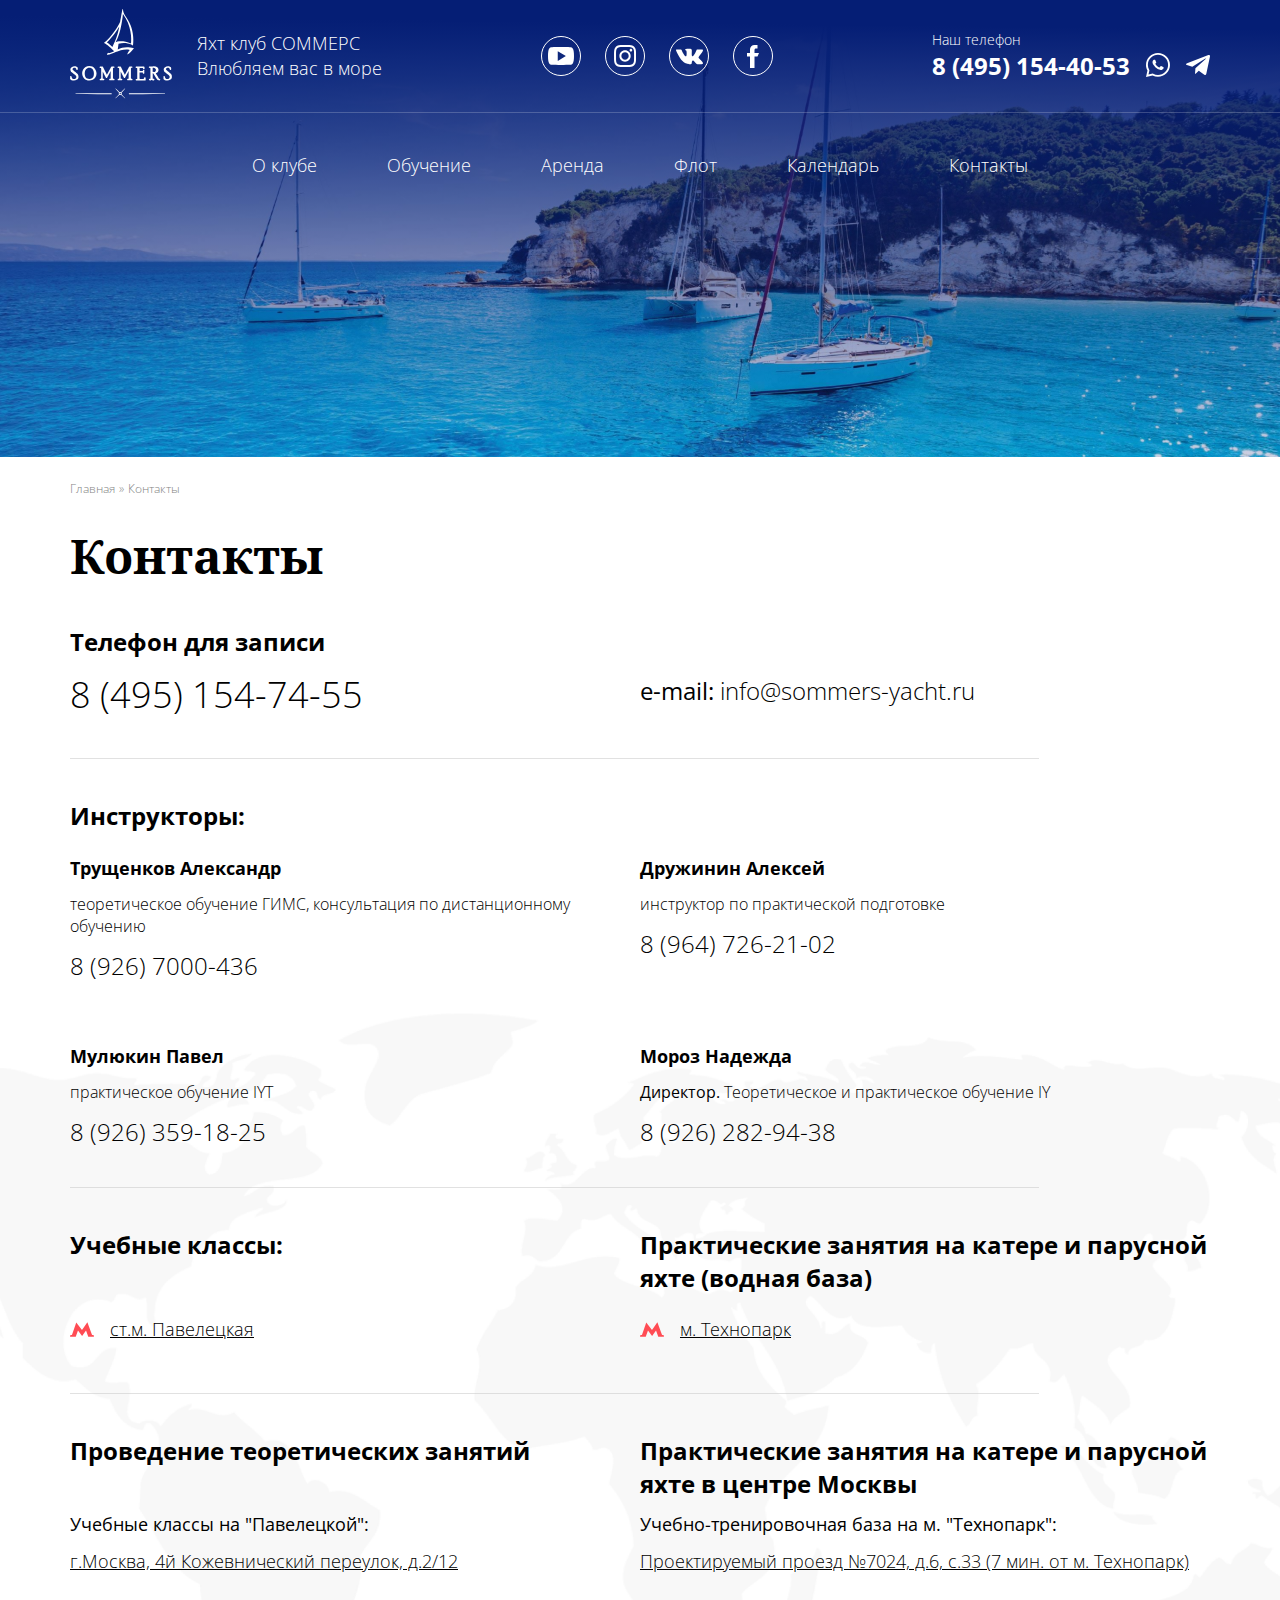
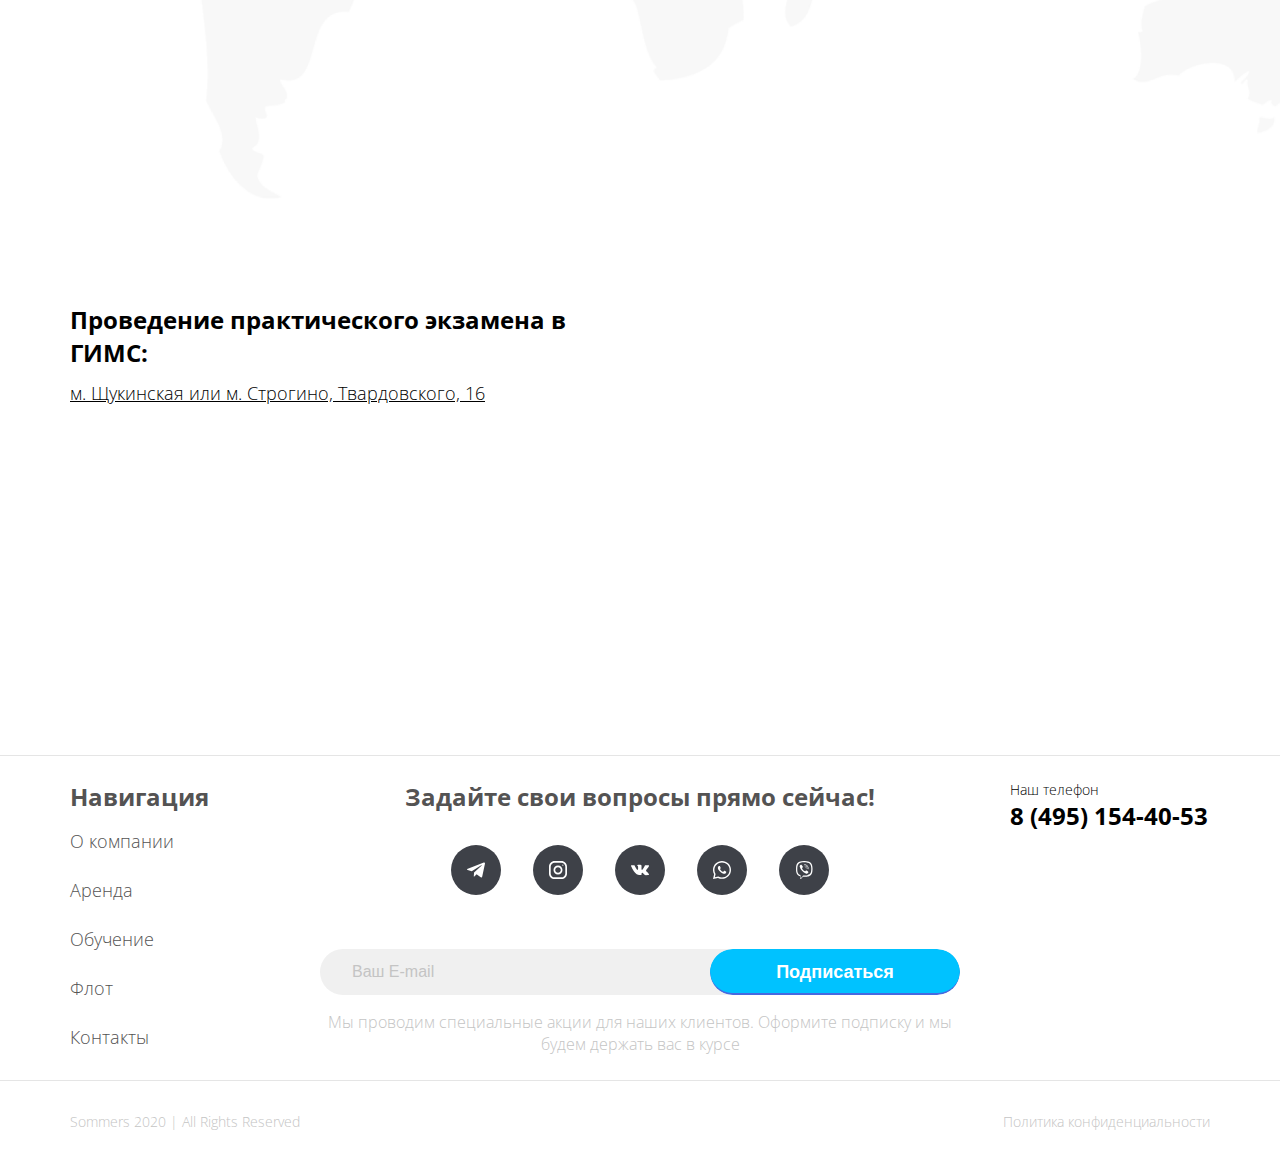
<file: contacts.html>
<!DOCTYPE html>
<html xmlns="http://www.w3.org/1999/xhtml">
<head>
    <meta http-equiv="text/html" charset="utf-8">
    <meta http-equiv="X-UA-Compatible" content="IE=edge">
    <meta name="viewport" content="width=device-width, initial-scale=1">
    <title>Контакты | Яхт-клуб Sommers</title>
    <link rel="stylesheet" type="text/css" href="css/slick.css"/>
    <link rel="stylesheet" type="text/css" href="css/style.min.css"/>
  
</head>
<body>

    <section class="top top--no_head-block">

        <!-- HEADER -->

        <header class="header">
            <div class="container">
                <div class="header__flex">
                    <div class="header__left">
                        <a href="/" class="header__logo"><img src="img/logo.svg" alt=""></a>
                        <div class="header__text">Яхт клуб СОММЕРС<br> Влюбляем вас в море</div>
                    </div>
                    <div class="header__socials">
                        <a href="" class="header__soc"><img src="img/head-yt.svg" alt=""></a>
                        <a href="" class="header__soc"><img src="img/head-insta.svg" alt=""></a>
                        <a href="" class="header__soc"><img src="img/head-vk.svg" alt=""></a>
                        <a href="" class="header__soc"><img src="img/head-fb.svg" alt=""></a>
                    </div>
                    <div class="header__right">
                        <span class="header__phone-text">Наш телефон</span>
                        <div class="header__contacts">
                            <a href="tel:" class="header__phone">8 (495) 154-40-53</a>
                            <a href="" class="header__mes">
                                <svg width="24" height="24" viewBox="0 0 24 24" fill="none" xmlns="http://www.w3.org/2000/svg">
                                    <path d="M20.4338 3.48523C18.1793 1.23907 15.18 0.00128174 11.9879 0C8.80298 0 5.79895 1.23669 3.52954 3.4823C1.2561 5.73175 0.00292969 8.72113 0 11.8889V11.8925V11.8947C0.000366211 13.812 0.504089 15.7462 1.46027 17.5117L0.0327759 24L6.59583 22.5071C8.25806 23.3448 10.1127 23.7865 11.9833 23.7872H11.9881C15.1725 23.7872 18.1765 22.5504 20.4463 20.3046C22.7217 18.0533 23.9755 15.0677 23.9769 11.898C23.9778 8.75061 22.7197 5.76288 20.4338 3.48523V3.48523ZM11.9879 21.9141H11.9837C10.3041 21.9133 8.63983 21.4916 7.17114 20.6942L6.86078 20.5258L2.49664 21.5184L3.44458 17.2103L3.26184 16.8951C2.35327 15.3283 1.87317 13.5987 1.87317 11.8927C1.87665 6.37079 6.41364 1.87317 11.9875 1.87317C14.6803 1.87427 17.2104 2.91815 19.1118 4.81219C21.0419 6.73553 22.1045 9.25177 22.1036 11.8975C22.1014 17.4207 17.5635 21.9141 11.9879 21.9141V21.9141Z" fill="white"/>
                                    <path d="M8.72589 6.6499H8.20038C8.01746 6.6499 7.72046 6.71838 7.46924 6.99176C7.21783 7.26532 6.5094 7.92651 6.5094 9.27124C6.5094 10.616 7.49213 11.9153 7.62909 12.0978C7.76624 12.2802 9.52606 15.1279 12.3133 16.2234C14.6298 17.1338 15.1013 16.9527 15.6039 16.9071C16.1067 16.8617 17.2264 16.2461 17.4549 15.608C17.6834 14.9698 17.6834 14.4227 17.6149 14.3085C17.5463 14.1946 17.3633 14.1263 17.0892 13.9897C16.8149 13.8529 15.4709 13.1805 15.2195 13.0892C14.9681 12.9982 14.7854 12.9526 14.6025 13.2263C14.4196 13.4995 13.881 14.1316 13.721 14.314C13.5612 14.4965 13.4011 14.5194 13.1268 14.3826C12.8525 14.2455 11.9784 13.9518 10.9308 13.0209C10.1155 12.2963 9.54968 11.3724 9.38965 11.0988C9.2298 10.8254 9.37262 10.6775 9.51013 10.5411C9.63336 10.4188 9.7998 10.2514 9.93695 10.0919C10.0739 9.93225 10.1129 9.81836 10.2045 9.63599C10.2958 9.45361 10.2501 9.29395 10.1816 9.15735C10.1129 9.02057 9.58667 7.66907 9.34277 7.12854H9.34296C9.13751 6.67334 8.92126 6.65796 8.72589 6.6499V6.6499Z" fill="white"/>
                                </svg>
                            </a>
                            <a href="" class="header__mes">
                                <svg width="24" height="24" viewBox="0 0 24 24" fill="none" xmlns="http://www.w3.org/2000/svg">
                                    <path d="M9.417 15.1809L9.02 20.7649C9.588 20.7649 9.834 20.5209 10.129 20.2279L12.792 17.6829L18.31 21.7239C19.322 22.2879 20.035 21.9909 20.308 20.7929L23.93 3.82092L23.931 3.81992C24.252 2.32392 23.39 1.73892 22.404 2.10592L1.11399 10.2569C-0.339005 10.8209 -0.317005 11.6309 0.866995 11.9979L6.31 13.6909L18.953 5.77992C19.548 5.38592 20.089 5.60392 19.644 5.99792L9.417 15.1809Z" fill="white"/>
                                </svg>
                            </a>
                        </div>
                    </div>

                    <button class="header__mobile-menu-button">
                        <span></span>
                        <span></span>
                        <span></span>
                    </button>
                </div>
            </div>
        </header>

        <div class="head">
            <div class="container">
                <div class="head__menu-wrap">
                    <nav class="head__menu">
                        <a href="#" class="head__link">О клубе</a>
                        <a href="#" class="head__link">Обучение</a>
                        <a href="#" class="head__link">Аренда</a>
                        <a href="#" class="head__link">Флот</a>
                        <a href="#" class="head__link">Календарь</a>
                        <a href="#" class="head__link">Контакты</a>
                    </nav>
                </div>
            </div>
        </div>
    </section>

    <div class="page page--no_head-block page--white">

        <!-- BREADCRUMBS -->

        <div class="container">
            <div class="breads">
                <a href="#" class="breads__item">Главная</a>
                <span class="breads__item">Контакты</span>
            </div>
        </div>

        <section class="contacts">
            <div class="container">
                <h1 class="title contacts__title"><strong>Контакты</strong></h1>

                <div class="contacts__flex">
                    <p class="contacts__name">Телефон для записи</p>
                    <div class="contacts__side">
                        <a href="tel:" class="contacts__phone">8 (495) 154-74-55</a>
                    </div>
                    <div class="contacts__side contacts__side--bottom">
                        <p class="contacts__email"><strong>e-mail:</strong> <a href="mailto:">info@sommers-yacht.ru</a></p>
                    </div>
                </div>

                <div class="contacts__flex">
                    <p class="contacts__name">Инструкторы:</p>
                    <div class="contacts__side contacts__side--instructor">
                        <p class="contacts__instructor">Трущенков Александр</p>
                        <p class="contacts__instructor-desc">теоретическое обучение ГИМС, консультация по дистанционному обучению</p>
                        <a href="tel:" class="contacts__instructor-phone">8 (926) 7000-436</a>
                    </div>
                    <div class="contacts__side contacts__side--instructor">
                        <p class="contacts__instructor">Дружинин Алексей</p>
                        <p class="contacts__instructor-desc">инструктор по практической подготовке</p>
                        <a href="tel:" class="contacts__instructor-phone">8 (964) 726-21-02</a>
                    </div>
                    <div class="contacts__side contacts__side--instructor">
                        <p class="contacts__instructor">Мулюкин Павел</p>
                        <p class="contacts__instructor-desc">практическое обучение IYT</p>
                        <a href="tel:" class="contacts__instructor-phone">8 (926) 359-18-25</a>
                    </div>
                    <div class="contacts__side contacts__side--instructor">
                        <p class="contacts__instructor">Мороз Надежда</p>
                        <p class="contacts__instructor-desc"><strong>Директор.</strong> Теоретическое и практическое обучение IY</p>
                        <a href="tel:" class="contacts__instructor-phone">8 (926) 282-94-38</a>
                    </div>
                </div>

                <div class="contacts__flex">
                    <div></div>
                    <div class="contacts__side contacts__side--mobile_1">
                        <p class="contacts__name">Учебные классы:</p>
                    </div>
                    <div class="contacts__side contacts__side--mobile_3">
                        <p class="contacts__name">Практические занятия на катере и парусной яхте (водная база)</p>
                    </div>
                    <div class="contacts__side contacts__side--mobile_2">
                        <p class="contacts__metro">ст.м. Павелецкая</p>
                    </div>
                    <div class="contacts__side contacts__side--mobile_4">
                        <p class="contacts__metro">м. Технопарк</p>
                    </div>
                </div>

                <div class="contacts__flex">
                    <div></div>
                    <div class="contacts__side contacts__side--mobile_1">
                        <p class="contacts__name">Проведение теоретических занятий</p>
                    </div>
                    <div class="contacts__side contacts__side--mobile_3">
                        <p class="contacts__name">Практические занятия на катере и парусной яхте в центре Москвы</p>
                    </div>
                    <div class="contacts__side contacts__side--mobile_2">
                        <p class="contacts__address contacts__address--label"><strong>Учебные классы на "Павелецкой":</strong></p>
                        <p class="contacts__address"><u>г.Москва, 4й Кожевнический переулок, д.2/12</u></p>
                        <div class="contacts__map">
                            <iframe src="https://yandex.ua/map-widget/v1/-/CKac4Rp~" allowfullscreen="true" style="position:relative;"></iframe>
                        </div>
                    </div>
                    <div class="contacts__side contacts__side--mobile_4">
                        <p class="contacts__address contacts__address--label"><strong>Учебно-тренировочная база на м. "Технопарк":</strong></p>
                        <p class="contacts__address"><u>Проектируемый проезд №7024, д.6, с.33 (7 мин. от м. Технопарк)</u></p>
                        <div class="contacts__map">
                            <iframe src="https://yandex.ua/map-widget/v1/-/CKacYHlD" allowfullscreen="true" style="position:relative;"></iframe>
                        </div>
                    </div>
                    <div class="contacts__side contacts__side--mobile_5">
                        <p class="contacts__name">Проведение практического экзамена в ГИМС:</p>
                        <p class="contacts__address"><u>м. Щукинская или м. Строгино, Твардовского, 16</u></p>
                        <div class="contacts__map">
                            <iframe src="https://yandex.ua/map-widget/v1/-/CKacaZ6O" allowfullscreen="true" style="position:relative;"></iframe>
                        </div>
                    </div>
                </div>
            </div>
        </section>

        <!-- FOOTER -->

        <footer class="footer">
            <div class="container">
                <div class="footer__main">
                    <div class="footer__menu">
                        <p class="footer__menu-title">Навигация</p>

                        <a href="#" class="footer__link">О компании</a>
                        <a href="#" class="footer__link">Аренда</a>
                        <a href="#" class="footer__link">Обучение</a>
                        <a href="#" class="footer__link">Флот</a>
                        <a href="#" class="footer__link">Контакты</a>
                    </div>
                    <div class="footer__center">
                        <p class="footer__center-title">Задайте свои вопросы прямо сейчас!</p>

                        <div class="footer__socials">
                            <a href="#" class="footer__soc"><img src="img/footer-tg.svg" alt=""></a>
                            <a href="#" class="footer__soc"><img src="img/footer-insta.svg" alt=""></a>
                            <a href="#" class="footer__soc"><img src="img/footer-vk.svg" alt=""></a>
                            <a href="#" class="footer__soc"><img src="img/footer-wa.svg" alt=""></a>
                            <a href="#" class="footer__soc"><img src="img/footer-viber.svg" alt=""></a>
                        </div>

                        <form class="footer__form">
                            <input type="text" class="footer__input" placeholder="Ваш E-mail">
                            <button class="button footer__button"><span>Подписаться</span></button>
                        </form>

                        <p class="footer__note">Мы проводим специальные акции для наших клиентов. Оформите подписку и мы будем держать вас в курсе</p>
                    </div>
                    <div class="footer__right">
                        <p class="footer__phone-label">Наш телефон</p>
                        <a href="tel:" class="footer__phone">8 (495) 154-40-53</a>
                    </div>
                </div>
            </div>

            <div class="footer__bottom">
                <div class="container">
                    <div class="footer__flex">
                        <span>Sommers 2020 | All Rights Reserved</span>
                        <a href="#">Политика конфиденциальности</a>
                    </div>
                </div>
            </div>
        </footer>
    </div>

    <!-- MODAL -->

    <div class="modal">
        <div class="modal__block">
            <form class="modal__content">
                <p class="title modal__title">Остались вопросы? <strong>Задайте их нам</strong></p>
                <input type="text" class="modal__input" placeholder="Введите имя">
                <input type="text" class="modal__input modal__input--phone tel-input" placeholder="+7">
                <p class="modal__note">Нажимая на кнопку "Отправить", вы соглашаетесь с нашей <a href="#">Политикой конфиденциальности</a></p>
                <button class="button modal__button"><span>Отправить</span></button>
            </form>
        </div>
    </div>

    <script src="https://ajax.googleapis.com/ajax/libs/jquery/2.2.3/jquery.min.js"></script>
    <script src="js/slick.min.js"></script>
    <script src="js/inputmask.js"></script>
    <script src="js/jquery.inputmask.js"></script>
    <script type="text/javascript" src="js/scripts.js"></script>
</body>
</html>
</file>
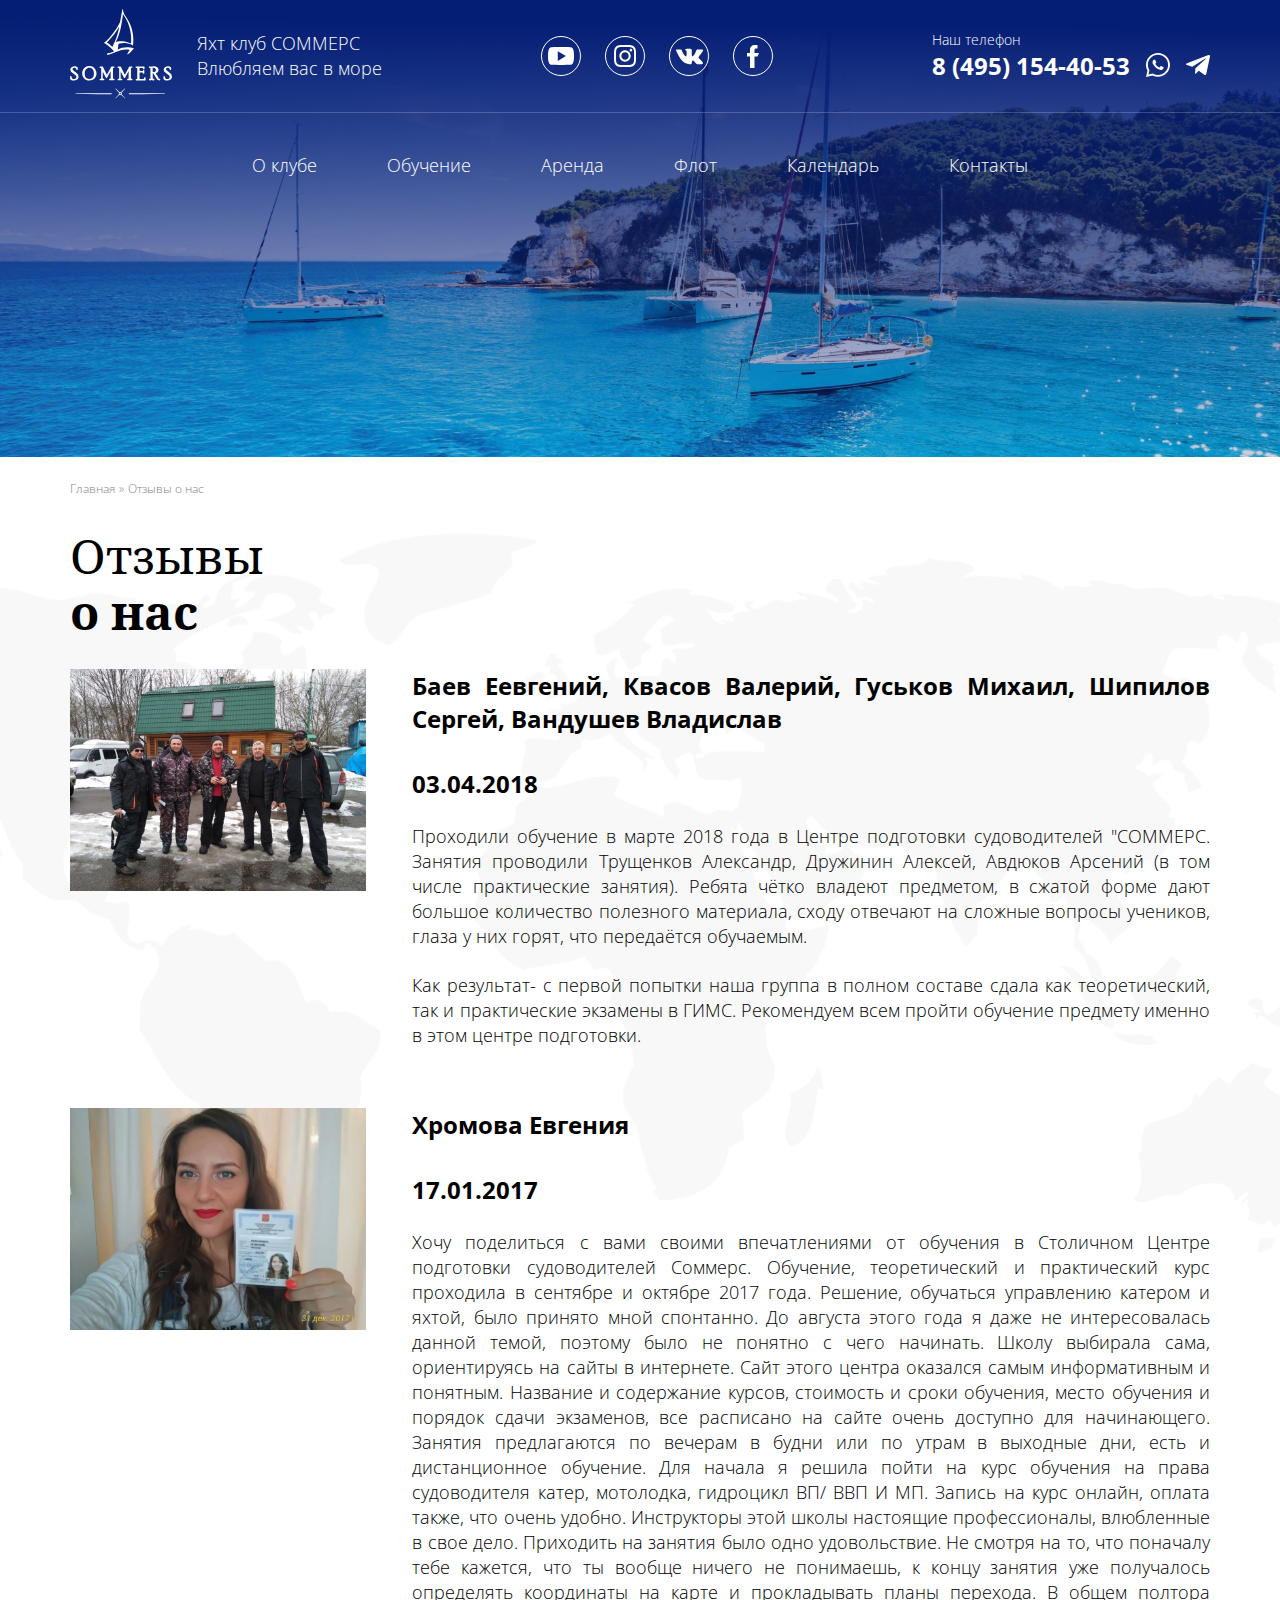
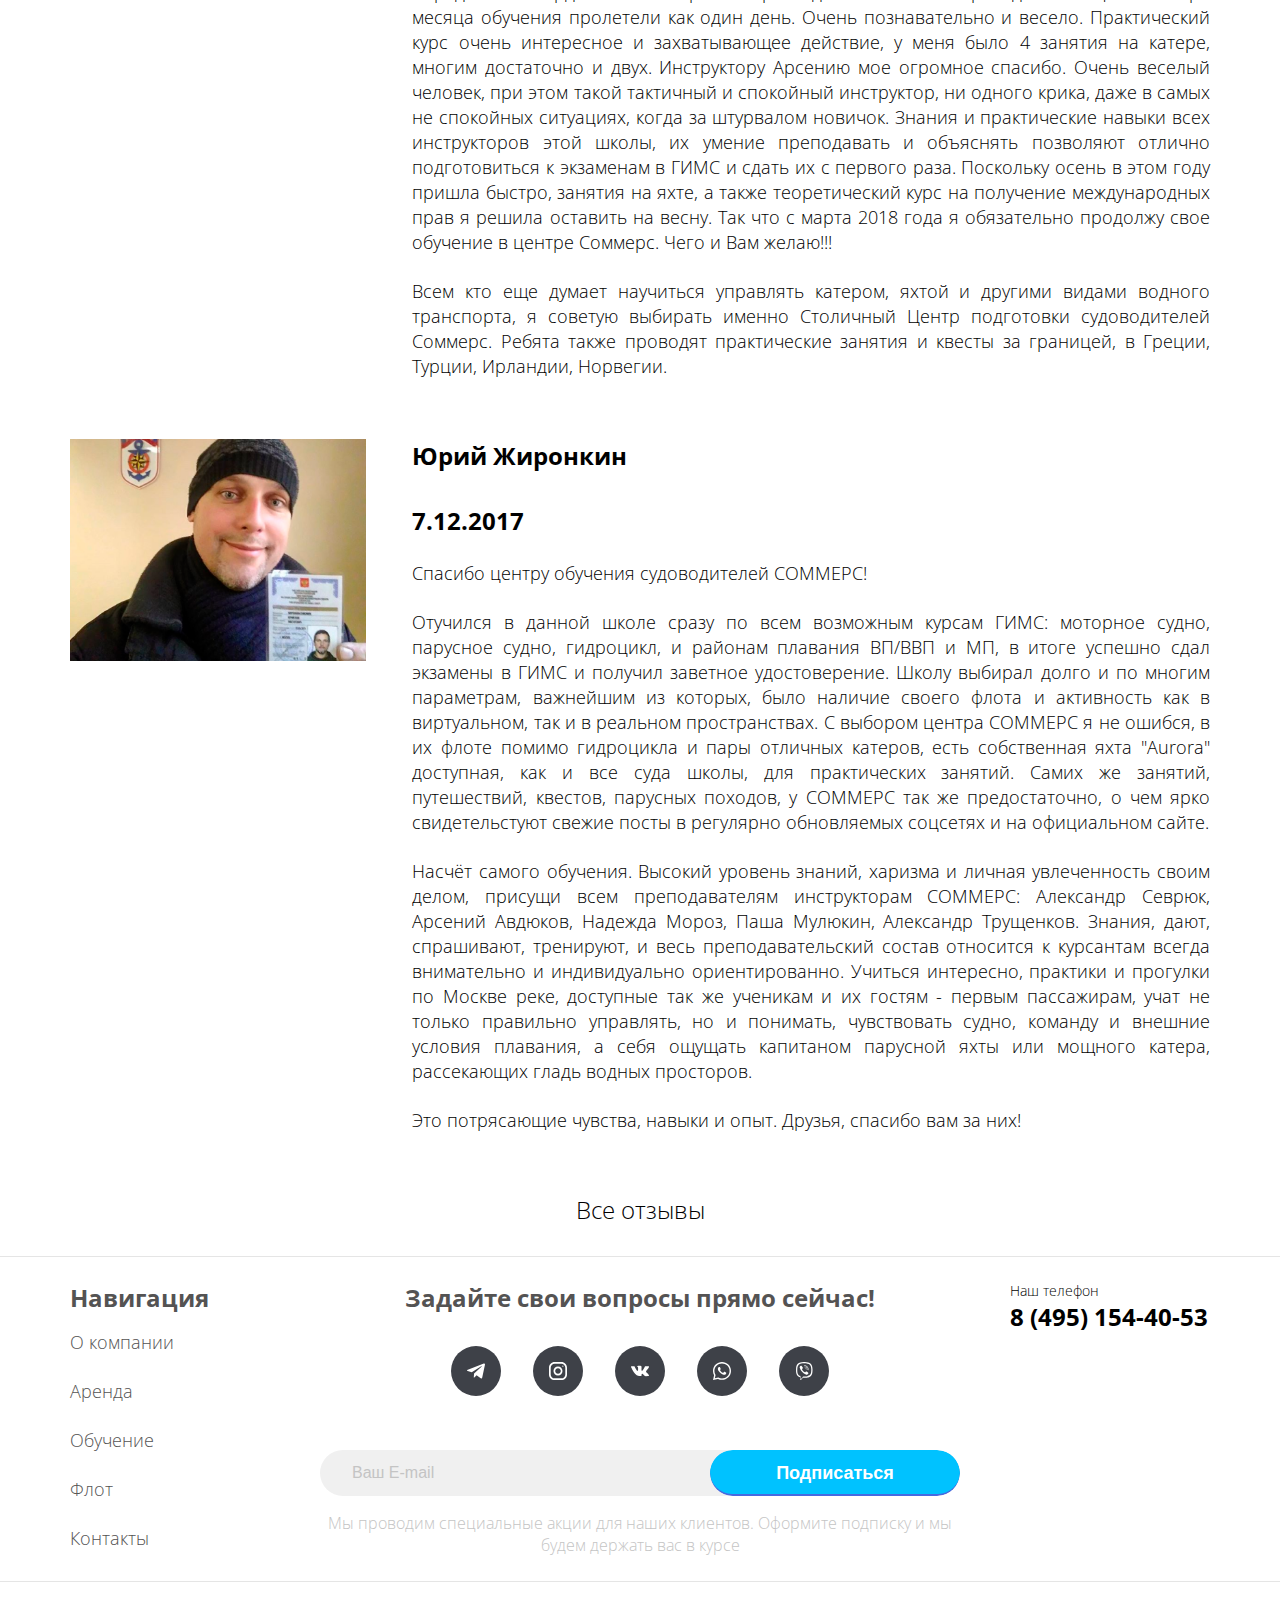
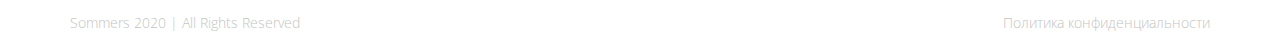
<file: reviews.html>
<!DOCTYPE html>
<html xmlns="http://www.w3.org/1999/xhtml">
<head>
    <meta http-equiv="text/html" charset="utf-8">
    <meta http-equiv="X-UA-Compatible" content="IE=edge">
    <meta name="viewport" content="width=device-width, initial-scale=1">
    <title>Отзывы о нас | Яхт-клуб Sommers</title>
    <link rel="stylesheet" type="text/css" href="css/slick.css"/>
    <link rel="stylesheet" type="text/css" href="css/style.min.css"/>
  
</head>
<body>

    <section class="top top--no_head-block">

        <!-- HEADER -->

        <header class="header">
            <div class="container">
                <div class="header__flex">
                    <div class="header__left">
                        <a href="/" class="header__logo"><img src="img/logo.svg" alt=""></a>
                        <div class="header__text">Яхт клуб СОММЕРС<br> Влюбляем вас в море</div>
                    </div>
                    <div class="header__socials">
                        <a href="" class="header__soc"><img src="img/head-yt.svg" alt=""></a>
                        <a href="" class="header__soc"><img src="img/head-insta.svg" alt=""></a>
                        <a href="" class="header__soc"><img src="img/head-vk.svg" alt=""></a>
                        <a href="" class="header__soc"><img src="img/head-fb.svg" alt=""></a>
                    </div>
                    <div class="header__right">
                        <span class="header__phone-text">Наш телефон</span>
                        <div class="header__contacts">
                            <a href="tel:" class="header__phone">8 (495) 154-40-53</a>
                            <a href="" class="header__mes">
                                <svg width="24" height="24" viewBox="0 0 24 24" fill="none" xmlns="http://www.w3.org/2000/svg">
                                    <path d="M20.4338 3.48523C18.1793 1.23907 15.18 0.00128174 11.9879 0C8.80298 0 5.79895 1.23669 3.52954 3.4823C1.2561 5.73175 0.00292969 8.72113 0 11.8889V11.8925V11.8947C0.000366211 13.812 0.504089 15.7462 1.46027 17.5117L0.0327759 24L6.59583 22.5071C8.25806 23.3448 10.1127 23.7865 11.9833 23.7872H11.9881C15.1725 23.7872 18.1765 22.5504 20.4463 20.3046C22.7217 18.0533 23.9755 15.0677 23.9769 11.898C23.9778 8.75061 22.7197 5.76288 20.4338 3.48523V3.48523ZM11.9879 21.9141H11.9837C10.3041 21.9133 8.63983 21.4916 7.17114 20.6942L6.86078 20.5258L2.49664 21.5184L3.44458 17.2103L3.26184 16.8951C2.35327 15.3283 1.87317 13.5987 1.87317 11.8927C1.87665 6.37079 6.41364 1.87317 11.9875 1.87317C14.6803 1.87427 17.2104 2.91815 19.1118 4.81219C21.0419 6.73553 22.1045 9.25177 22.1036 11.8975C22.1014 17.4207 17.5635 21.9141 11.9879 21.9141V21.9141Z" fill="white"/>
                                    <path d="M8.72589 6.6499H8.20038C8.01746 6.6499 7.72046 6.71838 7.46924 6.99176C7.21783 7.26532 6.5094 7.92651 6.5094 9.27124C6.5094 10.616 7.49213 11.9153 7.62909 12.0978C7.76624 12.2802 9.52606 15.1279 12.3133 16.2234C14.6298 17.1338 15.1013 16.9527 15.6039 16.9071C16.1067 16.8617 17.2264 16.2461 17.4549 15.608C17.6834 14.9698 17.6834 14.4227 17.6149 14.3085C17.5463 14.1946 17.3633 14.1263 17.0892 13.9897C16.8149 13.8529 15.4709 13.1805 15.2195 13.0892C14.9681 12.9982 14.7854 12.9526 14.6025 13.2263C14.4196 13.4995 13.881 14.1316 13.721 14.314C13.5612 14.4965 13.4011 14.5194 13.1268 14.3826C12.8525 14.2455 11.9784 13.9518 10.9308 13.0209C10.1155 12.2963 9.54968 11.3724 9.38965 11.0988C9.2298 10.8254 9.37262 10.6775 9.51013 10.5411C9.63336 10.4188 9.7998 10.2514 9.93695 10.0919C10.0739 9.93225 10.1129 9.81836 10.2045 9.63599C10.2958 9.45361 10.2501 9.29395 10.1816 9.15735C10.1129 9.02057 9.58667 7.66907 9.34277 7.12854H9.34296C9.13751 6.67334 8.92126 6.65796 8.72589 6.6499V6.6499Z" fill="white"/>
                                </svg>
                            </a>
                            <a href="" class="header__mes">
                                <svg width="24" height="24" viewBox="0 0 24 24" fill="none" xmlns="http://www.w3.org/2000/svg">
                                    <path d="M9.417 15.1809L9.02 20.7649C9.588 20.7649 9.834 20.5209 10.129 20.2279L12.792 17.6829L18.31 21.7239C19.322 22.2879 20.035 21.9909 20.308 20.7929L23.93 3.82092L23.931 3.81992C24.252 2.32392 23.39 1.73892 22.404 2.10592L1.11399 10.2569C-0.339005 10.8209 -0.317005 11.6309 0.866995 11.9979L6.31 13.6909L18.953 5.77992C19.548 5.38592 20.089 5.60392 19.644 5.99792L9.417 15.1809Z" fill="white"/>
                                </svg>
                            </a>
                        </div>
                    </div>

                    <button class="header__mobile-menu-button">
                        <span></span>
                        <span></span>
                        <span></span>
                    </button>
                </div>
            </div>
        </header>

        <div class="head">
            <div class="container">
                <div class="head__menu-wrap">
                    <nav class="head__menu">
                        <a href="#" class="head__link">О клубе</a>
                        <a href="#" class="head__link">Обучение</a>
                        <a href="#" class="head__link">Аренда</a>
                        <a href="#" class="head__link">Флот</a>
                        <a href="#" class="head__link">Календарь</a>
                        <a href="#" class="head__link">Контакты</a>
                    </nav>
                </div>
            </div>
        </div>
    </section>

    <div class="page page--no_head-block page--white">

        <!-- BREADCRUMBS -->

        <div class="container">
            <div class="breads">
                <a href="#" class="breads__item">Главная</a>
                <span class="breads__item">Отзывы о нас</span>
            </div>
        </div>

        <section class="text-page text-page--top_bg">
            <div class="container">

                <h1 class="title text-page__title">Отзывы <strong>о нас</strong></h1>

                <div class="training__head">
                    <div class="training__img training__img--rev"><img src="img/rev1.jpg" alt=""></div>
                    <div class="training__head-right training__head-right--rev">
                        <p class="text-page__name">Баев Еевгений, Квасов Валерий, Гуськов Михаил, Шипилов Сергей, Вандушев Владислав</p>
                        <p class="text-page__name">03.04.2018</p>

                        <p class="text-page__text">Проходили обучение в марте 2018 года в Центре подготовки судоводителей "СОММЕРС. Занятия проводили Трущенков Александр, Дружинин Алексей, Авдюков Арсений (в том числе практические занятия). Ребята чётко владеют предметом, в сжатой форме дают большое количество полезного материала, сходу отвечают на сложные вопросы учеников, глаза у них горят, что передаётся обучаемым.</p>
                        <p class="text-page__text">Как результат- с первой попытки наша группа в полном составе сдала как теоретический, так и практические экзамены в ГИМС. Рекомендуем всем пройти обучение предмету именно в этом центре подготовки.</p>
                    </div>
                </div>
                <div class="training__head">
                    <div class="training__img training__img--rev"><img src="img/rev2.png" alt=""></div>
                    <div class="training__head-right training__head-right--rev">
                        <p class="text-page__name">Хромова Евгения</p>
                        <p class="text-page__name">17.01.2017</p>

                        <p class="text-page__text">Хочу поделиться с вами своими впечатлениями от обучения в Столичном Центре подготовки судоводителей Соммерс. Обучение, теоретический и практический курс проходила в сентябре и октябре 2017 года. Решение, обучаться управлению катером и яхтой, было принято мной спонтанно. До августа этого года я даже не интересовалась данной темой, поэтому было не понятно с чего начинать. Школу выбирала сама, ориентируясь на сайты в интернете. Сайт этого центра оказался самым информативным и понятным. Название и содержание курсов, стоимость и сроки обучения, место обучения и порядок сдачи экзаменов, все расписано на сайте очень доступно для начинающего. Занятия предлагаются по вечерам в будни или по утрам в выходные дни, есть и дистанционное обучение. Для начала я решила пойти на курс обучения на права судоводителя катер, мотолодка, гидроцикл ВП/ ВВП И МП. Запись на курс онлайн, оплата также, что очень удобно. Инструкторы этой школы настоящие профессионалы, влюбленные в свое дело. Приходить на занятия было одно удовольствие. Не смотря на то, что поначалу тебе кажется, что ты вообще ничего не понимаешь, к концу занятия уже получалось определять координаты на карте и прокладывать планы перехода. В общем полтора месяца обучения пролетели как один день. Очень познавательно и весело. Практический курс очень интересное и захватывающее действие, у меня было 4 занятия на катере, многим достаточно и двух. Инструктору Арсению мое огромное спасибо. Очень веселый человек, при этом такой тактичный и спокойный инструктор, ни одного крика, даже в самых не спокойных ситуациях, когда за штурвалом новичок. Знания и практические навыки всех инструкторов этой школы, их умение преподавать и объяснять позволяют отлично подготовиться к экзаменам в ГИМС и сдать их с первого раза. Поскольку осень в этом году пришла быстро, занятия на яхте, а также теоретический курс на получение международных прав я решила оставить на весну. Так что с марта 2018 года я обязательно продолжу свое обучение в центре Соммерс. Чего и Вам желаю!!!</p>
                        <p class="text-page__text">Всем кто еще думает научиться управлять катером, яхтой и другими видами водного транспорта, я советую выбирать именно Столичный Центр подготовки судоводителей Соммерс. Ребята также проводят практические занятия и квесты за границей, в Греции, Турции, Ирландии, Норвегии.</p>
                    </div>
                </div>
                <div class="training__head">
                    <div class="training__img training__img--rev"><img src="img/rev3.png" alt=""></div>
                    <div class="training__head-right training__head-right--rev">
                        <p class="text-page__name">Юрий Жиронкин</p>
                        <p class="text-page__name">7.12.2017</p>

                        <p class="text-page__text">Спасибо центру обучения судоводителей СОММЕРС!</p>
                        <p class="text-page__text">Отучился в данной школе сразу по всем возможным курсам ГИМС: моторное судно, парусное судно, гидроцикл, и районам плавания ВП/ВВП и МП, в итоге успешно сдал экзамены в ГИМС и получил заветное удостоверение. Школу выбирал долго и по многим параметрам, важнейшим из которых, было наличие своего флота и активность как в виртуальном, так и в реальном пространствах. С выбором центра СОММЕРС я не ошибся, в их флоте помимо гидроцикла и пары отличных катеров, есть собственная яхта "Aurora" доступная, как и все суда школы, для практических занятий. Самих же занятий, путешествий, квестов, парусных походов, у СОММЕРС так же предостаточно, о чем ярко свидетельстуют свежие посты в регулярно обновляемых соцсетях и на официальном сайте.</p>
                        <p class="text-page__text">Насчёт самого обучения. Высокий уровень знаний, харизма и личная увлеченность своим делом, присущи всем преподавателям инструкторам СОММЕРС: Александр Севрюк, Арсений Авдюков, Надежда Мороз, Паша Мулюкин, Александр Трущенков. Знания, дают, спрашивают, тренируют, и весь преподавательский состав относится к курсантам всегда внимательно и индивидуально ориентированно. Учиться интересно, практики и прогулки по Москве реке, доступные так же ученикам и их гостям - первым пассажирам, учат не только правильно управлять, но и понимать, чувствовать судно, команду и внешние условия плавания, а себя ощущать капитаном парусной яхты или мощного катера, рассекающих гладь водных просторов.</p>
                        <p class="text-page__text">Это потрясающие чувства, навыки и опыт. Друзья, спасибо вам за них!</p>
                    </div>
                </div>

                <p class="text-page__more"><span>Все отзывы</span></p>

                <div class="training__head training__head--hidden">
                    <div class="training__img training__img--rev"><img src="img/rev1.jpg" alt=""></div>
                    <div class="training__head-right training__head-right--rev">
                        <p class="text-page__name">Баев Еевгений, Квасов Валерий, Гуськов Михаил, Шипилов Сергей, Вандушев Владислав</p>
                        <p class="text-page__name">03.04.2018</p>

                        <p class="text-page__text">Проходили обучение в марте 2018 года в Центре подготовки судоводителей "СОММЕРС. Занятия проводили Трущенков Александр, Дружинин Алексей, Авдюков Арсений (в том числе практические занятия). Ребята чётко владеют предметом, в сжатой форме дают большое количество полезного материала, сходу отвечают на сложные вопросы учеников, глаза у них горят, что передаётся обучаемым.</p>
                        <p class="text-page__text">Как результат- с первой попытки наша группа в полном составе сдала как теоретический, так и практические экзамены в ГИМС. Рекомендуем всем пройти обучение предмету именно в этом центре подготовки.</p>
                    </div>
                </div>
                <div class="training__head training__head--hidden">
                    <div class="training__img training__img--rev"><img src="img/rev2.png" alt=""></div>
                    <div class="training__head-right training__head-right--rev">
                        <p class="text-page__name">Хромова Евгения</p>
                        <p class="text-page__name">17.01.2017</p>

                        <p class="text-page__text">Хочу поделиться с вами своими впечатлениями от обучения в Столичном Центре подготовки судоводителей Соммерс. Обучение, теоретический и практический курс проходила в сентябре и октябре 2017 года. Решение, обучаться управлению катером и яхтой, было принято мной спонтанно. До августа этого года я даже не интересовалась данной темой, поэтому было не понятно с чего начинать. Школу выбирала сама, ориентируясь на сайты в интернете. Сайт этого центра оказался самым информативным и понятным. Название и содержание курсов, стоимость и сроки обучения, место обучения и порядок сдачи экзаменов, все расписано на сайте очень доступно для начинающего. Занятия предлагаются по вечерам в будни или по утрам в выходные дни, есть и дистанционное обучение. Для начала я решила пойти на курс обучения на права судоводителя катер, мотолодка, гидроцикл ВП/ ВВП И МП. Запись на курс онлайн, оплата также, что очень удобно. Инструкторы этой школы настоящие профессионалы, влюбленные в свое дело. Приходить на занятия было одно удовольствие. Не смотря на то, что поначалу тебе кажется, что ты вообще ничего не понимаешь, к концу занятия уже получалось определять координаты на карте и прокладывать планы перехода. В общем полтора месяца обучения пролетели как один день. Очень познавательно и весело. Практический курс очень интересное и захватывающее действие, у меня было 4 занятия на катере, многим достаточно и двух. Инструктору Арсению мое огромное спасибо. Очень веселый человек, при этом такой тактичный и спокойный инструктор, ни одного крика, даже в самых не спокойных ситуациях, когда за штурвалом новичок. Знания и практические навыки всех инструкторов этой школы, их умение преподавать и объяснять позволяют отлично подготовиться к экзаменам в ГИМС и сдать их с первого раза. Поскольку осень в этом году пришла быстро, занятия на яхте, а также теоретический курс на получение международных прав я решила оставить на весну. Так что с марта 2018 года я обязательно продолжу свое обучение в центре Соммерс. Чего и Вам желаю!!!</p>
                        <p class="text-page__text">Всем кто еще думает научиться управлять катером, яхтой и другими видами водного транспорта, я советую выбирать именно Столичный Центр подготовки судоводителей Соммерс. Ребята также проводят практические занятия и квесты за границей, в Греции, Турции, Ирландии, Норвегии.</p>
                    </div>
                </div>
            </div>
        </section>

        <!-- FOOTER -->

        <footer class="footer">
            <div class="container">
                <div class="footer__main">
                    <div class="footer__menu">
                        <p class="footer__menu-title">Навигация</p>

                        <a href="#" class="footer__link">О компании</a>
                        <a href="#" class="footer__link">Аренда</a>
                        <a href="#" class="footer__link">Обучение</a>
                        <a href="#" class="footer__link">Флот</a>
                        <a href="#" class="footer__link">Контакты</a>
                    </div>
                    <div class="footer__center">
                        <p class="footer__center-title">Задайте свои вопросы прямо сейчас!</p>

                        <div class="footer__socials">
                            <a href="#" class="footer__soc"><img src="img/footer-tg.svg" alt=""></a>
                            <a href="#" class="footer__soc"><img src="img/footer-insta.svg" alt=""></a>
                            <a href="#" class="footer__soc"><img src="img/footer-vk.svg" alt=""></a>
                            <a href="#" class="footer__soc"><img src="img/footer-wa.svg" alt=""></a>
                            <a href="#" class="footer__soc"><img src="img/footer-viber.svg" alt=""></a>
                        </div>

                        <form class="footer__form">
                            <input type="text" class="footer__input" placeholder="Ваш E-mail">
                            <button class="button footer__button"><span>Подписаться</span></button>
                        </form>

                        <p class="footer__note">Мы проводим специальные акции для наших клиентов. Оформите подписку и мы будем держать вас в курсе</p>
                    </div>
                    <div class="footer__right">
                        <p class="footer__phone-label">Наш телефон</p>
                        <a href="tel:" class="footer__phone">8 (495) 154-40-53</a>
                    </div>
                </div>
            </div>

            <div class="footer__bottom">
                <div class="container">
                    <div class="footer__flex">
                        <span>Sommers 2020 | All Rights Reserved</span>
                        <a href="#">Политика конфиденциальности</a>
                    </div>
                </div>
            </div>
        </footer>
    </div>

    <!-- MODAL -->

    <div class="modal">
        <div class="modal__block">
            <form class="modal__content">
                <p class="title modal__title">Остались вопросы? <strong>Задайте их нам</strong></p>
                <input type="text" class="modal__input" placeholder="Введите имя">
                <input type="text" class="modal__input modal__input--phone tel-input" placeholder="+7">
                <p class="modal__note">Нажимая на кнопку "Отправить", вы соглашаетесь с нашей <a href="#">Политикой конфиденциальности</a></p>
                <button class="button modal__button"><span>Отправить</span></button>
            </form>
        </div>
    </div>

    <script src="https://ajax.googleapis.com/ajax/libs/jquery/2.2.3/jquery.min.js"></script>
    <script src="js/slick.min.js"></script>
    <script src="js/inputmask.js"></script>
    <script src="js/jquery.inputmask.js"></script>
    <script type="text/javascript" src="js/scripts.js"></script>
</body>
</html>
</file>
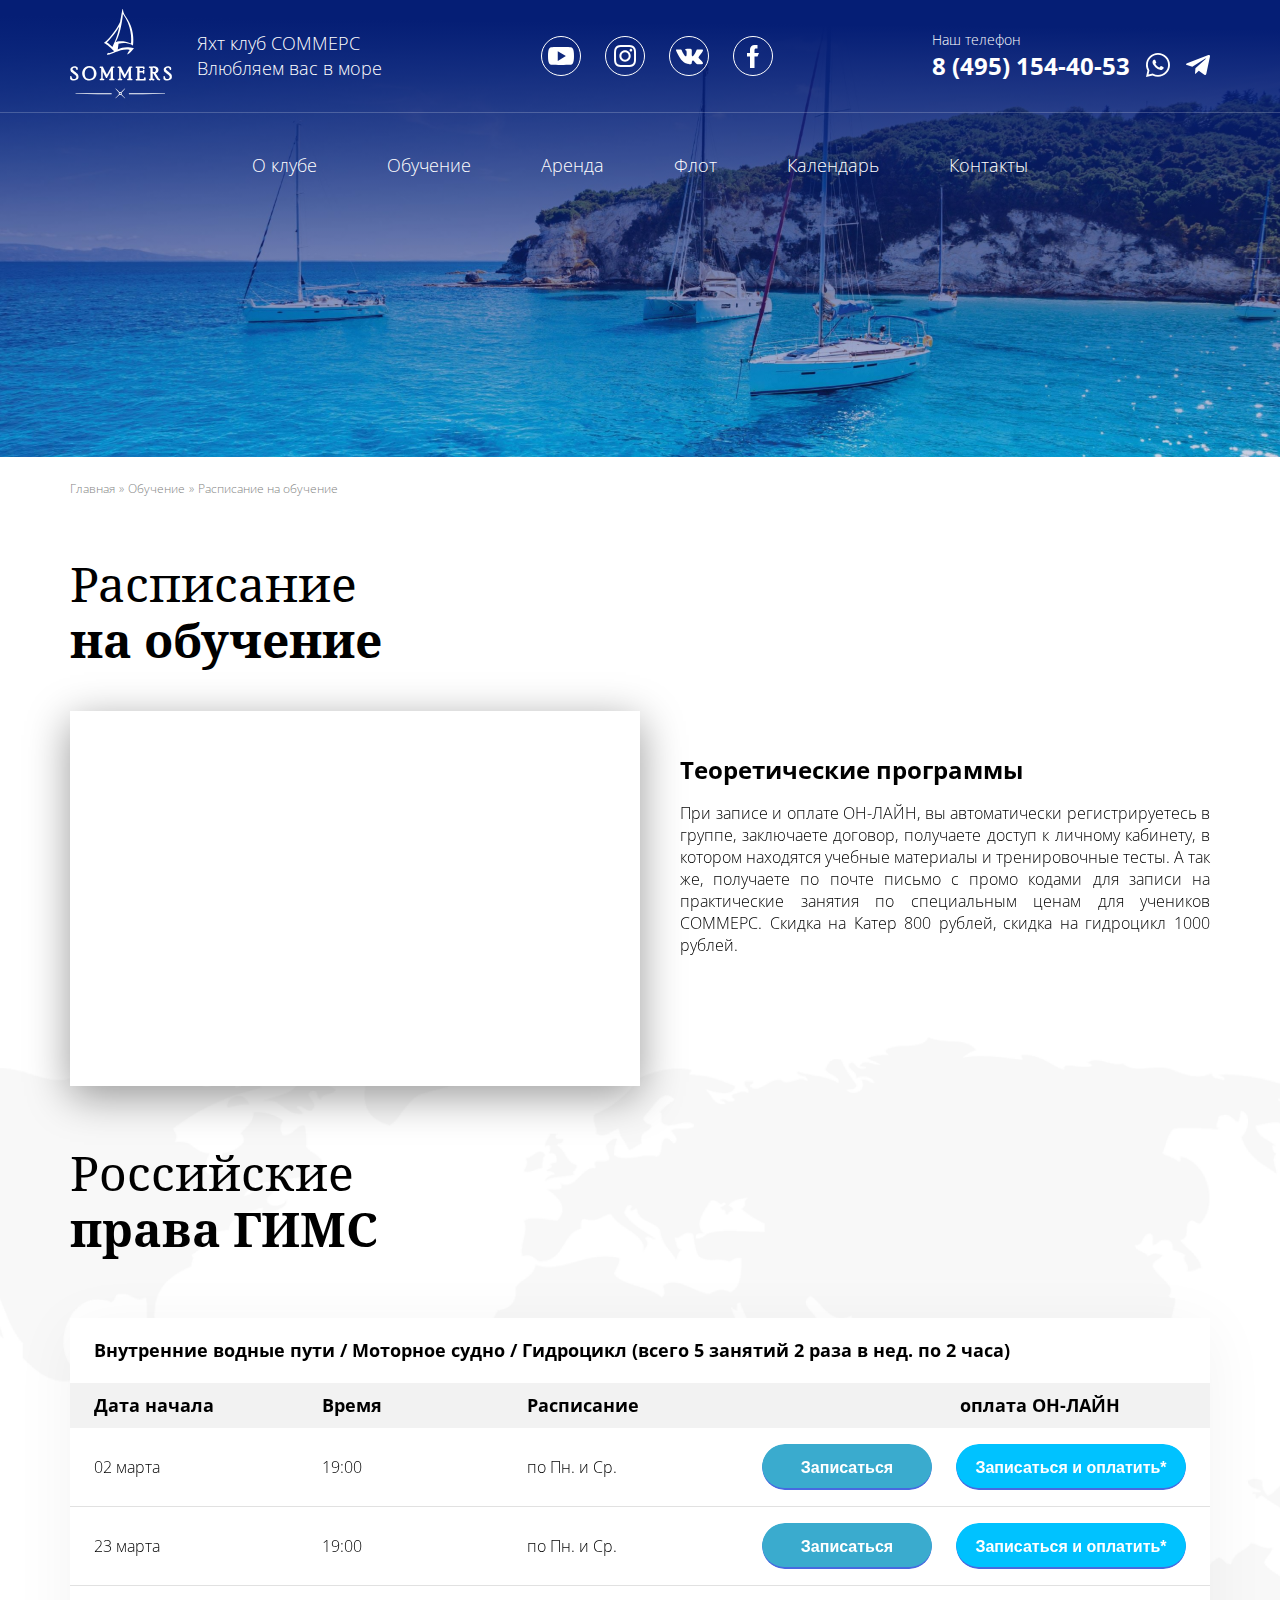
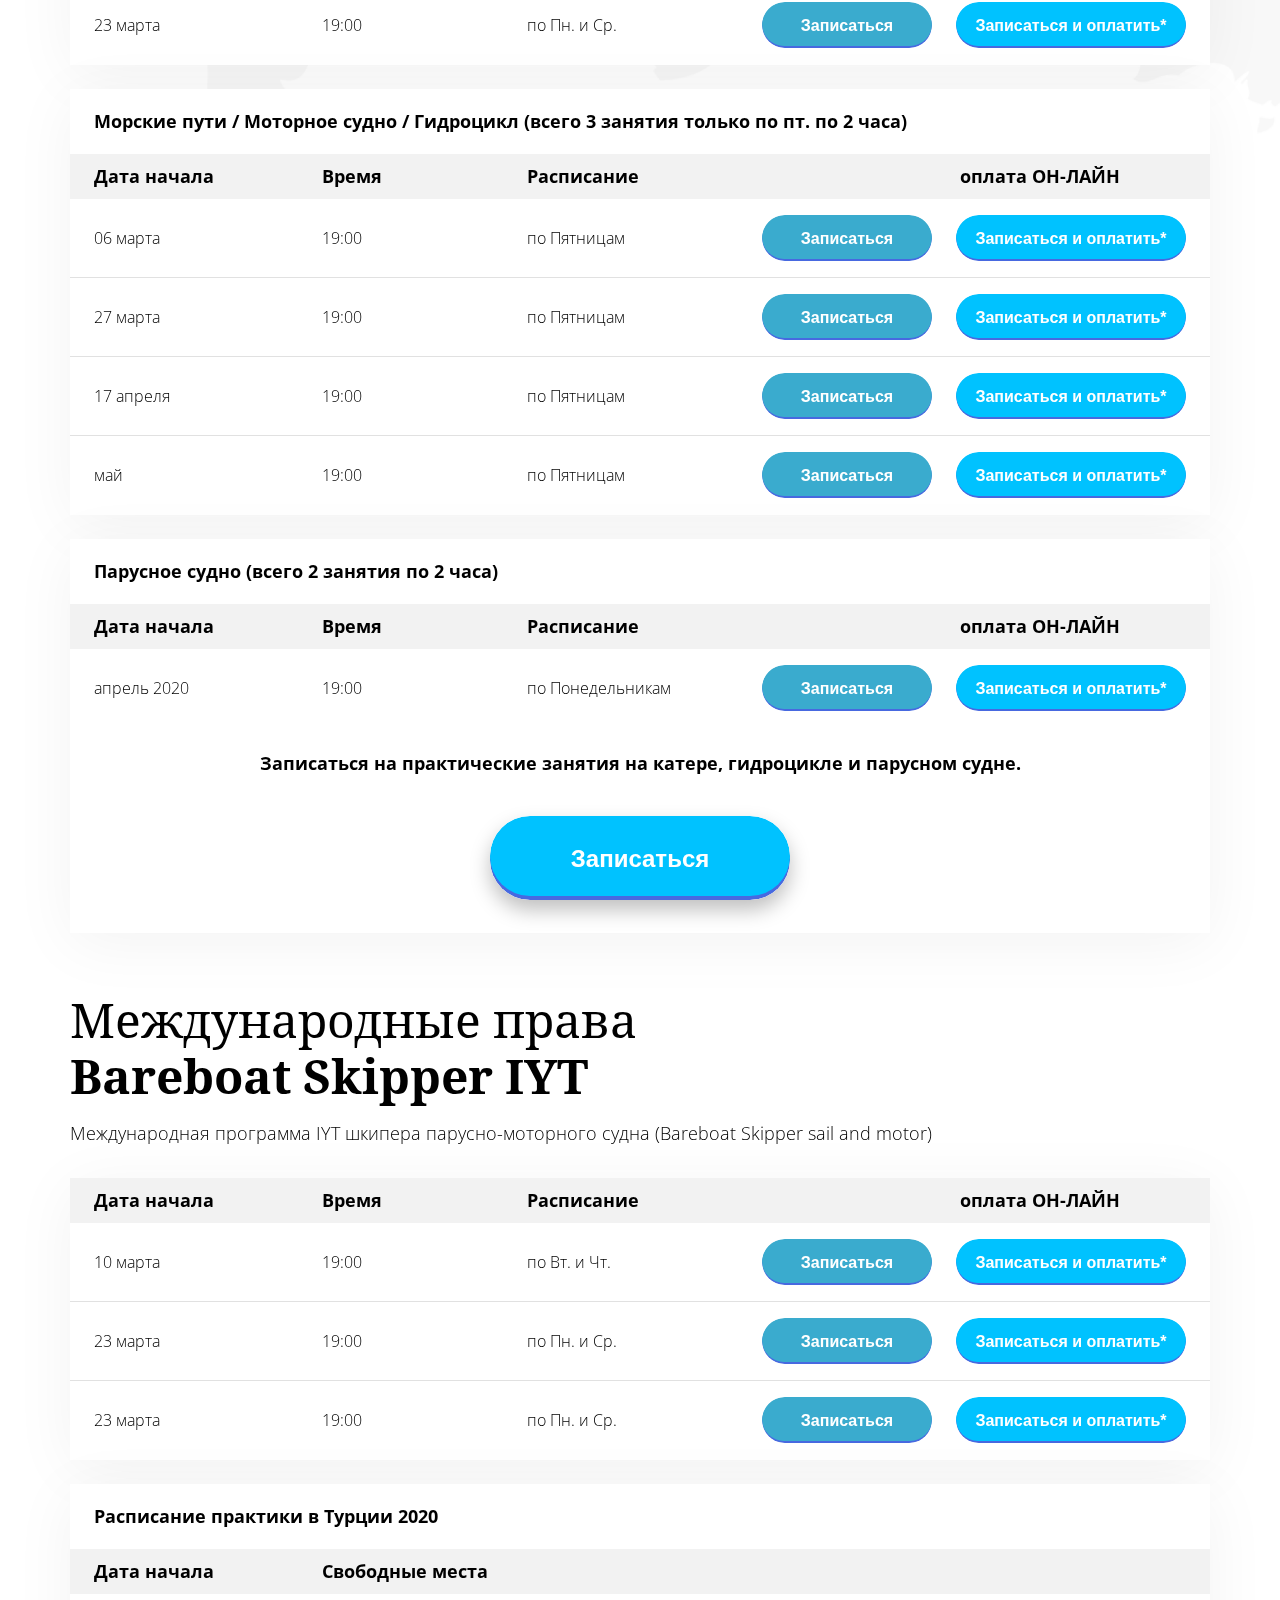
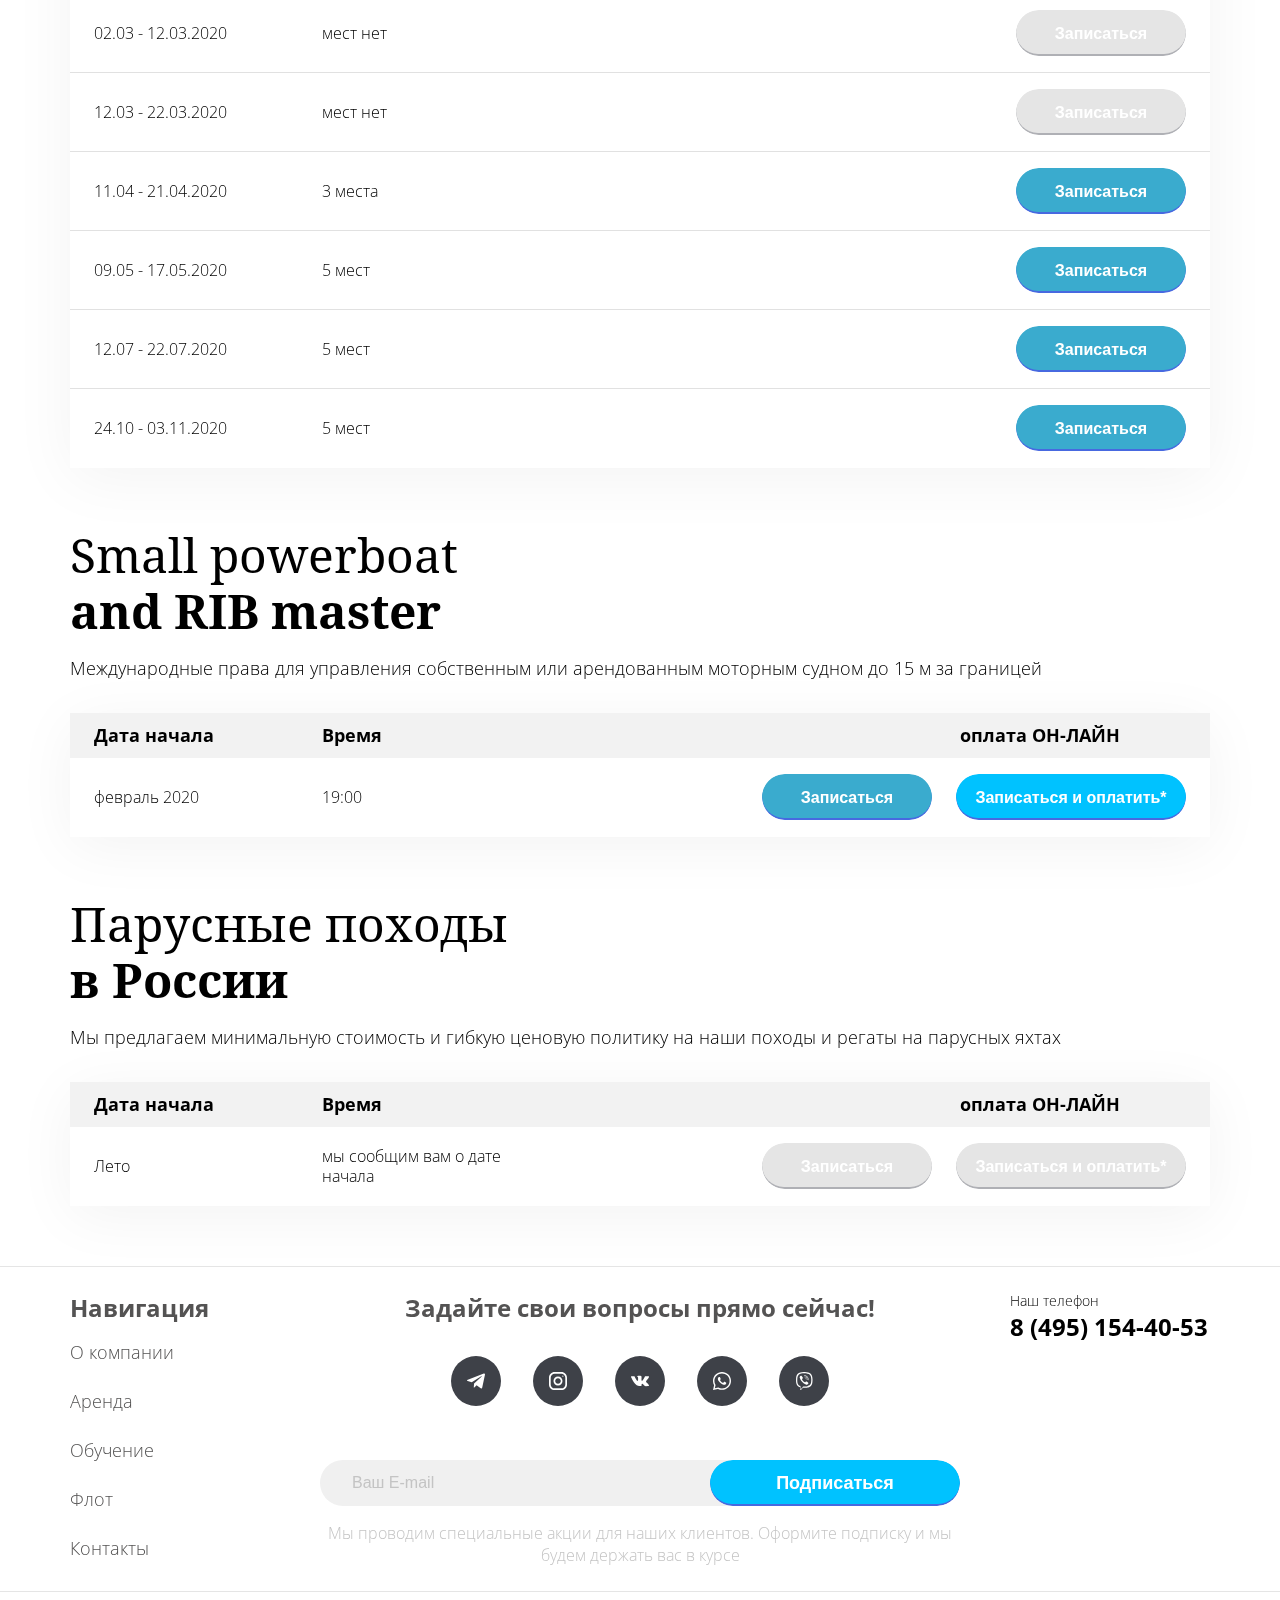
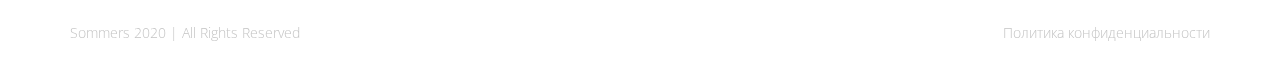
<file: schedule.html>
<!DOCTYPE html>
<html xmlns="http://www.w3.org/1999/xhtml">
<head>
    <meta http-equiv="text/html" charset="utf-8">
    <meta http-equiv="X-UA-Compatible" content="IE=edge">
    <meta name="viewport" content="width=device-width, initial-scale=1">
    <title>Расписание | Яхт-клуб Sommers</title>
    <link rel="stylesheet" type="text/css" href="css/slick.css"/>
    <link rel="stylesheet" type="text/css" href="css/style.min.css"/>
  
</head>
<body>

    <section class="top top--no_head-block">

        <!-- HEADER -->

        <header class="header">
            <div class="container">
                <div class="header__flex">
                    <div class="header__left">
                        <a href="/" class="header__logo"><img src="img/logo.svg" alt=""></a>
                        <div class="header__text">Яхт клуб СОММЕРС<br> Влюбляем вас в море</div>
                    </div>
                    <div class="header__socials">
                        <a href="" class="header__soc"><img src="img/head-yt.svg" alt=""></a>
                        <a href="" class="header__soc"><img src="img/head-insta.svg" alt=""></a>
                        <a href="" class="header__soc"><img src="img/head-vk.svg" alt=""></a>
                        <a href="" class="header__soc"><img src="img/head-fb.svg" alt=""></a>
                    </div>
                    <div class="header__right">
                        <span class="header__phone-text">Наш телефон</span>
                        <div class="header__contacts">
                            <a href="tel:" class="header__phone">8 (495) 154-40-53</a>
                            <a href="" class="header__mes">
                                <svg width="24" height="24" viewBox="0 0 24 24" fill="none" xmlns="http://www.w3.org/2000/svg">
                                    <path d="M20.4338 3.48523C18.1793 1.23907 15.18 0.00128174 11.9879 0C8.80298 0 5.79895 1.23669 3.52954 3.4823C1.2561 5.73175 0.00292969 8.72113 0 11.8889V11.8925V11.8947C0.000366211 13.812 0.504089 15.7462 1.46027 17.5117L0.0327759 24L6.59583 22.5071C8.25806 23.3448 10.1127 23.7865 11.9833 23.7872H11.9881C15.1725 23.7872 18.1765 22.5504 20.4463 20.3046C22.7217 18.0533 23.9755 15.0677 23.9769 11.898C23.9778 8.75061 22.7197 5.76288 20.4338 3.48523V3.48523ZM11.9879 21.9141H11.9837C10.3041 21.9133 8.63983 21.4916 7.17114 20.6942L6.86078 20.5258L2.49664 21.5184L3.44458 17.2103L3.26184 16.8951C2.35327 15.3283 1.87317 13.5987 1.87317 11.8927C1.87665 6.37079 6.41364 1.87317 11.9875 1.87317C14.6803 1.87427 17.2104 2.91815 19.1118 4.81219C21.0419 6.73553 22.1045 9.25177 22.1036 11.8975C22.1014 17.4207 17.5635 21.9141 11.9879 21.9141V21.9141Z" fill="white"/>
                                    <path d="M8.72589 6.6499H8.20038C8.01746 6.6499 7.72046 6.71838 7.46924 6.99176C7.21783 7.26532 6.5094 7.92651 6.5094 9.27124C6.5094 10.616 7.49213 11.9153 7.62909 12.0978C7.76624 12.2802 9.52606 15.1279 12.3133 16.2234C14.6298 17.1338 15.1013 16.9527 15.6039 16.9071C16.1067 16.8617 17.2264 16.2461 17.4549 15.608C17.6834 14.9698 17.6834 14.4227 17.6149 14.3085C17.5463 14.1946 17.3633 14.1263 17.0892 13.9897C16.8149 13.8529 15.4709 13.1805 15.2195 13.0892C14.9681 12.9982 14.7854 12.9526 14.6025 13.2263C14.4196 13.4995 13.881 14.1316 13.721 14.314C13.5612 14.4965 13.4011 14.5194 13.1268 14.3826C12.8525 14.2455 11.9784 13.9518 10.9308 13.0209C10.1155 12.2963 9.54968 11.3724 9.38965 11.0988C9.2298 10.8254 9.37262 10.6775 9.51013 10.5411C9.63336 10.4188 9.7998 10.2514 9.93695 10.0919C10.0739 9.93225 10.1129 9.81836 10.2045 9.63599C10.2958 9.45361 10.2501 9.29395 10.1816 9.15735C10.1129 9.02057 9.58667 7.66907 9.34277 7.12854H9.34296C9.13751 6.67334 8.92126 6.65796 8.72589 6.6499V6.6499Z" fill="white"/>
                                </svg>
                            </a>
                            <a href="" class="header__mes">
                                <svg width="24" height="24" viewBox="0 0 24 24" fill="none" xmlns="http://www.w3.org/2000/svg">
                                    <path d="M9.417 15.1809L9.02 20.7649C9.588 20.7649 9.834 20.5209 10.129 20.2279L12.792 17.6829L18.31 21.7239C19.322 22.2879 20.035 21.9909 20.308 20.7929L23.93 3.82092L23.931 3.81992C24.252 2.32392 23.39 1.73892 22.404 2.10592L1.11399 10.2569C-0.339005 10.8209 -0.317005 11.6309 0.866995 11.9979L6.31 13.6909L18.953 5.77992C19.548 5.38592 20.089 5.60392 19.644 5.99792L9.417 15.1809Z" fill="white"/>
                                </svg>
                            </a>
                        </div>
                    </div>

                    <button class="header__mobile-menu-button">
                        <span></span>
                        <span></span>
                        <span></span>
                    </button>
                </div>
            </div>
        </header>

        <div class="head">
            <div class="container">
                <div class="head__menu-wrap">
                    <nav class="head__menu">
                        <a href="#" class="head__link">О клубе</a>
                        <a href="#" class="head__link">Обучение</a>
                        <a href="#" class="head__link">Аренда</a>
                        <a href="#" class="head__link">Флот</a>
                        <a href="#" class="head__link">Календарь</a>
                        <a href="#" class="head__link">Контакты</a>
                    </nav>
                </div>
            </div>
        </div>
    </section>

    <div class="page page--no_head-block page--white">

        <!-- BREADCRUMBS -->

        <div class="container">
            <div class="breads">
                <a href="#" class="breads__item">Главная</a>
                <a href="#" class="breads__item">Обучение</a>
                <span class="breads__item">Расписание на обучение</span>
            </div>
        </div>

        <section class="schedule">
            <div class="container">

                <h1 class="title schedule__title">Расписание <strong>на обучение</strong></h1>

                <!-- TRAILER -->
                <div class="schedule__top">
                    <div class="schedule__video">
                        <iframe src="https://www.youtube.com/embed/_yQrOdUZ5Ms" frameborder="0" allow="accelerometer; autoplay; encrypted-media; gyroscope; picture-in-picture" allowfullscreen></iframe>
                    </div>
                    <div class="schedule__text">
                        <h6>Теоретические программы</h6>
                        <p>При записе и оплате ОН-ЛАЙН, вы автоматически регистрируетесь в группе, заключаете договор, получаете доступ к личному кабинету, в котором находятся учебные материалы и тренировочные тесты. А так же, получаете по почте письмо с промо кодами для записи на практические занятия по специальным ценам для учеников СОММЕРС. Скидка на Катер 800 рублей, скидка на гидроцикл 1000 рублей.</p>
                    </div>
                </div>

                <h2 class="title schedule__title">Российские <strong>права ГИМС</strong></h2>

                <div class="schedule__table">
                    <div class="schedule__table-title">Внутренние водные пути / Моторное судно / Гидроцикл (всего 5 занятий 2 раза в нед. по 2 часа)</div>
                    <div class="schedule__table-head">
                        <div class="schedule__th">Дата начала</div>
                        <div class="schedule__th">Время</div>
                        <div class="schedule__th">Расписание</div>
                        <div class="schedule__th">оплата ОН-ЛАЙН</div>
                    </div>
                    <div class="schedule__row">
                        <div class="schedule__td">02 марта</div>
                        <div class="schedule__td">19:00</div>
                        <div class="schedule__td">по Пн. и Ср.</div>
                        <div class="schedule__buttons">
                            <button class="button schedule__button"><span>Записаться</span></button>
                            <button class="button schedule__button schedule__button--online"><span>Записаться и оплатить*</span></button>
                        </div>
                    </div>
                    <div class="schedule__row">
                        <div class="schedule__td">23 марта</div>
                        <div class="schedule__td">19:00</div>
                        <div class="schedule__td">по Пн. и Ср.</div>
                        <div class="schedule__buttons">
                            <button class="button schedule__button"><span>Записаться</span></button>
                            <button class="button schedule__button schedule__button--online"><span>Записаться и оплатить*</span></button>
                        </div>
                    </div>
                    <div class="schedule__row">
                        <div class="schedule__td">23 марта</div>
                        <div class="schedule__td">19:00</div>
                        <div class="schedule__td">по Пн. и Ср.</div>
                        <div class="schedule__buttons">
                            <button class="button schedule__button"><span>Записаться</span></button>
                            <button class="button schedule__button schedule__button--online"><span>Записаться и оплатить*</span></button>
                        </div>
                    </div>
                </div>

                <div class="schedule__table">
                    <div class="schedule__table-title">Морские пути / Моторное судно / Гидроцикл (всего 3 занятия только по пт. по 2 часа)</div>
                    <div class="schedule__table-head">
                        <div class="schedule__th">Дата начала</div>
                        <div class="schedule__th">Время</div>
                        <div class="schedule__th">Расписание</div>
                        <div class="schedule__th">оплата ОН-ЛАЙН</div>
                    </div>
                    <div class="schedule__row">
                        <div class="schedule__td">06 марта</div>
                        <div class="schedule__td">19:00</div>
                        <div class="schedule__td">по Пятницам</div>
                        <div class="schedule__buttons">
                            <button class="button schedule__button"><span>Записаться</span></button>
                            <button class="button schedule__button schedule__button--online"><span>Записаться и оплатить*</span></button>
                        </div>
                    </div>
                    <div class="schedule__row">
                        <div class="schedule__td">27 марта</div>
                        <div class="schedule__td">19:00</div>
                        <div class="schedule__td">по Пятницам</div>
                        <div class="schedule__buttons">
                            <button class="button schedule__button"><span>Записаться</span></button>
                            <button class="button schedule__button schedule__button--online"><span>Записаться и оплатить*</span></button>
                        </div>
                    </div>
                    <div class="schedule__row">
                        <div class="schedule__td">17 апреля</div>
                        <div class="schedule__td">19:00</div>
                        <div class="schedule__td">по Пятницам</div>
                        <div class="schedule__buttons">
                            <button class="button schedule__button"><span>Записаться</span></button>
                            <button class="button schedule__button schedule__button--online"><span>Записаться и оплатить*</span></button>
                        </div>
                    </div>
                    <div class="schedule__row">
                        <div class="schedule__td">май</div>
                        <div class="schedule__td">19:00</div>
                        <div class="schedule__td">по Пятницам</div>
                        <div class="schedule__buttons">
                            <button class="button schedule__button"><span>Записаться</span></button>
                            <button class="button schedule__button schedule__button--online"><span>Записаться и оплатить*</span></button>
                        </div>
                    </div>
                </div>

                <div class="schedule__table">
                    <div class="schedule__table-title">Парусное судно (всего 2 занятия по 2 часа)</div>
                    <div class="schedule__table-head">
                        <div class="schedule__th">Дата начала</div>
                        <div class="schedule__th">Время</div>
                        <div class="schedule__th">Расписание</div>
                        <div class="schedule__th">оплата ОН-ЛАЙН</div>
                    </div>
                    <div class="schedule__row">
                        <div class="schedule__td">апрель 2020</div>
                        <div class="schedule__td">19:00</div>
                        <div class="schedule__td">по Понедельникам</div>
                        <div class="schedule__buttons">
                            <button class="button schedule__button"><span>Записаться</span></button>
                            <button class="button schedule__button schedule__button--online"><span>Записаться и оплатить*</span></button>
                        </div>
                    </div>
                    <p class="schedule__table-note">Записаться на практические занятия на катере, гидроцикле и парусном судне.</p>
                    <button class="button schedule__big-button"><span>Записаться</span></button>
                </div>

                <h2 class="title schedule__title">Международные права <strong>Bareboat Skipper IYT</strong></h2>
                <p class="schedule__subtitle">Международная программа IYT шкипера парусно-моторного судна (Bareboat Skipper sail and motor)</p>

                <div class="schedule__table">
                    <div class="schedule__table-head">
                        <div class="schedule__th">Дата начала</div>
                        <div class="schedule__th">Время</div>
                        <div class="schedule__th">Расписание</div>
                        <div class="schedule__th">оплата ОН-ЛАЙН</div>
                    </div>
                    <div class="schedule__row">
                        <div class="schedule__td">10 марта</div>
                        <div class="schedule__td">19:00</div>
                        <div class="schedule__td">по Вт. и Чт.</div>
                        <div class="schedule__buttons">
                            <button class="button schedule__button"><span>Записаться</span></button>
                            <button class="button schedule__button schedule__button--online"><span>Записаться и оплатить*</span></button>
                        </div>
                    </div>
                    <div class="schedule__row">
                        <div class="schedule__td">23 марта</div>
                        <div class="schedule__td">19:00</div>
                        <div class="schedule__td">по Пн. и Ср.</div>
                        <div class="schedule__buttons">
                            <button class="button schedule__button"><span>Записаться</span></button>
                            <button class="button schedule__button schedule__button--online"><span>Записаться и оплатить*</span></button>
                        </div>
                    </div>
                    <div class="schedule__row">
                        <div class="schedule__td">23 марта</div>
                        <div class="schedule__td">19:00</div>
                        <div class="schedule__td">по Пн. и Ср.</div>
                        <div class="schedule__buttons">
                            <button class="button schedule__button"><span>Записаться</span></button>
                            <button class="button schedule__button schedule__button--online"><span>Записаться и оплатить*</span></button>
                        </div>
                    </div>
                </div>

                <div class="schedule__table">
                    <div class="schedule__table-title">Расписание практики в Турции 2020</div>
                    <div class="schedule__table-head">
                        <div class="schedule__th">Дата начала</div>
                        <div class="schedule__th">Свободные места</div>
                    </div>
                    <div class="schedule__row">
                        <div class="schedule__td">02.03 - 12.03.2020</div>
                        <div class="schedule__td">мест нет</div>
                        <div class="schedule__buttons">
                            <!-- Add class "schedule__button--disabled" or just set "disabled" attribute -->
                            <button class="button schedule__button schedule__button--disabled"><span>Записаться</span></button>
                        </div>
                    </div>
                    <div class="schedule__row">
                        <div class="schedule__td">12.03 - 22.03.2020</div>
                        <div class="schedule__td">мест нет</div>
                        <div class="schedule__buttons">
                            <!-- Add class "schedule__button--disabled" or just set "disabled" attribute -->
                            <button class="button schedule__button" disabled><span>Записаться</span></button>
                        </div>
                    </div>
                    <div class="schedule__row">
                        <div class="schedule__td">11.04 - 21.04.2020</div>
                        <div class="schedule__td">3 места</div>
                        <div class="schedule__buttons">
                            <button class="button schedule__button"><span>Записаться</span></button>
                        </div>
                    </div>
                    <div class="schedule__row">
                        <div class="schedule__td">09.05 - 17.05.2020</div>
                        <div class="schedule__td">5 мест</div>
                        <div class="schedule__buttons">
                            <button class="button schedule__button"><span>Записаться</span></button>
                        </div>
                    </div>
                    <div class="schedule__row">
                        <div class="schedule__td">12.07 - 22.07.2020</div>
                        <div class="schedule__td">5 мест</div>
                        <div class="schedule__buttons">
                            <button class="button schedule__button"><span>Записаться</span></button>
                        </div>
                    </div>
                    <div class="schedule__row">
                        <div class="schedule__td">24.10 - 03.11.2020</div>
                        <div class="schedule__td">5 мест</div>
                        <div class="schedule__buttons">
                            <button class="button schedule__button"><span>Записаться</span></button>
                        </div>
                    </div>
                </div>

                <h2 class="title schedule__title">Small powerboat <strong>and RIB master</strong></h2>
                <p class="schedule__subtitle">Международные права для управления собственным или арендованным моторным судном до 15 м за границей</p>

                <div class="schedule__table">
                    <div class="schedule__table-head">
                        <div class="schedule__th">Дата начала</div>
                        <div class="schedule__th">Время</div>
                        <div class="schedule__th"></div>
                        <div class="schedule__th">оплата ОН-ЛАЙН</div>
                    </div>
                    <div class="schedule__row">
                        <div class="schedule__td">февраль 2020</div>
                        <div class="schedule__td">19:00</div>
                        <div class="schedule__buttons">
                            <button class="button schedule__button"><span>Записаться</span></button>
                            <button class="button schedule__button schedule__button--online"><span>Записаться и оплатить*</span></button>
                        </div>
                    </div>
                </div>

                <h2 class="title schedule__title">Парусные походы <strong>в России</strong></h2>
                <p class="schedule__subtitle">Мы предлагаем минимальную стоимость и гибкую ценовую политику на наши походы и регаты на парусных яхтах</p>

                <div class="schedule__table">
                    <div class="schedule__table-head">
                        <div class="schedule__th">Дата начала</div>
                        <div class="schedule__th">Время</div>
                        <div class="schedule__th"></div>
                        <div class="schedule__th">оплата ОН-ЛАЙН</div>
                    </div>
                    <div class="schedule__row">
                        <div class="schedule__td">Лето</div>
                        <div class="schedule__td">мы сообщим вам о дате начала</div>
                        <div class="schedule__buttons">
                            <button class="button schedule__button" disabled><span>Записаться</span></button>
                            <button class="button schedule__button schedule__button--online" disabled><span>Записаться и оплатить*</span></button>
                        </div>
                    </div>
                </div>

            </div>
        </section>

        <!-- FOOTER -->

        <footer class="footer">
            <div class="container">
                <div class="footer__main">
                    <div class="footer__menu">
                        <p class="footer__menu-title">Навигация</p>

                        <a href="#" class="footer__link">О компании</a>
                        <a href="#" class="footer__link">Аренда</a>
                        <a href="#" class="footer__link">Обучение</a>
                        <a href="#" class="footer__link">Флот</a>
                        <a href="#" class="footer__link">Контакты</a>
                    </div>
                    <div class="footer__center">
                        <p class="footer__center-title">Задайте свои вопросы прямо сейчас!</p>

                        <div class="footer__socials">
                            <a href="#" class="footer__soc"><img src="img/footer-tg.svg" alt=""></a>
                            <a href="#" class="footer__soc"><img src="img/footer-insta.svg" alt=""></a>
                            <a href="#" class="footer__soc"><img src="img/footer-vk.svg" alt=""></a>
                            <a href="#" class="footer__soc"><img src="img/footer-wa.svg" alt=""></a>
                            <a href="#" class="footer__soc"><img src="img/footer-viber.svg" alt=""></a>
                        </div>

                        <form class="footer__form">
                            <input type="text" class="footer__input" placeholder="Ваш E-mail">
                            <button class="button footer__button"><span>Подписаться</span></button>
                        </form>

                        <p class="footer__note">Мы проводим специальные акции для наших клиентов. Оформите подписку и мы будем держать вас в курсе</p>
                    </div>
                    <div class="footer__right">
                        <p class="footer__phone-label">Наш телефон</p>
                        <a href="tel:" class="footer__phone">8 (495) 154-40-53</a>
                    </div>
                </div>
            </div>

            <div class="footer__bottom">
                <div class="container">
                    <div class="footer__flex">
                        <span>Sommers 2020 | All Rights Reserved</span>
                        <a href="#">Политика конфиденциальности</a>
                    </div>
                </div>
            </div>
        </footer>
    </div>

    <!-- MODAL -->

    <div class="modal">
        <div class="modal__block">
            <form class="modal__content">
                <p class="title modal__title">Остались вопросы? <strong>Задайте их нам</strong></p>
                <input type="text" class="modal__input" placeholder="Введите имя">
                <input type="text" class="modal__input modal__input--phone tel-input" placeholder="+7">
                <p class="modal__note">Нажимая на кнопку "Отправить", вы соглашаетесь с нашей <a href="#">Политикой конфиденциальности</a></p>
                <button class="button modal__button"><span>Отправить</span></button>
            </form>
        </div>
    </div>

    <script src="https://ajax.googleapis.com/ajax/libs/jquery/2.2.3/jquery.min.js"></script>
    <script src="js/slick.min.js"></script>
    <script src="js/inputmask.js"></script>
    <script src="js/jquery.inputmask.js"></script>
    <script type="text/javascript" src="js/scripts.js"></script>
</body>
</html>
</file>
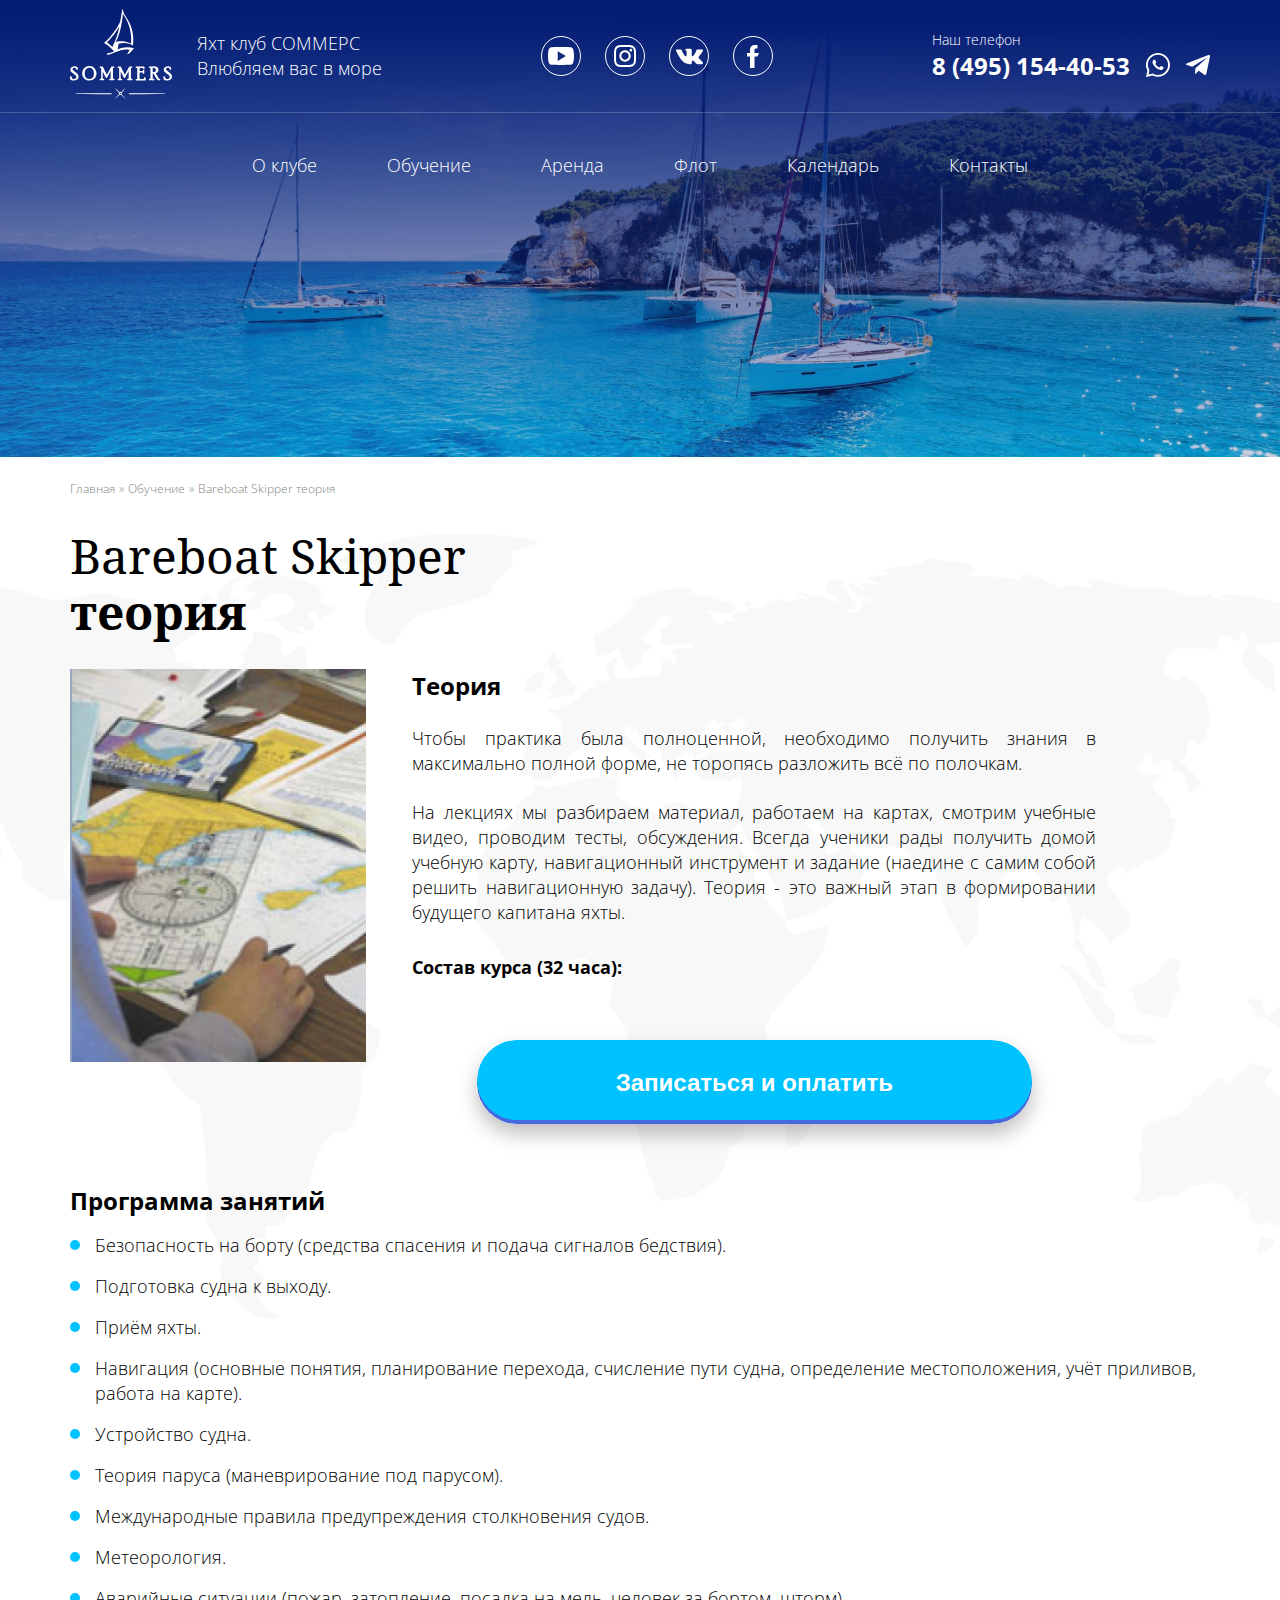
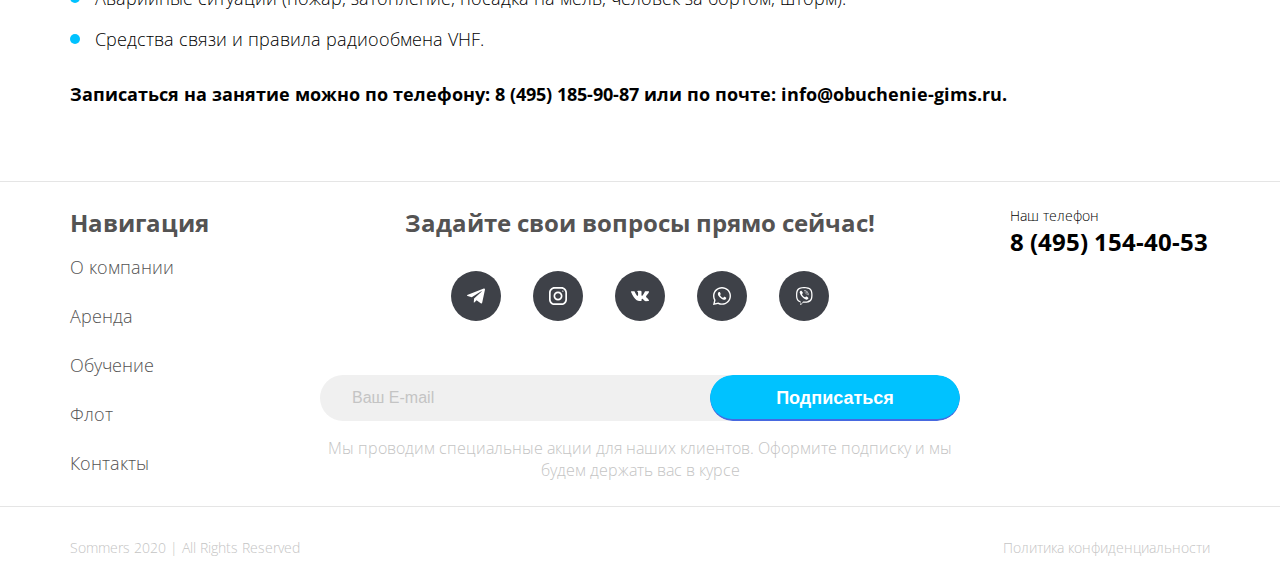
<file: training_bareboat.html>
<!DOCTYPE html>
<html xmlns="http://www.w3.org/1999/xhtml">
<head>
    <meta http-equiv="text/html" charset="utf-8">
    <meta http-equiv="X-UA-Compatible" content="IE=edge">
    <meta name="viewport" content="width=device-width, initial-scale=1">
    <title>Bareboat Skipper теория | Яхт-клуб Sommers</title>
    <link rel="stylesheet" type="text/css" href="css/slick.css"/>
    <link rel="stylesheet" type="text/css" href="css/style.min.css"/>
  
</head>
<body>

    <section class="top top--no_head-block">

        <!-- HEADER -->

        <header class="header">
            <div class="container">
                <div class="header__flex">
                    <div class="header__left">
                        <a href="/" class="header__logo"><img src="img/logo.svg" alt=""></a>
                        <div class="header__text">Яхт клуб СОММЕРС<br> Влюбляем вас в море</div>
                    </div>
                    <div class="header__socials">
                        <a href="" class="header__soc"><img src="img/head-yt.svg" alt=""></a>
                        <a href="" class="header__soc"><img src="img/head-insta.svg" alt=""></a>
                        <a href="" class="header__soc"><img src="img/head-vk.svg" alt=""></a>
                        <a href="" class="header__soc"><img src="img/head-fb.svg" alt=""></a>
                    </div>
                    <div class="header__right">
                        <span class="header__phone-text">Наш телефон</span>
                        <div class="header__contacts">
                            <a href="tel:" class="header__phone">8 (495) 154-40-53</a>
                            <a href="" class="header__mes">
                                <svg width="24" height="24" viewBox="0 0 24 24" fill="none" xmlns="http://www.w3.org/2000/svg">
                                    <path d="M20.4338 3.48523C18.1793 1.23907 15.18 0.00128174 11.9879 0C8.80298 0 5.79895 1.23669 3.52954 3.4823C1.2561 5.73175 0.00292969 8.72113 0 11.8889V11.8925V11.8947C0.000366211 13.812 0.504089 15.7462 1.46027 17.5117L0.0327759 24L6.59583 22.5071C8.25806 23.3448 10.1127 23.7865 11.9833 23.7872H11.9881C15.1725 23.7872 18.1765 22.5504 20.4463 20.3046C22.7217 18.0533 23.9755 15.0677 23.9769 11.898C23.9778 8.75061 22.7197 5.76288 20.4338 3.48523V3.48523ZM11.9879 21.9141H11.9837C10.3041 21.9133 8.63983 21.4916 7.17114 20.6942L6.86078 20.5258L2.49664 21.5184L3.44458 17.2103L3.26184 16.8951C2.35327 15.3283 1.87317 13.5987 1.87317 11.8927C1.87665 6.37079 6.41364 1.87317 11.9875 1.87317C14.6803 1.87427 17.2104 2.91815 19.1118 4.81219C21.0419 6.73553 22.1045 9.25177 22.1036 11.8975C22.1014 17.4207 17.5635 21.9141 11.9879 21.9141V21.9141Z" fill="white"/>
                                    <path d="M8.72589 6.6499H8.20038C8.01746 6.6499 7.72046 6.71838 7.46924 6.99176C7.21783 7.26532 6.5094 7.92651 6.5094 9.27124C6.5094 10.616 7.49213 11.9153 7.62909 12.0978C7.76624 12.2802 9.52606 15.1279 12.3133 16.2234C14.6298 17.1338 15.1013 16.9527 15.6039 16.9071C16.1067 16.8617 17.2264 16.2461 17.4549 15.608C17.6834 14.9698 17.6834 14.4227 17.6149 14.3085C17.5463 14.1946 17.3633 14.1263 17.0892 13.9897C16.8149 13.8529 15.4709 13.1805 15.2195 13.0892C14.9681 12.9982 14.7854 12.9526 14.6025 13.2263C14.4196 13.4995 13.881 14.1316 13.721 14.314C13.5612 14.4965 13.4011 14.5194 13.1268 14.3826C12.8525 14.2455 11.9784 13.9518 10.9308 13.0209C10.1155 12.2963 9.54968 11.3724 9.38965 11.0988C9.2298 10.8254 9.37262 10.6775 9.51013 10.5411C9.63336 10.4188 9.7998 10.2514 9.93695 10.0919C10.0739 9.93225 10.1129 9.81836 10.2045 9.63599C10.2958 9.45361 10.2501 9.29395 10.1816 9.15735C10.1129 9.02057 9.58667 7.66907 9.34277 7.12854H9.34296C9.13751 6.67334 8.92126 6.65796 8.72589 6.6499V6.6499Z" fill="white"/>
                                </svg>
                            </a>
                            <a href="" class="header__mes">
                                <svg width="24" height="24" viewBox="0 0 24 24" fill="none" xmlns="http://www.w3.org/2000/svg">
                                    <path d="M9.417 15.1809L9.02 20.7649C9.588 20.7649 9.834 20.5209 10.129 20.2279L12.792 17.6829L18.31 21.7239C19.322 22.2879 20.035 21.9909 20.308 20.7929L23.93 3.82092L23.931 3.81992C24.252 2.32392 23.39 1.73892 22.404 2.10592L1.11399 10.2569C-0.339005 10.8209 -0.317005 11.6309 0.866995 11.9979L6.31 13.6909L18.953 5.77992C19.548 5.38592 20.089 5.60392 19.644 5.99792L9.417 15.1809Z" fill="white"/>
                                </svg>
                            </a>
                        </div>
                    </div>

                    <button class="header__mobile-menu-button">
                        <span></span>
                        <span></span>
                        <span></span>
                    </button>
                </div>
            </div>
        </header>

        <div class="head">
            <div class="container">
                <div class="head__menu-wrap">
                    <nav class="head__menu">
                        <a href="#" class="head__link">О клубе</a>
                        <a href="#" class="head__link">Обучение</a>
                        <a href="#" class="head__link">Аренда</a>
                        <a href="#" class="head__link">Флот</a>
                        <a href="#" class="head__link">Календарь</a>
                        <a href="#" class="head__link">Контакты</a>
                    </nav>
                </div>
            </div>
        </div>
    </section>

    <div class="page page--no_head-block page--white">

        <!-- BREADCRUMBS -->

        <div class="container">
            <div class="breads">
                <a href="#" class="breads__item">Главная</a>
                <a href="#" class="breads__item">Обучение</a>
                <span class="breads__item">Bareboat Skipper теория</span>
            </div>
        </div>

        <section class="text-page text-page--top_bg">
            <div class="container">

                <h1 class="title text-page__title">Bareboat Skipper <strong>теория</strong></h1>

                <div class="training__head">
                    <div class="training__img"><img src="img/training-bareboat.png" alt=""></div>
                    <div class="training__head-right">
                        <p class="text-page__name">Теория</p>

                        <p class="text-page__text">Чтобы практика была полноценной, необходимо получить знания в максимально полной форме, не торопясь разложить всё по полочкам.</p>
                        <p class="text-page__text">На лекциях мы разбираем материал, работаем на картах, смотрим учебные видео, проводим тесты, обсуждения. Всегда ученики рады получить домой учебную карту, навигационный инструмент и задание (наедине с самим собой решить навигационную задачу). Теория - это важный этап в формировании будущего капитана яхты.</p>

                        <p class="text-page__name text-page__name--small">Состав курса (32 часа):</p>

                        <button class="button training__head-button"><span>Записаться и оплатить</span></button>
                    </div>
                </div>

                <p class="text-page__name">Программа занятий</p>

                <ul class="text-page__list">
                    <li>Безопасность на борту (средства спасения и подача сигналов бедствия).</li>
                    <li>Подготовка судна к выходу.</li>
                    <li>Приём яхты.</li>
                    <li>Навигация (основные понятия, планирование перехода, счисление пути судна, определение местоположения, учёт приливов, работа на карте).</li>
                    <li>Устройство судна.</li>
                    <li>Теория паруса (маневрирование под парусом).</li>
                    <li>Международные правила предупреждения столкновения судов.</li>
                    <li>Метеорология.</li>
                    <li>Аварийные ситуации (пожар, затопление, посадка на мель, человек за бортом, шторм).</li>
                    <li>Средства связи и правила радиообмена VHF.</li>
                </ul>

                <p class="text-page__name text-page__name--small">Записаться на занятие можно по телефону: 8 (495) 185-90-87 или по почте: info@obuchenie-gims.ru.</p>

                <br><br>
            </div>
        </section>

        <!-- FOOTER -->

        <footer class="footer">
            <div class="container">
                <div class="footer__main">
                    <div class="footer__menu">
                        <p class="footer__menu-title">Навигация</p>

                        <a href="#" class="footer__link">О компании</a>
                        <a href="#" class="footer__link">Аренда</a>
                        <a href="#" class="footer__link">Обучение</a>
                        <a href="#" class="footer__link">Флот</a>
                        <a href="#" class="footer__link">Контакты</a>
                    </div>
                    <div class="footer__center">
                        <p class="footer__center-title">Задайте свои вопросы прямо сейчас!</p>

                        <div class="footer__socials">
                            <a href="#" class="footer__soc"><img src="img/footer-tg.svg" alt=""></a>
                            <a href="#" class="footer__soc"><img src="img/footer-insta.svg" alt=""></a>
                            <a href="#" class="footer__soc"><img src="img/footer-vk.svg" alt=""></a>
                            <a href="#" class="footer__soc"><img src="img/footer-wa.svg" alt=""></a>
                            <a href="#" class="footer__soc"><img src="img/footer-viber.svg" alt=""></a>
                        </div>

                        <form class="footer__form">
                            <input type="text" class="footer__input" placeholder="Ваш E-mail">
                            <button class="button footer__button"><span>Подписаться</span></button>
                        </form>

                        <p class="footer__note">Мы проводим специальные акции для наших клиентов. Оформите подписку и мы будем держать вас в курсе</p>
                    </div>
                    <div class="footer__right">
                        <p class="footer__phone-label">Наш телефон</p>
                        <a href="tel:" class="footer__phone">8 (495) 154-40-53</a>
                    </div>
                </div>
            </div>

            <div class="footer__bottom">
                <div class="container">
                    <div class="footer__flex">
                        <span>Sommers 2020 | All Rights Reserved</span>
                        <a href="#">Политика конфиденциальности</a>
                    </div>
                </div>
            </div>
        </footer>
    </div>

    <!-- MODAL -->

    <div class="modal">
        <div class="modal__block">
            <form class="modal__content">
                <p class="title modal__title">Остались вопросы? <strong>Задайте их нам</strong></p>
                <input type="text" class="modal__input" placeholder="Введите имя">
                <input type="text" class="modal__input modal__input--phone tel-input" placeholder="+7">
                <p class="modal__note">Нажимая на кнопку "Отправить", вы соглашаетесь с нашей <a href="#">Политикой конфиденциальности</a></p>
                <button class="button modal__button"><span>Отправить</span></button>
            </form>
        </div>
    </div>

    <script src="https://ajax.googleapis.com/ajax/libs/jquery/2.2.3/jquery.min.js"></script>
    <script src="js/slick.min.js"></script>
    <script src="js/inputmask.js"></script>
    <script src="js/jquery.inputmask.js"></script>
    <script type="text/javascript" src="js/scripts.js"></script>
</body>
</html>
</file>
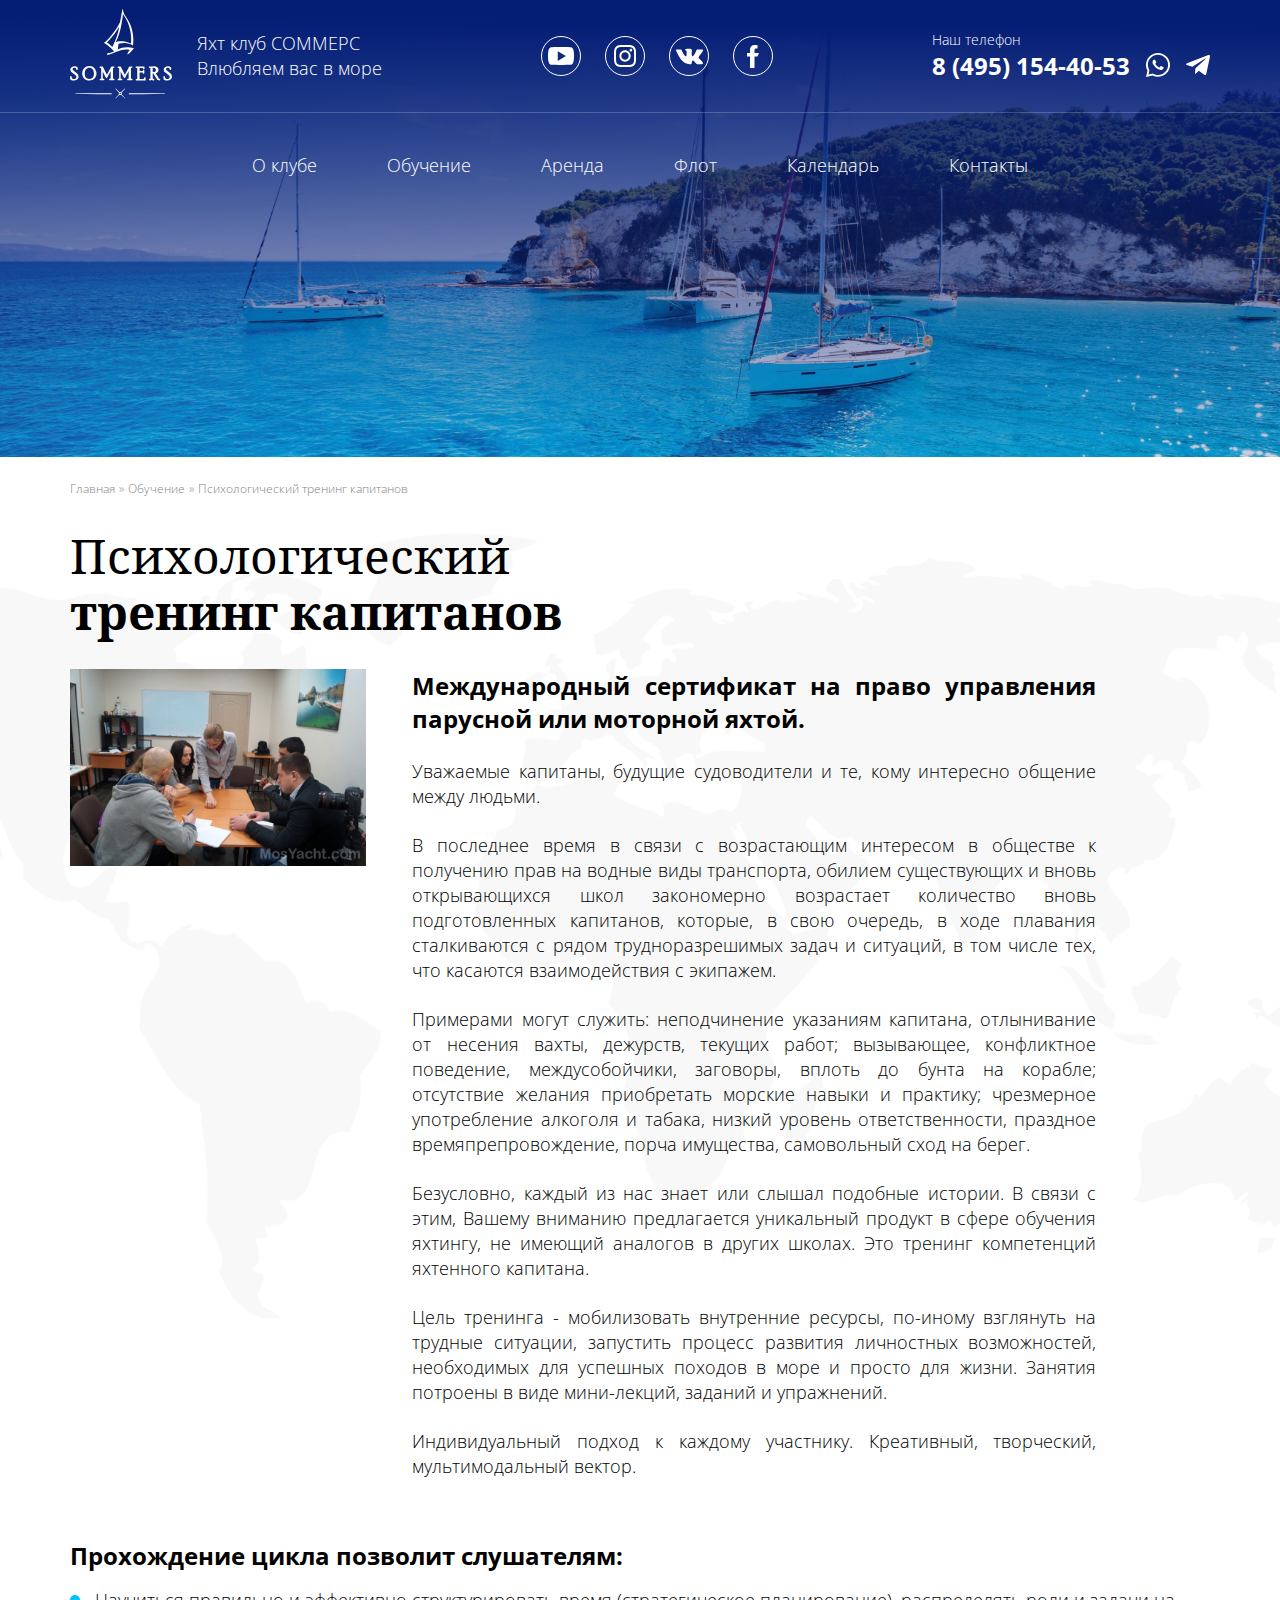
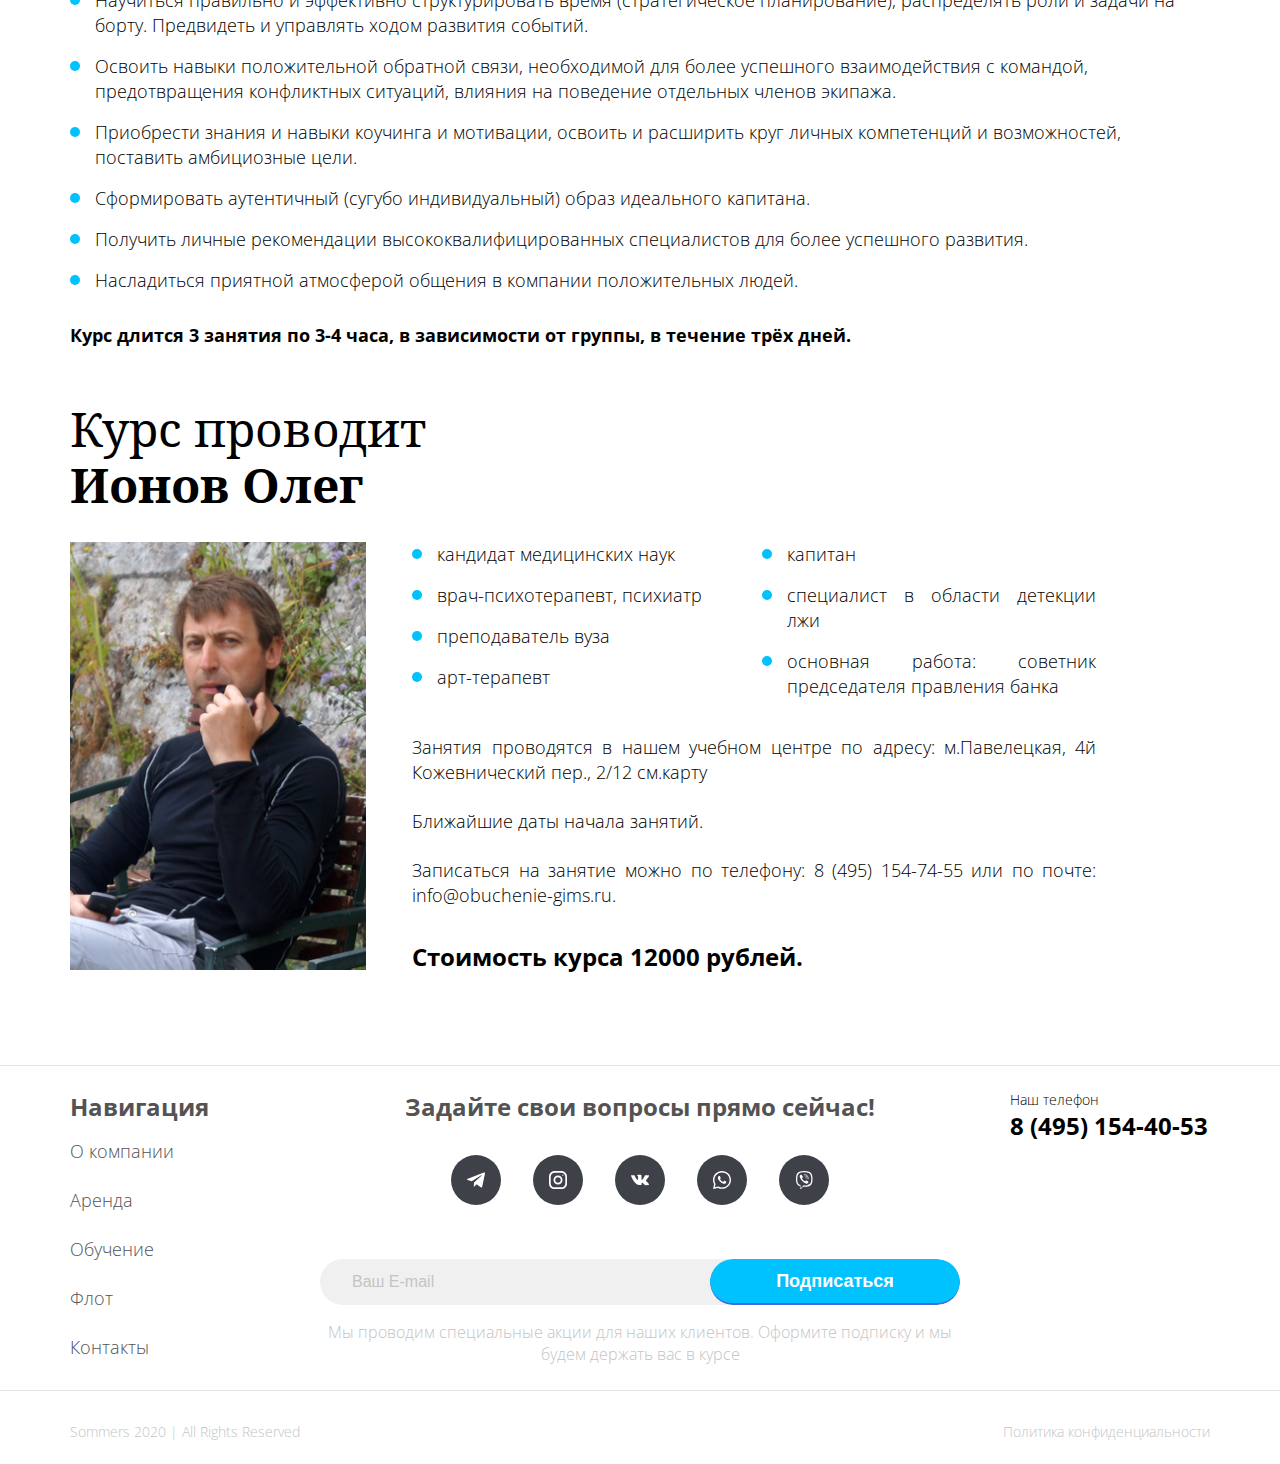
<file: training_captain.html>
<!DOCTYPE html>
<html xmlns="http://www.w3.org/1999/xhtml">
<head>
    <meta http-equiv="text/html" charset="utf-8">
    <meta http-equiv="X-UA-Compatible" content="IE=edge">
    <meta name="viewport" content="width=device-width, initial-scale=1">
    <title>Психологический тренинг капитанов | Яхт-клуб Sommers</title>
    <link rel="stylesheet" type="text/css" href="css/slick.css"/>
    <link rel="stylesheet" type="text/css" href="css/style.min.css"/>
  
</head>
<body>

    <section class="top top--no_head-block">

        <!-- HEADER -->

        <header class="header">
            <div class="container">
                <div class="header__flex">
                    <div class="header__left">
                        <a href="/" class="header__logo"><img src="img/logo.svg" alt=""></a>
                        <div class="header__text">Яхт клуб СОММЕРС<br> Влюбляем вас в море</div>
                    </div>
                    <div class="header__socials">
                        <a href="" class="header__soc"><img src="img/head-yt.svg" alt=""></a>
                        <a href="" class="header__soc"><img src="img/head-insta.svg" alt=""></a>
                        <a href="" class="header__soc"><img src="img/head-vk.svg" alt=""></a>
                        <a href="" class="header__soc"><img src="img/head-fb.svg" alt=""></a>
                    </div>
                    <div class="header__right">
                        <span class="header__phone-text">Наш телефон</span>
                        <div class="header__contacts">
                            <a href="tel:" class="header__phone">8 (495) 154-40-53</a>
                            <a href="" class="header__mes">
                                <svg width="24" height="24" viewBox="0 0 24 24" fill="none" xmlns="http://www.w3.org/2000/svg">
                                    <path d="M20.4338 3.48523C18.1793 1.23907 15.18 0.00128174 11.9879 0C8.80298 0 5.79895 1.23669 3.52954 3.4823C1.2561 5.73175 0.00292969 8.72113 0 11.8889V11.8925V11.8947C0.000366211 13.812 0.504089 15.7462 1.46027 17.5117L0.0327759 24L6.59583 22.5071C8.25806 23.3448 10.1127 23.7865 11.9833 23.7872H11.9881C15.1725 23.7872 18.1765 22.5504 20.4463 20.3046C22.7217 18.0533 23.9755 15.0677 23.9769 11.898C23.9778 8.75061 22.7197 5.76288 20.4338 3.48523V3.48523ZM11.9879 21.9141H11.9837C10.3041 21.9133 8.63983 21.4916 7.17114 20.6942L6.86078 20.5258L2.49664 21.5184L3.44458 17.2103L3.26184 16.8951C2.35327 15.3283 1.87317 13.5987 1.87317 11.8927C1.87665 6.37079 6.41364 1.87317 11.9875 1.87317C14.6803 1.87427 17.2104 2.91815 19.1118 4.81219C21.0419 6.73553 22.1045 9.25177 22.1036 11.8975C22.1014 17.4207 17.5635 21.9141 11.9879 21.9141V21.9141Z" fill="white"/>
                                    <path d="M8.72589 6.6499H8.20038C8.01746 6.6499 7.72046 6.71838 7.46924 6.99176C7.21783 7.26532 6.5094 7.92651 6.5094 9.27124C6.5094 10.616 7.49213 11.9153 7.62909 12.0978C7.76624 12.2802 9.52606 15.1279 12.3133 16.2234C14.6298 17.1338 15.1013 16.9527 15.6039 16.9071C16.1067 16.8617 17.2264 16.2461 17.4549 15.608C17.6834 14.9698 17.6834 14.4227 17.6149 14.3085C17.5463 14.1946 17.3633 14.1263 17.0892 13.9897C16.8149 13.8529 15.4709 13.1805 15.2195 13.0892C14.9681 12.9982 14.7854 12.9526 14.6025 13.2263C14.4196 13.4995 13.881 14.1316 13.721 14.314C13.5612 14.4965 13.4011 14.5194 13.1268 14.3826C12.8525 14.2455 11.9784 13.9518 10.9308 13.0209C10.1155 12.2963 9.54968 11.3724 9.38965 11.0988C9.2298 10.8254 9.37262 10.6775 9.51013 10.5411C9.63336 10.4188 9.7998 10.2514 9.93695 10.0919C10.0739 9.93225 10.1129 9.81836 10.2045 9.63599C10.2958 9.45361 10.2501 9.29395 10.1816 9.15735C10.1129 9.02057 9.58667 7.66907 9.34277 7.12854H9.34296C9.13751 6.67334 8.92126 6.65796 8.72589 6.6499V6.6499Z" fill="white"/>
                                </svg>
                            </a>
                            <a href="" class="header__mes">
                                <svg width="24" height="24" viewBox="0 0 24 24" fill="none" xmlns="http://www.w3.org/2000/svg">
                                    <path d="M9.417 15.1809L9.02 20.7649C9.588 20.7649 9.834 20.5209 10.129 20.2279L12.792 17.6829L18.31 21.7239C19.322 22.2879 20.035 21.9909 20.308 20.7929L23.93 3.82092L23.931 3.81992C24.252 2.32392 23.39 1.73892 22.404 2.10592L1.11399 10.2569C-0.339005 10.8209 -0.317005 11.6309 0.866995 11.9979L6.31 13.6909L18.953 5.77992C19.548 5.38592 20.089 5.60392 19.644 5.99792L9.417 15.1809Z" fill="white"/>
                                </svg>
                            </a>
                        </div>
                    </div>

                    <button class="header__mobile-menu-button">
                        <span></span>
                        <span></span>
                        <span></span>
                    </button>
                </div>
            </div>
        </header>

        <div class="head">
            <div class="container">
                <div class="head__menu-wrap">
                    <nav class="head__menu">
                        <a href="#" class="head__link">О клубе</a>
                        <a href="#" class="head__link">Обучение</a>
                        <a href="#" class="head__link">Аренда</a>
                        <a href="#" class="head__link">Флот</a>
                        <a href="#" class="head__link">Календарь</a>
                        <a href="#" class="head__link">Контакты</a>
                    </nav>
                </div>
            </div>
        </div>
    </section>

    <div class="page page--no_head-block page--white">

        <!-- BREADCRUMBS -->

        <div class="container">
            <div class="breads">
                <a href="#" class="breads__item">Главная</a>
                <a href="#" class="breads__item">Обучение</a>
                <span class="breads__item">Психологический тренинг капитанов</span>
            </div>
        </div>

        <section class="text-page text-page--top_bg">
            <div class="container">

                <h1 class="title text-page__title">Психологический <strong>тренинг капитанов</strong></h1>

                <div class="training__head">
                    <div class="training__img"><img src="img/training-captain.jpg" alt=""></div>
                    <div class="training__head-right">
                        <p class="text-page__name">Международный сертификат на право управления парусной или моторной яхтой.</p>

                        <p class="text-page__text">Уважаемые капитаны, будущие судоводители и те, кому интересно общение между людьми.</p>
                        <p class="text-page__text">В последнее время в связи с возрастающим интересом в обществе к получению прав на водные виды транспорта, обилием существующих и вновь открывающихся школ закономерно возрастает количество вновь подготовленных капитанов, которые, в свою очередь, в ходе плавания сталкиваются с рядом трудноразрешимых задач и ситуаций, в том числе тех, что касаются взаимодействия с экипажем.</p>
                        <p class="text-page__text">Примерами могут служить: неподчинение указаниям капитана, отлынивание от несения вахты, дежурств, текущих работ; вызывающее, конфликтное поведение, междусобойчики, заговоры, вплоть до бунта на корабле; отсутствие желания приобретать морские навыки и практику; чрезмерное употребление алкоголя и табака, низкий уровень ответственности, праздное времяпрепровождение, порча имущества, самовольный сход на берег.</p>
                        <p class="text-page__text">Безусловно, каждый из нас знает или слышал подобные истории. В связи с этим, Вашему вниманию предлагается уникальный продукт в сфере обучения яхтингу, не имеющий аналогов в других школах. Это тренинг компетенций яхтенного капитана.</p>
                        <p class="text-page__text">Цель тренинга - мобилизовать внутренние ресурсы, по-иному взглянуть на трудные ситуации, запустить процесс развития личностных возможностей, необходимых для успешных походов в море и просто для жизни. Занятия потроены в виде мини-лекций, заданий и упражнений.</p>
                        <p class="text-page__text">Индивидуальный подход к каждому участнику. Креативный, творческий, мультимодальный вектор.</p>
                    </div>
                </div>

                <p class="text-page__name">Прохождение цикла позволит слушателям:</p>

                <ul class="text-page__list">
                    <li>Научиться правильно и эффективно структурировать время (стратегическое планирование), распределять роли и задачи на борту. Предвидеть и управлять ходом развития событий.</li>
                    <li>Освоить навыки положительной обратной связи, необходимой для более успешного взаимодействия с командой, предотвращения конфликтных ситуаций, влияния на поведение отдельных членов экипажа.</li>
                    <li>Приобрести знания и навыки коучинга и мотивации, освоить и расширить круг личных компетенций и возможностей, поставить амбициозные цели.</li>
                    <li>Сформировать аутентичный (сугубо индивидуальный) образ идеального капитана.</li>
                    <li>Получить личные рекомендации высококвалифицированных специалистов для более успешного развития.</li>
                    <li>Насладиться приятной атмосферой общения в компании положительных людей.</li>
                </ul>

                <p class="text-page__name text-page__name--small">Курс длится 3 занятия по 3-4 часа, в зависимости от группы, в течение трёх дней.</p>

                <br>

                <h1 class="title text-page__title">Курс проводит <strong>Ионов Олег</strong></h1>

                <div class="training__head">
                    <div class="training__img"><img src="img/training-oleg.png" alt=""></div>
                    <div class="training__head-right">

                        <ul class="text-page__list text-page__list--columns">
                            <li>кандидат медицинских наук</li>
                            <li>врач-психотерапевт, психиатр</li>
                            <li>преподаватель вуза</li>
                            <li>арт-терапевт</li>
                            <li>капитан</li>
                            <li>специалист в области детекции лжи</li>
                            <li>основная работа: советник председателя правления банка</li>
                        </ul>

                        <p class="text-page__text">Занятия проводятся в нашем учебном центре по адресу: м.Павелецкая, 4й Кожевнический пер., 2/12 см.карту</p>
                        <p class="text-page__text">Ближайшие даты начала занятий.</p>
                        <p class="text-page__text">Записаться на занятие можно по телефону: 8 (495) 154-74-55 или по почте: info@obuchenie-gims.ru.</p>

                        <p class="text-page__name">Стоимость курса 12000 рублей.</p>
                    </div>
                </div>
            </div>
        </section>

        <!-- FOOTER -->

        <footer class="footer">
            <div class="container">
                <div class="footer__main">
                    <div class="footer__menu">
                        <p class="footer__menu-title">Навигация</p>

                        <a href="#" class="footer__link">О компании</a>
                        <a href="#" class="footer__link">Аренда</a>
                        <a href="#" class="footer__link">Обучение</a>
                        <a href="#" class="footer__link">Флот</a>
                        <a href="#" class="footer__link">Контакты</a>
                    </div>
                    <div class="footer__center">
                        <p class="footer__center-title">Задайте свои вопросы прямо сейчас!</p>

                        <div class="footer__socials">
                            <a href="#" class="footer__soc"><img src="img/footer-tg.svg" alt=""></a>
                            <a href="#" class="footer__soc"><img src="img/footer-insta.svg" alt=""></a>
                            <a href="#" class="footer__soc"><img src="img/footer-vk.svg" alt=""></a>
                            <a href="#" class="footer__soc"><img src="img/footer-wa.svg" alt=""></a>
                            <a href="#" class="footer__soc"><img src="img/footer-viber.svg" alt=""></a>
                        </div>

                        <form class="footer__form">
                            <input type="text" class="footer__input" placeholder="Ваш E-mail">
                            <button class="button footer__button"><span>Подписаться</span></button>
                        </form>

                        <p class="footer__note">Мы проводим специальные акции для наших клиентов. Оформите подписку и мы будем держать вас в курсе</p>
                    </div>
                    <div class="footer__right">
                        <p class="footer__phone-label">Наш телефон</p>
                        <a href="tel:" class="footer__phone">8 (495) 154-40-53</a>
                    </div>
                </div>
            </div>

            <div class="footer__bottom">
                <div class="container">
                    <div class="footer__flex">
                        <span>Sommers 2020 | All Rights Reserved</span>
                        <a href="#">Политика конфиденциальности</a>
                    </div>
                </div>
            </div>
        </footer>
    </div>

    <!-- MODAL -->

    <div class="modal">
        <div class="modal__block">
            <form class="modal__content">
                <p class="title modal__title">Остались вопросы? <strong>Задайте их нам</strong></p>
                <input type="text" class="modal__input" placeholder="Введите имя">
                <input type="text" class="modal__input modal__input--phone tel-input" placeholder="+7">
                <p class="modal__note">Нажимая на кнопку "Отправить", вы соглашаетесь с нашей <a href="#">Политикой конфиденциальности</a></p>
                <button class="button modal__button"><span>Отправить</span></button>
            </form>
        </div>
    </div>

    <script src="https://ajax.googleapis.com/ajax/libs/jquery/2.2.3/jquery.min.js"></script>
    <script src="js/slick.min.js"></script>
    <script src="js/inputmask.js"></script>
    <script src="js/jquery.inputmask.js"></script>
    <script type="text/javascript" src="js/scripts.js"></script>
</body>
</html>
</file>
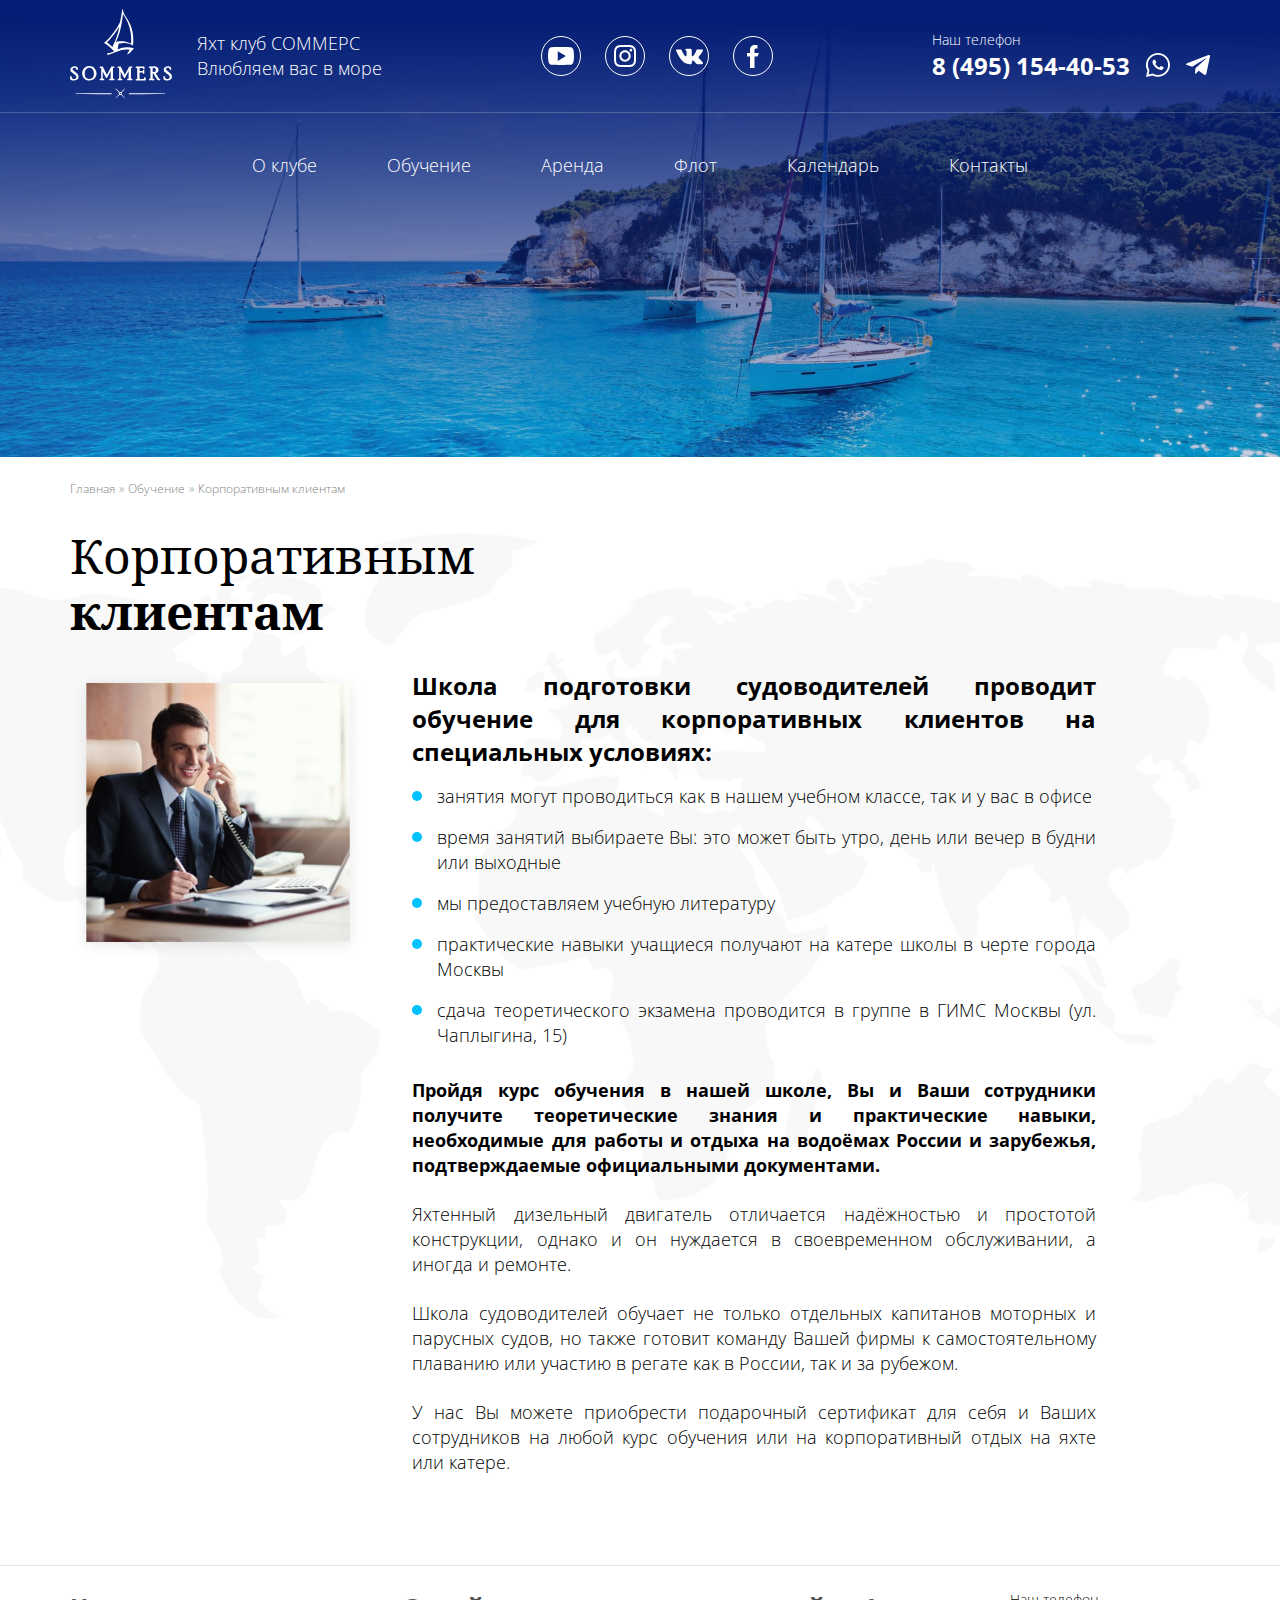
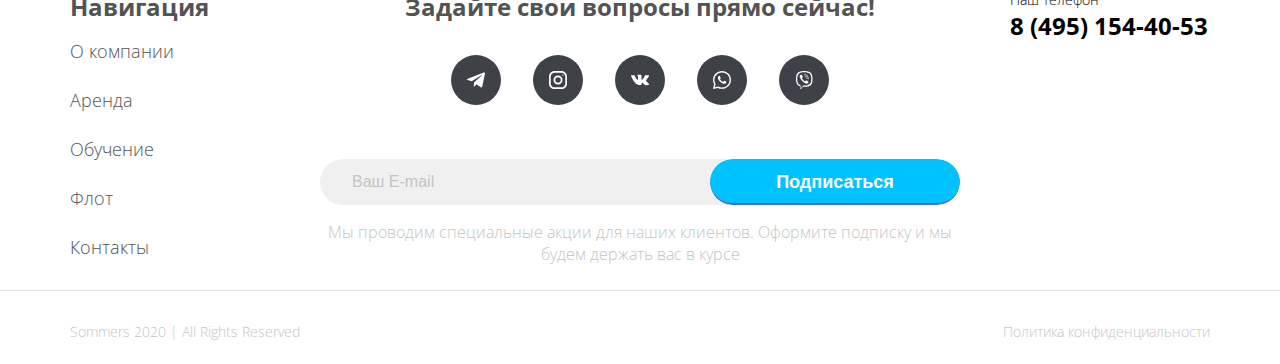
<file: training_corporative.html>
<!DOCTYPE html>
<html xmlns="http://www.w3.org/1999/xhtml">
<head>
    <meta http-equiv="text/html" charset="utf-8">
    <meta http-equiv="X-UA-Compatible" content="IE=edge">
    <meta name="viewport" content="width=device-width, initial-scale=1">
    <title>Корпоративным клиентам | Яхт-клуб Sommers</title>
    <link rel="stylesheet" type="text/css" href="css/slick.css"/>
    <link rel="stylesheet" type="text/css" href="css/style.min.css"/>
  
</head>
<body>

    <section class="top top--no_head-block">

        <!-- HEADER -->

        <header class="header">
            <div class="container">
                <div class="header__flex">
                    <div class="header__left">
                        <a href="/" class="header__logo"><img src="img/logo.svg" alt=""></a>
                        <div class="header__text">Яхт клуб СОММЕРС<br> Влюбляем вас в море</div>
                    </div>
                    <div class="header__socials">
                        <a href="" class="header__soc"><img src="img/head-yt.svg" alt=""></a>
                        <a href="" class="header__soc"><img src="img/head-insta.svg" alt=""></a>
                        <a href="" class="header__soc"><img src="img/head-vk.svg" alt=""></a>
                        <a href="" class="header__soc"><img src="img/head-fb.svg" alt=""></a>
                    </div>
                    <div class="header__right">
                        <span class="header__phone-text">Наш телефон</span>
                        <div class="header__contacts">
                            <a href="tel:" class="header__phone">8 (495) 154-40-53</a>
                            <a href="" class="header__mes">
                                <svg width="24" height="24" viewBox="0 0 24 24" fill="none" xmlns="http://www.w3.org/2000/svg">
                                    <path d="M20.4338 3.48523C18.1793 1.23907 15.18 0.00128174 11.9879 0C8.80298 0 5.79895 1.23669 3.52954 3.4823C1.2561 5.73175 0.00292969 8.72113 0 11.8889V11.8925V11.8947C0.000366211 13.812 0.504089 15.7462 1.46027 17.5117L0.0327759 24L6.59583 22.5071C8.25806 23.3448 10.1127 23.7865 11.9833 23.7872H11.9881C15.1725 23.7872 18.1765 22.5504 20.4463 20.3046C22.7217 18.0533 23.9755 15.0677 23.9769 11.898C23.9778 8.75061 22.7197 5.76288 20.4338 3.48523V3.48523ZM11.9879 21.9141H11.9837C10.3041 21.9133 8.63983 21.4916 7.17114 20.6942L6.86078 20.5258L2.49664 21.5184L3.44458 17.2103L3.26184 16.8951C2.35327 15.3283 1.87317 13.5987 1.87317 11.8927C1.87665 6.37079 6.41364 1.87317 11.9875 1.87317C14.6803 1.87427 17.2104 2.91815 19.1118 4.81219C21.0419 6.73553 22.1045 9.25177 22.1036 11.8975C22.1014 17.4207 17.5635 21.9141 11.9879 21.9141V21.9141Z" fill="white"/>
                                    <path d="M8.72589 6.6499H8.20038C8.01746 6.6499 7.72046 6.71838 7.46924 6.99176C7.21783 7.26532 6.5094 7.92651 6.5094 9.27124C6.5094 10.616 7.49213 11.9153 7.62909 12.0978C7.76624 12.2802 9.52606 15.1279 12.3133 16.2234C14.6298 17.1338 15.1013 16.9527 15.6039 16.9071C16.1067 16.8617 17.2264 16.2461 17.4549 15.608C17.6834 14.9698 17.6834 14.4227 17.6149 14.3085C17.5463 14.1946 17.3633 14.1263 17.0892 13.9897C16.8149 13.8529 15.4709 13.1805 15.2195 13.0892C14.9681 12.9982 14.7854 12.9526 14.6025 13.2263C14.4196 13.4995 13.881 14.1316 13.721 14.314C13.5612 14.4965 13.4011 14.5194 13.1268 14.3826C12.8525 14.2455 11.9784 13.9518 10.9308 13.0209C10.1155 12.2963 9.54968 11.3724 9.38965 11.0988C9.2298 10.8254 9.37262 10.6775 9.51013 10.5411C9.63336 10.4188 9.7998 10.2514 9.93695 10.0919C10.0739 9.93225 10.1129 9.81836 10.2045 9.63599C10.2958 9.45361 10.2501 9.29395 10.1816 9.15735C10.1129 9.02057 9.58667 7.66907 9.34277 7.12854H9.34296C9.13751 6.67334 8.92126 6.65796 8.72589 6.6499V6.6499Z" fill="white"/>
                                </svg>
                            </a>
                            <a href="" class="header__mes">
                                <svg width="24" height="24" viewBox="0 0 24 24" fill="none" xmlns="http://www.w3.org/2000/svg">
                                    <path d="M9.417 15.1809L9.02 20.7649C9.588 20.7649 9.834 20.5209 10.129 20.2279L12.792 17.6829L18.31 21.7239C19.322 22.2879 20.035 21.9909 20.308 20.7929L23.93 3.82092L23.931 3.81992C24.252 2.32392 23.39 1.73892 22.404 2.10592L1.11399 10.2569C-0.339005 10.8209 -0.317005 11.6309 0.866995 11.9979L6.31 13.6909L18.953 5.77992C19.548 5.38592 20.089 5.60392 19.644 5.99792L9.417 15.1809Z" fill="white"/>
                                </svg>
                            </a>
                        </div>
                    </div>

                    <button class="header__mobile-menu-button">
                        <span></span>
                        <span></span>
                        <span></span>
                    </button>
                </div>
            </div>
        </header>

        <div class="head">
            <div class="container">
                <div class="head__menu-wrap">
                    <nav class="head__menu">
                        <a href="#" class="head__link">О клубе</a>
                        <a href="#" class="head__link">Обучение</a>
                        <a href="#" class="head__link">Аренда</a>
                        <a href="#" class="head__link">Флот</a>
                        <a href="#" class="head__link">Календарь</a>
                        <a href="#" class="head__link">Контакты</a>
                    </nav>
                </div>
            </div>
        </div>
    </section>

    <div class="page page--no_head-block page--white">

        <!-- BREADCRUMBS -->

        <div class="container">
            <div class="breads">
                <a href="#" class="breads__item">Главная</a>
                <a href="#" class="breads__item">Обучение</a>
                <span class="breads__item">Корпоративным клиентам</span>
            </div>
        </div>

        <section class="text-page text-page--top_bg">
            <div class="container">

                <h1 class="title text-page__title">Корпоративным <strong>клиентам</strong></h1>

                <div class="training__head">
                    <div class="training__img"><img src="img/training-corporative.png" alt=""></div>
                    <div class="training__head-right">
                        <p class="text-page__name">Школа подготовки судоводителей проводит обучение для корпоративных клиентов на специальных условиях:</p>

                        <ul class="text-page__list">
                            <li>занятия могут проводиться как в нашем учебном классе, так и у вас в офисе</li>
                            <li>время занятий выбираете Вы: это может быть утро, день или вечер в будни или выходные</li>
                            <li>мы предоставляем учебную литературу</li>
                            <li>практические навыки учащиеся получают на катере школы в черте города Москвы</li>
                            <li>сдача теоретического экзамена проводится в группе в ГИМС Москвы (ул. Чаплыгина, 15)</li>
                        </ul>

                        <p class="text-page__name text-page__name--small">Пройдя курс обучения в нашей школе, Вы и Ваши сотрудники получите теоретические знания и практические навыки, необходимые для работы и отдыха на водоёмах России и зарубежья, подтверждаемые официальными документами.</p>

                        <p class="text-page__text">Яхтенный дизельный двигатель отличается надёжностью и простотой конструкции, однако и он нуждается в своевременном обслуживании, а иногда и ремонте.</p>
                        <p class="text-page__text">Школа судоводителей обучает не только отдельных капитанов моторных и парусных судов, но также готовит команду Вашей фирмы к самостоятельному плаванию или участию в регате как в России, так и за рубежом.</p>
                        <p class="text-page__text">У нас Вы можете приобрести подарочный сертификат для себя и Ваших сотрудников на любой курс обучения или на корпоративный отдых на яхте или катере.</p>
                    </div>
                </div>
            </div>
        </section>

        <!-- FOOTER -->

        <footer class="footer">
            <div class="container">
                <div class="footer__main">
                    <div class="footer__menu">
                        <p class="footer__menu-title">Навигация</p>

                        <a href="#" class="footer__link">О компании</a>
                        <a href="#" class="footer__link">Аренда</a>
                        <a href="#" class="footer__link">Обучение</a>
                        <a href="#" class="footer__link">Флот</a>
                        <a href="#" class="footer__link">Контакты</a>
                    </div>
                    <div class="footer__center">
                        <p class="footer__center-title">Задайте свои вопросы прямо сейчас!</p>

                        <div class="footer__socials">
                            <a href="#" class="footer__soc"><img src="img/footer-tg.svg" alt=""></a>
                            <a href="#" class="footer__soc"><img src="img/footer-insta.svg" alt=""></a>
                            <a href="#" class="footer__soc"><img src="img/footer-vk.svg" alt=""></a>
                            <a href="#" class="footer__soc"><img src="img/footer-wa.svg" alt=""></a>
                            <a href="#" class="footer__soc"><img src="img/footer-viber.svg" alt=""></a>
                        </div>

                        <form class="footer__form">
                            <input type="text" class="footer__input" placeholder="Ваш E-mail">
                            <button class="button footer__button"><span>Подписаться</span></button>
                        </form>

                        <p class="footer__note">Мы проводим специальные акции для наших клиентов. Оформите подписку и мы будем держать вас в курсе</p>
                    </div>
                    <div class="footer__right">
                        <p class="footer__phone-label">Наш телефон</p>
                        <a href="tel:" class="footer__phone">8 (495) 154-40-53</a>
                    </div>
                </div>
            </div>

            <div class="footer__bottom">
                <div class="container">
                    <div class="footer__flex">
                        <span>Sommers 2020 | All Rights Reserved</span>
                        <a href="#">Политика конфиденциальности</a>
                    </div>
                </div>
            </div>
        </footer>
    </div>

    <!-- MODAL -->

    <div class="modal">
        <div class="modal__block">
            <form class="modal__content">
                <p class="title modal__title">Остались вопросы? <strong>Задайте их нам</strong></p>
                <input type="text" class="modal__input" placeholder="Введите имя">
                <input type="text" class="modal__input modal__input--phone tel-input" placeholder="+7">
                <p class="modal__note">Нажимая на кнопку "Отправить", вы соглашаетесь с нашей <a href="#">Политикой конфиденциальности</a></p>
                <button class="button modal__button"><span>Отправить</span></button>
            </form>
        </div>
    </div>

    <script src="https://ajax.googleapis.com/ajax/libs/jquery/2.2.3/jquery.min.js"></script>
    <script src="js/slick.min.js"></script>
    <script src="js/inputmask.js"></script>
    <script src="js/jquery.inputmask.js"></script>
    <script type="text/javascript" src="js/scripts.js"></script>
</body>
</html>
</file>
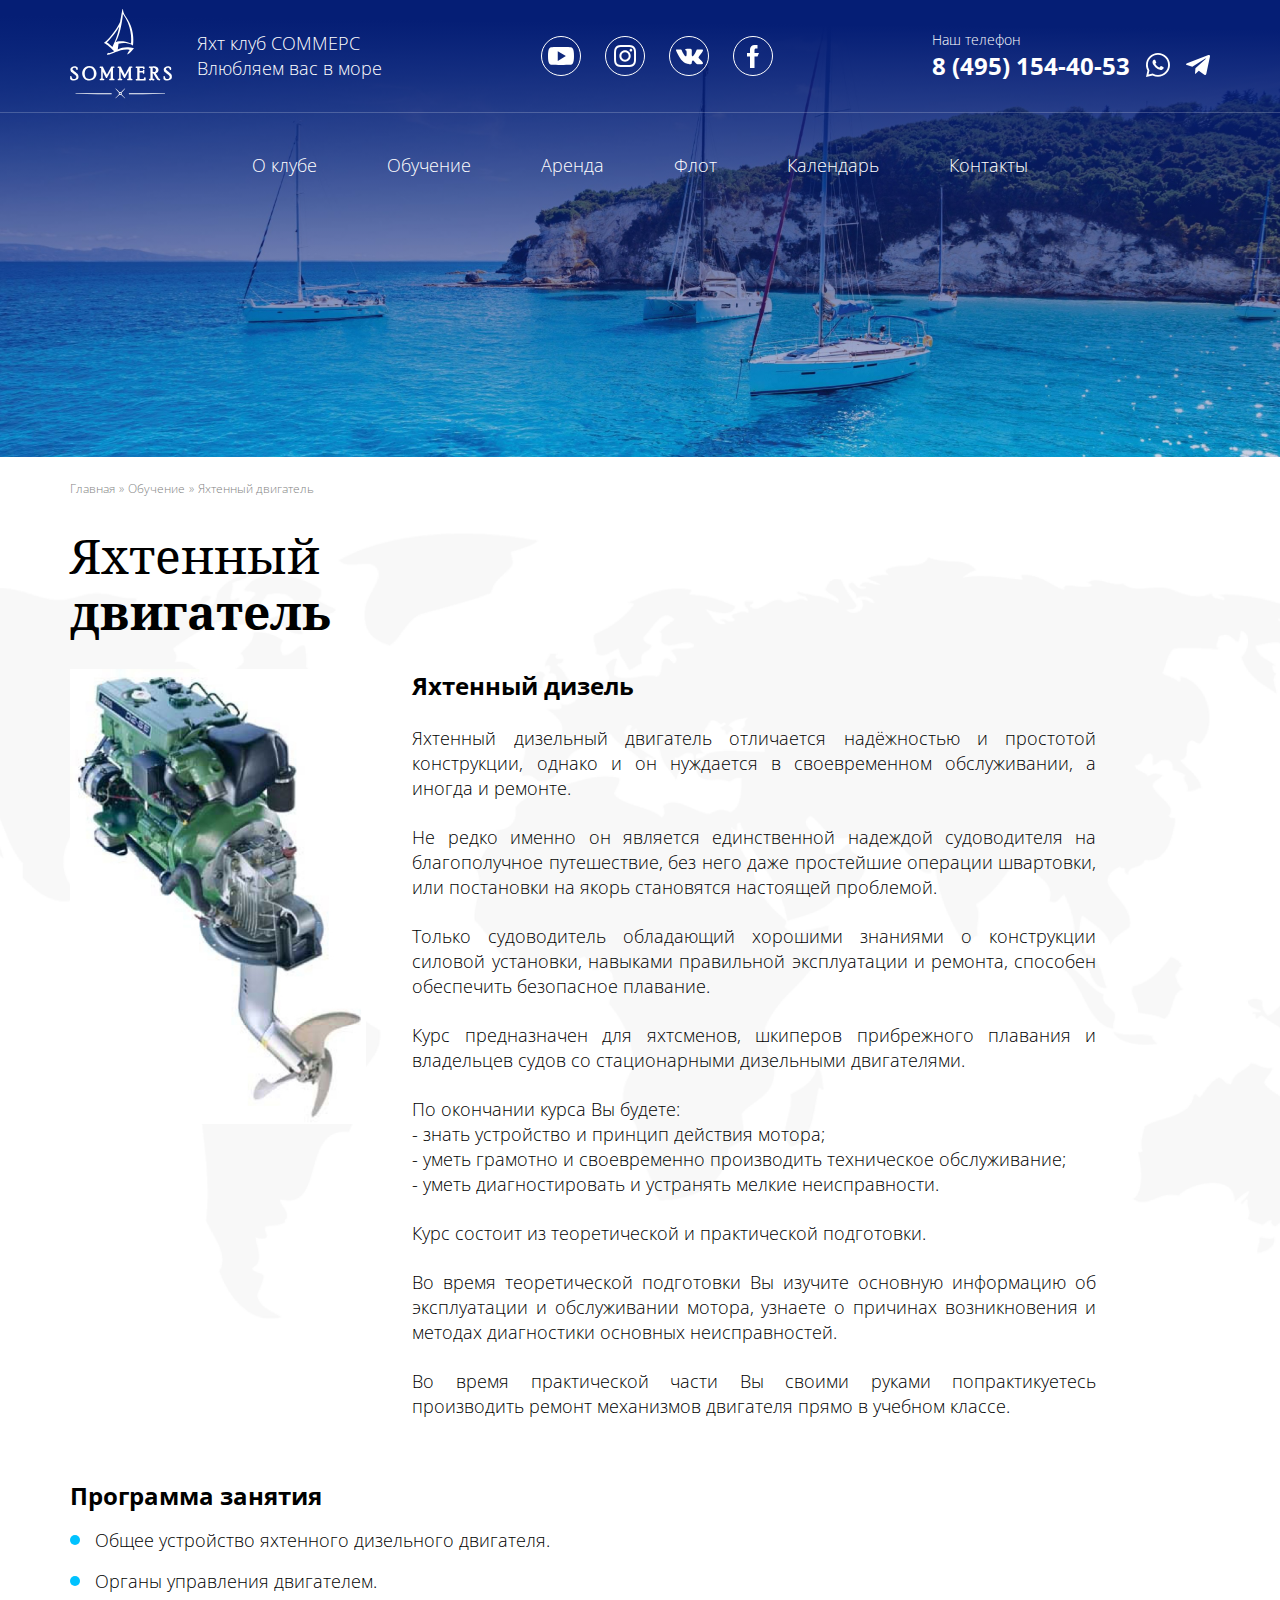
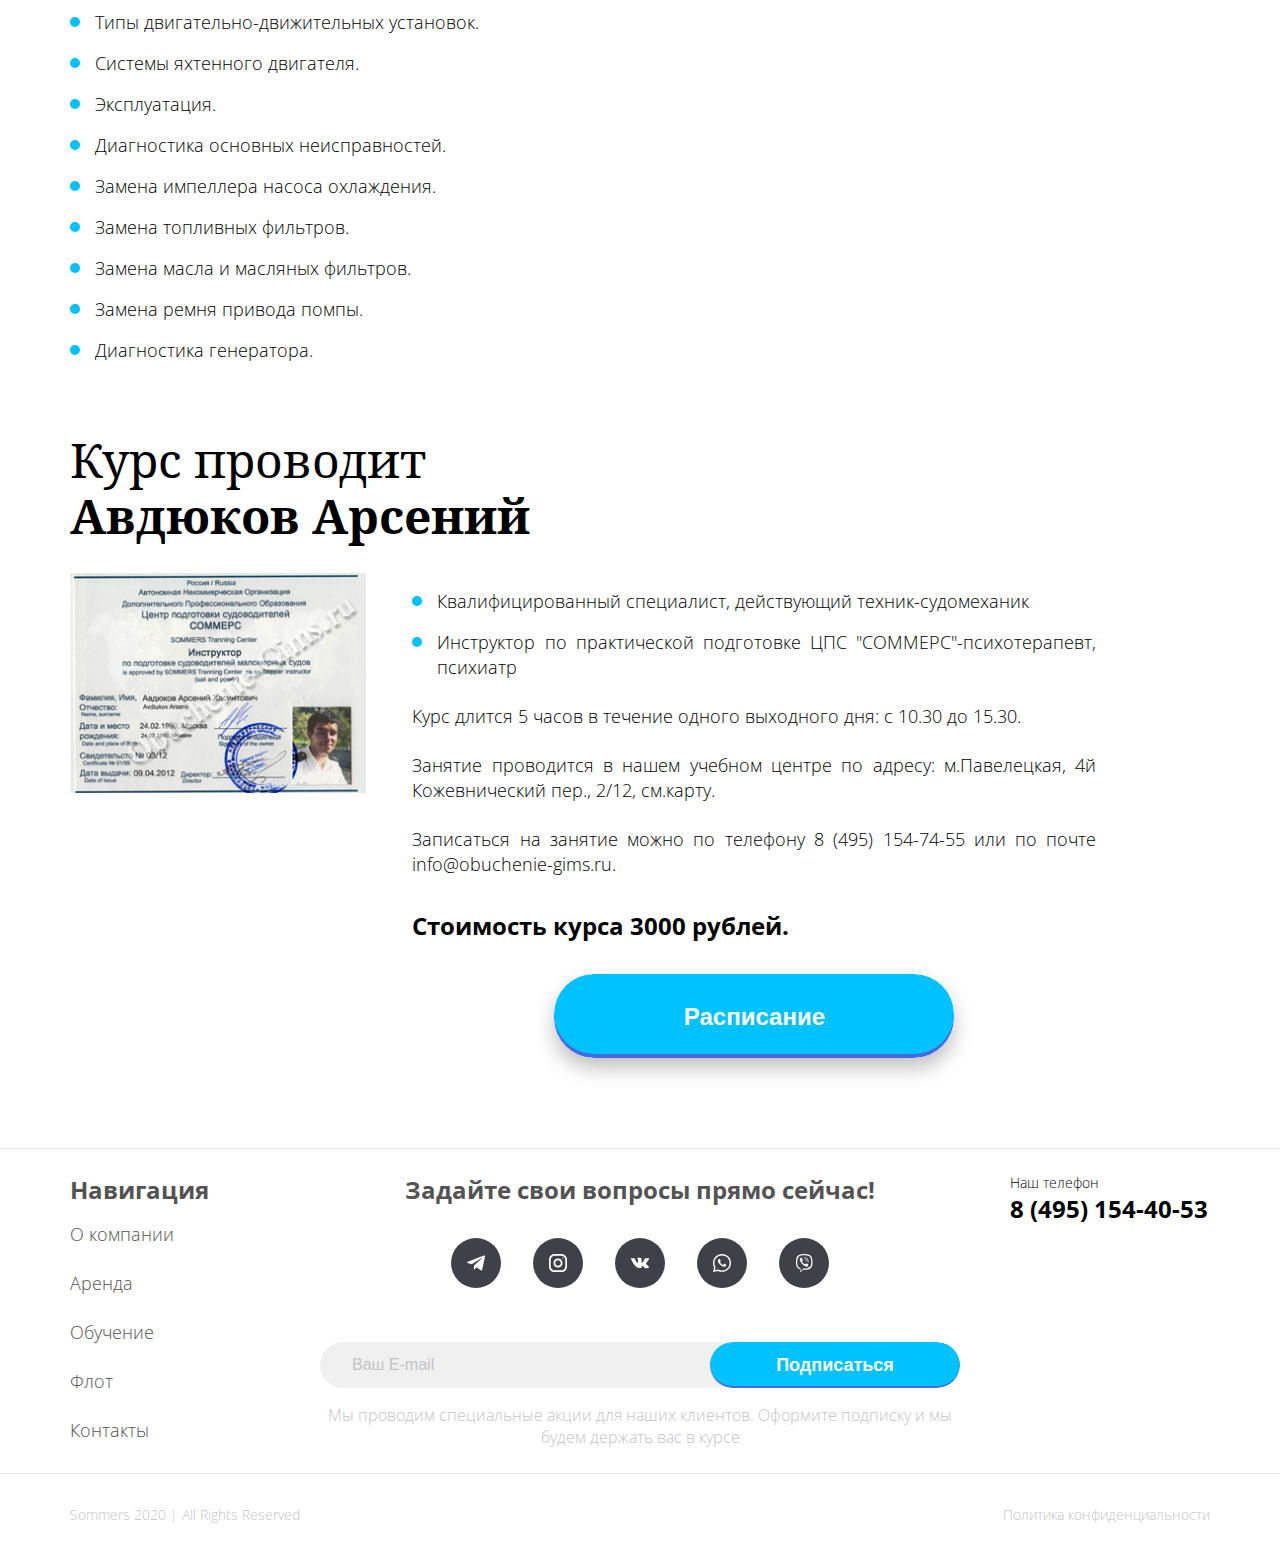
<file: training_engine.html>
<!DOCTYPE html>
<html xmlns="http://www.w3.org/1999/xhtml">
<head>
    <meta http-equiv="text/html" charset="utf-8">
    <meta http-equiv="X-UA-Compatible" content="IE=edge">
    <meta name="viewport" content="width=device-width, initial-scale=1">
    <title>Яхтенный двигатель | Яхт-клуб Sommers</title>
    <link rel="stylesheet" type="text/css" href="css/slick.css"/>
    <link rel="stylesheet" type="text/css" href="css/style.min.css"/>
  
</head>
<body>

    <section class="top top--no_head-block">

        <!-- HEADER -->

        <header class="header">
            <div class="container">
                <div class="header__flex">
                    <div class="header__left">
                        <a href="/" class="header__logo"><img src="img/logo.svg" alt=""></a>
                        <div class="header__text">Яхт клуб СОММЕРС<br> Влюбляем вас в море</div>
                    </div>
                    <div class="header__socials">
                        <a href="" class="header__soc"><img src="img/head-yt.svg" alt=""></a>
                        <a href="" class="header__soc"><img src="img/head-insta.svg" alt=""></a>
                        <a href="" class="header__soc"><img src="img/head-vk.svg" alt=""></a>
                        <a href="" class="header__soc"><img src="img/head-fb.svg" alt=""></a>
                    </div>
                    <div class="header__right">
                        <span class="header__phone-text">Наш телефон</span>
                        <div class="header__contacts">
                            <a href="tel:" class="header__phone">8 (495) 154-40-53</a>
                            <a href="" class="header__mes">
                                <svg width="24" height="24" viewBox="0 0 24 24" fill="none" xmlns="http://www.w3.org/2000/svg">
                                    <path d="M20.4338 3.48523C18.1793 1.23907 15.18 0.00128174 11.9879 0C8.80298 0 5.79895 1.23669 3.52954 3.4823C1.2561 5.73175 0.00292969 8.72113 0 11.8889V11.8925V11.8947C0.000366211 13.812 0.504089 15.7462 1.46027 17.5117L0.0327759 24L6.59583 22.5071C8.25806 23.3448 10.1127 23.7865 11.9833 23.7872H11.9881C15.1725 23.7872 18.1765 22.5504 20.4463 20.3046C22.7217 18.0533 23.9755 15.0677 23.9769 11.898C23.9778 8.75061 22.7197 5.76288 20.4338 3.48523V3.48523ZM11.9879 21.9141H11.9837C10.3041 21.9133 8.63983 21.4916 7.17114 20.6942L6.86078 20.5258L2.49664 21.5184L3.44458 17.2103L3.26184 16.8951C2.35327 15.3283 1.87317 13.5987 1.87317 11.8927C1.87665 6.37079 6.41364 1.87317 11.9875 1.87317C14.6803 1.87427 17.2104 2.91815 19.1118 4.81219C21.0419 6.73553 22.1045 9.25177 22.1036 11.8975C22.1014 17.4207 17.5635 21.9141 11.9879 21.9141V21.9141Z" fill="white"/>
                                    <path d="M8.72589 6.6499H8.20038C8.01746 6.6499 7.72046 6.71838 7.46924 6.99176C7.21783 7.26532 6.5094 7.92651 6.5094 9.27124C6.5094 10.616 7.49213 11.9153 7.62909 12.0978C7.76624 12.2802 9.52606 15.1279 12.3133 16.2234C14.6298 17.1338 15.1013 16.9527 15.6039 16.9071C16.1067 16.8617 17.2264 16.2461 17.4549 15.608C17.6834 14.9698 17.6834 14.4227 17.6149 14.3085C17.5463 14.1946 17.3633 14.1263 17.0892 13.9897C16.8149 13.8529 15.4709 13.1805 15.2195 13.0892C14.9681 12.9982 14.7854 12.9526 14.6025 13.2263C14.4196 13.4995 13.881 14.1316 13.721 14.314C13.5612 14.4965 13.4011 14.5194 13.1268 14.3826C12.8525 14.2455 11.9784 13.9518 10.9308 13.0209C10.1155 12.2963 9.54968 11.3724 9.38965 11.0988C9.2298 10.8254 9.37262 10.6775 9.51013 10.5411C9.63336 10.4188 9.7998 10.2514 9.93695 10.0919C10.0739 9.93225 10.1129 9.81836 10.2045 9.63599C10.2958 9.45361 10.2501 9.29395 10.1816 9.15735C10.1129 9.02057 9.58667 7.66907 9.34277 7.12854H9.34296C9.13751 6.67334 8.92126 6.65796 8.72589 6.6499V6.6499Z" fill="white"/>
                                </svg>
                            </a>
                            <a href="" class="header__mes">
                                <svg width="24" height="24" viewBox="0 0 24 24" fill="none" xmlns="http://www.w3.org/2000/svg">
                                    <path d="M9.417 15.1809L9.02 20.7649C9.588 20.7649 9.834 20.5209 10.129 20.2279L12.792 17.6829L18.31 21.7239C19.322 22.2879 20.035 21.9909 20.308 20.7929L23.93 3.82092L23.931 3.81992C24.252 2.32392 23.39 1.73892 22.404 2.10592L1.11399 10.2569C-0.339005 10.8209 -0.317005 11.6309 0.866995 11.9979L6.31 13.6909L18.953 5.77992C19.548 5.38592 20.089 5.60392 19.644 5.99792L9.417 15.1809Z" fill="white"/>
                                </svg>
                            </a>
                        </div>
                    </div>

                    <button class="header__mobile-menu-button">
                        <span></span>
                        <span></span>
                        <span></span>
                    </button>
                </div>
            </div>
        </header>

        <div class="head">
            <div class="container">
                <div class="head__menu-wrap">
                    <nav class="head__menu">
                        <a href="#" class="head__link">О клубе</a>
                        <a href="#" class="head__link">Обучение</a>
                        <a href="#" class="head__link">Аренда</a>
                        <a href="#" class="head__link">Флот</a>
                        <a href="#" class="head__link">Календарь</a>
                        <a href="#" class="head__link">Контакты</a>
                    </nav>
                </div>
            </div>
        </div>
    </section>

    <div class="page page--no_head-block page--white">

        <!-- BREADCRUMBS -->

        <div class="container">
            <div class="breads">
                <a href="#" class="breads__item">Главная</a>
                <a href="#" class="breads__item">Обучение</a>
                <span class="breads__item">Яхтенный двигатель</span>
            </div>
        </div>

        <section class="text-page text-page--top_bg">
            <div class="container">

                <h1 class="title text-page__title">Яхтенный <strong>двигатель</strong></h1>

                <div class="training__head">
                    <div class="training__img"><img src="img/training-engine.jpg" alt=""></div>
                    <div class="training__head-right">
                        <p class="text-page__name">Яхтенный дизель</p>

                        <p class="text-page__text">Яхтенный дизельный двигатель отличается надёжностью и простотой конструкции, однако и он нуждается в своевременном обслуживании, а иногда и ремонте.</p>
                        <p class="text-page__text">Не редко именно он является единственной надеждой судоводителя на благополучное путешествие, без него даже простейшие операции швартовки, или постановки на якорь становятся настоящей проблемой.</p>
                        <p class="text-page__text">Только судоводитель обладающий хорошими знаниями о конструкции силовой установки, навыками правильной эксплуатации и ремонта, способен обеспечить безопасное плавание.</p>
                        <p class="text-page__text">Курс предназначен для яхтсменов, шкиперов прибрежного плавания и владельцев судов со стационарными дизельными двигателями.</p>
                        <p class="text-page__text">
                            По окончании курса Вы будете:<br>
                            - знать устройство и принцип действия мотора;<br>
                            - уметь грамотно и своевременно производить техническое обслуживание;<br>
                            - уметь диагностировать и устранять мелкие неисправности.
                        </p>
                        <p class="text-page__text">Курс состоит из теоретической и практической подготовки.</p>
                        <p class="text-page__text">Во время теоретической подготовки Вы изучите основную информацию об эксплуатации и обслуживании мотора, узнаете о причинах возникновения и методах диагностики основных неисправностей.</p>
                        <p class="text-page__text">Во время практической части Вы своими руками попрактикуетесь производить ремонт механизмов двигателя прямо в учебном классе.</p>
                    </div>
                </div>

                <p class="text-page__name">Программа занятия</p>

                <ul class="text-page__list">
                    <li>Общее устройство яхтенного дизельного двигателя.</li>
                    <li>Органы управления двигателем.</li>
                    <li>Типы двигательно-движительных установок.</li>
                    <li>Системы яхтенного двигателя.</li>
                    <li>Эксплуатация.</li>
                    <li>Диагностика основных неисправностей.</li>
                    <li>Замена импеллера насоса охлаждения.</li>
                    <li>Замена топливных фильтров.</li>
                    <li>Замена масла и масляных фильтров.</li>
                    <li>Замена ремня привода помпы.</li>
                    <li>Диагностика генератора.</li>
                </ul>

                <br>

                <h1 class="title text-page__title">Курс проводит <strong>Авдюков Арсений</strong></h1>

                <div class="training__head">
                    <div class="training__img"><img src="img/training-arseniy.jpg" alt=""></div>
                    <div class="training__head-right">

                        <ul class="text-page__list">
                            <li>Квалифицированный специалист, действующий техник-судомеханик</li>
                            <li>Инструктор по практической подготовке ЦПС "СОММЕРС"-психотерапевт, психиатр</li>
                        </ul>

                        <p class="text-page__text">Курс длится 5 часов в течение одного выходного дня: с 10.30 до 15.30.</p>
                        <p class="text-page__text">Занятие проводится в нашем учебном центре по адресу: м.Павелецкая, 4й Кожевнический пер., 2/12, см.карту.</p>
                        <p class="text-page__text">Записаться на занятие можно по телефону 8 (495) 154-74-55 или по почте info@obuchenie-gims.ru.</p>

                        <p class="text-page__name">Стоимость курса 3000 рублей.</p>

                        <button class="button training__head-button training__head-button--small"><span>Расписание</span></button>
                    </div>
                </div>
            </div>
        </section>

        <!-- FOOTER -->

        <footer class="footer">
            <div class="container">
                <div class="footer__main">
                    <div class="footer__menu">
                        <p class="footer__menu-title">Навигация</p>

                        <a href="#" class="footer__link">О компании</a>
                        <a href="#" class="footer__link">Аренда</a>
                        <a href="#" class="footer__link">Обучение</a>
                        <a href="#" class="footer__link">Флот</a>
                        <a href="#" class="footer__link">Контакты</a>
                    </div>
                    <div class="footer__center">
                        <p class="footer__center-title">Задайте свои вопросы прямо сейчас!</p>

                        <div class="footer__socials">
                            <a href="#" class="footer__soc"><img src="img/footer-tg.svg" alt=""></a>
                            <a href="#" class="footer__soc"><img src="img/footer-insta.svg" alt=""></a>
                            <a href="#" class="footer__soc"><img src="img/footer-vk.svg" alt=""></a>
                            <a href="#" class="footer__soc"><img src="img/footer-wa.svg" alt=""></a>
                            <a href="#" class="footer__soc"><img src="img/footer-viber.svg" alt=""></a>
                        </div>

                        <form class="footer__form">
                            <input type="text" class="footer__input" placeholder="Ваш E-mail">
                            <button class="button footer__button"><span>Подписаться</span></button>
                        </form>

                        <p class="footer__note">Мы проводим специальные акции для наших клиентов. Оформите подписку и мы будем держать вас в курсе</p>
                    </div>
                    <div class="footer__right">
                        <p class="footer__phone-label">Наш телефон</p>
                        <a href="tel:" class="footer__phone">8 (495) 154-40-53</a>
                    </div>
                </div>
            </div>

            <div class="footer__bottom">
                <div class="container">
                    <div class="footer__flex">
                        <span>Sommers 2020 | All Rights Reserved</span>
                        <a href="#">Политика конфиденциальности</a>
                    </div>
                </div>
            </div>
        </footer>
    </div>

    <!-- MODAL -->

    <div class="modal">
        <div class="modal__block">
            <form class="modal__content">
                <p class="title modal__title">Остались вопросы? <strong>Задайте их нам</strong></p>
                <input type="text" class="modal__input" placeholder="Введите имя">
                <input type="text" class="modal__input modal__input--phone tel-input" placeholder="+7">
                <p class="modal__note">Нажимая на кнопку "Отправить", вы соглашаетесь с нашей <a href="#">Политикой конфиденциальности</a></p>
                <button class="button modal__button"><span>Отправить</span></button>
            </form>
        </div>
    </div>

    <script src="https://ajax.googleapis.com/ajax/libs/jquery/2.2.3/jquery.min.js"></script>
    <script src="js/slick.min.js"></script>
    <script src="js/inputmask.js"></script>
    <script src="js/jquery.inputmask.js"></script>
    <script type="text/javascript" src="js/scripts.js"></script>
</body>
</html>
</file>
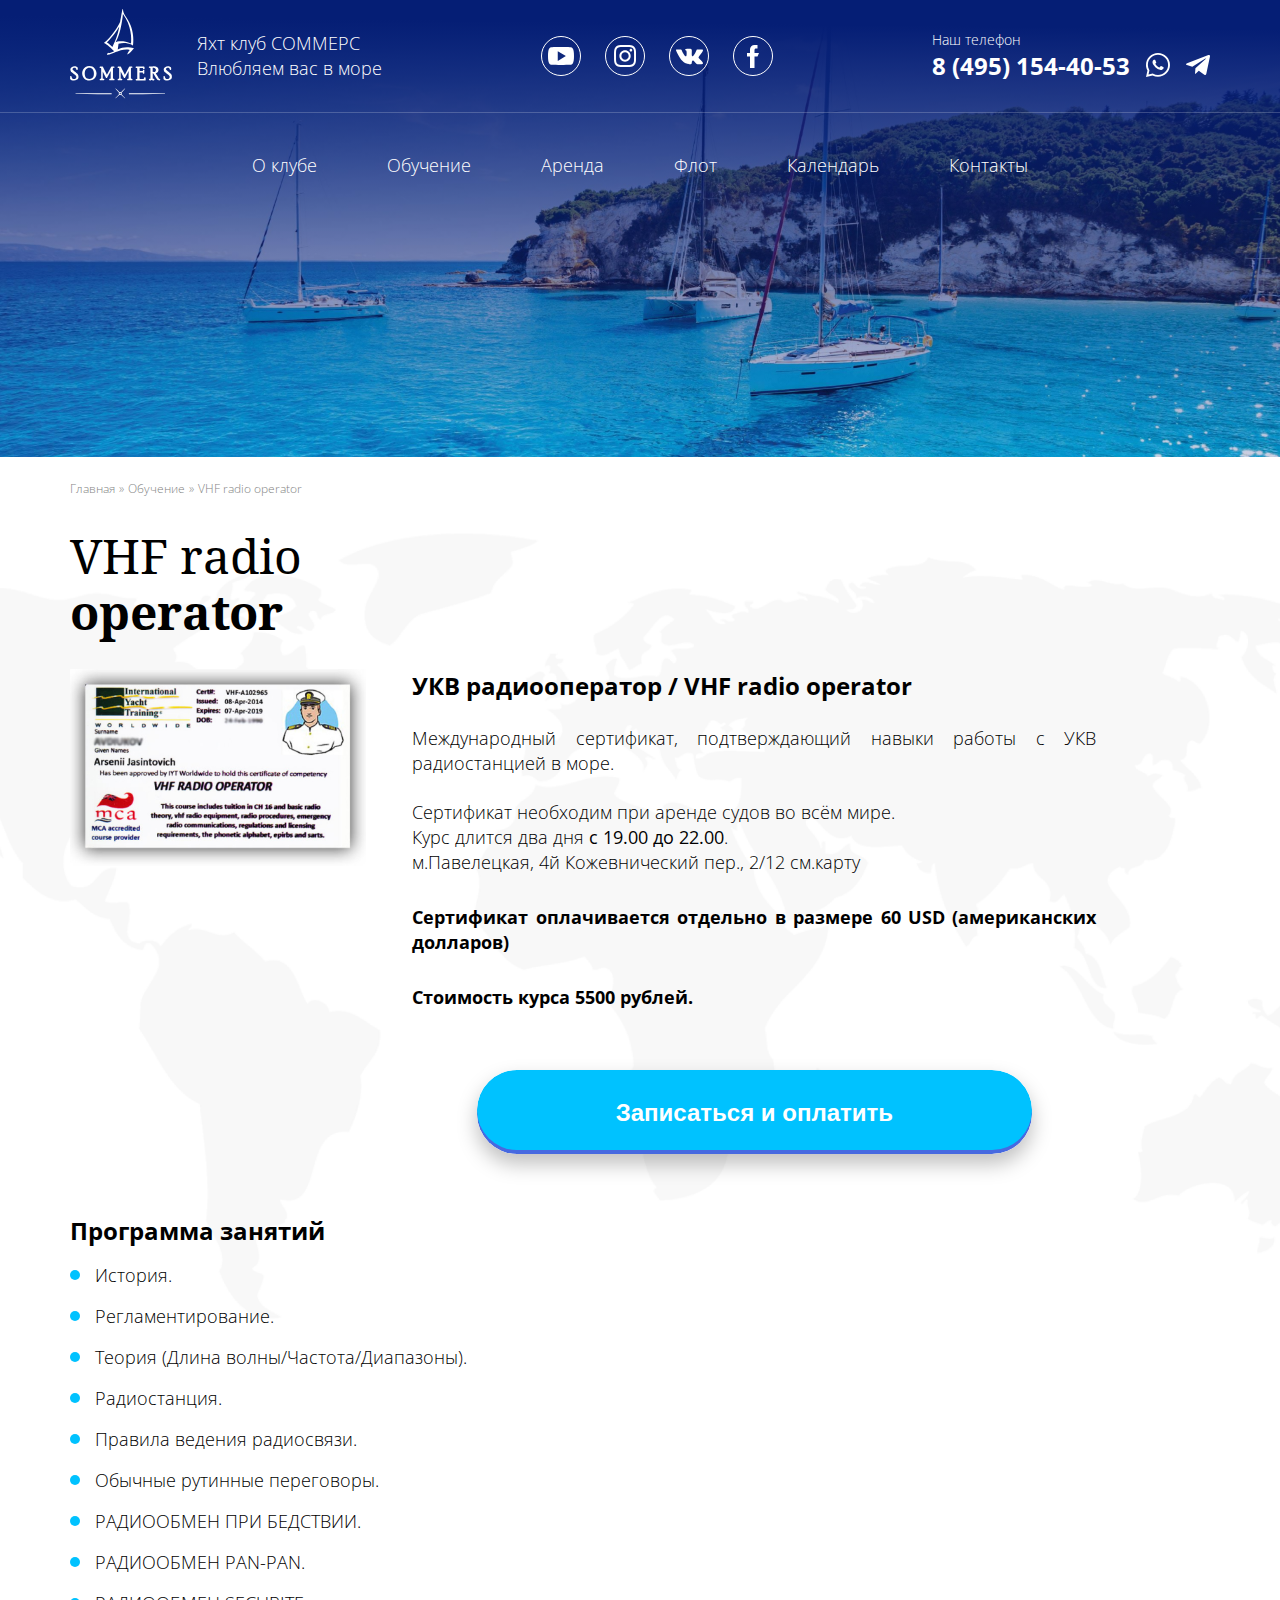
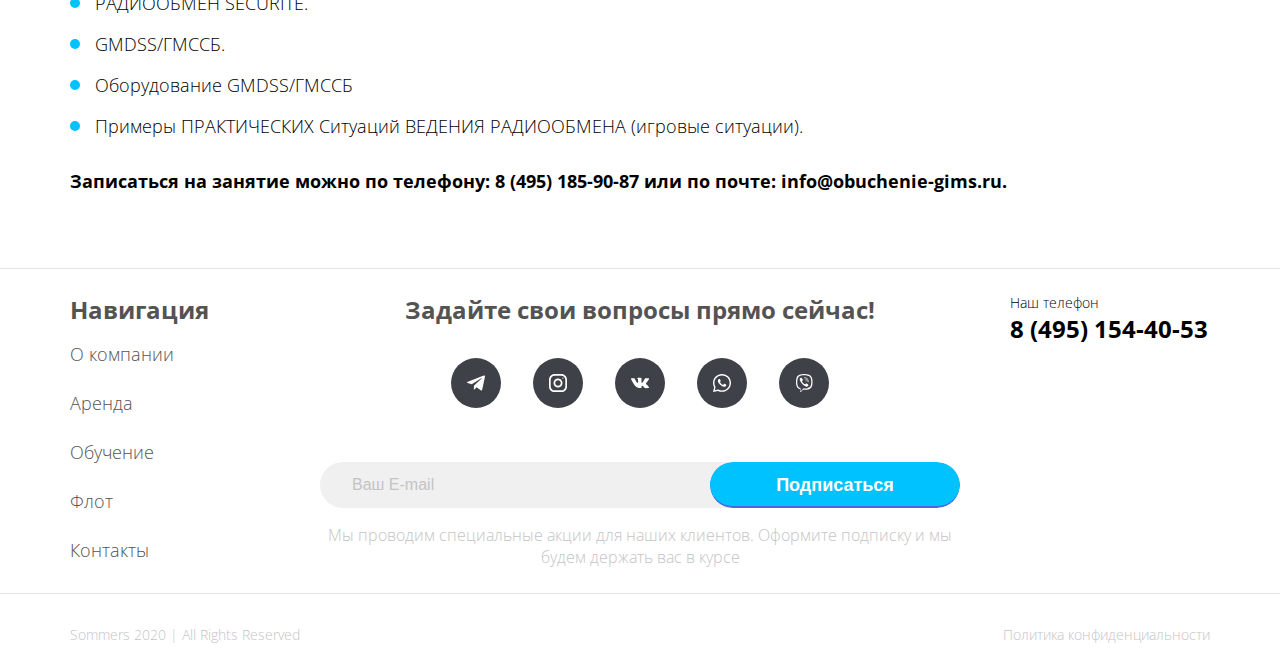
<file: training_vhf.html>
<!DOCTYPE html>
<html xmlns="http://www.w3.org/1999/xhtml">
<head>
    <meta http-equiv="text/html" charset="utf-8">
    <meta http-equiv="X-UA-Compatible" content="IE=edge">
    <meta name="viewport" content="width=device-width, initial-scale=1">
    <title>VHF radio operator | Яхт-клуб Sommers</title>
    <link rel="stylesheet" type="text/css" href="css/slick.css"/>
    <link rel="stylesheet" type="text/css" href="css/style.min.css"/>
  
</head>
<body>

    <section class="top top--no_head-block">

        <!-- HEADER -->

        <header class="header">
            <div class="container">
                <div class="header__flex">
                    <div class="header__left">
                        <a href="/" class="header__logo"><img src="img/logo.svg" alt=""></a>
                        <div class="header__text">Яхт клуб СОММЕРС<br> Влюбляем вас в море</div>
                    </div>
                    <div class="header__socials">
                        <a href="" class="header__soc"><img src="img/head-yt.svg" alt=""></a>
                        <a href="" class="header__soc"><img src="img/head-insta.svg" alt=""></a>
                        <a href="" class="header__soc"><img src="img/head-vk.svg" alt=""></a>
                        <a href="" class="header__soc"><img src="img/head-fb.svg" alt=""></a>
                    </div>
                    <div class="header__right">
                        <span class="header__phone-text">Наш телефон</span>
                        <div class="header__contacts">
                            <a href="tel:" class="header__phone">8 (495) 154-40-53</a>
                            <a href="" class="header__mes">
                                <svg width="24" height="24" viewBox="0 0 24 24" fill="none" xmlns="http://www.w3.org/2000/svg">
                                    <path d="M20.4338 3.48523C18.1793 1.23907 15.18 0.00128174 11.9879 0C8.80298 0 5.79895 1.23669 3.52954 3.4823C1.2561 5.73175 0.00292969 8.72113 0 11.8889V11.8925V11.8947C0.000366211 13.812 0.504089 15.7462 1.46027 17.5117L0.0327759 24L6.59583 22.5071C8.25806 23.3448 10.1127 23.7865 11.9833 23.7872H11.9881C15.1725 23.7872 18.1765 22.5504 20.4463 20.3046C22.7217 18.0533 23.9755 15.0677 23.9769 11.898C23.9778 8.75061 22.7197 5.76288 20.4338 3.48523V3.48523ZM11.9879 21.9141H11.9837C10.3041 21.9133 8.63983 21.4916 7.17114 20.6942L6.86078 20.5258L2.49664 21.5184L3.44458 17.2103L3.26184 16.8951C2.35327 15.3283 1.87317 13.5987 1.87317 11.8927C1.87665 6.37079 6.41364 1.87317 11.9875 1.87317C14.6803 1.87427 17.2104 2.91815 19.1118 4.81219C21.0419 6.73553 22.1045 9.25177 22.1036 11.8975C22.1014 17.4207 17.5635 21.9141 11.9879 21.9141V21.9141Z" fill="white"/>
                                    <path d="M8.72589 6.6499H8.20038C8.01746 6.6499 7.72046 6.71838 7.46924 6.99176C7.21783 7.26532 6.5094 7.92651 6.5094 9.27124C6.5094 10.616 7.49213 11.9153 7.62909 12.0978C7.76624 12.2802 9.52606 15.1279 12.3133 16.2234C14.6298 17.1338 15.1013 16.9527 15.6039 16.9071C16.1067 16.8617 17.2264 16.2461 17.4549 15.608C17.6834 14.9698 17.6834 14.4227 17.6149 14.3085C17.5463 14.1946 17.3633 14.1263 17.0892 13.9897C16.8149 13.8529 15.4709 13.1805 15.2195 13.0892C14.9681 12.9982 14.7854 12.9526 14.6025 13.2263C14.4196 13.4995 13.881 14.1316 13.721 14.314C13.5612 14.4965 13.4011 14.5194 13.1268 14.3826C12.8525 14.2455 11.9784 13.9518 10.9308 13.0209C10.1155 12.2963 9.54968 11.3724 9.38965 11.0988C9.2298 10.8254 9.37262 10.6775 9.51013 10.5411C9.63336 10.4188 9.7998 10.2514 9.93695 10.0919C10.0739 9.93225 10.1129 9.81836 10.2045 9.63599C10.2958 9.45361 10.2501 9.29395 10.1816 9.15735C10.1129 9.02057 9.58667 7.66907 9.34277 7.12854H9.34296C9.13751 6.67334 8.92126 6.65796 8.72589 6.6499V6.6499Z" fill="white"/>
                                </svg>
                            </a>
                            <a href="" class="header__mes">
                                <svg width="24" height="24" viewBox="0 0 24 24" fill="none" xmlns="http://www.w3.org/2000/svg">
                                    <path d="M9.417 15.1809L9.02 20.7649C9.588 20.7649 9.834 20.5209 10.129 20.2279L12.792 17.6829L18.31 21.7239C19.322 22.2879 20.035 21.9909 20.308 20.7929L23.93 3.82092L23.931 3.81992C24.252 2.32392 23.39 1.73892 22.404 2.10592L1.11399 10.2569C-0.339005 10.8209 -0.317005 11.6309 0.866995 11.9979L6.31 13.6909L18.953 5.77992C19.548 5.38592 20.089 5.60392 19.644 5.99792L9.417 15.1809Z" fill="white"/>
                                </svg>
                            </a>
                        </div>
                    </div>

                    <button class="header__mobile-menu-button">
                        <span></span>
                        <span></span>
                        <span></span>
                    </button>
                </div>
            </div>
        </header>

        <div class="head">
            <div class="container">
                <div class="head__menu-wrap">
                    <nav class="head__menu">
                        <a href="#" class="head__link">О клубе</a>
                        <a href="#" class="head__link">Обучение</a>
                        <a href="#" class="head__link">Аренда</a>
                        <a href="#" class="head__link">Флот</a>
                        <a href="#" class="head__link">Календарь</a>
                        <a href="#" class="head__link">Контакты</a>
                    </nav>
                </div>
            </div>
        </div>
    </section>

    <div class="page page--no_head-block page--white">

        <!-- BREADCRUMBS -->

        <div class="container">
            <div class="breads">
                <a href="#" class="breads__item">Главная</a>
                <a href="#" class="breads__item">Обучение</a>
                <span class="breads__item">VHF radio operator</span>
            </div>
        </div>

        <section class="text-page text-page--top_bg">
            <div class="container">

                <h1 class="title text-page__title">VHF radio <strong>operator</strong></h1>

                <div class="training__head">
                    <div class="training__img"><img src="img/training-vhf.jpg" alt=""></div>
                    <div class="training__head-right">
                        <p class="text-page__name">УКВ радиооператор / VHF radio operator</p>

                        <p class="text-page__text">Международный сертификат, подтверждающий навыки работы с УКВ радиостанцией в море.</p>
                        <p class="text-page__text">
                            Сертификат необходим при аренде судов во всём мире.<br>Курс длится два дня <strong>с 19.00 до 22.00</strong>.<br> м.Павелецкая, 4й Кожевнический пер., 2/12 см.карту
                        </p>

                        <p class="text-page__name text-page__name--small">Сертификат оплачивается отдельно в размере 60 USD (американских долларов)</p>
                        <p class="text-page__name text-page__name--small">Стоимость курса 5500 рублей.</p>

                        <button class="button training__head-button"><span>Записаться и оплатить</span></button>
                    </div>
                </div>

                <p class="text-page__name">Программа занятий</p>

                <ul class="text-page__list">
                    <li>История.</li>
                    <li>Регламентирование.</li>
                    <li>Теория (Длина волны/Частота/Диапазоны).</li>
                    <li>Радиостанция.</li>
                    <li>Правила ведения радиосвязи.</li>
                    <li>Обычные рутинные переговоры.</li>
                    <li>РАДИООБМЕН ПРИ БЕДСТВИИ.</li>
                    <li>РАДИООБМЕН PAN-PAN.</li>
                    <li>РАДИООБМЕН SECURITE.</li>
                    <li>GMDSS/ГМССБ.</li>
                    <li>Оборудование GMDSS/ГМССБ</li>
                    <li>Примеры ПРАКТИЧЕСКИХ Ситуаций ВЕДЕНИЯ РАДИООБМЕНА (игровые ситуации).</li>
                </ul>

                <p class="text-page__name text-page__name--small">Записаться на занятие можно по телефону: 8 (495) 185-90-87 или по почте: info@obuchenie-gims.ru.</p>

                <br><br>
            </div>
        </section>

        <!-- FOOTER -->

        <footer class="footer">
            <div class="container">
                <div class="footer__main">
                    <div class="footer__menu">
                        <p class="footer__menu-title">Навигация</p>

                        <a href="#" class="footer__link">О компании</a>
                        <a href="#" class="footer__link">Аренда</a>
                        <a href="#" class="footer__link">Обучение</a>
                        <a href="#" class="footer__link">Флот</a>
                        <a href="#" class="footer__link">Контакты</a>
                    </div>
                    <div class="footer__center">
                        <p class="footer__center-title">Задайте свои вопросы прямо сейчас!</p>

                        <div class="footer__socials">
                            <a href="#" class="footer__soc"><img src="img/footer-tg.svg" alt=""></a>
                            <a href="#" class="footer__soc"><img src="img/footer-insta.svg" alt=""></a>
                            <a href="#" class="footer__soc"><img src="img/footer-vk.svg" alt=""></a>
                            <a href="#" class="footer__soc"><img src="img/footer-wa.svg" alt=""></a>
                            <a href="#" class="footer__soc"><img src="img/footer-viber.svg" alt=""></a>
                        </div>

                        <form class="footer__form">
                            <input type="text" class="footer__input" placeholder="Ваш E-mail">
                            <button class="button footer__button"><span>Подписаться</span></button>
                        </form>

                        <p class="footer__note">Мы проводим специальные акции для наших клиентов. Оформите подписку и мы будем держать вас в курсе</p>
                    </div>
                    <div class="footer__right">
                        <p class="footer__phone-label">Наш телефон</p>
                        <a href="tel:" class="footer__phone">8 (495) 154-40-53</a>
                    </div>
                </div>
            </div>

            <div class="footer__bottom">
                <div class="container">
                    <div class="footer__flex">
                        <span>Sommers 2020 | All Rights Reserved</span>
                        <a href="#">Политика конфиденциальности</a>
                    </div>
                </div>
            </div>
        </footer>
    </div>

    <!-- MODAL -->

    <div class="modal">
        <div class="modal__block">
            <form class="modal__content">
                <p class="title modal__title">Остались вопросы? <strong>Задайте их нам</strong></p>
                <input type="text" class="modal__input" placeholder="Введите имя">
                <input type="text" class="modal__input modal__input--phone tel-input" placeholder="+7">
                <p class="modal__note">Нажимая на кнопку "Отправить", вы соглашаетесь с нашей <a href="#">Политикой конфиденциальности</a></p>
                <button class="button modal__button"><span>Отправить</span></button>
            </form>
        </div>
    </div>

    <script src="https://ajax.googleapis.com/ajax/libs/jquery/2.2.3/jquery.min.js"></script>
    <script src="js/slick.min.js"></script>
    <script src="js/inputmask.js"></script>
    <script src="js/jquery.inputmask.js"></script>
    <script type="text/javascript" src="js/scripts.js"></script>
</body>
</html>
</file>
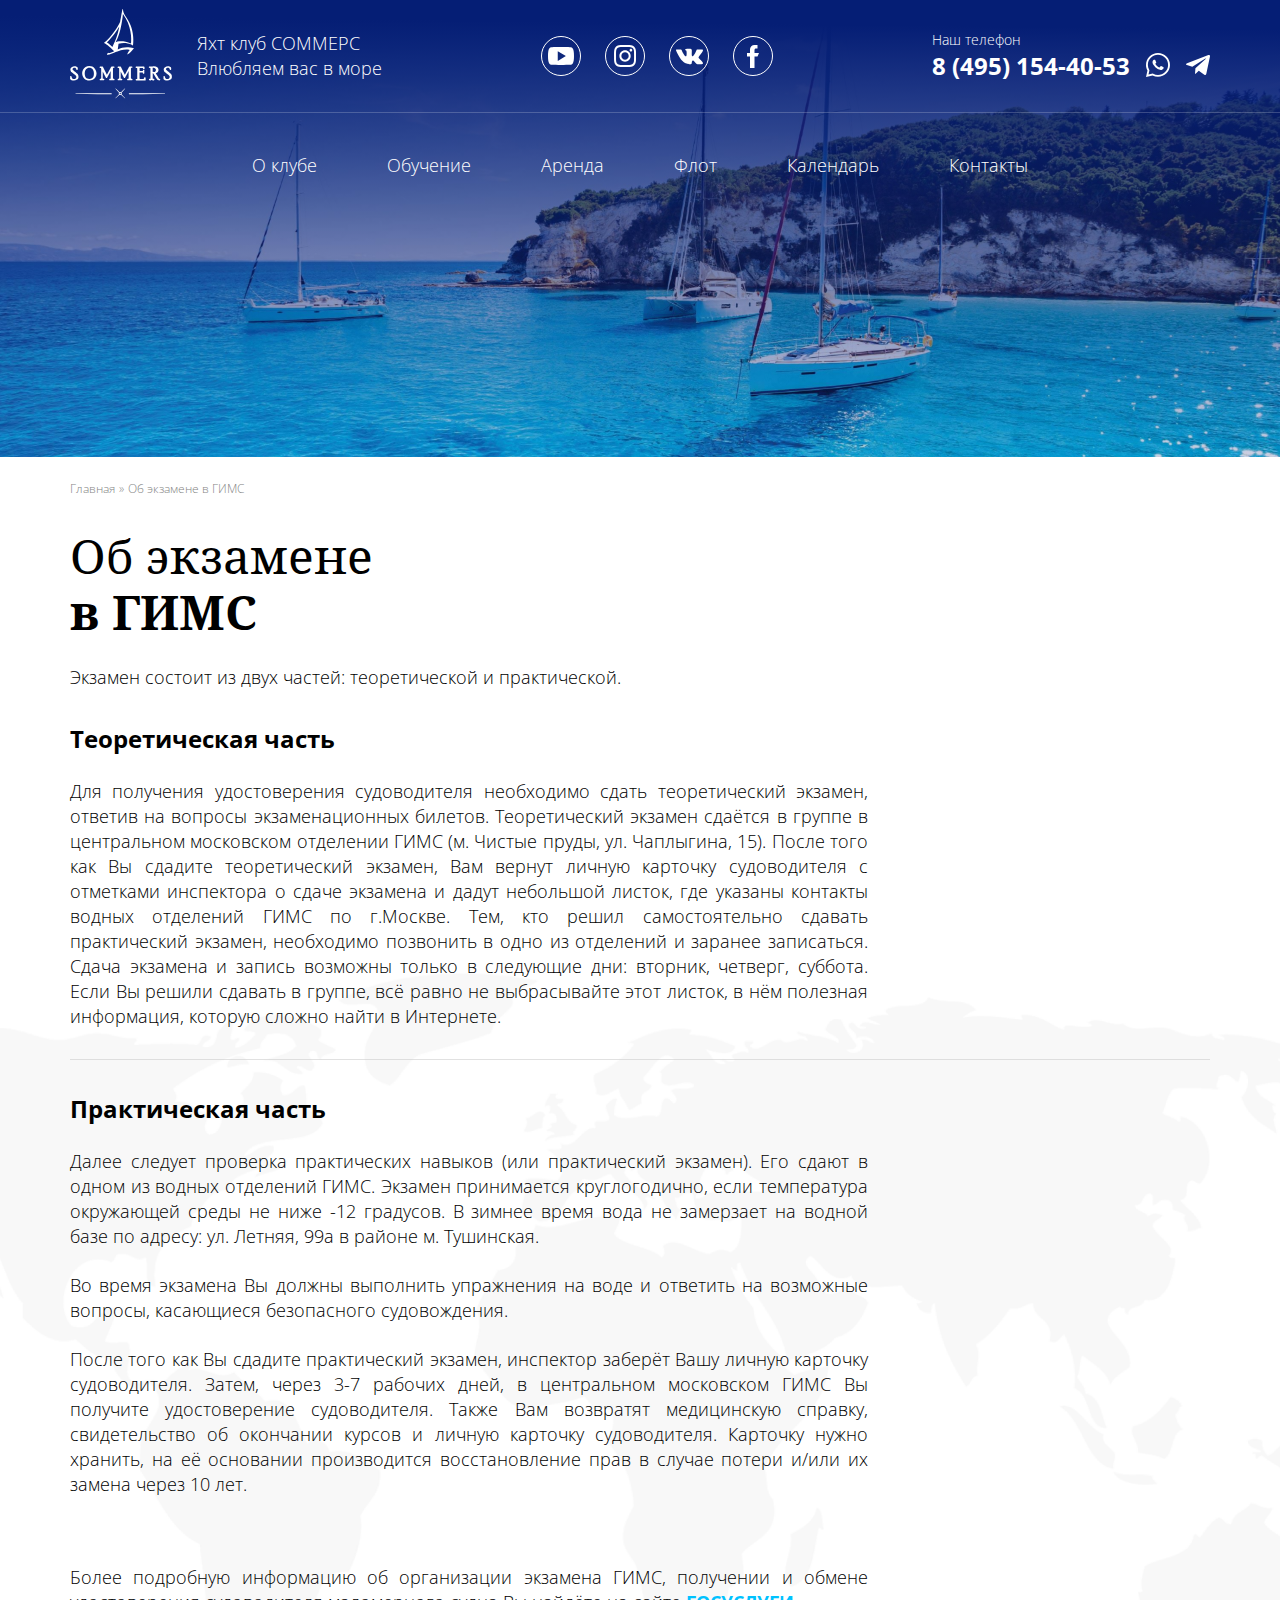
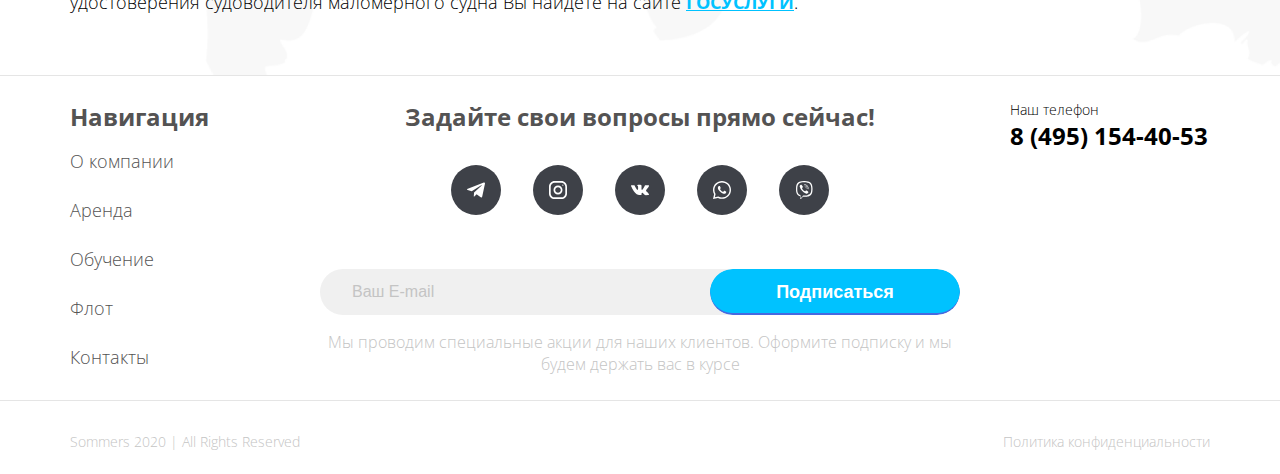
<file: useful-info_about-ekz.html>
<!DOCTYPE html>
<html xmlns="http://www.w3.org/1999/xhtml">
<head>
    <meta http-equiv="text/html" charset="utf-8">
    <meta http-equiv="X-UA-Compatible" content="IE=edge">
    <meta name="viewport" content="width=device-width, initial-scale=1">
    <title>Об экзамене в ГИМС | Яхт-клуб Sommers</title>
    <link rel="stylesheet" type="text/css" href="css/slick.css"/>
    <link rel="stylesheet" type="text/css" href="css/style.min.css"/>
  
</head>
<body>

    <section class="top top--no_head-block">

        <!-- HEADER -->

        <header class="header">
            <div class="container">
                <div class="header__flex">
                    <div class="header__left">
                        <a href="/" class="header__logo"><img src="img/logo.svg" alt=""></a>
                        <div class="header__text">Яхт клуб СОММЕРС<br> Влюбляем вас в море</div>
                    </div>
                    <div class="header__socials">
                        <a href="" class="header__soc"><img src="img/head-yt.svg" alt=""></a>
                        <a href="" class="header__soc"><img src="img/head-insta.svg" alt=""></a>
                        <a href="" class="header__soc"><img src="img/head-vk.svg" alt=""></a>
                        <a href="" class="header__soc"><img src="img/head-fb.svg" alt=""></a>
                    </div>
                    <div class="header__right">
                        <span class="header__phone-text">Наш телефон</span>
                        <div class="header__contacts">
                            <a href="tel:" class="header__phone">8 (495) 154-40-53</a>
                            <a href="" class="header__mes">
                                <svg width="24" height="24" viewBox="0 0 24 24" fill="none" xmlns="http://www.w3.org/2000/svg">
                                    <path d="M20.4338 3.48523C18.1793 1.23907 15.18 0.00128174 11.9879 0C8.80298 0 5.79895 1.23669 3.52954 3.4823C1.2561 5.73175 0.00292969 8.72113 0 11.8889V11.8925V11.8947C0.000366211 13.812 0.504089 15.7462 1.46027 17.5117L0.0327759 24L6.59583 22.5071C8.25806 23.3448 10.1127 23.7865 11.9833 23.7872H11.9881C15.1725 23.7872 18.1765 22.5504 20.4463 20.3046C22.7217 18.0533 23.9755 15.0677 23.9769 11.898C23.9778 8.75061 22.7197 5.76288 20.4338 3.48523V3.48523ZM11.9879 21.9141H11.9837C10.3041 21.9133 8.63983 21.4916 7.17114 20.6942L6.86078 20.5258L2.49664 21.5184L3.44458 17.2103L3.26184 16.8951C2.35327 15.3283 1.87317 13.5987 1.87317 11.8927C1.87665 6.37079 6.41364 1.87317 11.9875 1.87317C14.6803 1.87427 17.2104 2.91815 19.1118 4.81219C21.0419 6.73553 22.1045 9.25177 22.1036 11.8975C22.1014 17.4207 17.5635 21.9141 11.9879 21.9141V21.9141Z" fill="white"/>
                                    <path d="M8.72589 6.6499H8.20038C8.01746 6.6499 7.72046 6.71838 7.46924 6.99176C7.21783 7.26532 6.5094 7.92651 6.5094 9.27124C6.5094 10.616 7.49213 11.9153 7.62909 12.0978C7.76624 12.2802 9.52606 15.1279 12.3133 16.2234C14.6298 17.1338 15.1013 16.9527 15.6039 16.9071C16.1067 16.8617 17.2264 16.2461 17.4549 15.608C17.6834 14.9698 17.6834 14.4227 17.6149 14.3085C17.5463 14.1946 17.3633 14.1263 17.0892 13.9897C16.8149 13.8529 15.4709 13.1805 15.2195 13.0892C14.9681 12.9982 14.7854 12.9526 14.6025 13.2263C14.4196 13.4995 13.881 14.1316 13.721 14.314C13.5612 14.4965 13.4011 14.5194 13.1268 14.3826C12.8525 14.2455 11.9784 13.9518 10.9308 13.0209C10.1155 12.2963 9.54968 11.3724 9.38965 11.0988C9.2298 10.8254 9.37262 10.6775 9.51013 10.5411C9.63336 10.4188 9.7998 10.2514 9.93695 10.0919C10.0739 9.93225 10.1129 9.81836 10.2045 9.63599C10.2958 9.45361 10.2501 9.29395 10.1816 9.15735C10.1129 9.02057 9.58667 7.66907 9.34277 7.12854H9.34296C9.13751 6.67334 8.92126 6.65796 8.72589 6.6499V6.6499Z" fill="white"/>
                                </svg>
                            </a>
                            <a href="" class="header__mes">
                                <svg width="24" height="24" viewBox="0 0 24 24" fill="none" xmlns="http://www.w3.org/2000/svg">
                                    <path d="M9.417 15.1809L9.02 20.7649C9.588 20.7649 9.834 20.5209 10.129 20.2279L12.792 17.6829L18.31 21.7239C19.322 22.2879 20.035 21.9909 20.308 20.7929L23.93 3.82092L23.931 3.81992C24.252 2.32392 23.39 1.73892 22.404 2.10592L1.11399 10.2569C-0.339005 10.8209 -0.317005 11.6309 0.866995 11.9979L6.31 13.6909L18.953 5.77992C19.548 5.38592 20.089 5.60392 19.644 5.99792L9.417 15.1809Z" fill="white"/>
                                </svg>
                            </a>
                        </div>
                    </div>

                    <button class="header__mobile-menu-button">
                        <span></span>
                        <span></span>
                        <span></span>
                    </button>
                </div>
            </div>
        </header>

        <div class="head">
            <div class="container">
                <div class="head__menu-wrap">
                    <nav class="head__menu">
                        <a href="#" class="head__link">О клубе</a>
                        <a href="#" class="head__link">Обучение</a>
                        <a href="#" class="head__link">Аренда</a>
                        <a href="#" class="head__link">Флот</a>
                        <a href="#" class="head__link">Календарь</a>
                        <a href="#" class="head__link">Контакты</a>
                    </nav>
                </div>
            </div>
        </div>
    </section>

    <div class="page page--no_head-block page--white">

        <!-- BREADCRUMBS -->

        <div class="container">
            <div class="breads">
                <a href="#" class="breads__item">Главная</a>
                <span class="breads__item">Об экзамене в ГИМС</span>
            </div>
        </div>

        <section class="text-page">
            <div class="container">

                <h1 class="title text-page__title">Об экзамене <strong>в ГИМС</strong></h1>

                <div class="text-page__block">

                    <p class="text-page__text">Экзамен состоит из двух частей: теоретической и практической.</p>

                    <h6 class="text-page__name">Теоретическая часть</h6>

                    <p class="text-page__text">Для получения удостоверения судоводителя необходимо сдать теоретический экзамен, ответив на вопросы экзаменационных билетов. Теоретический экзамен сдаётся в группе в центральном московском отделении ГИМС (м. Чистые пруды, ул. Чаплыгина, 15). После того как Вы сдадите теоретический экзамен, Вам вернут личную карточку судоводителя с отметками инспектора о сдаче экзамена и дадут небольшой листок, где указаны контакты водных отделений ГИМС по г.Москве. Тем, кто решил самостоятельно сдавать практический экзамен, необходимо позвонить в одно из отделений и заранее записаться. Сдача экзамена и запись возможны только в следующие дни: вторник, четверг, суббота. Если Вы решили сдавать в группе, всё равно не выбрасывайте этот листок, в нём полезная информация, которую сложно найти в Интернете.</p>

                </div>
                <div class="text-page__block text-page__block--no_border">

                    <p class="text-page__name">Практическая часть</p>

                    <p class="text-page__text">Далее следует проверка практических навыков (или практический экзамен). Его сдают в одном из водных отделений ГИМС. Экзамен принимается круглогодично, если температура окружающей среды не ниже -12 градусов. В зимнее время вода не замерзает на водной базе по адресу: ул. Летняя, 99а в районе м. Тушинская.</p>

                    <p class="text-page__text">Во время экзамена Вы должны выполнить упражнения на воде и ответить на возможные вопросы, касающиеся безопасного судовождения.</p>

                    <p class="text-page__text">После того как Вы сдадите практический экзамен, инспектор заберёт Вашу личную карточку судоводителя. Затем, через 3-7 рабочих дней, в центральном московском ГИМС Вы получите удостоверение судоводителя. Также Вам возвратят медицинскую справку, свидетельство об окончании курсов и личную карточку судоводителя. Карточку нужно хранить, на её основании производится восстановление прав в случае потери и/или их замена через 10 лет.</p>

                    <br><br>

                    <p class="text-page__text">Более подробную информацию об организации экзамена ГИМС, получении и обмене удостоверения судоводителя маломерного судна Вы найдёте на сайте <a href="">ГОСУСЛУГИ</a>.</p>
                </div>

            </div>
        </section>

        <!-- FOOTER -->

        <footer class="footer">
            <div class="container">
                <div class="footer__main">
                    <div class="footer__menu">
                        <p class="footer__menu-title">Навигация</p>

                        <a href="#" class="footer__link">О компании</a>
                        <a href="#" class="footer__link">Аренда</a>
                        <a href="#" class="footer__link">Обучение</a>
                        <a href="#" class="footer__link">Флот</a>
                        <a href="#" class="footer__link">Контакты</a>
                    </div>
                    <div class="footer__center">
                        <p class="footer__center-title">Задайте свои вопросы прямо сейчас!</p>

                        <div class="footer__socials">
                            <a href="#" class="footer__soc"><img src="img/footer-tg.svg" alt=""></a>
                            <a href="#" class="footer__soc"><img src="img/footer-insta.svg" alt=""></a>
                            <a href="#" class="footer__soc"><img src="img/footer-vk.svg" alt=""></a>
                            <a href="#" class="footer__soc"><img src="img/footer-wa.svg" alt=""></a>
                            <a href="#" class="footer__soc"><img src="img/footer-viber.svg" alt=""></a>
                        </div>

                        <form class="footer__form">
                            <input type="text" class="footer__input" placeholder="Ваш E-mail">
                            <button class="button footer__button"><span>Подписаться</span></button>
                        </form>

                        <p class="footer__note">Мы проводим специальные акции для наших клиентов. Оформите подписку и мы будем держать вас в курсе</p>
                    </div>
                    <div class="footer__right">
                        <p class="footer__phone-label">Наш телефон</p>
                        <a href="tel:" class="footer__phone">8 (495) 154-40-53</a>
                    </div>
                </div>
            </div>

            <div class="footer__bottom">
                <div class="container">
                    <div class="footer__flex">
                        <span>Sommers 2020 | All Rights Reserved</span>
                        <a href="#">Политика конфиденциальности</a>
                    </div>
                </div>
            </div>
        </footer>
    </div>

    <!-- MODAL -->

    <div class="modal">
        <div class="modal__block">
            <form class="modal__content">
                <p class="title modal__title">Остались вопросы? <strong>Задайте их нам</strong></p>
                <input type="text" class="modal__input" placeholder="Введите имя">
                <input type="text" class="modal__input modal__input--phone tel-input" placeholder="+7">
                <p class="modal__note">Нажимая на кнопку "Отправить", вы соглашаетесь с нашей <a href="#">Политикой конфиденциальности</a></p>
                <button class="button modal__button"><span>Отправить</span></button>
            </form>
        </div>
    </div>

    <script src="https://ajax.googleapis.com/ajax/libs/jquery/2.2.3/jquery.min.js"></script>
    <script src="js/slick.min.js"></script>
    <script src="js/inputmask.js"></script>
    <script src="js/jquery.inputmask.js"></script>
    <script type="text/javascript" src="js/scripts.js"></script>
</body>
</html>
</file>
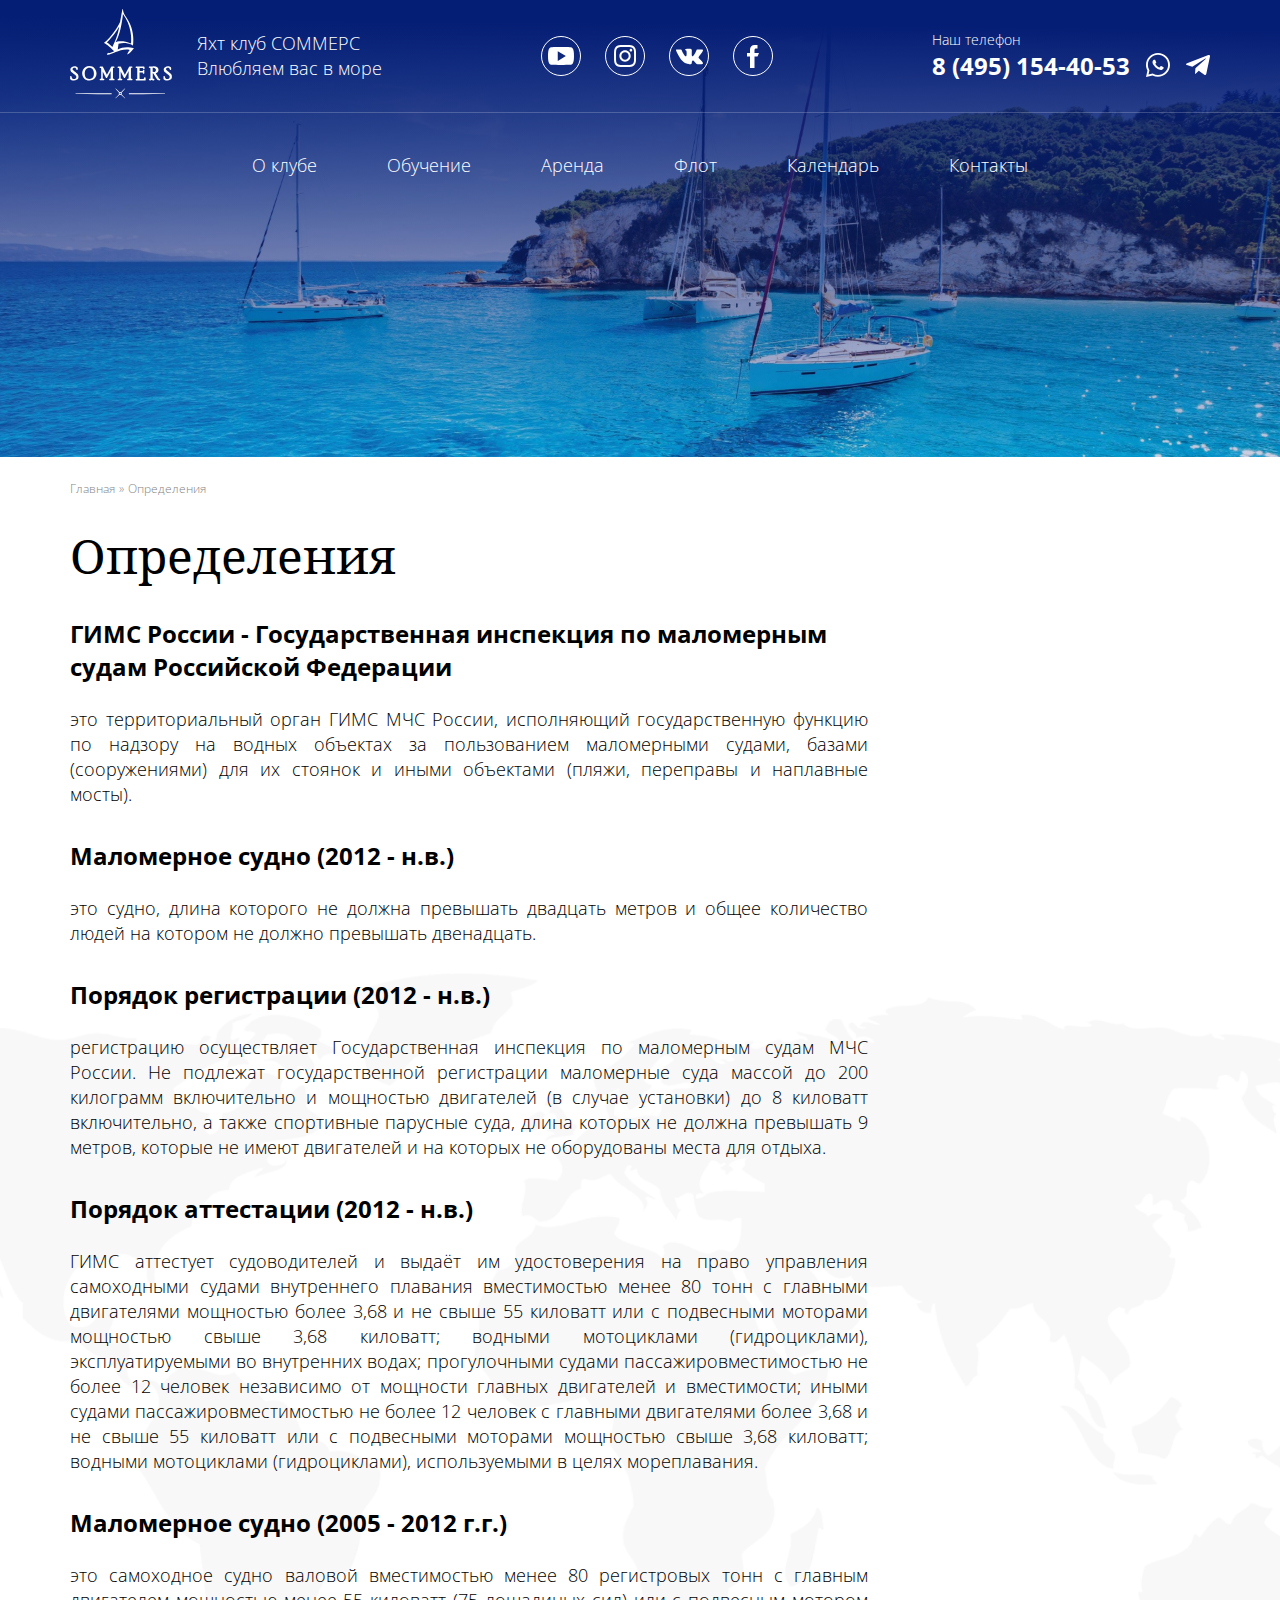
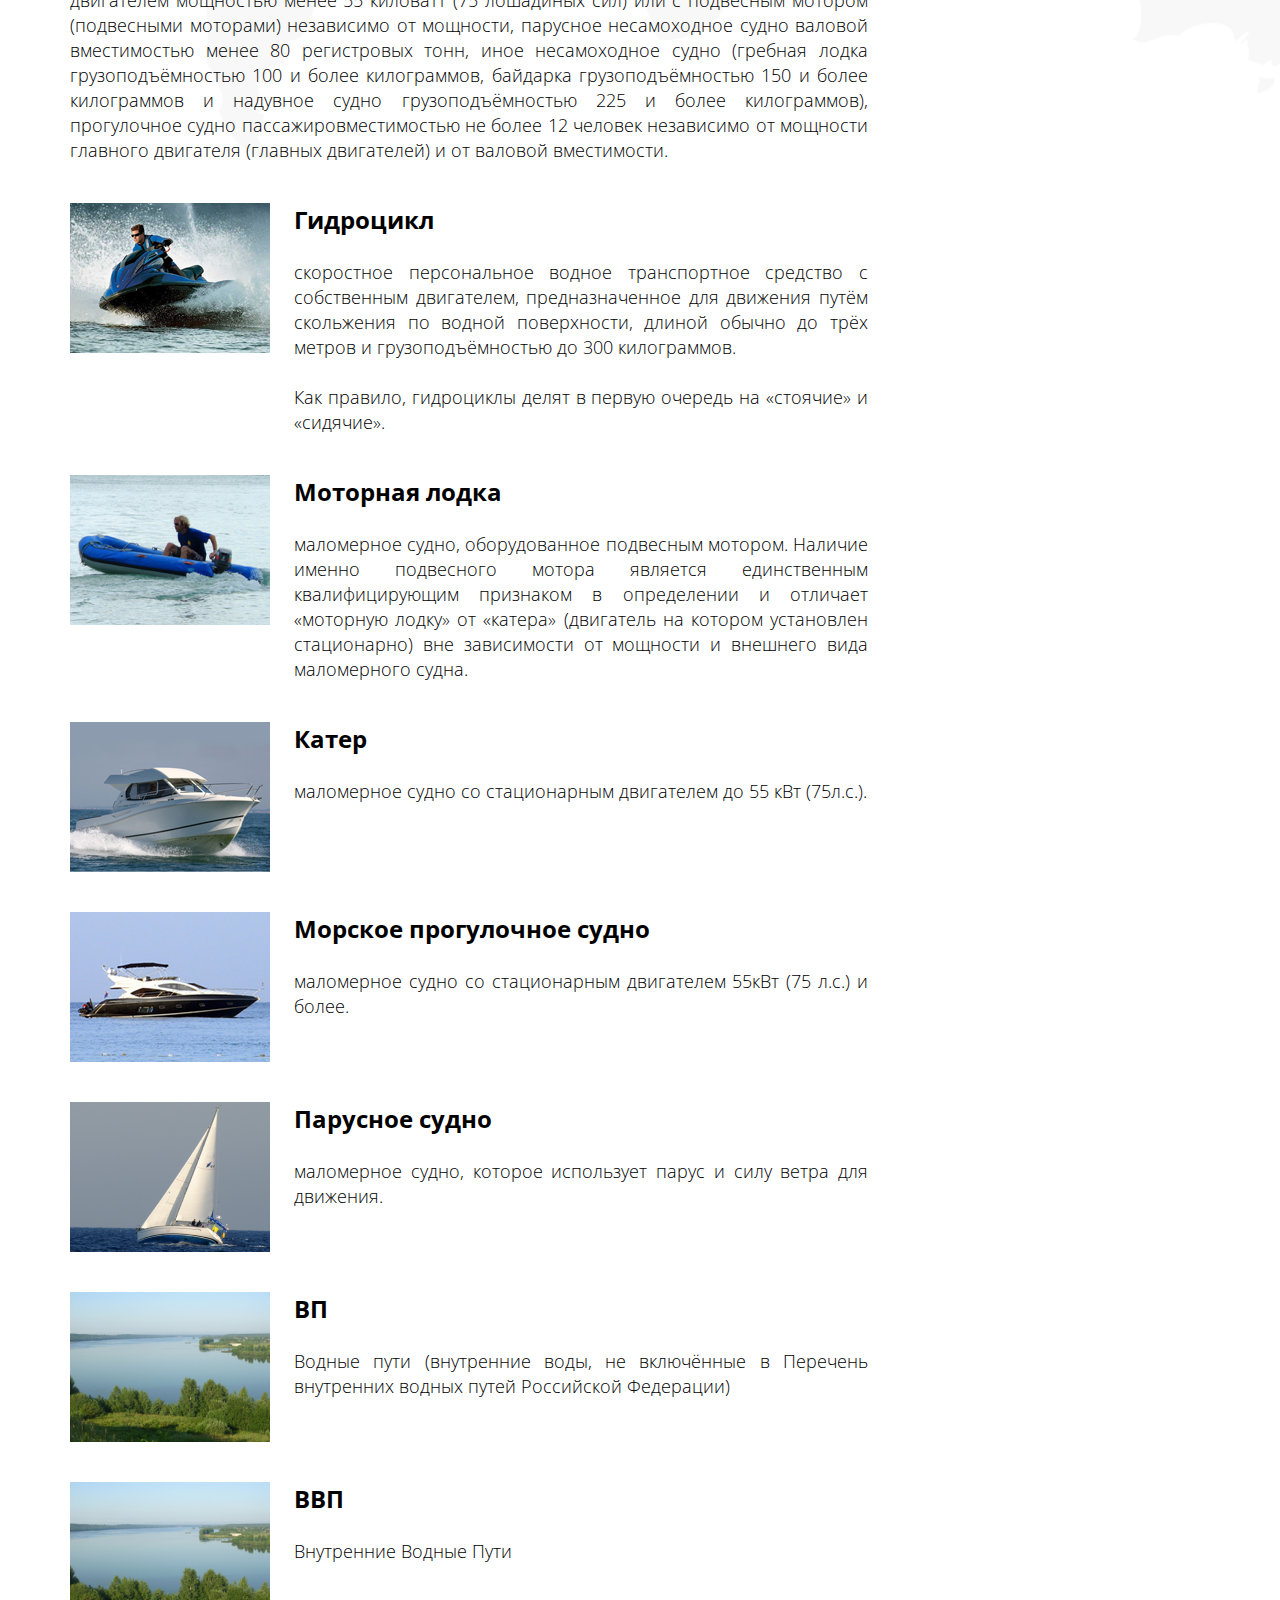
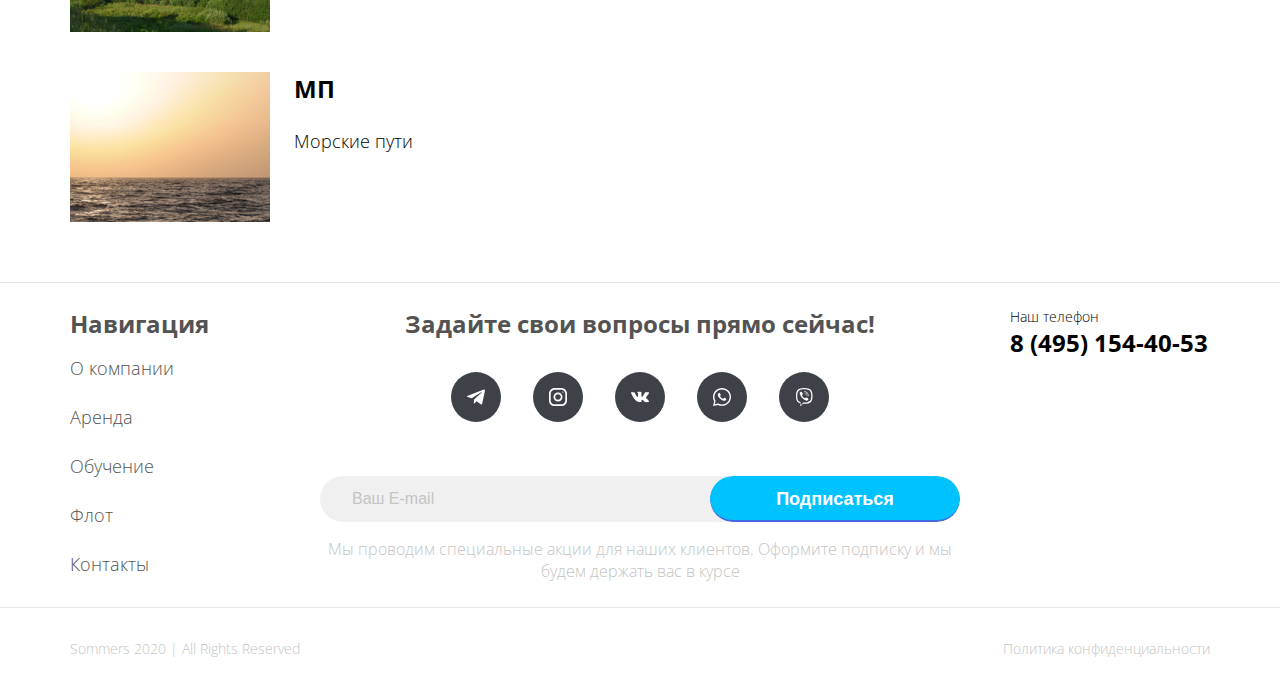
<file: useful-info_definitions.html>
<!DOCTYPE html>
<html xmlns="http://www.w3.org/1999/xhtml">
<head>
    <meta http-equiv="text/html" charset="utf-8">
    <meta http-equiv="X-UA-Compatible" content="IE=edge">
    <meta name="viewport" content="width=device-width, initial-scale=1">
    <title>Определения | Яхт-клуб Sommers</title>
    <link rel="stylesheet" type="text/css" href="css/slick.css"/>
    <link rel="stylesheet" type="text/css" href="css/style.min.css"/>
  
</head>
<body>

    <section class="top top--no_head-block">

        <!-- HEADER -->

        <header class="header">
            <div class="container">
                <div class="header__flex">
                    <div class="header__left">
                        <a href="/" class="header__logo"><img src="img/logo.svg" alt=""></a>
                        <div class="header__text">Яхт клуб СОММЕРС<br> Влюбляем вас в море</div>
                    </div>
                    <div class="header__socials">
                        <a href="" class="header__soc"><img src="img/head-yt.svg" alt=""></a>
                        <a href="" class="header__soc"><img src="img/head-insta.svg" alt=""></a>
                        <a href="" class="header__soc"><img src="img/head-vk.svg" alt=""></a>
                        <a href="" class="header__soc"><img src="img/head-fb.svg" alt=""></a>
                    </div>
                    <div class="header__right">
                        <span class="header__phone-text">Наш телефон</span>
                        <div class="header__contacts">
                            <a href="tel:" class="header__phone">8 (495) 154-40-53</a>
                            <a href="" class="header__mes">
                                <svg width="24" height="24" viewBox="0 0 24 24" fill="none" xmlns="http://www.w3.org/2000/svg">
                                    <path d="M20.4338 3.48523C18.1793 1.23907 15.18 0.00128174 11.9879 0C8.80298 0 5.79895 1.23669 3.52954 3.4823C1.2561 5.73175 0.00292969 8.72113 0 11.8889V11.8925V11.8947C0.000366211 13.812 0.504089 15.7462 1.46027 17.5117L0.0327759 24L6.59583 22.5071C8.25806 23.3448 10.1127 23.7865 11.9833 23.7872H11.9881C15.1725 23.7872 18.1765 22.5504 20.4463 20.3046C22.7217 18.0533 23.9755 15.0677 23.9769 11.898C23.9778 8.75061 22.7197 5.76288 20.4338 3.48523V3.48523ZM11.9879 21.9141H11.9837C10.3041 21.9133 8.63983 21.4916 7.17114 20.6942L6.86078 20.5258L2.49664 21.5184L3.44458 17.2103L3.26184 16.8951C2.35327 15.3283 1.87317 13.5987 1.87317 11.8927C1.87665 6.37079 6.41364 1.87317 11.9875 1.87317C14.6803 1.87427 17.2104 2.91815 19.1118 4.81219C21.0419 6.73553 22.1045 9.25177 22.1036 11.8975C22.1014 17.4207 17.5635 21.9141 11.9879 21.9141V21.9141Z" fill="white"/>
                                    <path d="M8.72589 6.6499H8.20038C8.01746 6.6499 7.72046 6.71838 7.46924 6.99176C7.21783 7.26532 6.5094 7.92651 6.5094 9.27124C6.5094 10.616 7.49213 11.9153 7.62909 12.0978C7.76624 12.2802 9.52606 15.1279 12.3133 16.2234C14.6298 17.1338 15.1013 16.9527 15.6039 16.9071C16.1067 16.8617 17.2264 16.2461 17.4549 15.608C17.6834 14.9698 17.6834 14.4227 17.6149 14.3085C17.5463 14.1946 17.3633 14.1263 17.0892 13.9897C16.8149 13.8529 15.4709 13.1805 15.2195 13.0892C14.9681 12.9982 14.7854 12.9526 14.6025 13.2263C14.4196 13.4995 13.881 14.1316 13.721 14.314C13.5612 14.4965 13.4011 14.5194 13.1268 14.3826C12.8525 14.2455 11.9784 13.9518 10.9308 13.0209C10.1155 12.2963 9.54968 11.3724 9.38965 11.0988C9.2298 10.8254 9.37262 10.6775 9.51013 10.5411C9.63336 10.4188 9.7998 10.2514 9.93695 10.0919C10.0739 9.93225 10.1129 9.81836 10.2045 9.63599C10.2958 9.45361 10.2501 9.29395 10.1816 9.15735C10.1129 9.02057 9.58667 7.66907 9.34277 7.12854H9.34296C9.13751 6.67334 8.92126 6.65796 8.72589 6.6499V6.6499Z" fill="white"/>
                                </svg>
                            </a>
                            <a href="" class="header__mes">
                                <svg width="24" height="24" viewBox="0 0 24 24" fill="none" xmlns="http://www.w3.org/2000/svg">
                                    <path d="M9.417 15.1809L9.02 20.7649C9.588 20.7649 9.834 20.5209 10.129 20.2279L12.792 17.6829L18.31 21.7239C19.322 22.2879 20.035 21.9909 20.308 20.7929L23.93 3.82092L23.931 3.81992C24.252 2.32392 23.39 1.73892 22.404 2.10592L1.11399 10.2569C-0.339005 10.8209 -0.317005 11.6309 0.866995 11.9979L6.31 13.6909L18.953 5.77992C19.548 5.38592 20.089 5.60392 19.644 5.99792L9.417 15.1809Z" fill="white"/>
                                </svg>
                            </a>
                        </div>
                    </div>

                    <button class="header__mobile-menu-button">
                        <span></span>
                        <span></span>
                        <span></span>
                    </button>
                </div>
            </div>
        </header>

        <div class="head">
            <div class="container">
                <div class="head__menu-wrap">
                    <nav class="head__menu">
                        <a href="#" class="head__link">О клубе</a>
                        <a href="#" class="head__link">Обучение</a>
                        <a href="#" class="head__link">Аренда</a>
                        <a href="#" class="head__link">Флот</a>
                        <a href="#" class="head__link">Календарь</a>
                        <a href="#" class="head__link">Контакты</a>
                    </nav>
                </div>
            </div>
        </div>
    </section>

    <div class="page page--no_head-block page--white">

        <!-- BREADCRUMBS -->

        <div class="container">
            <div class="breads">
                <a href="#" class="breads__item">Главная</a>
                <span class="breads__item">Определения</span>
            </div>
        </div>

        <section class="text-page">
            <div class="container">

                <h1 class="title text-page__title">Определения</h1>

                <div class="text-page__block text-page__block--no_border">

                    <h6 class="text-page__name">ГИМС России - Государственная инспекция по маломерным судам Российской Федерации</h6>

                    <p class="text-page__text">это территориальный орган ГИМС МЧС России, исполняющий государственную функцию по надзору на водных объектах за пользованием маломерными судами, базами (сооружениями) для их стоянок и иными объектами (пляжи, переправы и наплавные мосты).</p>

                    <h6 class="text-page__name">Маломерное судно (2012 - н.в.)</h6>

                    <p class="text-page__text">это судно, длина которого не должна превышать двадцать метров и общее количество людей на котором не должно превышать двенадцать.</p>

                    <h6 class="text-page__name">Порядок регистрации (2012 - н.в.)</h6>

                    <p class="text-page__text">регистрацию осуществляет Государственная инспекция по маломерным судам МЧС России. Не подлежат государственной регистрации маломерные суда массой до 200 килограмм включительно и мощностью двигателей (в случае установки) до 8 киловатт включительно, а также спортивные парусные суда, длина которых не должна превышать 9 метров, которые не имеют двигателей и на которых не оборудованы места для отдыха.</p>

                    <h6 class="text-page__name">Порядок аттестации (2012 - н.в.)</h6>

                    <p class="text-page__text">ГИМС аттестует судоводителей и выдаёт им удостоверения на право управления самоходными судами внутреннего плавания вместимостью менее 80 тонн с главными двигателями мощностью более 3,68 и не свыше 55 киловатт или с подвесными моторами мощностью свыше 3,68 киловатт; водными мотоциклами (гидроциклами), эксплуатируемыми во внутренних водах; прогулочными судами пассажировместимостью не более 12 человек независимо от мощности главных двигателей и вместимости; иными судами пассажировместимостью не более 12 человек с главными двигателями более 3,68 и не свыше 55 киловатт или с подвесными моторами мощностью свыше 3,68 киловатт; водными мотоциклами (гидроциклами), используемыми в целях мореплавания.</p>

                    <h6 class="text-page__name">Маломерное судно (2005 - 2012 г.г.)</h6>

                    <p class="text-page__text">это самоходное судно валовой вместимостью менее 80 регистровых тонн с главным двигателем мощностью менее 55 киловатт (75 лошадиных сил) или с подвесным мотором (подвесными моторами) независимо от мощности, парусное несамоходное судно валовой вместимостью менее 80 регистровых тонн, иное несамоходное судно (гребная лодка грузоподъёмностью 100 и более килограммов, байдарка грузоподъёмностью 150 и более килограммов и надувное судно грузоподъёмностью 225 и более килограммов), прогулочное судно пассажировместимостью не более 12 человек независимо от мощности главного двигателя (главных двигателей) и от валовой вместимости.</p>

                    <div class="text-page__item-with-img">
                        <div class="text-page__img" style="background-image: url(img/def1.png)"></div>
                        <div class="text-page__desc">
                            <p class="text-page__name">Гидроцикл</p>
                            <p class="text-page__text">скоростное персональное водное транспортное средство с собственным двигателем, предназначенное для движения путём скольжения по водной поверхности, длиной обычно до трёх метров и грузоподъёмностью до 300 килограммов.<br><br>Как правило, гидроциклы делят в первую очередь на «стоячие» и «сидячие».</p>
                        </div>
                    </div>
                    <div class="text-page__item-with-img">
                        <div class="text-page__img" style="background-image: url(img/def2.png)"></div>
                        <div class="text-page__desc">
                            <p class="text-page__name">Моторная лодка</p>
                            <p class="text-page__text">маломерное судно, оборудованное подвесным мотором. Наличие именно подвесного мотора является единственным квалифицирующим признаком в определении и отличает «моторную лодку» от «катера» (двигатель на котором установлен стационарно) вне зависимости от мощности и внешнего вида маломерного судна.</p>
                        </div>
                    </div>
                    <div class="text-page__item-with-img">
                        <div class="text-page__img" style="background-image: url(img/def3.png)"></div>
                        <div class="text-page__desc">
                            <p class="text-page__name">Катер</p>
                            <p class="text-page__text">маломерное судно со стационарным двигателем до 55 кВт (75л.с.).</p>
                        </div>
                    </div>
                    <div class="text-page__item-with-img">
                        <div class="text-page__img" style="background-image: url(img/def4.png)"></div>
                        <div class="text-page__desc">
                            <p class="text-page__name">Морское прогулочное судно</p>
                            <p class="text-page__text">маломерное судно со стационарным двигателем 55кВт (75 л.с.) и более.</p>
                        </div>
                    </div>
                    <div class="text-page__item-with-img">
                        <div class="text-page__img" style="background-image: url(img/def5.png)"></div>
                        <div class="text-page__desc">
                            <p class="text-page__name">Парусное судно</p>
                            <p class="text-page__text">маломерное судно, которое использует парус и силу ветра для движения.</p>
                        </div>
                    </div>
                    <div class="text-page__item-with-img">
                        <div class="text-page__img" style="background-image: url(img/def6.png)"></div>
                        <div class="text-page__desc">
                            <p class="text-page__name">ВП</p>
                            <p class="text-page__text">Водные пути (внутренние воды, не включённые в Перечень внутренних водных путей Российской Федерации)</p>
                        </div>
                    </div>
                    <div class="text-page__item-with-img">
                        <div class="text-page__img" style="background-image: url(img/def6.png)"></div>
                        <div class="text-page__desc">
                            <p class="text-page__name">ВВП</p>
                            <p class="text-page__text">Внутренние Водные Пути</p>
                        </div>
                    </div>
                    <div class="text-page__item-with-img">
                        <div class="text-page__img" style="background-image: url(img/def8.png)"></div>
                        <div class="text-page__desc">
                            <p class="text-page__name">МП</p>
                            <p class="text-page__text">Морские пути</p>
                        </div>
                    </div>
                </div>

            </div>
        </section>

        <!-- FOOTER -->

        <footer class="footer">
            <div class="container">
                <div class="footer__main">
                    <div class="footer__menu">
                        <p class="footer__menu-title">Навигация</p>

                        <a href="#" class="footer__link">О компании</a>
                        <a href="#" class="footer__link">Аренда</a>
                        <a href="#" class="footer__link">Обучение</a>
                        <a href="#" class="footer__link">Флот</a>
                        <a href="#" class="footer__link">Контакты</a>
                    </div>
                    <div class="footer__center">
                        <p class="footer__center-title">Задайте свои вопросы прямо сейчас!</p>

                        <div class="footer__socials">
                            <a href="#" class="footer__soc"><img src="img/footer-tg.svg" alt=""></a>
                            <a href="#" class="footer__soc"><img src="img/footer-insta.svg" alt=""></a>
                            <a href="#" class="footer__soc"><img src="img/footer-vk.svg" alt=""></a>
                            <a href="#" class="footer__soc"><img src="img/footer-wa.svg" alt=""></a>
                            <a href="#" class="footer__soc"><img src="img/footer-viber.svg" alt=""></a>
                        </div>

                        <form class="footer__form">
                            <input type="text" class="footer__input" placeholder="Ваш E-mail">
                            <button class="button footer__button"><span>Подписаться</span></button>
                        </form>

                        <p class="footer__note">Мы проводим специальные акции для наших клиентов. Оформите подписку и мы будем держать вас в курсе</p>
                    </div>
                    <div class="footer__right">
                        <p class="footer__phone-label">Наш телефон</p>
                        <a href="tel:" class="footer__phone">8 (495) 154-40-53</a>
                    </div>
                </div>
            </div>

            <div class="footer__bottom">
                <div class="container">
                    <div class="footer__flex">
                        <span>Sommers 2020 | All Rights Reserved</span>
                        <a href="#">Политика конфиденциальности</a>
                    </div>
                </div>
            </div>
        </footer>
    </div>

    <!-- MODAL -->

    <div class="modal">
        <div class="modal__block">
            <form class="modal__content">
                <p class="title modal__title">Остались вопросы? <strong>Задайте их нам</strong></p>
                <input type="text" class="modal__input" placeholder="Введите имя">
                <input type="text" class="modal__input modal__input--phone tel-input" placeholder="+7">
                <p class="modal__note">Нажимая на кнопку "Отправить", вы соглашаетесь с нашей <a href="#">Политикой конфиденциальности</a></p>
                <button class="button modal__button"><span>Отправить</span></button>
            </form>
        </div>
    </div>

    <script src="https://ajax.googleapis.com/ajax/libs/jquery/2.2.3/jquery.min.js"></script>
    <script src="js/slick.min.js"></script>
    <script src="js/inputmask.js"></script>
    <script src="js/jquery.inputmask.js"></script>
    <script type="text/javascript" src="js/scripts.js"></script>
</body>
</html>
</file>
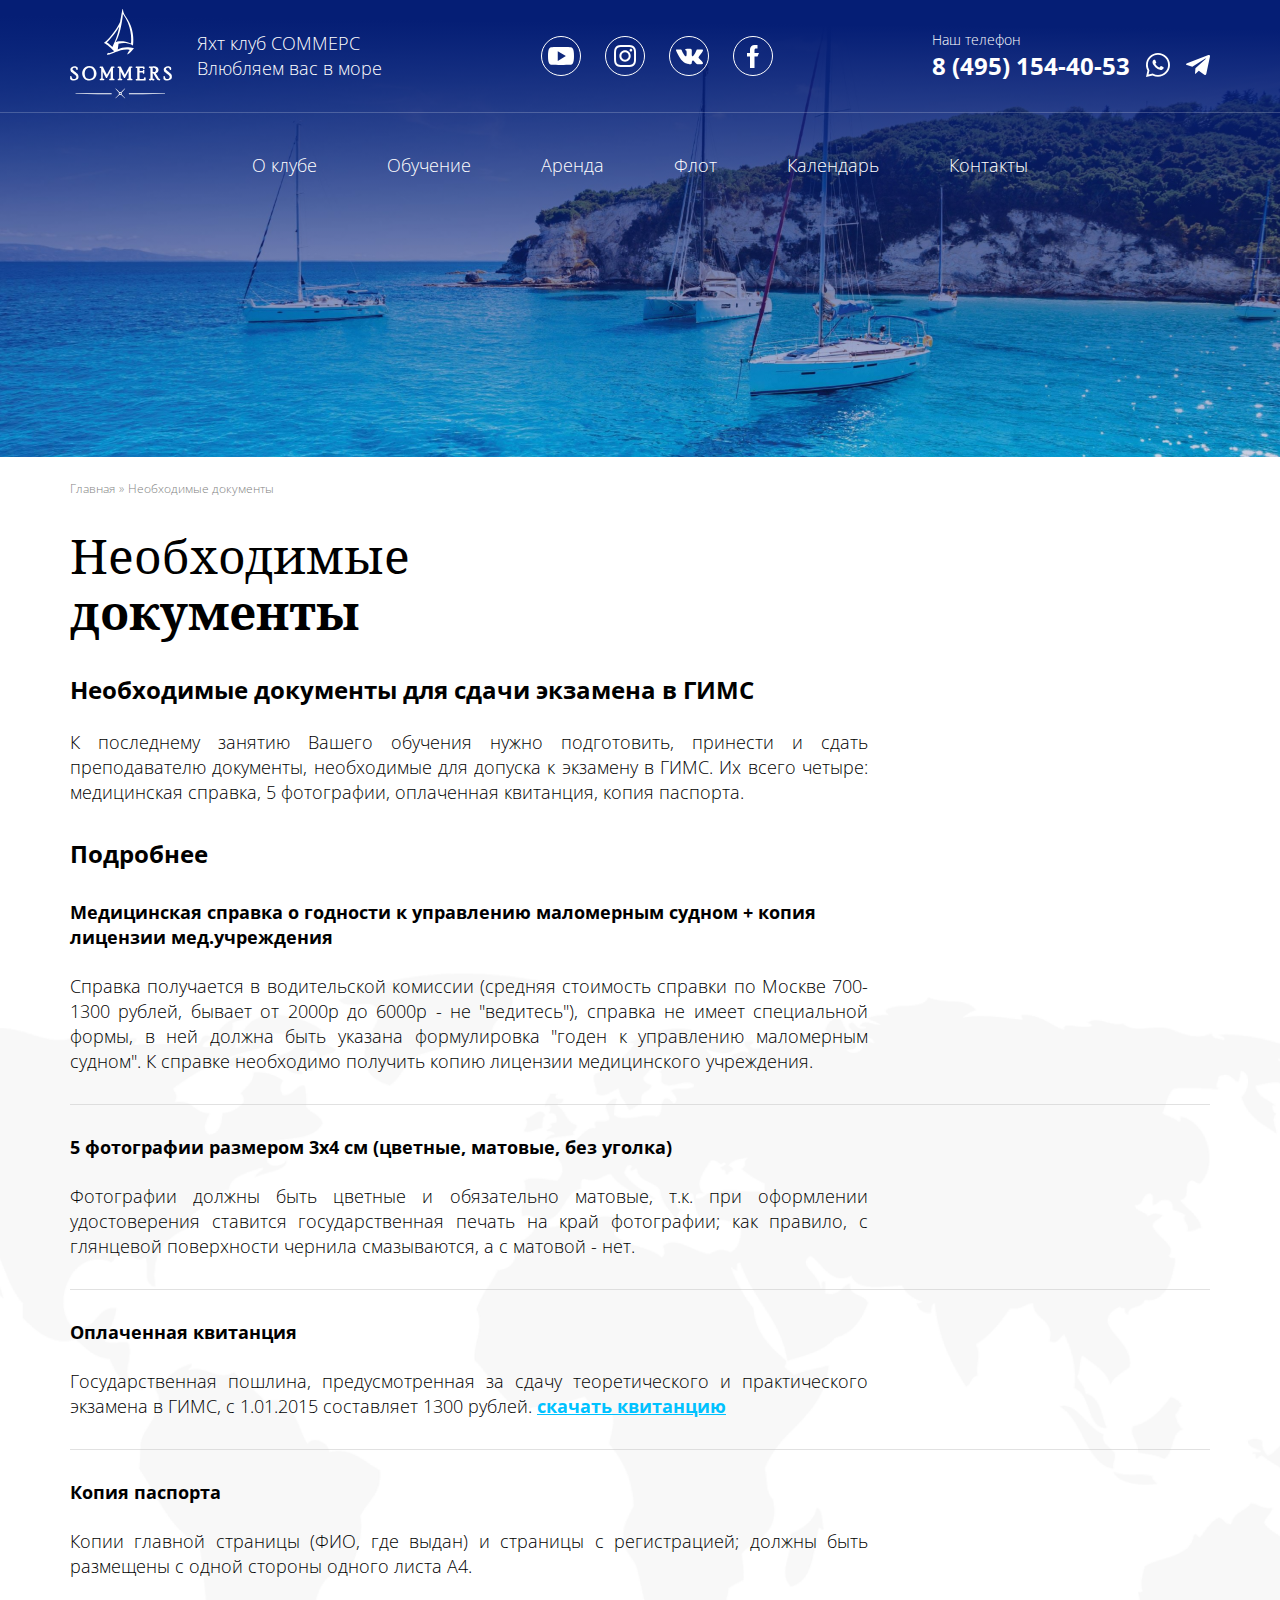
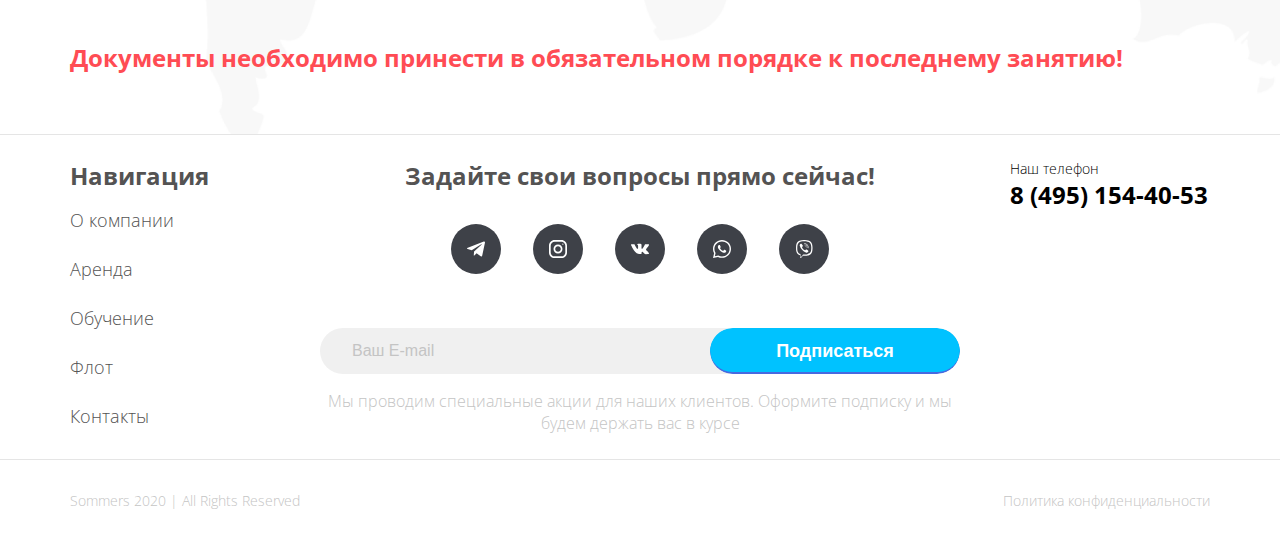
<file: useful-info_docs.html>
<!DOCTYPE html>
<html xmlns="http://www.w3.org/1999/xhtml">
<head>
    <meta http-equiv="text/html" charset="utf-8">
    <meta http-equiv="X-UA-Compatible" content="IE=edge">
    <meta name="viewport" content="width=device-width, initial-scale=1">
    <title>Документы | Яхт-клуб Sommers</title>
    <link rel="stylesheet" type="text/css" href="css/slick.css"/>
    <link rel="stylesheet" type="text/css" href="css/style.min.css"/>
  
</head>
<body>

    <section class="top top--no_head-block">

        <!-- HEADER -->

        <header class="header">
            <div class="container">
                <div class="header__flex">
                    <div class="header__left">
                        <a href="/" class="header__logo"><img src="img/logo.svg" alt=""></a>
                        <div class="header__text">Яхт клуб СОММЕРС<br> Влюбляем вас в море</div>
                    </div>
                    <div class="header__socials">
                        <a href="" class="header__soc"><img src="img/head-yt.svg" alt=""></a>
                        <a href="" class="header__soc"><img src="img/head-insta.svg" alt=""></a>
                        <a href="" class="header__soc"><img src="img/head-vk.svg" alt=""></a>
                        <a href="" class="header__soc"><img src="img/head-fb.svg" alt=""></a>
                    </div>
                    <div class="header__right">
                        <span class="header__phone-text">Наш телефон</span>
                        <div class="header__contacts">
                            <a href="tel:" class="header__phone">8 (495) 154-40-53</a>
                            <a href="" class="header__mes">
                                <svg width="24" height="24" viewBox="0 0 24 24" fill="none" xmlns="http://www.w3.org/2000/svg">
                                    <path d="M20.4338 3.48523C18.1793 1.23907 15.18 0.00128174 11.9879 0C8.80298 0 5.79895 1.23669 3.52954 3.4823C1.2561 5.73175 0.00292969 8.72113 0 11.8889V11.8925V11.8947C0.000366211 13.812 0.504089 15.7462 1.46027 17.5117L0.0327759 24L6.59583 22.5071C8.25806 23.3448 10.1127 23.7865 11.9833 23.7872H11.9881C15.1725 23.7872 18.1765 22.5504 20.4463 20.3046C22.7217 18.0533 23.9755 15.0677 23.9769 11.898C23.9778 8.75061 22.7197 5.76288 20.4338 3.48523V3.48523ZM11.9879 21.9141H11.9837C10.3041 21.9133 8.63983 21.4916 7.17114 20.6942L6.86078 20.5258L2.49664 21.5184L3.44458 17.2103L3.26184 16.8951C2.35327 15.3283 1.87317 13.5987 1.87317 11.8927C1.87665 6.37079 6.41364 1.87317 11.9875 1.87317C14.6803 1.87427 17.2104 2.91815 19.1118 4.81219C21.0419 6.73553 22.1045 9.25177 22.1036 11.8975C22.1014 17.4207 17.5635 21.9141 11.9879 21.9141V21.9141Z" fill="white"/>
                                    <path d="M8.72589 6.6499H8.20038C8.01746 6.6499 7.72046 6.71838 7.46924 6.99176C7.21783 7.26532 6.5094 7.92651 6.5094 9.27124C6.5094 10.616 7.49213 11.9153 7.62909 12.0978C7.76624 12.2802 9.52606 15.1279 12.3133 16.2234C14.6298 17.1338 15.1013 16.9527 15.6039 16.9071C16.1067 16.8617 17.2264 16.2461 17.4549 15.608C17.6834 14.9698 17.6834 14.4227 17.6149 14.3085C17.5463 14.1946 17.3633 14.1263 17.0892 13.9897C16.8149 13.8529 15.4709 13.1805 15.2195 13.0892C14.9681 12.9982 14.7854 12.9526 14.6025 13.2263C14.4196 13.4995 13.881 14.1316 13.721 14.314C13.5612 14.4965 13.4011 14.5194 13.1268 14.3826C12.8525 14.2455 11.9784 13.9518 10.9308 13.0209C10.1155 12.2963 9.54968 11.3724 9.38965 11.0988C9.2298 10.8254 9.37262 10.6775 9.51013 10.5411C9.63336 10.4188 9.7998 10.2514 9.93695 10.0919C10.0739 9.93225 10.1129 9.81836 10.2045 9.63599C10.2958 9.45361 10.2501 9.29395 10.1816 9.15735C10.1129 9.02057 9.58667 7.66907 9.34277 7.12854H9.34296C9.13751 6.67334 8.92126 6.65796 8.72589 6.6499V6.6499Z" fill="white"/>
                                </svg>
                            </a>
                            <a href="" class="header__mes">
                                <svg width="24" height="24" viewBox="0 0 24 24" fill="none" xmlns="http://www.w3.org/2000/svg">
                                    <path d="M9.417 15.1809L9.02 20.7649C9.588 20.7649 9.834 20.5209 10.129 20.2279L12.792 17.6829L18.31 21.7239C19.322 22.2879 20.035 21.9909 20.308 20.7929L23.93 3.82092L23.931 3.81992C24.252 2.32392 23.39 1.73892 22.404 2.10592L1.11399 10.2569C-0.339005 10.8209 -0.317005 11.6309 0.866995 11.9979L6.31 13.6909L18.953 5.77992C19.548 5.38592 20.089 5.60392 19.644 5.99792L9.417 15.1809Z" fill="white"/>
                                </svg>
                            </a>
                        </div>
                    </div>

                    <button class="header__mobile-menu-button">
                        <span></span>
                        <span></span>
                        <span></span>
                    </button>
                </div>
            </div>
        </header>

        <div class="head">
            <div class="container">
                <div class="head__menu-wrap">
                    <nav class="head__menu">
                        <a href="#" class="head__link">О клубе</a>
                        <a href="#" class="head__link">Обучение</a>
                        <a href="#" class="head__link">Аренда</a>
                        <a href="#" class="head__link">Флот</a>
                        <a href="#" class="head__link">Календарь</a>
                        <a href="#" class="head__link">Контакты</a>
                    </nav>
                </div>
            </div>
        </div>
    </section>

    <div class="page page--no_head-block page--white">

        <!-- BREADCRUMBS -->

        <div class="container">
            <div class="breads">
                <a href="#" class="breads__item">Главная</a>
                <span class="breads__item">Необходимые документы</span>
            </div>
        </div>

        <section class="text-page">
            <div class="container">

                <h1 class="title text-page__title">Необходимые <strong>документы</strong></h1>

                <div class="text-page__block">

                    <h6 class="text-page__name">Необходимые документы для сдачи экзамена в ГИМС</h6>

                    <p class="text-page__text">К последнему занятию Вашего обучения нужно подготовить, принести и сдать преподавателю документы, необходимые для допуска к экзамену в ГИМС. Их всего четыре: медицинская справка, 5 фотографии, оплаченная квитанция, копия паспорта.</p>

                    <h6 class="text-page__name">Подробнее</h6>

                    <p class="text-page__name text-page__name--small">Медицинская справка о годности к управлению маломерным судном + копия лицензии мед.учреждения</p>

                    <p class="text-page__text">Справка получается в водительской комиссии (средняя стоимость справки по Москве 700-1300 рублей, бывает от 2000р до 6000р - не "ведитесь"), справка не имеет специальной формы, в ней должна быть указана формулировка "годен к управлению маломерным судном". К справке необходимо получить копию лицензии медицинского учреждения.</p>

                </div>
                <div class="text-page__block">

                    <p class="text-page__name text-page__name--small">5 фотографии размером 3x4 см (цветные, матовые, без уголка)</p>

                    <p class="text-page__text">Фотографии должны быть цветные и обязательно матовые, т.к. при оформлении удостоверения ставится государственная печать на край фотографии; как правило, с глянцевой поверхности чернила смазываются, а с матовой - нет.</p>

                </div>
                <div class="text-page__block">

                    <p class="text-page__name text-page__name--small">Оплаченная квитанция</p>

                    <p class="text-page__text">Государственная пошлина, предусмотренная за сдачу теоретического и практического экзамена в ГИМС, с 1.01.2015 составляет 1300 рублей. <a href="#">скачать квитанцию</a></p>

                </div>
                <div class="text-page__block text-page__block--no_border">

                    <p class="text-page__name text-page__name--small">Копия паспорта</p>

                    <p class="text-page__text">Копии главной страницы (ФИО, где выдан) и страницы с регистрацией; должны быть размещены с одной стороны одного листа А4.</p>

                </div>

                <p class="text-page__name text-page__name--attention">Документы необходимо принести в обязательном порядке к последнему занятию!</p>

            </div>
        </section>

        <!-- FOOTER -->

        <footer class="footer">
            <div class="container">
                <div class="footer__main">
                    <div class="footer__menu">
                        <p class="footer__menu-title">Навигация</p>

                        <a href="#" class="footer__link">О компании</a>
                        <a href="#" class="footer__link">Аренда</a>
                        <a href="#" class="footer__link">Обучение</a>
                        <a href="#" class="footer__link">Флот</a>
                        <a href="#" class="footer__link">Контакты</a>
                    </div>
                    <div class="footer__center">
                        <p class="footer__center-title">Задайте свои вопросы прямо сейчас!</p>

                        <div class="footer__socials">
                            <a href="#" class="footer__soc"><img src="img/footer-tg.svg" alt=""></a>
                            <a href="#" class="footer__soc"><img src="img/footer-insta.svg" alt=""></a>
                            <a href="#" class="footer__soc"><img src="img/footer-vk.svg" alt=""></a>
                            <a href="#" class="footer__soc"><img src="img/footer-wa.svg" alt=""></a>
                            <a href="#" class="footer__soc"><img src="img/footer-viber.svg" alt=""></a>
                        </div>

                        <form class="footer__form">
                            <input type="text" class="footer__input" placeholder="Ваш E-mail">
                            <button class="button footer__button"><span>Подписаться</span></button>
                        </form>

                        <p class="footer__note">Мы проводим специальные акции для наших клиентов. Оформите подписку и мы будем держать вас в курсе</p>
                    </div>
                    <div class="footer__right">
                        <p class="footer__phone-label">Наш телефон</p>
                        <a href="tel:" class="footer__phone">8 (495) 154-40-53</a>
                    </div>
                </div>
            </div>

            <div class="footer__bottom">
                <div class="container">
                    <div class="footer__flex">
                        <span>Sommers 2020 | All Rights Reserved</span>
                        <a href="#">Политика конфиденциальности</a>
                    </div>
                </div>
            </div>
        </footer>
    </div>

    <!-- MODAL -->

    <div class="modal">
        <div class="modal__block">
            <form class="modal__content">
                <p class="title modal__title">Остались вопросы? <strong>Задайте их нам</strong></p>
                <input type="text" class="modal__input" placeholder="Введите имя">
                <input type="text" class="modal__input modal__input--phone tel-input" placeholder="+7">
                <p class="modal__note">Нажимая на кнопку "Отправить", вы соглашаетесь с нашей <a href="#">Политикой конфиденциальности</a></p>
                <button class="button modal__button"><span>Отправить</span></button>
            </form>
        </div>
    </div>

    <script src="https://ajax.googleapis.com/ajax/libs/jquery/2.2.3/jquery.min.js"></script>
    <script src="js/slick.min.js"></script>
    <script src="js/inputmask.js"></script>
    <script src="js/jquery.inputmask.js"></script>
    <script type="text/javascript" src="js/scripts.js"></script>
</body>
</html>
</file>
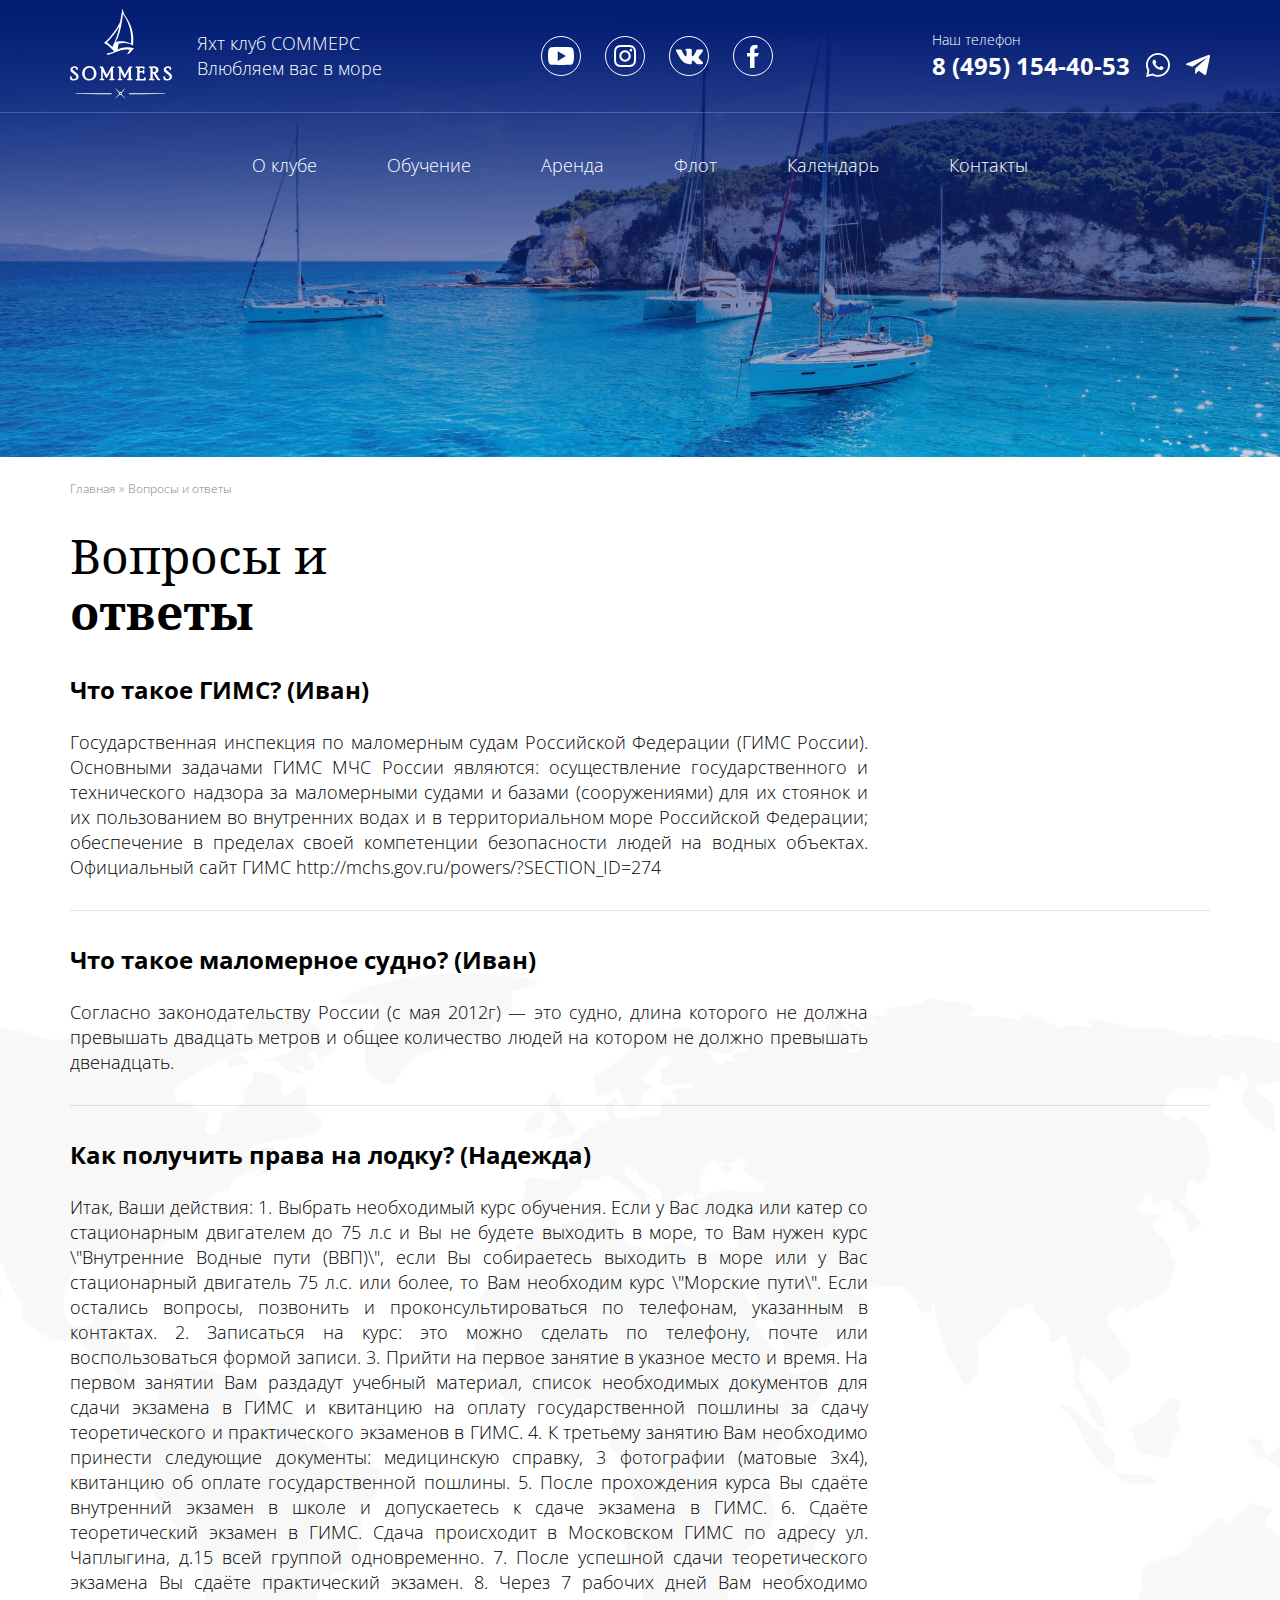
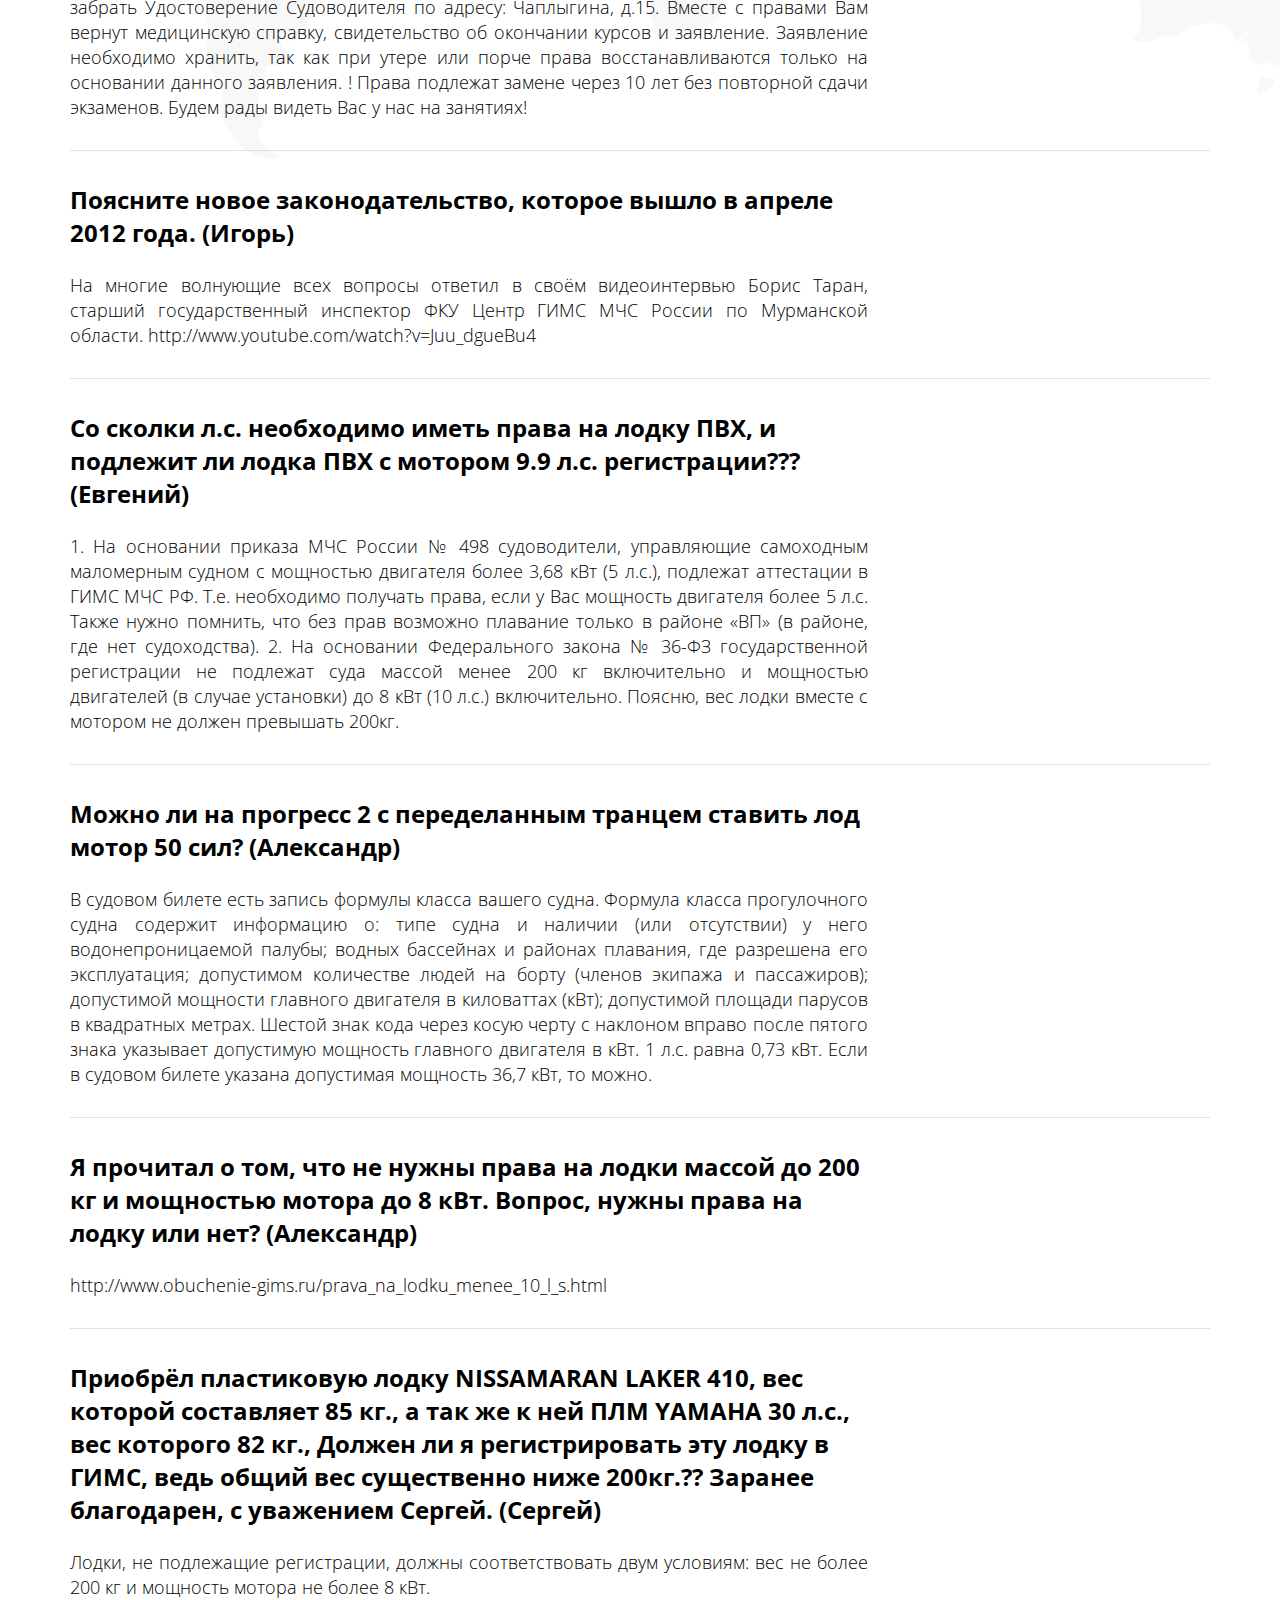
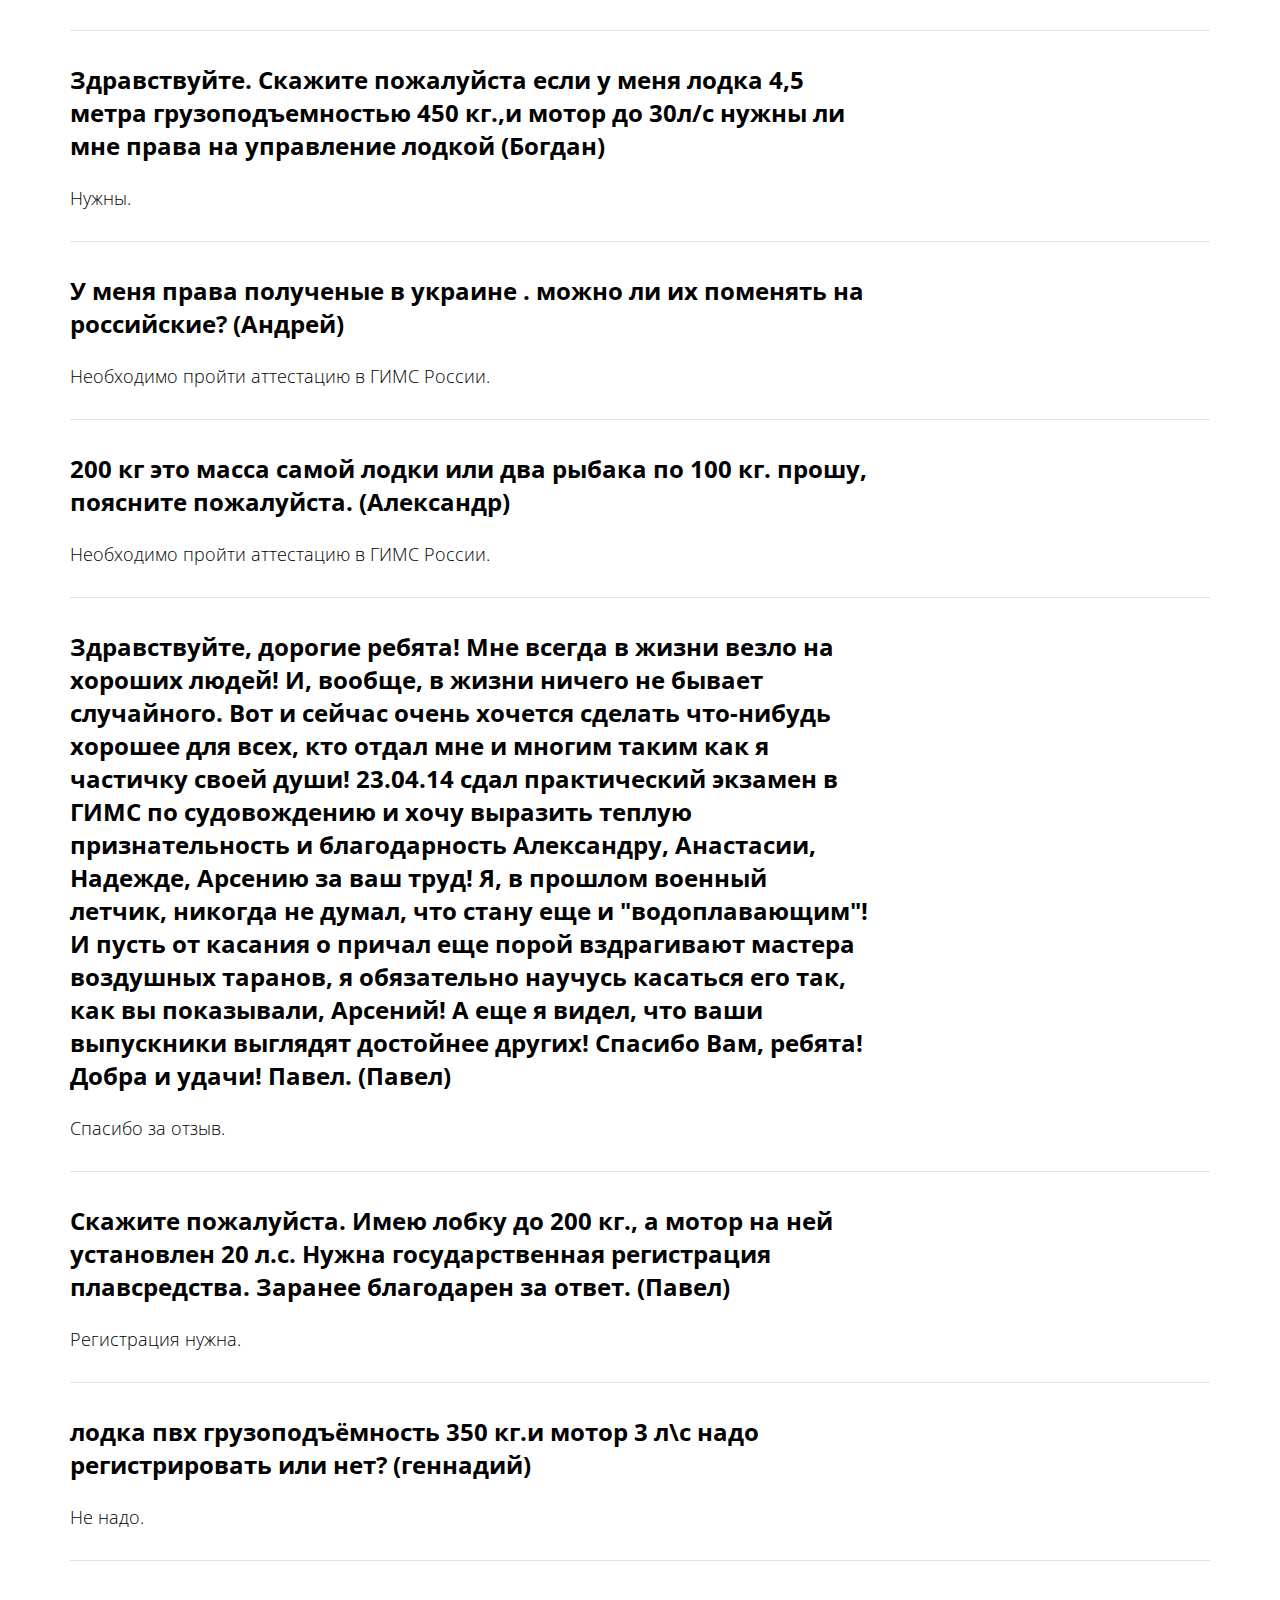
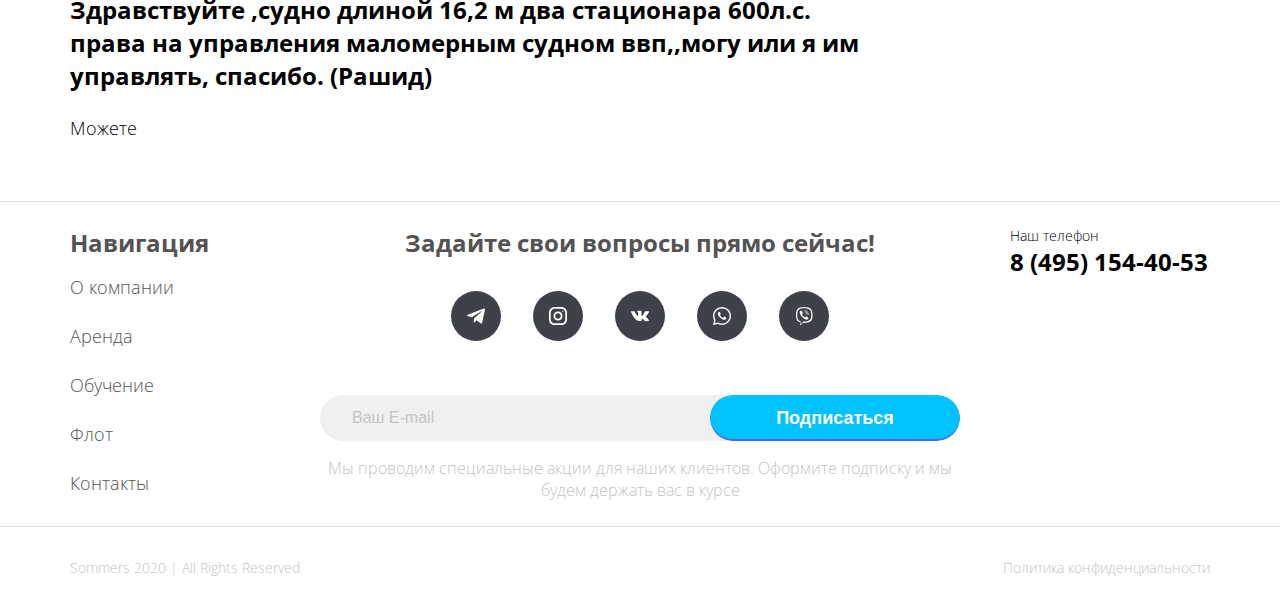
<file: useful-info_faq.html>
<!DOCTYPE html>
<html xmlns="http://www.w3.org/1999/xhtml">
<head>
    <meta http-equiv="text/html" charset="utf-8">
    <meta http-equiv="X-UA-Compatible" content="IE=edge">
    <meta name="viewport" content="width=device-width, initial-scale=1">
    <title>Вопросы и ответы | Яхт-клуб Sommers</title>
    <link rel="stylesheet" type="text/css" href="css/slick.css"/>
    <link rel="stylesheet" type="text/css" href="css/style.min.css"/>
  
</head>
<body>

    <section class="top top--no_head-block">

        <!-- HEADER -->

        <header class="header">
            <div class="container">
                <div class="header__flex">
                    <div class="header__left">
                        <a href="/" class="header__logo"><img src="img/logo.svg" alt=""></a>
                        <div class="header__text">Яхт клуб СОММЕРС<br> Влюбляем вас в море</div>
                    </div>
                    <div class="header__socials">
                        <a href="" class="header__soc"><img src="img/head-yt.svg" alt=""></a>
                        <a href="" class="header__soc"><img src="img/head-insta.svg" alt=""></a>
                        <a href="" class="header__soc"><img src="img/head-vk.svg" alt=""></a>
                        <a href="" class="header__soc"><img src="img/head-fb.svg" alt=""></a>
                    </div>
                    <div class="header__right">
                        <span class="header__phone-text">Наш телефон</span>
                        <div class="header__contacts">
                            <a href="tel:" class="header__phone">8 (495) 154-40-53</a>
                            <a href="" class="header__mes">
                                <svg width="24" height="24" viewBox="0 0 24 24" fill="none" xmlns="http://www.w3.org/2000/svg">
                                    <path d="M20.4338 3.48523C18.1793 1.23907 15.18 0.00128174 11.9879 0C8.80298 0 5.79895 1.23669 3.52954 3.4823C1.2561 5.73175 0.00292969 8.72113 0 11.8889V11.8925V11.8947C0.000366211 13.812 0.504089 15.7462 1.46027 17.5117L0.0327759 24L6.59583 22.5071C8.25806 23.3448 10.1127 23.7865 11.9833 23.7872H11.9881C15.1725 23.7872 18.1765 22.5504 20.4463 20.3046C22.7217 18.0533 23.9755 15.0677 23.9769 11.898C23.9778 8.75061 22.7197 5.76288 20.4338 3.48523V3.48523ZM11.9879 21.9141H11.9837C10.3041 21.9133 8.63983 21.4916 7.17114 20.6942L6.86078 20.5258L2.49664 21.5184L3.44458 17.2103L3.26184 16.8951C2.35327 15.3283 1.87317 13.5987 1.87317 11.8927C1.87665 6.37079 6.41364 1.87317 11.9875 1.87317C14.6803 1.87427 17.2104 2.91815 19.1118 4.81219C21.0419 6.73553 22.1045 9.25177 22.1036 11.8975C22.1014 17.4207 17.5635 21.9141 11.9879 21.9141V21.9141Z" fill="white"/>
                                    <path d="M8.72589 6.6499H8.20038C8.01746 6.6499 7.72046 6.71838 7.46924 6.99176C7.21783 7.26532 6.5094 7.92651 6.5094 9.27124C6.5094 10.616 7.49213 11.9153 7.62909 12.0978C7.76624 12.2802 9.52606 15.1279 12.3133 16.2234C14.6298 17.1338 15.1013 16.9527 15.6039 16.9071C16.1067 16.8617 17.2264 16.2461 17.4549 15.608C17.6834 14.9698 17.6834 14.4227 17.6149 14.3085C17.5463 14.1946 17.3633 14.1263 17.0892 13.9897C16.8149 13.8529 15.4709 13.1805 15.2195 13.0892C14.9681 12.9982 14.7854 12.9526 14.6025 13.2263C14.4196 13.4995 13.881 14.1316 13.721 14.314C13.5612 14.4965 13.4011 14.5194 13.1268 14.3826C12.8525 14.2455 11.9784 13.9518 10.9308 13.0209C10.1155 12.2963 9.54968 11.3724 9.38965 11.0988C9.2298 10.8254 9.37262 10.6775 9.51013 10.5411C9.63336 10.4188 9.7998 10.2514 9.93695 10.0919C10.0739 9.93225 10.1129 9.81836 10.2045 9.63599C10.2958 9.45361 10.2501 9.29395 10.1816 9.15735C10.1129 9.02057 9.58667 7.66907 9.34277 7.12854H9.34296C9.13751 6.67334 8.92126 6.65796 8.72589 6.6499V6.6499Z" fill="white"/>
                                </svg>
                            </a>
                            <a href="" class="header__mes">
                                <svg width="24" height="24" viewBox="0 0 24 24" fill="none" xmlns="http://www.w3.org/2000/svg">
                                    <path d="M9.417 15.1809L9.02 20.7649C9.588 20.7649 9.834 20.5209 10.129 20.2279L12.792 17.6829L18.31 21.7239C19.322 22.2879 20.035 21.9909 20.308 20.7929L23.93 3.82092L23.931 3.81992C24.252 2.32392 23.39 1.73892 22.404 2.10592L1.11399 10.2569C-0.339005 10.8209 -0.317005 11.6309 0.866995 11.9979L6.31 13.6909L18.953 5.77992C19.548 5.38592 20.089 5.60392 19.644 5.99792L9.417 15.1809Z" fill="white"/>
                                </svg>
                            </a>
                        </div>
                    </div>

                    <button class="header__mobile-menu-button">
                        <span></span>
                        <span></span>
                        <span></span>
                    </button>
                </div>
            </div>
        </header>

        <div class="head">
            <div class="container">
                <div class="head__menu-wrap">
                    <nav class="head__menu">
                        <a href="#" class="head__link">О клубе</a>
                        <a href="#" class="head__link">Обучение</a>
                        <a href="#" class="head__link">Аренда</a>
                        <a href="#" class="head__link">Флот</a>
                        <a href="#" class="head__link">Календарь</a>
                        <a href="#" class="head__link">Контакты</a>
                    </nav>
                </div>
            </div>
        </div>
    </section>

    <div class="page page--no_head-block page--white">

        <!-- BREADCRUMBS -->

        <div class="container">
            <div class="breads">
                <a href="#" class="breads__item">Главная</a>
                <span class="breads__item">Вопросы и ответы</span>
            </div>
        </div>

        <section class="text-page">
            <div class="container">

                <h1 class="title text-page__title">Вопросы и <strong>ответы</strong></h1>

                <div class="text-page__block">

                    <h6 class="text-page__name">Что такое ГИМС? (Иван)</h6>

                    <p class="text-page__text">Государственная инспекция по маломерным судам Российской Федерации (ГИМС России). Основными задачами ГИМС МЧС России являются: осуществление государственного и технического надзора за маломерными судами и базами (сооружениями) для их стоянок и их пользованием во внутренних водах и в территориальном море Российской Федерации; обеспечение в пределах своей компетенции безопасности людей на водных объектах. Официальный сайт ГИМС http://mchs.gov.ru/powers/?SECTION_ID=274</p>

                </div>
                <div class="text-page__block">

                    <h6 class="text-page__name">Что такое маломерное судно? (Иван)</h6>

                    <p class="text-page__text">Согласно законодательству России (с мая 2012г) — это судно, длина которого не должна превышать двадцать метров и общее количество людей на котором не должно превышать двенадцать.</p>

                </div>
                <div class="text-page__block">

                    <h6 class="text-page__name">Как получить права на лодку? (Надежда)</h6>

                    <p class="text-page__text">Итак, Ваши действия: 1. Выбрать необходимый курс обучения. Если у Вас лодка или катер со стационарным двигателем до 75 л.с и Вы не будете выходить в море, то Вам нужен курс \"Внутренние Водные пути (ВВП)\", если Вы собираетесь выходить в море или у Вас стационарный двигатель 75 л.с. или более, то Вам необходим курс \"Морские пути\". Если остались вопросы, позвонить и проконсультироваться по телефонам, указанным в контактах. 2. Записаться на курс: это можно сделать по телефону, почте или воспользоваться формой записи. 3. Прийти на первое занятие в указное место и время. На первом занятии Вам раздадут учебный материал, список необходимых документов для сдачи экзамена в ГИМС и квитанцию на оплату государственной пошлины за сдачу теоретического и практического экзаменов в ГИМС. 4. К третьему занятию Вам необходимо принести следующие документы: медицинскую справку, 3 фотографии (матовые 3х4), квитанцию об оплате государственной пошлины. 5. После прохождения курса Вы сдаёте внутренний экзамен в школе и допускаетесь к сдаче экзамена в ГИМС. 6. Сдаёте теоретический экзамен в ГИМС. Сдача происходит в Московском ГИМС по адресу ул. Чаплыгина, д.15 всей группой одновременно. 7. После успешной сдачи теоретического экзамена Вы сдаёте практический экзамен. 8. Через 7 рабочих дней Вам необходимо забрать Удостоверение Судоводителя по адресу: Чаплыгина, д.15. Вместе с правами Вам вернут медицинскую справку, свидетельство об окончании курсов и заявление. Заявление необходимо хранить, так как при утере или порче права восстанавливаются только на основании данного заявления. ! Права подлежат замене через 10 лет без повторной сдачи экзаменов. Будем рады видеть Вас у нас на занятиях!</p>

                </div>
                <div class="text-page__block">

                    <h6 class="text-page__name">Поясните новое законодательство, которое вышло в апреле 2012 года. (Игорь)</h6>

                    <p class="text-page__text">На многие волнующие всех вопросы ответил в своём видеоинтервью Борис Таран, старший государственный инспектор ФКУ Центр ГИМС МЧС России по Мурманской области. http://www.youtube.com/watch?v=Juu_dgueBu4</p>

                </div>
                <div class="text-page__block">

                    <h6 class="text-page__name">Со сколки л.с. необходимо иметь права на лодку ПВХ, и подлежит ли лодка ПВХ с мотором 9.9 л.с. регистрации??? (Евгений)</h6>

                    <p class="text-page__text">1. На основании приказа МЧС России № 498 судоводители, управляющие самоходным маломерным судном с мощностью двигателя более 3,68 кВт (5 л.с.), подлежат аттестации в ГИМС МЧС РФ. Т.е. необходимо получать права, если у Вас мощность двигателя более 5 л.с. Также нужно помнить, что без прав возможно плавание только в районе «ВП» (в районе, где нет судоходства). 2. На основании Федерального закона № 36-ФЗ государственной регистрации не подлежат суда массой менее 200 кг включительно и мощностью двигателей (в случае установки) до 8 кВт (10 л.с.) включительно. Поясню, вес лодки вместе с мотором не должен превышать 200кг.</p>

                </div>
                <div class="text-page__block">

                    <h6 class="text-page__name">Можно ли на прогресс 2 с переделанным транцем ставить лод мотор 50 сил? (Александр)</h6>

                    <p class="text-page__text">В судовом билете есть запись формулы класса вашего судна. Формула класса прогулочного судна содержит информацию о: типе судна и наличии (или отсутствии) у него водонепроницаемой палубы; водных бассейнах и районах плавания, где разрешена его эксплуатация; допустимом количестве людей на борту (членов экипажа и пассажиров); допустимой мощности главного двигателя в киловаттах (кВт); допустимой площади парусов в квадратных метрах. Шестой знак кода через косую черту с наклоном вправо после пятого знака указывает допустимую мощность главного двигателя в кВт. 1 л.с. равна 0,73 кВт. Если в судовом билете указана допустимая мощность 36,7 кВт, то можно.</p>

                </div>
                <div class="text-page__block">

                    <h6 class="text-page__name">Я прочитал о том, что не нужны права на лодки массой до 200 кг и мощностью мотора до 8 кВт. Вопрос, нужны права на лодку или нет? (Александр)</h6>

                    <p class="text-page__text">http://www.obuchenie-gims.ru/prava_na_lodku_menee_10_l_s.html</p>

                </div>
                <div class="text-page__block">

                    <h6 class="text-page__name">Приобрёл пластиковую лодку NISSAMARAN LAKER 410, вес которой составляет 85 кг., а так же к ней ПЛМ YAMAHA 30 л.с., вес которого 82 кг., Должен ли я регистрировать эту лодку в ГИМС, ведь общий вес существенно ниже 200кг.?? Заранее благодарен, с уважением Сергей. (Сергей)</h6>

                    <p class="text-page__text">Лодки, не подлежащие регистрации, должны соответствовать двум условиям: вес не более 200 кг и мощность мотора не более 8 кВт.</p>

                </div>
                <div class="text-page__block">

                    <h6 class="text-page__name">Здравствуйте. Скажите пожалуйста если у меня лодка 4,5 метра грузоподъемностью 450 кг.,и мотор до 30л/с нужны ли мне права на управление лодкой (Богдан)</h6>

                    <p class="text-page__text">Нужны.</p>

                </div>
                <div class="text-page__block">

                    <h6 class="text-page__name">У меня права полученые в украине . можно ли их поменять на российские? (Андрей)</h6>

                    <p class="text-page__text">Необходимо пройти аттестацию в ГИМС России.</p>

                </div>
                <div class="text-page__block">

                    <h6 class="text-page__name">200 кг это масса самой лодки или два рыбака по 100 кг. прошу, поясните пожалуйста. (Александр)</h6>

                    <p class="text-page__text">Необходимо пройти аттестацию в ГИМС России.</p>

                </div>
                <div class="text-page__block">

                    <h6 class="text-page__name">Здравствуйте, дорогие ребята! Мне всегда в жизни везло на хороших людей! И, вообще, в жизни ничего не бывает случайного. Вот и сейчас очень хочется сделать что-нибудь хорошее для всех, кто отдал мне и многим таким как я частичку своей души! 23.04.14 сдал практический экзамен в ГИМС по судовождению и хочу выразить теплую признательность и благодарность Александру, Анастасии, Надежде, Арсению за ваш труд! Я, в прошлом военный летчик, никогда не думал, что стану еще и "водоплавающим"! И пусть от касания о причал еще порой вздрагивают мастера воздушных таранов, я обязательно научусь касаться его так, как вы показывали, Арсений! А еще я видел, что ваши выпускники выглядят достойнее других! Спасибо Вам, ребята! Добра и удачи! Павел. (Павел)</h6>

                    <p class="text-page__text">Спасибо за отзыв.</p>

                </div>
                <div class="text-page__block">

                    <h6 class="text-page__name">Скажите пожалуйста. Имею лобку до 200 кг., а мотор на ней установлен 20 л.с. Нужна государственная регистрация плавсредства. Заранее благодарен за ответ. (Павел)</h6>

                    <p class="text-page__text">Регистрация нужна.</p>

                </div>
                <div class="text-page__block">

                    <h6 class="text-page__name">лодка пвх грузоподъёмность 350 кг.и мотор 3 л\с надо регистрировать или нет? (геннадий)</h6>

                    <p class="text-page__text">Не надо.</p>

                </div>
                <div class="text-page__block text-page__block--no_border">

                    <p class="text-page__name">Здравствуйте ,судно длиной 16,2 м два стационара 600л.с. права на управления маломерным судном ввп,,могу или я им управлять, спасибо. (Рашид)</p>

                    <p class="text-page__text">Можете</p>

                </div>

            </div>
        </section>

        <!-- FOOTER -->

        <footer class="footer">
            <div class="container">
                <div class="footer__main">
                    <div class="footer__menu">
                        <p class="footer__menu-title">Навигация</p>

                        <a href="#" class="footer__link">О компании</a>
                        <a href="#" class="footer__link">Аренда</a>
                        <a href="#" class="footer__link">Обучение</a>
                        <a href="#" class="footer__link">Флот</a>
                        <a href="#" class="footer__link">Контакты</a>
                    </div>
                    <div class="footer__center">
                        <p class="footer__center-title">Задайте свои вопросы прямо сейчас!</p>

                        <div class="footer__socials">
                            <a href="#" class="footer__soc"><img src="img/footer-tg.svg" alt=""></a>
                            <a href="#" class="footer__soc"><img src="img/footer-insta.svg" alt=""></a>
                            <a href="#" class="footer__soc"><img src="img/footer-vk.svg" alt=""></a>
                            <a href="#" class="footer__soc"><img src="img/footer-wa.svg" alt=""></a>
                            <a href="#" class="footer__soc"><img src="img/footer-viber.svg" alt=""></a>
                        </div>

                        <form class="footer__form">
                            <input type="text" class="footer__input" placeholder="Ваш E-mail">
                            <button class="button footer__button"><span>Подписаться</span></button>
                        </form>

                        <p class="footer__note">Мы проводим специальные акции для наших клиентов. Оформите подписку и мы будем держать вас в курсе</p>
                    </div>
                    <div class="footer__right">
                        <p class="footer__phone-label">Наш телефон</p>
                        <a href="tel:" class="footer__phone">8 (495) 154-40-53</a>
                    </div>
                </div>
            </div>

            <div class="footer__bottom">
                <div class="container">
                    <div class="footer__flex">
                        <span>Sommers 2020 | All Rights Reserved</span>
                        <a href="#">Политика конфиденциальности</a>
                    </div>
                </div>
            </div>
        </footer>
    </div>

    <!-- MODAL -->

    <div class="modal">
        <div class="modal__block">
            <form class="modal__content">
                <p class="title modal__title">Остались вопросы? <strong>Задайте их нам</strong></p>
                <input type="text" class="modal__input" placeholder="Введите имя">
                <input type="text" class="modal__input modal__input--phone tel-input" placeholder="+7">
                <p class="modal__note">Нажимая на кнопку "Отправить", вы соглашаетесь с нашей <a href="#">Политикой конфиденциальности</a></p>
                <button class="button modal__button"><span>Отправить</span></button>
            </form>
        </div>
    </div>

    <script src="https://ajax.googleapis.com/ajax/libs/jquery/2.2.3/jquery.min.js"></script>
    <script src="js/slick.min.js"></script>
    <script src="js/inputmask.js"></script>
    <script src="js/jquery.inputmask.js"></script>
    <script type="text/javascript" src="js/scripts.js"></script>
</body>
</html>
</file>
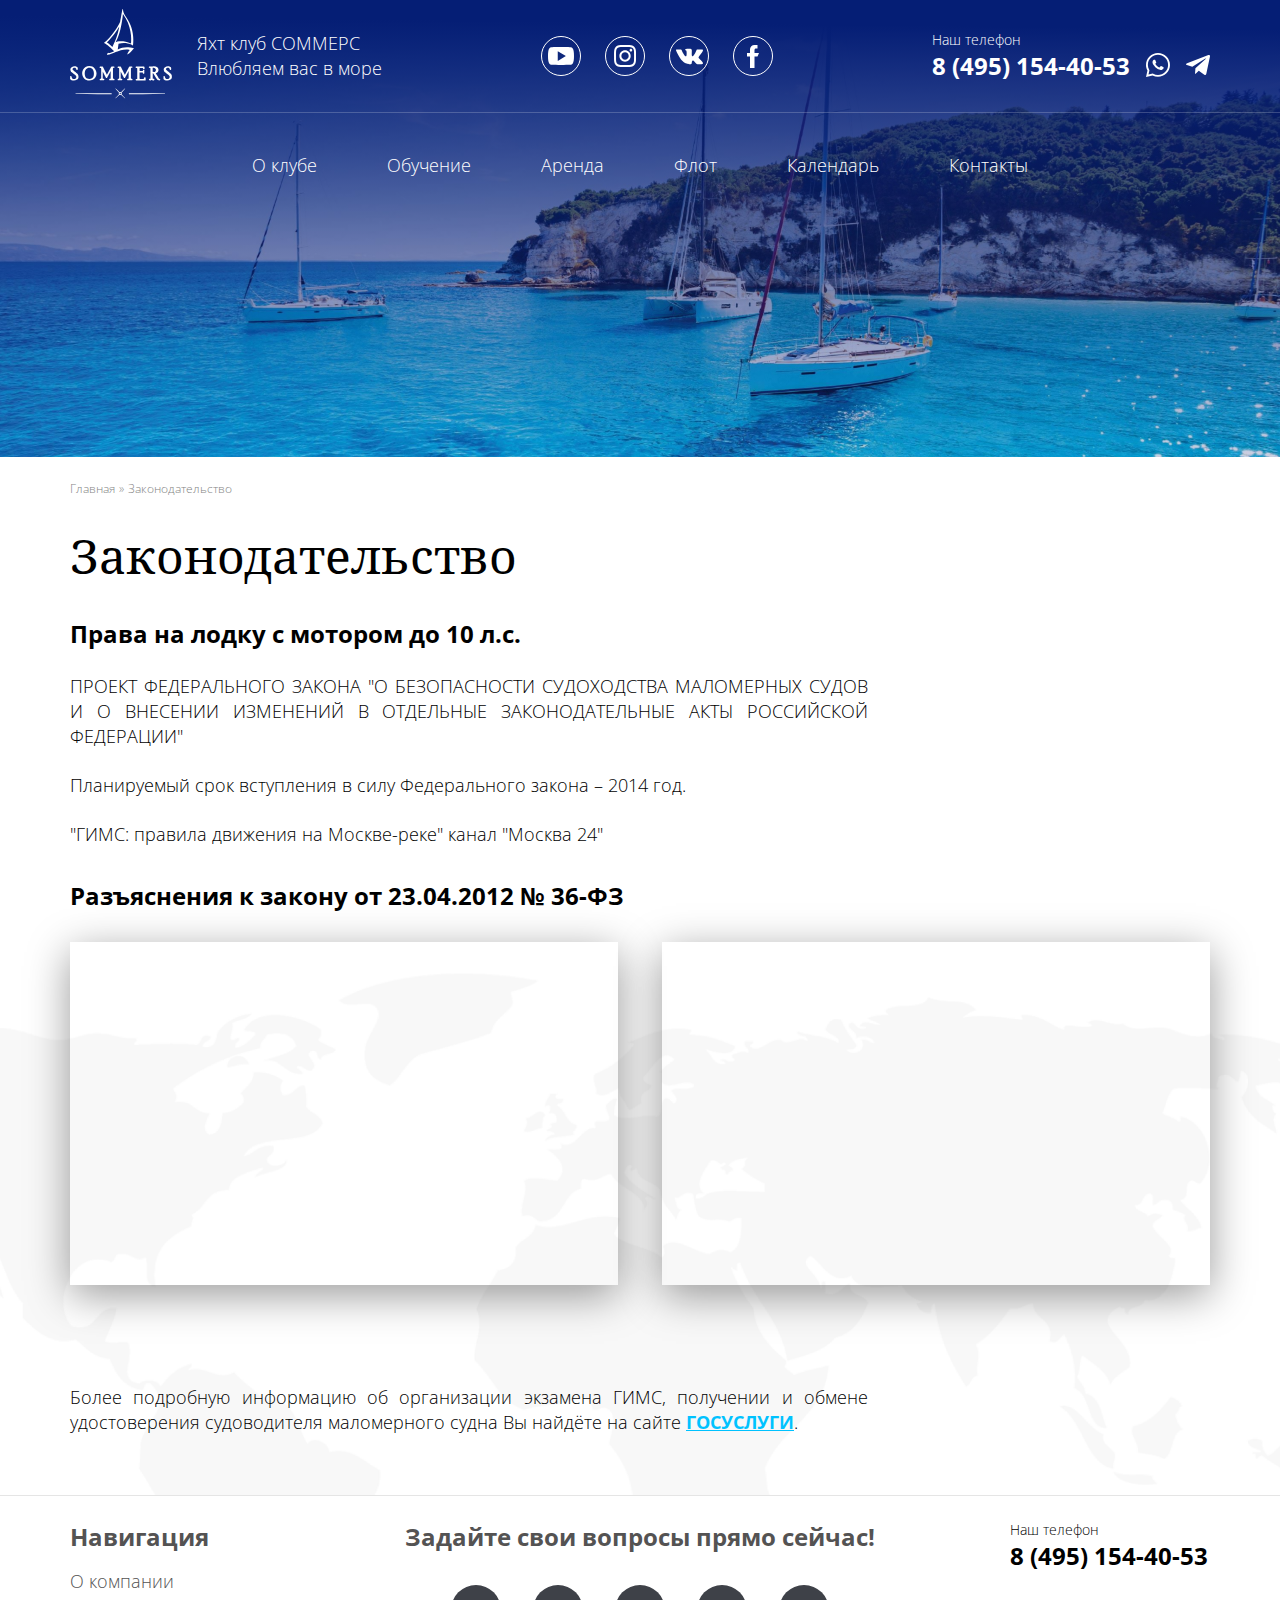
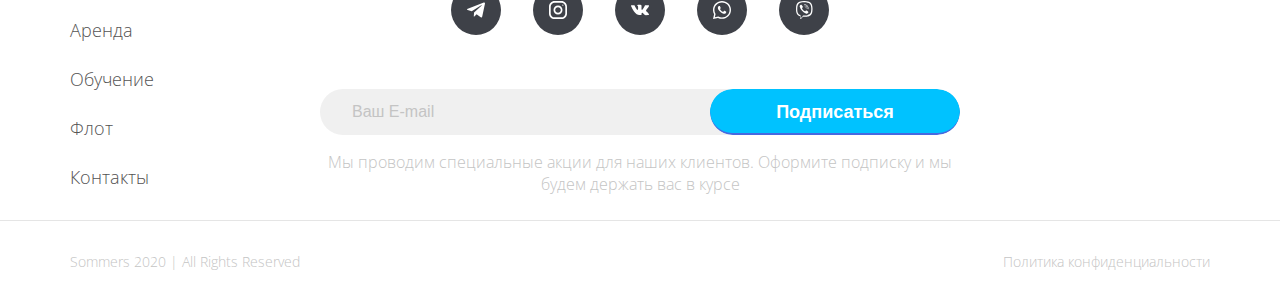
<file: useful-info_laws.html>
<!DOCTYPE html>
<html xmlns="http://www.w3.org/1999/xhtml">
<head>
    <meta http-equiv="text/html" charset="utf-8">
    <meta http-equiv="X-UA-Compatible" content="IE=edge">
    <meta name="viewport" content="width=device-width, initial-scale=1">
    <title>Законодательство | Яхт-клуб Sommers</title>
    <link rel="stylesheet" type="text/css" href="css/slick.css"/>
    <link rel="stylesheet" type="text/css" href="css/style.min.css"/>
  
</head>
<body>

    <section class="top top--no_head-block">

        <!-- HEADER -->

        <header class="header">
            <div class="container">
                <div class="header__flex">
                    <div class="header__left">
                        <a href="/" class="header__logo"><img src="img/logo.svg" alt=""></a>
                        <div class="header__text">Яхт клуб СОММЕРС<br> Влюбляем вас в море</div>
                    </div>
                    <div class="header__socials">
                        <a href="" class="header__soc"><img src="img/head-yt.svg" alt=""></a>
                        <a href="" class="header__soc"><img src="img/head-insta.svg" alt=""></a>
                        <a href="" class="header__soc"><img src="img/head-vk.svg" alt=""></a>
                        <a href="" class="header__soc"><img src="img/head-fb.svg" alt=""></a>
                    </div>
                    <div class="header__right">
                        <span class="header__phone-text">Наш телефон</span>
                        <div class="header__contacts">
                            <a href="tel:" class="header__phone">8 (495) 154-40-53</a>
                            <a href="" class="header__mes">
                                <svg width="24" height="24" viewBox="0 0 24 24" fill="none" xmlns="http://www.w3.org/2000/svg">
                                    <path d="M20.4338 3.48523C18.1793 1.23907 15.18 0.00128174 11.9879 0C8.80298 0 5.79895 1.23669 3.52954 3.4823C1.2561 5.73175 0.00292969 8.72113 0 11.8889V11.8925V11.8947C0.000366211 13.812 0.504089 15.7462 1.46027 17.5117L0.0327759 24L6.59583 22.5071C8.25806 23.3448 10.1127 23.7865 11.9833 23.7872H11.9881C15.1725 23.7872 18.1765 22.5504 20.4463 20.3046C22.7217 18.0533 23.9755 15.0677 23.9769 11.898C23.9778 8.75061 22.7197 5.76288 20.4338 3.48523V3.48523ZM11.9879 21.9141H11.9837C10.3041 21.9133 8.63983 21.4916 7.17114 20.6942L6.86078 20.5258L2.49664 21.5184L3.44458 17.2103L3.26184 16.8951C2.35327 15.3283 1.87317 13.5987 1.87317 11.8927C1.87665 6.37079 6.41364 1.87317 11.9875 1.87317C14.6803 1.87427 17.2104 2.91815 19.1118 4.81219C21.0419 6.73553 22.1045 9.25177 22.1036 11.8975C22.1014 17.4207 17.5635 21.9141 11.9879 21.9141V21.9141Z" fill="white"/>
                                    <path d="M8.72589 6.6499H8.20038C8.01746 6.6499 7.72046 6.71838 7.46924 6.99176C7.21783 7.26532 6.5094 7.92651 6.5094 9.27124C6.5094 10.616 7.49213 11.9153 7.62909 12.0978C7.76624 12.2802 9.52606 15.1279 12.3133 16.2234C14.6298 17.1338 15.1013 16.9527 15.6039 16.9071C16.1067 16.8617 17.2264 16.2461 17.4549 15.608C17.6834 14.9698 17.6834 14.4227 17.6149 14.3085C17.5463 14.1946 17.3633 14.1263 17.0892 13.9897C16.8149 13.8529 15.4709 13.1805 15.2195 13.0892C14.9681 12.9982 14.7854 12.9526 14.6025 13.2263C14.4196 13.4995 13.881 14.1316 13.721 14.314C13.5612 14.4965 13.4011 14.5194 13.1268 14.3826C12.8525 14.2455 11.9784 13.9518 10.9308 13.0209C10.1155 12.2963 9.54968 11.3724 9.38965 11.0988C9.2298 10.8254 9.37262 10.6775 9.51013 10.5411C9.63336 10.4188 9.7998 10.2514 9.93695 10.0919C10.0739 9.93225 10.1129 9.81836 10.2045 9.63599C10.2958 9.45361 10.2501 9.29395 10.1816 9.15735C10.1129 9.02057 9.58667 7.66907 9.34277 7.12854H9.34296C9.13751 6.67334 8.92126 6.65796 8.72589 6.6499V6.6499Z" fill="white"/>
                                </svg>
                            </a>
                            <a href="" class="header__mes">
                                <svg width="24" height="24" viewBox="0 0 24 24" fill="none" xmlns="http://www.w3.org/2000/svg">
                                    <path d="M9.417 15.1809L9.02 20.7649C9.588 20.7649 9.834 20.5209 10.129 20.2279L12.792 17.6829L18.31 21.7239C19.322 22.2879 20.035 21.9909 20.308 20.7929L23.93 3.82092L23.931 3.81992C24.252 2.32392 23.39 1.73892 22.404 2.10592L1.11399 10.2569C-0.339005 10.8209 -0.317005 11.6309 0.866995 11.9979L6.31 13.6909L18.953 5.77992C19.548 5.38592 20.089 5.60392 19.644 5.99792L9.417 15.1809Z" fill="white"/>
                                </svg>
                            </a>
                        </div>
                    </div>

                    <button class="header__mobile-menu-button">
                        <span></span>
                        <span></span>
                        <span></span>
                    </button>
                </div>
            </div>
        </header>

        <div class="head">
            <div class="container">
                <div class="head__menu-wrap">
                    <nav class="head__menu">
                        <a href="#" class="head__link">О клубе</a>
                        <a href="#" class="head__link">Обучение</a>
                        <a href="#" class="head__link">Аренда</a>
                        <a href="#" class="head__link">Флот</a>
                        <a href="#" class="head__link">Календарь</a>
                        <a href="#" class="head__link">Контакты</a>
                    </nav>
                </div>
            </div>
        </div>
    </section>

    <div class="page page--no_head-block page--white">

        <!-- BREADCRUMBS -->

        <div class="container">
            <div class="breads">
                <a href="#" class="breads__item">Главная</a>
                <span class="breads__item">Законодательство</span>
            </div>
        </div>

        <section class="text-page">
            <div class="container">

                <h1 class="title text-page__title">Законодательство</h1>

                <div class="text-page__block text-page__block--no_border">

                    <p class="text-page__name">Права на лодку с мотором до 10 л.с.</p>

                    <p class="text-page__text">ПРОЕКТ ФЕДЕРАЛЬНОГО ЗАКОНА "О БЕЗОПАСНОСТИ СУДОХОДСТВА МАЛОМЕРНЫХ СУДОВ И О ВНЕСЕНИИ ИЗМЕНЕНИЙ В ОТДЕЛЬНЫЕ ЗАКОНОДАТЕЛЬНЫЕ АКТЫ РОССИЙСКОЙ ФЕДЕРАЦИИ"</p>
                    <p class="text-page__text">Планируемый срок вступления в силу Федерального закона – 2014 год.</p>
                    <p class="text-page__text">"ГИМС: правила движения на Москве-реке" канал "Москва 24"</p>

                    <p class="text-page__name">Разъяснения к закону от 23.04.2012 № 36-ФЗ</p>

                </div>

                <div class="text-page__flex-videos">
                    <div class="text-page__flex-video">
                        <iframe src="https://www.youtube.com/embed/_yQrOdUZ5Ms" frameborder="0" allow="accelerometer; autoplay; encrypted-media; gyroscope; picture-in-picture" allowfullscreen></iframe>
                    </div>
                    <div class="text-page__flex-video">
                        <iframe src="https://www.youtube.com/embed/35OVj_Indjc" frameborder="0" allow="accelerometer; autoplay; encrypted-media; gyroscope; picture-in-picture" allowfullscreen></iframe>
                    </div>
                </div>

                <div class="text-page__block text-page__block--no_border">
                    <p class="text-page__text">Более подробную информацию об организации экзамена ГИМС, получении и обмене удостоверения судоводителя маломерного судна Вы найдёте на сайте <a href="#">ГОСУСЛУГИ</a>.</p>
                </div>

            </div>
        </section>

        <!-- FOOTER -->

        <footer class="footer">
            <div class="container">
                <div class="footer__main">
                    <div class="footer__menu">
                        <p class="footer__menu-title">Навигация</p>

                        <a href="#" class="footer__link">О компании</a>
                        <a href="#" class="footer__link">Аренда</a>
                        <a href="#" class="footer__link">Обучение</a>
                        <a href="#" class="footer__link">Флот</a>
                        <a href="#" class="footer__link">Контакты</a>
                    </div>
                    <div class="footer__center">
                        <p class="footer__center-title">Задайте свои вопросы прямо сейчас!</p>

                        <div class="footer__socials">
                            <a href="#" class="footer__soc"><img src="img/footer-tg.svg" alt=""></a>
                            <a href="#" class="footer__soc"><img src="img/footer-insta.svg" alt=""></a>
                            <a href="#" class="footer__soc"><img src="img/footer-vk.svg" alt=""></a>
                            <a href="#" class="footer__soc"><img src="img/footer-wa.svg" alt=""></a>
                            <a href="#" class="footer__soc"><img src="img/footer-viber.svg" alt=""></a>
                        </div>

                        <form class="footer__form">
                            <input type="text" class="footer__input" placeholder="Ваш E-mail">
                            <button class="button footer__button"><span>Подписаться</span></button>
                        </form>

                        <p class="footer__note">Мы проводим специальные акции для наших клиентов. Оформите подписку и мы будем держать вас в курсе</p>
                    </div>
                    <div class="footer__right">
                        <p class="footer__phone-label">Наш телефон</p>
                        <a href="tel:" class="footer__phone">8 (495) 154-40-53</a>
                    </div>
                </div>
            </div>

            <div class="footer__bottom">
                <div class="container">
                    <div class="footer__flex">
                        <span>Sommers 2020 | All Rights Reserved</span>
                        <a href="#">Политика конфиденциальности</a>
                    </div>
                </div>
            </div>
        </footer>
    </div>

    <!-- MODAL -->

    <div class="modal">
        <div class="modal__block">
            <form class="modal__content">
                <p class="title modal__title">Остались вопросы? <strong>Задайте их нам</strong></p>
                <input type="text" class="modal__input" placeholder="Введите имя">
                <input type="text" class="modal__input modal__input--phone tel-input" placeholder="+7">
                <p class="modal__note">Нажимая на кнопку "Отправить", вы соглашаетесь с нашей <a href="#">Политикой конфиденциальности</a></p>
                <button class="button modal__button"><span>Отправить</span></button>
            </form>
        </div>
    </div>

    <script src="https://ajax.googleapis.com/ajax/libs/jquery/2.2.3/jquery.min.js"></script>
    <script src="js/slick.min.js"></script>
    <script src="js/inputmask.js"></script>
    <script src="js/jquery.inputmask.js"></script>
    <script type="text/javascript" src="js/scripts.js"></script>
</body>
</html>
</file>
<file: css/style.min.css>
@charset "UTF-8";
@import url("https://fonts.googleapis.com/css?family=Open+Sans:300,400,700,800&display=swap&subset=cyrillic-ext");
@import url("https://fonts.googleapis.com/css?family=Open+Sans:300,400,700,800&display=swap&subset=cyrillic-ext");
@import url("https://fonts.googleapis.com/css?family=Open+Sans:300,400,700,800&display=swap&subset=cyrillic-ext");
@import url("https://fonts.googleapis.com/css?family=Open+Sans:300,400,700,800&display=swap&subset=cyrillic-ext");
@import url("https://fonts.googleapis.com/css?family=Open+Sans:300,400,700,800&display=swap&subset=cyrillic-ext");
@import url("https://fonts.googleapis.com/css?family=Open+Sans:300,400,700,800&display=swap&subset=cyrillic-ext");
@import url("https://fonts.googleapis.com/css?family=Open+Sans:300,400,700,800&display=swap&subset=cyrillic-ext");
@import url("https://fonts.googleapis.com/css?family=Open+Sans:300,400,700,800&display=swap&subset=cyrillic-ext");
@import url("https://fonts.googleapis.com/css?family=Open+Sans:300,400,700,800&display=swap&subset=cyrillic-ext");
@import url("https://fonts.googleapis.com/css?family=Open+Sans:300,400,700,800&display=swap&subset=cyrillic-ext");
@import url("https://fonts.googleapis.com/css?family=Open+Sans:300,400,700,800&display=swap&subset=cyrillic-ext");
@import url("https://fonts.googleapis.com/css?family=Open+Sans:300,400,700,800&display=swap&subset=cyrillic-ext");
@import url("https://fonts.googleapis.com/css?family=Open+Sans:300,400,700,800&display=swap&subset=cyrillic-ext");
@import url("https://fonts.googleapis.com/css?family=Open+Sans:300,400,700,800&display=swap&subset=cyrillic-ext");
@import url("https://fonts.googleapis.com/css?family=Open+Sans:300,400,700,800&display=swap&subset=cyrillic-ext");
@import url("https://fonts.googleapis.com/css?family=Open+Sans:300,400,700,800&display=swap&subset=cyrillic-ext");
@import url("https://fonts.googleapis.com/css?family=Open+Sans:300,400,700,800&display=swap&subset=cyrillic-ext");
@font-face {
  font-family: 'Droid Serif Regular';
  src: url("../fonts/DroidSerif.eot");
  src: url("../fonts/DroidSerif.eot?#iefix") format("embedded-opentype"), url("../fonts/DroidSerif.woff") format("woff"), url("../fonts/DroidSerif.ttf") format("truetype");
  font-weight: normal;
  font-style: normal;
}

@font-face {
  font-family: 'Droid Serif Bold';
  src: url("../fonts/DroidSerif-Bold.eot");
  src: url("../fonts/DroidSerif-Bold.eot?#iefix") format("embedded-opentype"), url("../fonts/DroidSerif-Bold.woff") format("woff"), url("../fonts/DroidSerif-Bold.ttf") format("truetype");
  font-weight: normal;
  font-style: normal;
}

@font-face {
  font-family: 'Droid Serif Regular';
  src: url("../fonts/DroidSerif.eot");
  src: url("../fonts/DroidSerif.eot?#iefix") format("embedded-opentype"), url("../fonts/DroidSerif.woff") format("woff"), url("../fonts/DroidSerif.ttf") format("truetype");
  font-weight: normal;
  font-style: normal;
}

@font-face {
  font-family: 'Droid Serif Bold';
  src: url("../fonts/DroidSerif-Bold.eot");
  src: url("../fonts/DroidSerif-Bold.eot?#iefix") format("embedded-opentype"), url("../fonts/DroidSerif-Bold.woff") format("woff"), url("../fonts/DroidSerif-Bold.ttf") format("truetype");
  font-weight: normal;
  font-style: normal;
}

body {
  font-family: 'Open Sans', sans-serif;
  font-weight: 300;
  color: black;
  margin: 0;
  padding: 0;
  background: white;
  position: relative;
}

body.modal-opened {
  overflow: hidden;
}

p {
  margin: 0;
}

h1, h2, h3, h4, h5, h6 {
  margin: 0;
  font-weight: normal;
}

header, footer, section, div, span, p, button, a, input, textarea, form {
  box-sizing: border-box;
}

button, input, textarea, select {
  outline: none;
}

button {
  padding: 0;
  border: 0;
  background-color: transparent;
  transition: 0.3s;
}

a {
  text-decoration: none;
  transition: 0.3s;
}

a:focus {
  outline: none;
}

form {
  margin: 0;
}

footer {
  margin: 0;
  padding: 0;
}

.container {
  width: 1620px;
  max-width: 100%;
  margin: 0 auto;
}

@media (max-width: 1699px) {
  .container {
    width: 1420px;
  }
}

@media (max-width: 1479px) {
  .container {
    width: 1140px;
  }
}

@media (max-width: 1199px) {
  .container {
    width: 940px;
  }
}

@media (max-width: 991px) {
  .container {
    width: 720px;
  }
}

@media (max-width: 767px) {
  .container {
    width: 100%;
    padding: 0 15px;
  }
}

.top {
  width: 100%;
  background: url("../img/top.jpg") no-repeat center top;
  background-size: cover;
  transition: 0.3s;
  position: fixed;
  height: 934px;
  top: 0;
}

@media (max-width: 1479px) {
  .top {
    height: 750px;
  }
}

@media (max-width: 1199px) {
  .top {
    height: 700px;
  }
}

@media (max-width: 991px) {
  .top {
    height: 580px;
  }
}

@media (max-width: 767px) {
  .top {
    height: auto;
    position: relative;
  }
}

.top--no_head-block {
  height: 457px;
  background-position: center center;
}

@media (max-width: 767px) {
  .top--no_head-block {
    height: auto;
  }
}

.top:before {
  content: '';
  display: block;
  position: absolute;
  top: 0;
  left: 0;
  right: 0;
  bottom: 0;
  background: linear-gradient(180.64deg, #051E75 6.31%, rgba(0, 56, 255, 0) 119.16%);
}

.top__video {
  position: absolute;
  top: 0;
  left: 0;
  right: 0;
  bottom: 0;
  overflow: hidden;
}

.top__video:before {
  content: '';
  display: block;
  position: absolute;
  top: 0;
  left: 0;
  right: 0;
  bottom: 0;
  z-index: 1;
  background: linear-gradient(180.64deg, #051E75 6.31%, rgba(0, 56, 255, 0) 119.16%);
}

@media (max-width: 767px) {
  .top__video {
    display: none;
  }
}

.top__video video {
  min-width: 100%;
  min-height: 100%;
  width: auto;
  height: auto;
  position: absolute;
  top: 50%;
  left: 50%;
  transform: translate(-50%, -50%);
  z-index: 0;
}

.button {
  height: 84px;
  border-radius: 40px;
  box-shadow: 0px 10px 20px rgba(0, 0, 0, 0.25);
  cursor: pointer;
  color: white;
  font-weight: bold;
  font-size: 24px;
  line-height: 33px;
  position: relative;
  overflow: hidden;
  display: block;
}

@media (max-width: 1199px) {
  .button {
    height: 64px;
  }
}

@media (max-width: 767px) {
  .button {
    box-shadow: 0 5px 10px rgba(0, 0, 0, 0.25);
  }
}

.button:before {
  content: '';
  position: absolute;
  width: 100%;
  top: 0;
  left: 0;
  height: 80px;
  border-radius: 40px;
  background: #00C2FF;
  z-index: 2;
  transition: 0.3s;
}

@media (max-width: 1199px) {
  .button:before {
    height: 60px;
  }
}

.button:after {
  content: '';
  position: absolute;
  width: 100%;
  bottom: 0;
  left: 0;
  height: 80px;
  border-radius: 40px;
  background: #4769E0;
  z-index: 1;
}

@media (max-width: 1199px) {
  .button:after {
    height: 60px;
  }
}

.button span {
  z-index: 2;
  position: relative;
}

.button:hover:before {
  top: -100%;
}

.page {
  position: relative;
  z-index: 3;
  margin-top: 784px;
  overflow: hidden;
  padding-top: 150px;
}

@media (max-width: 1479px) {
  .page {
    margin-top: 600px;
  }
}

@media (max-width: 1199px) {
  .page {
    margin-top: 530px;
  }
}

@media (max-width: 991px) {
  .page {
    margin-top: 430px;
  }
}

@media (max-width: 767px) {
  .page {
    margin-top: 0;
    padding-top: 0;
  }
}

.page--no_head-block {
  margin-top: 457px;
  padding-top: 0;
}

@media (max-width: 767px) {
  .page--no_head-block {
    margin-top: 0;
  }
}

.page--white {
  background: white;
}

.title {
  font-family: "Droid Serif Regular", sans-serif;
  font-size: 48px;
  line-height: 56px;
  padding-top: 100px;
}

@media (max-width: 1479px) {
  .title {
    padding-top: 75px;
  }
}

@media (max-width: 1199px) {
  .title {
    padding-top: 35px;
    font-size: 36px;
    line-height: 40px;
  }
}

@media (max-width: 991px) {
  .title {
    padding-top: 30px;
  }
}

@media (max-width: 767px) {
  .title {
    font-size: 24px;
    line-height: 30px;
    padding-top: 15px;
  }
}

.title strong {
  font-family: "Droid Serif Bold", sans-serif;
  display: block;
  font-weight: normal;
}

.subtitle {
  font-size: 16px;
  line-height: 22px;
  color: #403F3F;
  margin-top: 32px;
  max-width: 873px;
}

@media (max-width: 1199px) {
  .subtitle {
    margin-top: 16px;
    font-size: 14px;
    max-width: 600px;
  }
}

@media (max-width: 767px) {
  .subtitle {
    max-width: 100%;
    margin-top: 10px;
  }
}

.we {
  background: white url("../img/world.png") no-repeat top 53px center;
  background-size: 100%;
}

.we .container {
  overflow: hidden;
}

.breads {
  display: -ms-flexbox;
  display: flex;
  -ms-flex-wrap: wrap;
      flex-wrap: wrap;
  margin-top: 24px;
}

@media (max-width: 767px) {
  .breads {
    margin-top: 16px;
  }
}

.breads__item {
  font-size: 12px;
  line-height: 16px;
  color: #848484 !important;
  position: relative;
}

@media (max-width: 767px) {
  .breads__item {
    font-size: 10px;
  }
}

.breads__item:after {
  content: '»';
  margin: 0 4px;
}

.breads__item:last-child:after {
  display: none;
}

.breads a:hover {
  color: #00C2FF !important;
}

.breads a:hover:after {
  color: #848484 !important;
}

@font-face {
  font-family: 'Droid Serif Regular';
  src: url("../fonts/DroidSerif.eot");
  src: url("../fonts/DroidSerif.eot?#iefix") format("embedded-opentype"), url("../fonts/DroidSerif.woff") format("woff"), url("../fonts/DroidSerif.ttf") format("truetype");
  font-weight: normal;
  font-style: normal;
}

@font-face {
  font-family: 'Droid Serif Bold';
  src: url("../fonts/DroidSerif-Bold.eot");
  src: url("../fonts/DroidSerif-Bold.eot?#iefix") format("embedded-opentype"), url("../fonts/DroidSerif-Bold.woff") format("woff"), url("../fonts/DroidSerif-Bold.ttf") format("truetype");
  font-weight: normal;
  font-style: normal;
}

.header {
  border-bottom: 1px solid rgba(255, 255, 255, 0.2);
  position: relative;
  z-index: 1;
  padding: 8px 0;
}

@media (max-width: 767px) {
  .header {
    padding-bottom: 15px;
  }
}

.header__flex {
  display: -ms-flexbox;
  display: flex;
  -ms-flex-pack: justify;
      justify-content: space-between;
  -ms-flex-align: center;
      align-items: center;
}

@media (max-width: 767px) {
  .header__flex {
    -ms-flex-wrap: wrap;
        flex-wrap: wrap;
    position: relative;
  }
}

.header__left {
  display: -ms-flexbox;
  display: flex;
  -ms-flex-align: center;
      align-items: center;
}

@media (max-width: 991px) {
  .header__left {
    -ms-flex-negative: 0;
        flex-shrink: 0;
    width: 250px;
  }
}

@media (max-width: 767px) {
  .header__left {
    width: auto;
    -ms-flex-order: 0;
        order: 0;
  }
}

.header__text {
  font-size: 18px;
  line-height: 25px;
  color: white;
  margin-left: 24px;
}

@media (max-width: 1199px) {
  .header__text {
    font-size: 14px;
    line-height: 20px;
  }
}

@media (max-width: 991px) {
  .header__text {
    font-size: 12px;
    line-height: 16px;
  }
}

@media (max-width: 767px) {
  .header__text {
    display: none;
  }
}

.header__socials {
  display: -ms-flexbox;
  display: flex;
  -ms-flex-align: center;
      align-items: center;
  -ms-flex-pack: center;
      justify-content: center;
}

@media (max-width: 991px) {
  .header__socials {
    width: 100%;
  }
}

@media (max-width: 767px) {
  .header__socials {
    -ms-flex-order: 2;
        order: 2;
    margin-top: 15px;
  }
}

.header__soc {
  width: 40px;
  height: 40px;
  border: 1px solid white;
  border-radius: 50%;
  margin: 0 12px;
  display: -ms-flexbox;
  display: flex;
}

@media (max-width: 991px) {
  .header__soc {
    width: 30px;
    height: 30px;
    margin: 0 5px;
  }
}

.header__soc:hover {
  background: #00C2FF;
  border-color: #00C2FF;
}

.header__soc img {
  margin: auto;
}

@media (max-width: 991px) {
  .header__soc img {
    max-width: 60%;
    max-height: 60%;
  }
}

@media (max-width: 991px) {
  .header__right {
    width: 150px;
    -ms-flex-negative: 0;
        flex-shrink: 0;
  }
}

@media (max-width: 767px) {
  .header__right {
    -ms-flex-order: 1;
        order: 1;
  }
}

.header__phone-text {
  font-size: 14px;
  line-height: 19px;
  color: white;
  display: block;
}

@media (max-width: 991px) {
  .header__phone-text {
    font-size: 12px;
  }
}

.header__contacts {
  display: -ms-flexbox;
  display: flex;
  -ms-flex-align: center;
      align-items: center;
}

@media (max-width: 991px) {
  .header__contacts {
    -ms-flex-wrap: wrap;
        flex-wrap: wrap;
  }
}

.header__phone {
  font-weight: bold;
  font-size: 24px;
  line-height: 33px;
  color: white;
}

@media (max-width: 991px) {
  .header__phone {
    width: 100%;
    font-size: 18px;
  }
}

.header__phone:hover {
  color: #00C2FF;
}

.header__mes {
  margin-left: 16px;
  margin-top: 3px;
}

@media (max-width: 991px) {
  .header__mes {
    margin: 3px 16px 0 0;
  }
}

.header__mes svg path {
  transition: 0.3s;
}

.header__mes:hover path {
  fill: #00C2FF;
}

.header__mobile-menu-button {
  display: none;
}

@media (max-width: 767px) {
  .header__mobile-menu-button {
    display: block;
    position: absolute;
    right: 0;
    top: 60px;
  }
  .header__mobile-menu-button span {
    width: 24px;
    height: 2px;
    background: white;
    display: block;
    margin: 5px 0;
  }
}

@font-face {
  font-family: 'Droid Serif Regular';
  src: url("../fonts/DroidSerif.eot");
  src: url("../fonts/DroidSerif.eot?#iefix") format("embedded-opentype"), url("../fonts/DroidSerif.woff") format("woff"), url("../fonts/DroidSerif.ttf") format("truetype");
  font-weight: normal;
  font-style: normal;
}

@font-face {
  font-family: 'Droid Serif Bold';
  src: url("../fonts/DroidSerif-Bold.eot");
  src: url("../fonts/DroidSerif-Bold.eot?#iefix") format("embedded-opentype"), url("../fonts/DroidSerif-Bold.woff") format("woff"), url("../fonts/DroidSerif-Bold.ttf") format("truetype");
  font-weight: normal;
  font-style: normal;
}

.head {
  position: relative;
  z-index: 1;
}

@media (max-width: 767px) {
  .head {
    padding-bottom: 15px;
    padding-top: 15px;
  }
}

@media (max-width: 767px) {
  .head__menu-wrap {
    display: none;
  }
}

.head__menu {
  display: -ms-flexbox;
  display: flex;
  -ms-flex-align: center;
      align-items: center;
  -ms-flex-pack: center;
      justify-content: center;
  margin-top: 40px;
}

@media (max-width: 991px) {
  .head__menu {
    margin-top: 30px;
  }
}

@media (max-width: 767px) {
  .head__menu {
    -ms-flex-direction: column;
        flex-direction: column;
    margin-top: 0;
  }
}

.head__link {
  color: white;
  font-size: 18px;
  line-height: 25px;
  border-bottom: 3px solid transparent;
  display: block;
  padding: 0 7px 4px;
  transition: 0.3s;
  margin: 0 28px;
  position: relative;
}

@media (max-width: 991px) {
  .head__link {
    font-size: 16px;
    padding: 0 3px 4px;
    margin: 0 15px;
  }
}

.head__link:after {
  display: block;
  content: '';
  background-color: white;
  height: 3px;
  width: 0;
  left: 50%;
  position: absolute;
  transition: width .3s ease-in-out;
  transform: translateX(-50%);
}

.head__link:hover:after {
  width: 100%;
}

.head__flex {
  display: -ms-flexbox;
  display: flex;
  -ms-flex-pack: justify;
      justify-content: space-between;
}

@media (max-width: 767px) {
  .head__flex {
    -ms-flex-direction: column;
        flex-direction: column;
  }
}

.head__block {
  width: 866px;
  margin-top: 113px;
  color: white;
}

@media (max-width: 1479px) {
  .head__block {
    margin-top: 75px;
    width: 750px;
  }
}

@media (max-width: 1199px) {
  .head__block {
    width: 600px;
    margin-top: 35px;
  }
}

@media (max-width: 991px) {
  .head__block {
    margin-top: 20px;
    width: 500px;
  }
}

@media (max-width: 767px) {
  .head__block {
    width: 100%;
    margin-top: 0;
  }
}

.head__title {
  font-family: "Droid Serif Bold", sans-serif;
  font-size: 64px;
  line-height: 74px;
}

@media (max-width: 1479px) {
  .head__title {
    font-size: 56px;
  }
}

@media (max-width: 1199px) {
  .head__title {
    font-size: 45px;
    line-height: 60px;
  }
}

@media (max-width: 991px) {
  .head__title {
    font-size: 34px;
    line-height: 48px;
  }
}

@media (max-width: 767px) {
  .head__title {
    font-size: 21px;
    line-height: 30px;
  }
}

.head__text {
  font-size: 18px;
  line-height: 25px;
  margin-top: 16px;
}

@media (max-width: 991px) {
  .head__text {
    margin-top: 10px;
    font-size: 16px;
  }
}

@media (max-width: 767px) {
  .head__text {
    font-size: 14px;
    line-height: 18px;
  }
}

.head__button {
  width: 300px;
  margin-top: 50px;
  margin-left: auto;
}

@media (max-width: 1199px) {
  .head__button {
    margin-top: 35px;
  }
}

@media (max-width: 991px) {
  .head__button {
    margin-top: 15px;
    font-size: 18px;
    width: 250px;
  }
}

@media (max-width: 767px) {
  .head__button {
    margin: 15px auto 0;
  }
}

.head__right {
  margin-top: 70px;
  width: 378px;
  -ms-flex-negative: 0;
      flex-shrink: 0;
  background: rgba(255, 255, 255, 0.8);
  overflow: hidden;
  display: -ms-flexbox;
  display: flex;
  -ms-flex-direction: column;
      flex-direction: column;
  padding-bottom: 32px;
  -ms-flex-item-align: start;
      align-self: flex-start;
}

@media (max-width: 1479px) {
  .head__right {
    width: 300px;
    margin-top: 65px;
  }
}

@media (max-width: 1199px) {
  .head__right {
    margin-top: 25px;
    width: 255px;
    padding-bottom: 25px;
  }
}

@media (max-width: 991px) {
  .head__right {
    width: 180px;
    padding-bottom: 20px;
  }
}

@media (max-width: 767px) {
  .head__right {
    -ms-flex-item-align: center;
        align-self: center;
  }
}

.head__right-top-wrap {
  transform: skewY(-10deg) translateY(-35px);
  background: linear-gradient(180deg, rgba(0, 194, 255, 0.8) 0%, rgba(0, 139, 183, 0.8) 100%);
}

.head__right-top {
  color: white;
  text-align: center;
  font-size: 24px;
  height: 190px;
  transform: skewY(10deg);
  padding-top: 70px;
}

@media (max-width: 1479px) {
  .head__right-top {
    font-size: 18px;
    height: 135px;
    padding-top: 55px;
  }
}

@media (max-width: 991px) {
  .head__right-top {
    font-size: 14px;
    height: 110px;
    padding-top: 50px;
  }
}

.head__right-top strong {
  font-size: 36px;
  line-height: 49px;
  display: block;
}

@media (max-width: 1479px) {
  .head__right-top strong {
    font-size: 24px;
    line-height: 30px;
  }
}

@media (max-width: 991px) {
  .head__right-top strong {
    font-size: 18px;
    line-height: 22px;
  }
}

.head__right-text {
  font-weight: bold;
  font-size: 36px;
  line-height: 49px;
  text-align: center;
  margin: 15px 35px 32px;
}

@media (max-width: 1479px) {
  .head__right-text {
    font-size: 24px;
    line-height: 30px;
  }
}

@media (max-width: 1199px) {
  .head__right-text {
    margin: 15px;
  }
}

@media (max-width: 991px) {
  .head__right-text {
    font-size: 18px;
    line-height: 22px;
    margin: 0 10px;
    margin-bottom: 10px;
  }
}

.head__right-text span {
  display: block;
  margin-top: 24px;
}

@media (max-width: 991px) {
  .head__right-text span {
    margin-top: 15px;
  }
}

.head__metro {
  margin: 0 auto;
}

@media (max-width: 991px) {
  .head__metro {
    font-size: 14px !important;
    padding-left: 30px !important;
    line-height: 22px !important;
  }
}

@font-face {
  font-family: 'Droid Serif Regular';
  src: url("../fonts/DroidSerif.eot");
  src: url("../fonts/DroidSerif.eot?#iefix") format("embedded-opentype"), url("../fonts/DroidSerif.woff") format("woff"), url("../fonts/DroidSerif.ttf") format("truetype");
  font-weight: normal;
  font-style: normal;
}

@font-face {
  font-family: 'Droid Serif Bold';
  src: url("../fonts/DroidSerif-Bold.eot");
  src: url("../fonts/DroidSerif-Bold.eot?#iefix") format("embedded-opentype"), url("../fonts/DroidSerif-Bold.woff") format("woff"), url("../fonts/DroidSerif-Bold.ttf") format("truetype");
  font-weight: normal;
  font-style: normal;
}

.categories {
  margin-top: -100px;
  position: relative;
}

@media (max-width: 1479px) {
  .categories {
    margin-top: -75px;
  }
}

@media (max-width: 991px) {
  .categories {
    margin-top: -65px;
  }
}

@media (max-width: 767px) {
  .categories {
    margin-top: 15px;
  }
}

.categories:before {
  content: '';
  top: 50%;
  left: 0;
  right: 0;
  bottom: 0;
  background: white;
  position: absolute;
}

.categories__flex {
  display: -ms-flexbox;
  display: flex;
  -ms-flex-pack: justify;
      justify-content: space-between;
  position: relative;
  z-index: 4;
}

@media (max-width: 767px) {
  .categories__flex {
    -ms-flex-direction: column;
        flex-direction: column;
  }
}

.categories__item {
  width: 23.33%;
  height: 200px;
  background-size: cover;
  background-position: center;
  position: relative;
  -ms-flex-negative: 0;
      flex-shrink: 0;
  display: -ms-flexbox;
  display: flex;
  cursor: pointer;
  padding: 15px;
  transition: 0.3s;
}

@media (max-width: 1479px) {
  .categories__item {
    height: 150px;
  }
}

@media (max-width: 991px) {
  .categories__item {
    height: 130px;
    width: 24%;
  }
}

@media (max-width: 767px) {
  .categories__item {
    width: 100%;
    margin-bottom: 15px;
  }
}

.categories__item:after {
  content: '';
  display: block;
  top: 0;
  left: 0;
  right: 0;
  bottom: 0;
  position: absolute;
  background: linear-gradient(180deg, #000000 -32%, rgba(196, 196, 196, 0) 114.25%);
}

.categories__item span {
  z-index: 4;
  position: relative;
  color: white;
  font-weight: bold;
  font-size: 24px;
  line-height: 33px;
  margin: auto;
  text-align: center;
}

@media (max-width: 1479px) {
  .categories__item span {
    font-size: 18px;
    line-height: 24px;
  }
}

@media (max-width: 1199px) {
  .categories__item span {
    font-size: 16px;
  }
}

@media (max-width: 991px) {
  .categories__item span {
    font-size: 14px;
  }
}

.categories__item:hover, .categories__item--active {
  transform: scale(1.45);
  z-index: 5;
}

@media (max-width: 991px) {
  .categories__item:hover, .categories__item--active {
    transform: scale(1.2);
  }
}

@media (max-width: 767px) {
  .categories__item:hover, .categories__item--active {
    transform: none;
  }
}

@font-face {
  font-family: 'Droid Serif Regular';
  src: url("../fonts/DroidSerif.eot");
  src: url("../fonts/DroidSerif.eot?#iefix") format("embedded-opentype"), url("../fonts/DroidSerif.woff") format("woff"), url("../fonts/DroidSerif.ttf") format("truetype");
  font-weight: normal;
  font-style: normal;
}

@font-face {
  font-family: 'Droid Serif Bold';
  src: url("../fonts/DroidSerif-Bold.eot");
  src: url("../fonts/DroidSerif-Bold.eot?#iefix") format("embedded-opentype"), url("../fonts/DroidSerif-Bold.woff") format("woff"), url("../fonts/DroidSerif-Bold.ttf") format("truetype");
  font-weight: normal;
  font-style: normal;
}

.welcome {
  background: white;
  padding-top: 37px;
  overflow: hidden;
  padding-bottom: 30px;
}

@media (max-width: 1479px) {
  .welcome {
    padding-top: 15px;
  }
}

@media (max-width: 767px) {
  .welcome {
    padding-bottom: 15px;
  }
}

.welcome__lineblock {
  margin-top: 40px;
  position: relative;
}

@media (max-width: 767px) {
  .welcome__lineblock {
    width: 320px;
    margin: 30px auto 0;
  }
}

.welcome__lineblock:after {
  content: '';
  position: absolute;
  top: 132px;
  left: 0;
  right: 0;
  height: 1px;
  background: rgba(196, 196, 196, 0.5);
  z-index: 5;
}

@media (max-width: 991px) {
  .welcome__lineblock:after {
    top: 154px;
  }
}

@media (max-width: 767px) {
  .welcome__lineblock:after {
    width: 1px;
    height: 70%;
    top: 60px;
    bottom: 0;
    left: 130px;
  }
}

.welcome__flex {
  display: -ms-flexbox;
  display: flex;
  -ms-flex-pack: justify;
      justify-content: space-between;
  z-index: 6;
  position: relative;
}

@media (max-width: 767px) {
  .welcome__flex {
    -ms-flex-direction: column;
        flex-direction: column;
  }
}

.welcome__item {
  -ms-flex-negative: 0;
      flex-shrink: 0;
  transform: translate(200px, 0);
  transition: all 600ms;
  opacity: 0;
}

@media (max-width: 767px) {
  .welcome__item {
    transform: translate(0, 100px);
  }
}

.welcome__item--show {
  transform: translate(0, 0);
  opacity: 1;
}

@media (max-width: 767px) {
  .welcome__item {
    width: 100% !important;
    display: -ms-flexbox;
    display: flex;
    -ms-flex-align: center;
        align-items: center;
  }
}

.welcome__item:nth-child(1) {
  width: 10.5%;
}

.welcome__item:nth-child(2) {
  width: 14.3%;
}

@media (max-width: 1479px) {
  .welcome__item:nth-child(2) {
    width: 17%;
  }
}

.welcome__item:nth-child(3) {
  width: 10.2%;
}

@media (max-width: 1199px) {
  .welcome__item:nth-child(3) {
    width: 12%;
  }
}

.welcome__item:nth-child(4) {
  width: 10.2%;
}

@media (max-width: 991px) {
  .welcome__item:nth-child(4) {
    width: 15%;
  }
}

.welcome__item:nth-child(5) {
  width: 13%;
}

@media (max-width: 1699px) {
  .welcome__item:nth-child(5) {
    width: 14%;
  }
}

@media (max-width: 1479px) {
  .welcome__item:nth-child(5) {
    width: 18%;
  }
}

@media (max-width: 767px) {
  .welcome__mobile-left {
    width: 100px;
    -ms-flex-negative: 0;
        flex-shrink: 0;
  }
}

.welcome__icon {
  display: -ms-flexbox;
  display: flex;
  -ms-flex-pack: center;
      justify-content: center;
  max-height: 64px;
}

@media (max-width: 767px) {
  .welcome__icon {
    max-width: 100%;
  }
}

.welcome__icon img {
  max-height: 100%;
}

@media (max-width: 767px) {
  .welcome__icon img {
    max-width: 100%;
  }
}

.welcome__name {
  font-weight: bold;
  font-size: 24px;
  line-height: 33px;
  margin-top: 16px;
  text-align: center;
}

@media (max-width: 1199px) {
  .welcome__name {
    font-size: 21px;
  }
}

@media (max-width: 991px) {
  .welcome__name {
    height: 55px;
    line-height: 24px;
    display: -ms-flexbox;
    display: flex;
    -ms-flex-align: center;
        align-items: center;
    -ms-flex-pack: center;
        justify-content: center;
  }
}

@media (max-width: 767px) {
  .welcome__name {
    font-size: 18px;
    margin-top: 0;
  }
}

.welcome__dot {
  display: block;
  margin: 8px auto 0;
  width: 24px;
  height: 24px;
  border: 1px solid #00C2FF;
  border-radius: 50%;
  position: relative;
  background: white;
}

@media (max-width: 767px) {
  .welcome__dot {
    -ms-flex-negative: 0;
        flex-shrink: 0;
  }
}

.welcome__dot:after {
  content: '';
  display: block;
  position: absolute;
  top: 5px;
  left: 5px;
  width: 12px;
  height: 12px;
  background: #00C2FF;
  border-radius: 50%;
}

.welcome__text {
  font-size: 16px;
  line-height: 22px;
  text-align: center;
  color: #9B9B9B;
  margin-top: 8px;
}

@media (max-width: 767px) {
  .welcome__text {
    width: 160px;
    -ms-flex-negative: 0;
        flex-shrink: 0;
    font-size: 12px;
    line-height: 18px;
  }
}

.welcome__button {
  width: 460px;
  margin: 40px auto 0;
}

@media (max-width: 991px) {
  .welcome__button {
    width: 400px;
    margin-top: 30px;
    font-size: 18px;
  }
}

@media (max-width: 767px) {
  .welcome__button {
    width: 100%;
    margin-top: 15px;
  }
}

@font-face {
  font-family: 'Droid Serif Regular';
  src: url("../fonts/DroidSerif.eot");
  src: url("../fonts/DroidSerif.eot?#iefix") format("embedded-opentype"), url("../fonts/DroidSerif.woff") format("woff"), url("../fonts/DroidSerif.ttf") format("truetype");
  font-weight: normal;
  font-style: normal;
}

@font-face {
  font-family: 'Droid Serif Bold';
  src: url("../fonts/DroidSerif-Bold.eot");
  src: url("../fonts/DroidSerif-Bold.eot?#iefix") format("embedded-opentype"), url("../fonts/DroidSerif-Bold.woff") format("woff"), url("../fonts/DroidSerif-Bold.ttf") format("truetype");
  font-weight: normal;
  font-style: normal;
}

.video {
  margin-top: 190px;
  margin-bottom: 120px;
}

@media (max-width: 1479px) {
  .video {
    margin-top: 130px;
    margin-bottom: 70px;
  }
}

@media (max-width: 1199px) {
  .video {
    margin-top: 100px;
  }
}

@media (max-width: 767px) {
  .video {
    margin-top: 30px;
    margin-bottom: 15px;
  }
}

.video__slide {
  transition: 0.3s;
  outline: none;
}

.video__slide.slick-center {
  transform: scale(1.6);
  z-index: 99;
  position: relative;
}

@media (max-width: 767px) {
  .video__slide.slick-center {
    transform: none;
  }
}

.video__slide.slick-center .video__play {
  opacity: 1;
}

.video__slide.slick-center .video__stop {
  display: none;
}

.video__item {
  width: 540px;
  height: 307px;
  background-size: cover;
  background-position: center;
  position: relative;
}

@media (max-width: 1699px) {
  .video__item {
    width: 460px;
  }
}

@media (max-width: 1479px) {
  .video__item {
    width: 370px;
    height: 250px;
  }
}

@media (max-width: 1199px) {
  .video__item {
    width: 300px;
    height: 200px;
  }
}

@media (max-width: 991px) {
  .video__item {
    width: 230px;
    height: 180px;
  }
}

@media (max-width: 767px) {
  .video__item {
    width: 100%;
  }
}

.video__item iframe {
  width: 100%;
  height: 100%;
}

.video__title {
  font-size: 40px;
  line-height: 48px;
  font-weight: 300;
  color: white;
}

@media (max-width: 1699px) {
  .video__title {
    font-size: 30px;
    line-height: 40px;
  }
}

@media (max-width: 1479px) {
  .video__title {
    font-size: 24px;
    line-height: 30px;
  }
}

@media (max-width: 991px) {
  .video__title {
    font-size: 18px;
    line-height: 24px;
  }
}

.video__title strong {
  line-height: 54px;
  display: block;
}

@media (max-width: 1699px) {
  .video__title strong {
    line-height: 40px;
  }
}

@media (max-width: 1479px) {
  .video__title strong {
    line-height: 30px;
  }
}

@media (max-width: 991px) {
  .video__title strong {
    line-height: 24px;
  }
}

.video__play {
  position: absolute;
  top: 50%;
  left: 50%;
  transform: translate(-50%, -50%);
  opacity: 0;
  transition: 0.3s;
}

@media (max-width: 1199px) {
  .video__play {
    width: 40px;
    height: 40px;
  }
}

.video__play img {
  max-width: 100%;
}

.video__stop {
  position: absolute;
  top: 0;
  left: 0;
  right: 0;
  bottom: 0;
}

.video .slick-list {
  overflow: visible;
}

@media (max-width: 767px) {
  .video .slick-list {
    overflow: hidden;
  }
}

.video .slick-arrow {
  display: block;
  width: 54px;
  height: 54px;
  background: transparent;
  border: 1px solid white;
  border-radius: 50%;
  position: absolute;
  color: transparent;
  font-size: 0;
  top: 50%;
  transform: translateY(-50%);
  cursor: pointer;
  transition: 0.3s;
}

@media (max-width: 1199px) {
  .video .slick-arrow {
    width: 44px;
    height: 44px;
  }
}

@media (max-width: 767px) {
  .video .slick-arrow {
    width: 30px;
    height: 30px;
  }
}

.video .slick-arrow:before {
  content: '';
  display: block;
  width: 32px;
  height: 32px;
  border-radius: 50%;
  background: white;
  position: absolute;
  top: 10px;
  left: 10px;
  transition: 0.3s;
}

@media (max-width: 1199px) {
  .video .slick-arrow:before {
    width: 24px;
    height: 24px;
    top: 9px;
    left: 9px;
  }
}

@media (max-width: 767px) {
  .video .slick-arrow:before {
    width: 18px;
    height: 18px;
    top: 5px;
    left: 5px;
  }
}

.video .slick-arrow:after {
  content: '';
  display: block;
  width: 0;
  height: 0;
  position: absolute;
  border-style: solid;
  border-color: transparent #00C2FF transparent transparent;
  border-width: 6.5px 7px 6.5px 0;
  top: 20px;
  left: 21px;
  transition: 0.3s;
}

@media (max-width: 1199px) {
  .video .slick-arrow:after {
    border-width: 5.5px 6px 5.5px 0;
    top: 16px;
    left: 17px;
  }
}

@media (max-width: 767px) {
  .video .slick-arrow:after {
    top: 9px;
    left: 10px;
  }
}

.video .slick-arrow:hover {
  border-color: #00C2FF;
}

.video .slick-arrow:hover:before {
  background: #00C2FF;
}

.video .slick-arrow.slick-prev {
  right: calc(50% + 350px);
  z-index: 100;
}

@media (max-width: 1699px) {
  .video .slick-arrow.slick-prev {
    right: calc(50% + 300px);
  }
}

@media (max-width: 1479px) {
  .video .slick-arrow.slick-prev {
    right: calc(50% + 220px);
  }
}

@media (max-width: 1199px) {
  .video .slick-arrow.slick-prev {
    right: calc(50% + 195px);
  }
}

@media (max-width: 991px) {
  .video .slick-arrow.slick-prev {
    right: calc(50% + 140px);
  }
}

@media (max-width: 767px) {
  .video .slick-arrow.slick-prev {
    left: 10px;
    right: auto;
  }
}

.video .slick-arrow.slick-prev:hover:after {
  border-color: transparent white transparent transparent;
}

.video .slick-arrow.slick-next {
  left: calc(50% + 350px);
  z-index: 100;
}

@media (max-width: 1699px) {
  .video .slick-arrow.slick-next {
    left: calc(50% + 275px);
  }
}

@media (max-width: 1479px) {
  .video .slick-arrow.slick-next {
    left: calc(50% + 210px);
  }
}

@media (max-width: 1199px) {
  .video .slick-arrow.slick-next {
    left: calc(50% + 175px);
  }
}

@media (max-width: 991px) {
  .video .slick-arrow.slick-next {
    left: calc(50% + 125px);
  }
}

@media (max-width: 767px) {
  .video .slick-arrow.slick-next {
    left: auto;
    right: 10px;
  }
}

.video .slick-arrow.slick-next:after {
  border-color: transparent transparent transparent #00C2FF;
  border-width: 6.5px 0 6.5px 7px;
  left: 23px;
}

@media (max-width: 1199px) {
  .video .slick-arrow.slick-next:after {
    border-width: 5.5px 0 5.5px 6px;
    left: 19px;
  }
}

@media (max-width: 767px) {
  .video .slick-arrow.slick-next:after {
    left: 12px;
  }
}

.video .slick-arrow.slick-next:hover:after {
  border-color: transparent transparent transparent white;
}

@font-face {
  font-family: 'Droid Serif Regular';
  src: url("../fonts/DroidSerif.eot");
  src: url("../fonts/DroidSerif.eot?#iefix") format("embedded-opentype"), url("../fonts/DroidSerif.woff") format("woff"), url("../fonts/DroidSerif.ttf") format("truetype");
  font-weight: normal;
  font-style: normal;
}

@font-face {
  font-family: 'Droid Serif Bold';
  src: url("../fonts/DroidSerif-Bold.eot");
  src: url("../fonts/DroidSerif-Bold.eot?#iefix") format("embedded-opentype"), url("../fonts/DroidSerif-Bold.woff") format("woff"), url("../fonts/DroidSerif-Bold.ttf") format("truetype");
  font-weight: normal;
  font-style: normal;
}

.boats {
  margin-top: 95px;
  display: -ms-flexbox;
  display: flex;
  -ms-flex-wrap: wrap;
      flex-wrap: wrap;
}

@media (max-width: 1199px) {
  .boats {
    margin-top: 35px;
  }
}

@media (max-width: 991px) {
  .boats {
    margin-top: 30px;
  }
}

@media (max-width: 767px) {
  .boats {
    margin-top: 0;
  }
}

.boats__item {
  width: 32%;
  -ms-flex-negative: 0;
      flex-shrink: 0;
  margin-right: 2%;
  margin-bottom: 60px;
  transition: 0.3s;
}

@media (max-width: 1199px) {
  .boats__item {
    margin-bottom: 35px;
  }
}

@media (max-width: 991px) {
  .boats__item {
    margin-bottom: 20px;
  }
}

@media (max-width: 767px) {
  .boats__item {
    width: 100%;
  }
}

.boats__item:nth-child(3n+3) {
  margin-right: 0;
}

.boats__item--hidden {
  position: absolute;
  opacity: 0;
  pointer-events: none;
}

.boats__img {
  display: -ms-flexbox;
  display: flex;
  -ms-flex-pack: center;
      justify-content: center;
  -ms-flex-align: center;
      align-items: center;
  height: 182px;
}

@media (max-width: 991px) {
  .boats__img {
    height: 145px;
  }
}

.boats__img img {
  max-width: 75%;
  max-height: 100%;
}

.boats__name {
  margin-top: 8px;
  font-size: 24px;
  line-height: 33px;
}

@media (max-width: 1199px) {
  .boats__name {
    font-size: 18px;
    line-height: 24px;
  }
}

.boats__name strong {
  display: block;
}

.boats__info {
  display: -ms-flexbox;
  display: flex;
  -ms-flex-pack: justify;
      justify-content: space-between;
  -ms-flex-align: end;
      align-items: flex-end;
}

@media (max-width: 991px) {
  .boats__info {
    -ms-flex-direction: column;
        flex-direction: column;
    -ms-flex-align: start;
        align-items: flex-start;
  }
}

.boats__people {
  position: relative;
  padding: 6px 0 0 48px;
  margin-bottom: 6px;
  font-size: 16px;
  line-height: 22px;
}

@media (max-width: 1199px) {
  .boats__people {
    font-size: 12px;
  }
}

@media (max-width: 991px) {
  .boats__people {
    margin: 10px 0 0;
  }
}

.boats__people:before {
  content: '';
  display: block;
  position: absolute;
  left: 0;
  top: 0;
  width: 32px;
  height: 32px;
  background: url("../img/boat-people.svg");
}

.boats__price {
  font-size: 18px;
  line-height: 25px;
}

@media (max-width: 1199px) {
  .boats__price {
    font-size: 14px;
  }
}

@media (max-width: 991px) {
  .boats__price {
    -ms-flex-item-align: end;
        align-self: flex-end;
  }
}

.boats__price span {
  font-weight: bold;
  font-size: 36px;
  line-height: 49px;
  margin-left: 8px;
}

@media (max-width: 1199px) {
  .boats__price span {
    font-size: 24px;
    margin-left: 0;
  }
}

@media (max-width: 991px) {
  .boats__price span {
    line-height: 24px;
  }
}

.boats__description {
  font-size: 16px;
  line-height: 22px;
  text-align: justify;
  color: #9B9B9B;
  margin-top: 24px;
}

@media (max-width: 1199px) {
  .boats__description {
    margin-top: 10px;
  }
}

@media (max-width: 991px) {
  .boats__description {
    font-size: 12px;
    line-height: 18px;
  }
}

.boats__more-wrap {
  text-align: center;
  padding-bottom: 30px;
}

.boats__more {
  width: 300px;
  margin: 0 auto;
}

@media (max-width: 991px) {
  .boats__more {
    font-size: 18px;
  }
}

@media (max-width: 767px) {
  .boats__more {
    width: 100%;
  }
}

@font-face {
  font-family: 'Droid Serif Regular';
  src: url("../fonts/DroidSerif.eot");
  src: url("../fonts/DroidSerif.eot?#iefix") format("embedded-opentype"), url("../fonts/DroidSerif.woff") format("woff"), url("../fonts/DroidSerif.ttf") format("truetype");
  font-weight: normal;
  font-style: normal;
}

@font-face {
  font-family: 'Droid Serif Bold';
  src: url("../fonts/DroidSerif-Bold.eot");
  src: url("../fonts/DroidSerif-Bold.eot?#iefix") format("embedded-opentype"), url("../fonts/DroidSerif-Bold.woff") format("woff"), url("../fonts/DroidSerif-Bold.ttf") format("truetype");
  font-weight: normal;
  font-style: normal;
}

.course {
  background: white;
  position: relative;
}

.course__blocks {
  margin-top: 134px;
  overflow: hidden;
  display: -ms-flexbox;
  display: flex;
  -ms-flex-pack: justify;
      justify-content: space-between;
  position: relative;
  z-index: 8;
}

@media (max-width: 1479px) {
  .course__blocks {
    margin-top: 75px;
  }
}

@media (max-width: 1199px) {
  .course__blocks {
    margin-top: 35px;
  }
}

@media (max-width: 767px) {
  .course__blocks {
    -ms-flex-direction: column;
        flex-direction: column;
    margin-top: 15px;
  }
}

.course__left {
  width: 65%;
  -ms-flex-negative: 0;
      flex-shrink: 0;
  height: 550px;
  transform: skew(20deg) translateX(-20%);
  overflow: hidden;
  cursor: pointer;
}

@media (max-width: 1199px) {
  .course__left {
    height: 350px;
  }
}

@media (max-width: 767px) {
  .course__left {
    width: 100%;
    transform: none;
    height: 250px;
  }
}

.course__left:hover .course__left-content:before {
  background: rgba(0, 0, 0, 0.7);
}

.course__left-content {
  background: url("../img/course-left.jpg") no-repeat center;
  background-size: cover;
  width: 112%;
  height: 100%;
  transform: skew(-20deg);
  position: relative;
  padding: 330px 0 0 27%;
}

@media (max-width: 1479px) {
  .course__left-content {
    width: 114%;
  }
}

@media (max-width: 1199px) {
  .course__left-content {
    padding-top: 180px;
  }
}

@media (max-width: 767px) {
  .course__left-content {
    transform: none;
    width: 100%;
    padding: 150px 0 0 15px;
  }
}

.course__left-content:before {
  content: '';
  display: block;
  top: 0;
  left: 0;
  right: 0;
  bottom: 0;
  position: absolute;
  background: rgba(0, 0, 0, 0.4);
  transition: 0.3s;
}

.course__right {
  width: 65%;
  -ms-flex-negative: 0;
      flex-shrink: 0;
  height: 550px;
  transform: skew(20deg) translateX(-18.5%);
  overflow: hidden;
  cursor: pointer;
}

@media (max-width: 1199px) {
  .course__right {
    height: 350px;
  }
}

@media (max-width: 767px) {
  .course__right {
    transform: none;
    height: 250px;
    width: 100%;
    margin-top: 5px;
  }
}

.course__right:hover .course__right-content:before {
  background: rgba(0, 0, 0, 0.7);
}

.course__right-content {
  background: url("../img/course-right.jpg") no-repeat center;
  background-size: cover;
  width: 100%;
  height: 100%;
  transform: skew(-20deg) translateX(-18.5%);
  position: relative;
  padding: 330px 0 0 35%;
}

@media (max-width: 1199px) {
  .course__right-content {
    padding-top: 180px;
  }
}

@media (max-width: 767px) {
  .course__right-content {
    transform: none;
    padding: 150px 15px 0 0;
    display: -ms-flexbox;
    display: flex;
    -ms-flex-direction: column;
        flex-direction: column;
  }
  .course__right-content .course__name {
    margin-left: auto;
    width: 200px;
  }
  .course__right-content .course__button {
    margin-left: auto;
  }
}

.course__right-content:before {
  content: '';
  display: block;
  top: 0;
  left: 0;
  right: 0;
  bottom: 0;
  position: absolute;
  background: rgba(0, 0, 0, 0.4);
  transition: 0.3s;
}

.course__name {
  font-weight: 800;
  font-size: 48px;
  line-height: 65px;
  color: #FFFFFF;
  z-index: 6;
  position: relative;
}

@media (max-width: 1199px) {
  .course__name {
    font-size: 36px;
  }
}

@media (max-width: 767px) {
  .course__name {
    font-size: 18px;
    line-height: 24px;
  }
}

.course__button {
  margin-top: 11px;
  z-index: 6;
  width: 313px;
}

@media (max-width: 1199px) {
  .course__button {
    width: 200px;
    font-size: 16px;
  }
}

@media (max-width: 767px) {
  .course__button {
    height: 32px;
    font-size: 14px;
  }
  .course__button:before {
    height: 30px;
  }
  .course__button:after {
    height: 30px;
  }
}

.course .container {
  position: relative;
}

.course__shadow {
  box-shadow: 0px 20px 60px rgba(0, 0, 0, 0.6);
  width: 52%;
  height: 54px;
  left: 12px;
  position: absolute;
  bottom: 5px;
}

@media (max-width: 767px) {
  .course__shadow {
    display: none;
  }
}

.course__shadow--right {
  right: 12px;
  left: auto;
  width: 35%;
}

@font-face {
  font-family: 'Droid Serif Regular';
  src: url("../fonts/DroidSerif.eot");
  src: url("../fonts/DroidSerif.eot?#iefix") format("embedded-opentype"), url("../fonts/DroidSerif.woff") format("woff"), url("../fonts/DroidSerif.ttf") format("truetype");
  font-weight: normal;
  font-style: normal;
}

@font-face {
  font-family: 'Droid Serif Bold';
  src: url("../fonts/DroidSerif-Bold.eot");
  src: url("../fonts/DroidSerif-Bold.eot?#iefix") format("embedded-opentype"), url("../fonts/DroidSerif-Bold.woff") format("woff"), url("../fonts/DroidSerif-Bold.ttf") format("truetype");
  font-weight: normal;
  font-style: normal;
}

.reviews {
  background: white url("../img/world.png") no-repeat top -30px center;
  background-size: 100%;
  padding-top: 50px;
}

@media (max-width: 1199px) {
  .reviews {
    padding-top: 35px;
  }
}

@media (max-width: 767px) {
  .reviews {
    padding-top: 15px;
  }
}

.reviews__flex {
  display: -ms-flexbox;
  display: flex;
  -ms-flex-align: center;
      align-items: center;
}

@media (max-width: 767px) {
  .reviews__flex {
    -ms-flex-direction: column;
        flex-direction: column;
    margin-top: 15px;
  }
}

.reviews__left {
  width: 50%;
  overflow: hidden;
  height: 1185px;
  padding-top: 230px;
}

@media (max-width: 1699px) {
  .reviews__left {
    height: 1120px;
  }
}

@media (max-width: 1479px) {
  .reviews__left {
    padding-top: 150px;
    height: 900px;
  }
}

@media (max-width: 1199px) {
  .reviews__left {
    height: 750px;
  }
}

@media (max-width: 991px) {
  .reviews__left {
    padding-top: 100px;
    height: 550px;
  }
}

@media (max-width: 767px) {
  .reviews__left {
    width: 290px;
    height: auto;
    padding-top: 0;
    margin: 0 auto;
  }
}

.reviews__slider-phones {
  overflow: visible;
}

@media (max-width: 767px) {
  .reviews__slider-phones {
    overflow: hidden;
  }
}

.reviews__slider-phones .slick-list {
  overflow: visible;
}

@media (max-width: 767px) {
  .reviews__slider-phones .slick-list {
    overflow: hidden;
  }
}

.reviews__slide-phones {
  width: 373px;
  height: 753px;
  transition: 0.3s;
  position: relative;
}

@media (max-width: 1479px) {
  .reviews__slide-phones {
    height: 576px;
  }
}

@media (max-width: 1199px) {
  .reviews__slide-phones {
    height: 475px;
  }
}

@media (max-width: 991px) {
  .reviews__slide-phones {
    height: 390px;
  }
}

@media (max-width: 767px) {
  .reviews__slide-phones {
    width: 290px;
    height: 500px;
  }
}

.reviews__slide-phones.slick-current {
  transform: scale(1.6) translateX(50px);
  z-index: 100;
}

@media (max-width: 991px) {
  .reviews__slide-phones.slick-current {
    transform: scale(1.6) translateX(30px);
  }
}

@media (max-width: 767px) {
  .reviews__slide-phones.slick-current {
    transform: translateX(-20px);
  }
}

.reviews__img {
  width: 270px;
  height: 580px;
  background-size: cover;
  position: absolute;
  right: 20px;
  top: 46px;
}

@media (max-width: 1699px) {
  .reviews__img {
    top: 73px;
    right: 9px;
    width: 249px;
    height: 533px;
  }
}

@media (max-width: 1479px) {
  .reviews__img {
    top: 56px;
    right: 14px;
    width: 190px;
    height: 405px;
  }
}

@media (max-width: 1199px) {
  .reviews__img {
    top: 45px;
    right: 11px;
    width: 158px;
    height: 338px;
  }
}

@media (max-width: 991px) {
  .reviews__img {
    top: 38px;
    right: 2px;
    width: 130px;
    height: 275px;
  }
}

@media (max-width: 767px) {
  .reviews__img {
    top: 13px;
    right: 14px;
    width: 195px;
    height: 418px;
  }
}

.reviews__phone {
  width: 100%;
  height: 100%;
  background: url("../img/reviews-phone.png") center;
  background-size: cover;
  position: absolute;
  top: 0;
  left: 0;
}

.reviews__right {
  width: 50%;
  position: relative;
}

@media (max-width: 1699px) {
  .reviews__right {
    margin-top: 130px;
  }
}

@media (max-width: 1479px) {
  .reviews__right {
    margin-top: 50px;
  }
}

@media (max-width: 767px) {
  .reviews__right {
    margin-top: 15px;
    width: 100%;
  }
}

.reviews__slider-text .slick-arrow {
  display: block;
  width: 54px;
  height: 54px;
  background: transparent;
  border: 1px solid #00C2FF;
  border-radius: 50%;
  position: absolute;
  color: transparent;
  font-size: 0;
  top: 100%;
  margin-left: 100px;
  cursor: pointer;
  transition: 0.3s;
}

@media (max-width: 1199px) {
  .reviews__slider-text .slick-arrow {
    width: 44px;
    height: 44px;
    margin-left: 50px;
  }
}

@media (max-width: 991px) {
  .reviews__slider-text .slick-arrow {
    width: 30px;
    height: 30px;
  }
}

@media (max-width: 767px) {
  .reviews__slider-text .slick-arrow {
    margin-left: 0;
  }
}

.reviews__slider-text .slick-arrow:before {
  content: '';
  display: block;
  width: 32px;
  height: 32px;
  border-radius: 50%;
  background: #00C2FF;
  position: absolute;
  top: 10px;
  left: 10px;
  transition: 0.3s;
}

@media (max-width: 1199px) {
  .reviews__slider-text .slick-arrow:before {
    width: 24px;
    height: 24px;
    top: 9px;
    left: 9px;
  }
}

@media (max-width: 991px) {
  .reviews__slider-text .slick-arrow:before {
    width: 18px;
    height: 18px;
    top: 5px;
    left: 5px;
  }
}

.reviews__slider-text .slick-arrow:after {
  content: '';
  display: block;
  width: 0;
  height: 0;
  position: absolute;
  border-style: solid;
  border-color: transparent white transparent transparent;
  border-width: 6.5px 7px 6.5px 0;
  top: 20px;
  left: 21px;
  transition: 0.3s;
}

@media (max-width: 1199px) {
  .reviews__slider-text .slick-arrow:after {
    border-width: 5.5px 6px 5.5px 0;
    top: 16px;
    left: 17px;
  }
}

@media (max-width: 991px) {
  .reviews__slider-text .slick-arrow:after {
    top: 9px;
    left: 10px;
  }
}

.reviews__slider-text .slick-arrow:hover {
  border-color: #00C2FF;
}

.reviews__slider-text .slick-arrow:hover:before {
  background: white;
}

.reviews__slider-text .slick-arrow.slick-prev {
  right: calc(50% + 60px);
  z-index: 100;
}

@media (max-width: 991px) {
  .reviews__slider-text .slick-arrow.slick-prev {
    right: calc(50% + 30px);
  }
}

.reviews__slider-text .slick-arrow.slick-prev:hover:after {
  border-color: transparent #00C2FF transparent transparent;
}

.reviews__slider-text .slick-arrow.slick-next {
  left: calc(50% + 60px);
  z-index: 100;
}

@media (max-width: 991px) {
  .reviews__slider-text .slick-arrow.slick-next {
    left: calc(50% + 30px);
  }
}

.reviews__slider-text .slick-arrow.slick-next:after {
  border-color: transparent transparent transparent white;
  border-width: 6.5px 0 6.5px 7px;
  left: 23px;
}

@media (max-width: 1199px) {
  .reviews__slider-text .slick-arrow.slick-next:after {
    border-width: 5.5px 0 5.5px 6px;
    left: 19px;
  }
}

@media (max-width: 991px) {
  .reviews__slider-text .slick-arrow.slick-next:after {
    left: 12px;
  }
}

.reviews__slider-text .slick-arrow.slick-next:hover:after {
  border-color: transparent transparent transparent #00C2FF;
}

.reviews__slide-text {
  padding-left: 100px;
  display: -ms-flexbox !important;
  display: flex !important;
  -ms-flex-direction: column;
      flex-direction: column;
}

@media (max-width: 1199px) {
  .reviews__slide-text {
    padding-left: 50px;
  }
}

@media (max-width: 767px) {
  .reviews__slide-text {
    padding-left: 0;
  }
}

.reviews__title {
  font-family: "Droid Serif Regular", sans-serif;
  font-size: 36px;
  line-height: 42px;
}

@media (max-width: 1479px) {
  .reviews__title {
    font-size: 30px;
    line-height: 38px;
  }
}

@media (max-width: 991px) {
  .reviews__title {
    font-size: 24px;
    line-height: 30px;
  }
}

@media (max-width: 767px) {
  .reviews__title {
    font-size: 18px;
    line-height: 24px;
  }
}

.reviews__title strong {
  display: block;
  font-family: "Droid Serif Bold", sans-serif;
}

.reviews__text {
  font-size: 24px;
  line-height: 33px;
  text-align: justify;
  margin-top: 76px;
}

@media (max-width: 1479px) {
  .reviews__text {
    font-size: 18px;
    line-height: 24px;
    margin-top: 35px;
  }
}

@media (max-width: 991px) {
  .reviews__text {
    font-size: 14px;
    line-height: 18px;
    margin-top: 20px;
  }
}

.reviews__name {
  margin-top: 32px;
  font-weight: bold;
  font-size: 36px;
  line-height: 49px;
  margin-bottom: 32px;
}

@media (max-width: 1479px) {
  .reviews__name {
    font-size: 24px;
    line-height: 36px;
  }
}

@media (max-width: 991px) {
  .reviews__name {
    margin-top: 20px;
    font-size: 16px;
    line-height: 20px;
    margin-bottom: 20px;
  }
}

.reviews__name small {
  display: block;
  font-size: 14px;
  line-height: 19px;
  font-weight: normal;
}

@media (max-width: 991px) {
  .reviews__name small {
    font-size: 12px;
  }
}

.reviews__insta {
  display: block;
  margin-top: auto;
  width: 364px;
  height: 57px;
  background: linear-gradient(83.62deg, #FFD855 -5.49%, #FC5345 46.67%, #CA38A9 108.31%);
  box-shadow: 0px 10px 40px rgba(0, 0, 0, 0.3);
  border-radius: 40px;
  color: white;
  font-size: 24px;
  line-height: 33px;
  position: relative;
  padding: 12px 0 0 32px;
  margin-bottom: 50px;
}

@media (max-width: 1199px) {
  .reviews__insta {
    box-shadow: 0px 5px 20px rgba(0, 0, 0, 0.3);
    margin-bottom: 30px;
  }
}

@media (max-width: 991px) {
  .reviews__insta {
    width: 250px;
    height: 40px;
    font-size: 16px;
    padding: 4px 0 0 24px;
    box-shadow: 0px 3px 10px rgba(0, 0, 0, 0.3);
    margin-bottom: 15px;
  }
}

@media (max-width: 767px) {
  .reviews__insta {
    margin-left: 8px;
  }
}

.reviews__insta:after {
  content: '';
  display: block;
  width: 39px;
  height: 39px;
  background: url("../img/reviews-insta.svg");
  position: absolute;
  top: 8px;
  right: 41px;
}

@media (max-width: 991px) {
  .reviews__insta:after {
    background-size: cover;
    width: 24px;
    height: 24px;
    right: 30px;
  }
}

.reviews__insta strong {
  margin-left: 16px;
}

@media (max-width: 991px) {
  .reviews__insta strong {
    margin-left: 8px;
  }
}

.reviews__nums {
  font-size: 24px;
  line-height: 33px;
  text-align: center;
  margin-top: 10px;
  margin-left: 100px;
}

@media (max-width: 1199px) {
  .reviews__nums {
    margin-left: 50px;
  }
}

@media (max-width: 991px) {
  .reviews__nums {
    font-size: 14px;
    margin-top: 0;
  }
}

@media (max-width: 767px) {
  .reviews__nums {
    margin-left: 0;
  }
}

@font-face {
  font-family: 'Droid Serif Regular';
  src: url("../fonts/DroidSerif.eot");
  src: url("../fonts/DroidSerif.eot?#iefix") format("embedded-opentype"), url("../fonts/DroidSerif.woff") format("woff"), url("../fonts/DroidSerif.ttf") format("truetype");
  font-weight: normal;
  font-style: normal;
}

@font-face {
  font-family: 'Droid Serif Bold';
  src: url("../fonts/DroidSerif-Bold.eot");
  src: url("../fonts/DroidSerif-Bold.eot?#iefix") format("embedded-opentype"), url("../fonts/DroidSerif-Bold.woff") format("woff"), url("../fonts/DroidSerif-Bold.ttf") format("truetype");
  font-weight: normal;
  font-style: normal;
}

.questions {
  background: white;
  padding-bottom: 100px;
}

@media (max-width: 991px) {
  .questions {
    padding-bottom: 50px;
  }
}

@media (max-width: 767px) {
  .questions {
    padding-top: 30px;
  }
}

.questions__title {
  text-align: center;
  padding-top: 0;
}

.questions__subtitle {
  text-align: center;
  max-width: 100%;
  font-size: 24px;
  line-height: 33px;
  margin-top: 24px;
}

@media (max-width: 991px) {
  .questions__subtitle {
    font-size: 16px;
    margin-top: 15px;
  }
}

@media (max-width: 767px) {
  .questions__subtitle {
    line-height: 18px;
    font-size: 14px;
  }
}

.questions__flex {
  display: -ms-flexbox;
  display: flex;
  -ms-flex-pack: justify;
      justify-content: space-between;
  margin-top: 28px;
  position: relative;
}

@media (max-width: 767px) {
  .questions__flex {
    -ms-flex-direction: column;
        flex-direction: column;
  }
}

.questions__block {
  display: -ms-flexbox;
  display: flex;
  -ms-flex-align: center;
      align-items: center;
  -ms-flex-pack: justify;
      justify-content: space-between;
  width: 50%;
  -ms-flex-negative: 0;
      flex-shrink: 0;
  background: white;
  position: relative;
  z-index: 8;
}

@media (max-width: 767px) {
  .questions__block {
    width: 100%;
    -ms-flex-pack: center;
        justify-content: center;
  }
}

.questions__block--reverse {
  -ms-flex-direction: row-reverse;
      flex-direction: row-reverse;
}

@media (max-width: 767px) {
  .questions__block--reverse {
    margin-top: 30px;
  }
}

@media (max-width: 1479px) {
  .questions__block--reverse .questions__info {
    margin-left: auto;
  }
}

@media (max-width: 1199px) {
  .questions__block--reverse .questions__info {
    margin-left: 30px;
  }
}

@media (max-width: 991px) {
  .questions__block--reverse .questions__info {
    margin-left: 15px;
  }
}

.questions__info {
  margin: 0 auto;
}

@media (max-width: 1199px) {
  .questions__info {
    margin-left: 0;
  }
}

@media (max-width: 767px) {
  .questions__info {
    margin: 0;
  }
}

.questions__name {
  font-weight: bold;
  font-size: 30px;
  line-height: 41px;
}

@media (max-width: 1479px) {
  .questions__name {
    font-size: 22px;
  }
}

@media (max-width: 1199px) {
  .questions__name {
    font-size: 18px;
    line-height: 22px;
  }
}

@media (max-width: 767px) {
  .questions__name {
    font-size: 16px;
    line-height: 20px;
  }
}

.questions__description {
  font-size: 18px;
  margin-top: 18px;
}

@media (max-width: 1479px) {
  .questions__description {
    font-size: 16px;
    margin-top: 10px;
  }
}

@media (max-width: 1199px) {
  .questions__description {
    font-size: 14px;
    margin-top: 5px;
  }
}

@media (max-width: 767px) {
  .questions__description {
    font-size: 12px;
  }
}

.questions__button {
  width: 302px;
  margin-top: 32px;
}

@media (max-width: 1479px) {
  .questions__button {
    width: 250px;
    font-size: 16px;
    margin-top: 15px;
    height: 54px;
  }
  .questions__button:before {
    height: 50px;
  }
  .questions__button:after {
    height: 50px;
  }
}

@media (max-width: 1199px) {
  .questions__button {
    width: 200px;
  }
}

@media (max-width: 991px) {
  .questions__button {
    width: 150px;
    height: 42px;
  }
  .questions__button:before, .questions__button:after {
    height: 40px;
  }
}

@media (max-width: 767px) {
  .questions__button {
    width: 150px;
    height: 32px;
    font-size: 14px;
  }
  .questions__button:before, .questions__button:after {
    height: 30px;
  }
}

.questions__img {
  -ms-flex-negative: 0;
      flex-shrink: 0;
  -ms-flex-item-align: end;
      align-self: flex-end;
  display: -ms-flexbox;
  display: flex;
  -ms-flex-align: end;
      align-items: flex-end;
  width: 341px;
  margin: 0 18px;
}

@media (max-width: 1699px) {
  .questions__img {
    width: 300px;
  }
}

@media (max-width: 1479px) {
  .questions__img {
    width: 250px;
    margin: 0 10px;
  }
}

@media (max-width: 1199px) {
  .questions__img {
    width: 220px;
  }
}

@media (max-width: 991px) {
  .questions__img {
    width: 150px;
  }
}

@media (max-width: 767px) {
  .questions__img {
    width: 120px;
  }
}

.questions__img img {
  max-width: 100%;
}

@font-face {
  font-family: 'Droid Serif Regular';
  src: url("../fonts/DroidSerif.eot");
  src: url("../fonts/DroidSerif.eot?#iefix") format("embedded-opentype"), url("../fonts/DroidSerif.woff") format("woff"), url("../fonts/DroidSerif.ttf") format("truetype");
  font-weight: normal;
  font-style: normal;
}

@font-face {
  font-family: 'Droid Serif Bold';
  src: url("../fonts/DroidSerif-Bold.eot");
  src: url("../fonts/DroidSerif-Bold.eot?#iefix") format("embedded-opentype"), url("../fonts/DroidSerif-Bold.woff") format("woff"), url("../fonts/DroidSerif-Bold.ttf") format("truetype");
  font-weight: normal;
  font-style: normal;
}

.schedule {
  background: url("../img/world.png") no-repeat top 480px center;
  background-size: 100%;
  padding-bottom: 60px;
}

@media (max-width: 991px) {
  .schedule {
    padding-bottom: 24px;
  }
}

@media (max-width: 767px) {
  .schedule {
    padding-bottom: 16px;
  }
}

.schedule__title {
  padding-top: 60px;
}

@media (max-width: 1199px) {
  .schedule__title {
    padding-top: 35px;
  }
}

@media (max-width: 991px) {
  .schedule__title {
    padding-top: 24px;
  }
}

@media (max-width: 767px) {
  .schedule__title {
    padding-top: 16px;
  }
}

.schedule__title + .schedule__table {
  margin-top: 60px;
}

@media (max-width: 1199px) {
  .schedule__title + .schedule__table {
    margin-top: 30px;
  }
}

@media (max-width: 767px) {
  .schedule__title + .schedule__table {
    margin-top: 16px;
  }
}

.schedule__subtitle {
  margin-top: 16px;
  font-size: 18px;
  line-height: 25px;
}

@media (max-width: 991px) {
  .schedule__subtitle {
    font-size: 16px;
    line-height: 20px;
  }
}

@media (max-width: 767px) {
  .schedule__subtitle {
    font-size: 14px;
    line-height: 18px;
  }
}

.schedule__subtitle + .schedule__table {
  margin-top: 32px;
}

@media (max-width: 767px) {
  .schedule__subtitle + .schedule__table {
    margin-top: 16px;
  }
}

.schedule__top {
  display: -ms-flexbox;
  display: flex;
  -ms-flex-align: center;
      align-items: center;
  margin-top: 42px;
}

@media (max-width: 1199px) {
  .schedule__top {
    margin-top: 35px;
  }
}

@media (max-width: 991px) {
  .schedule__top {
    margin-top: 16px;
  }
}

@media (max-width: 767px) {
  .schedule__top {
    -ms-flex-direction: column;
        flex-direction: column;
  }
}

.schedule__video {
  box-shadow: 0px 10px 40px rgba(0, 0, 0, 0.4);
  width: 50%;
  height: 493px;
  background: white;
  -ms-flex-negative: 0;
      flex-shrink: 0;
}

@media (max-width: 1699px) {
  .schedule__video {
    height: 445px;
  }
}

@media (max-width: 1479px) {
  .schedule__video {
    height: 375px;
  }
}

@media (max-width: 1199px) {
  .schedule__video {
    height: 295px;
  }
}

@media (max-width: 991px) {
  .schedule__video {
    height: 225px;
  }
}

@media (max-width: 767px) {
  .schedule__video {
    width: 100%;
  }
}

.schedule__video iframe {
  width: 100%;
  height: 100%;
}

.schedule__text {
  margin-left: 40px;
  text-align: justify;
  font-size: 16px;
  line-height: 22px;
  padding-bottom: 73px;
}

@media (max-width: 1199px) {
  .schedule__text {
    margin-left: 32px;
    font-size: 14px;
    line-height: 18px;
  }
}

@media (max-width: 991px) {
  .schedule__text {
    padding-bottom: 0;
  }
}

@media (max-width: 767px) {
  .schedule__text {
    margin: 16px 0 0;
    font-size: 14px;
    line-height: 18px;
  }
}

.schedule__text h1, .schedule__text h2, .schedule__text h3, .schedule__text h4, .schedule__text h5, .schedule__text h6 {
  font-weight: bold;
  font-size: 24px;
  line-height: 33px;
  margin-bottom: 16px;
}

@media (max-width: 1199px) {
  .schedule__text h1, .schedule__text h2, .schedule__text h3, .schedule__text h4, .schedule__text h5, .schedule__text h6 {
    font-size: 18px;
  }
}

@media (max-width: 767px) {
  .schedule__text h1, .schedule__text h2, .schedule__text h3, .schedule__text h4, .schedule__text h5, .schedule__text h6 {
    font-size: 16px;
    margin-bottom: 10px;
  }
}

.schedule__text p {
  margin-bottom: 16px;
}

@media (max-width: 767px) {
  .schedule__text p {
    margin-bottom: 10px;
  }
}

.schedule__table {
  background: #FFFFFF;
  box-shadow: 0px 10px 60px rgba(0, 0, 0, 0.05);
  margin-top: 24px;
  padding-bottom: 1px;
}

@media (max-width: 767px) {
  .schedule__table {
    margin-top: 16px;
  }
}

.schedule__table-title {
  font-weight: bold;
  font-size: 24px;
  line-height: 33px;
  padding: 24px 24px 16px;
}

@media (max-width: 1479px) {
  .schedule__table-title {
    font-size: 18px;
    padding: 16px 24px;
  }
}

@media (max-width: 1199px) {
  .schedule__table-title {
    font-size: 16px;
    line-height: 20px;
  }
}

@media (max-width: 991px) {
  .schedule__table-title {
    padding: 15px;
  }
}

@media (max-width: 767px) {
  .schedule__table-title {
    padding: 10px 5px;
    font-size: 14px;
    line-height: 18px;
  }
}

.schedule__table-head {
  background: #F2F2F2;
  display: -ms-flexbox;
  display: flex;
  -ms-flex-align: center;
      align-items: center;
}

.schedule__table-head + .schedule__row {
  border-top: 0;
}

.schedule__th {
  font-weight: bold;
  font-size: 18px;
  line-height: 25px;
  -ms-flex-negative: 0;
      flex-shrink: 0;
  padding: 10px 0 10px 24px;
}

@media (max-width: 1199px) {
  .schedule__th {
    font-size: 14px;
    line-height: 18px;
  }
}

@media (max-width: 991px) {
  .schedule__th {
    padding-left: 15px;
  }
}

@media (max-width: 767px) {
  .schedule__th {
    padding-left: 5px;
  }
}

.schedule__th:nth-child(1) {
  width: 20%;
}

@media (max-width: 991px) {
  .schedule__th:nth-child(1) {
    width: 23%;
  }
}

@media (max-width: 767px) {
  .schedule__th:nth-child(1) {
    width: 33%;
  }
}

.schedule__th:nth-child(2) {
  width: 18%;
}

@media (max-width: 991px) {
  .schedule__th:nth-child(2) {
    width: 20%;
  }
}

@media (max-width: 767px) {
  .schedule__th:nth-child(2) {
    width: 28%;
  }
}

.schedule__th:nth-child(4) {
  margin-left: auto;
  width: 316px;
  padding-left: 0;
}

@media (max-width: 1479px) {
  .schedule__th:nth-child(4) {
    width: 250px;
  }
}

@media (max-width: 1199px) {
  .schedule__th:nth-child(4) {
    width: 220px;
  }
}

@media (max-width: 991px) {
  .schedule__th:nth-child(4) {
    width: 215px;
    text-align: center;
    padding-right: 15px;
  }
}

@media (max-width: 767px) {
  .schedule__th:nth-child(4) {
    display: none;
  }
}

.schedule__row {
  display: -ms-flexbox;
  display: flex;
  -ms-flex-wrap: wrap;
      flex-wrap: wrap;
  -ms-flex-align: center;
      align-items: center;
  border-top: 1px solid rgba(196, 196, 196, 0.5);
}

.schedule__td {
  font-size: 18px;
  line-height: 25px;
  -ms-flex-negative: 0;
      flex-shrink: 0;
  padding: 10px 0 10px 24px;
}

@media (max-width: 1479px) {
  .schedule__td {
    font-size: 16px;
    line-height: 20px;
  }
}

@media (max-width: 1199px) {
  .schedule__td {
    font-size: 14px;
  }
}

@media (max-width: 991px) {
  .schedule__td {
    padding-left: 15px;
  }
}

@media (max-width: 767px) {
  .schedule__td {
    padding-left: 5px;
    font-size: 12px;
  }
}

.schedule__td:nth-child(1) {
  width: 20%;
}

@media (max-width: 991px) {
  .schedule__td:nth-child(1) {
    width: 23%;
  }
}

@media (max-width: 767px) {
  .schedule__td:nth-child(1) {
    width: 33%;
  }
}

.schedule__td:nth-child(2) {
  width: 18%;
}

@media (max-width: 991px) {
  .schedule__td:nth-child(2) {
    width: 20%;
  }
}

@media (max-width: 767px) {
  .schedule__td:nth-child(2) {
    width: 28%;
  }
}

.schedule__buttons {
  display: -ms-flexbox;
  display: flex;
  margin-left: auto;
  padding: 16px 0;
}

@media (max-width: 991px) {
  .schedule__buttons {
    -ms-flex-direction: column;
        flex-direction: column;
    -ms-flex-align: center;
        align-items: center;
    padding: 10px 0;
  }
}

@media (max-width: 767px) {
  .schedule__buttons {
    width: 100%;
    -ms-flex-direction: row;
        flex-direction: row;
    padding-top: 0;
    -ms-flex-pack: center;
        justify-content: center;
  }
}

.schedule__button {
  height: 46px;
  cursor: pointer;
  margin-right: 32px;
  width: 219px;
  font-size: 18px;
  line-height: 25px;
  box-shadow: none;
}

@media (max-width: 1479px) {
  .schedule__button {
    font-size: 16px;
    width: 170px;
    margin-right: 24px;
  }
}

@media (max-width: 1199px) {
  .schedule__button {
    font-size: 14px;
    width: 150px;
  }
}

@media (max-width: 991px) {
  .schedule__button {
    height: 32px;
    margin-right: 15px;
  }
}

@media (max-width: 767px) {
  .schedule__button {
    margin-right: 0;
    -ms-flex-negative: 0;
        flex-shrink: 0;
    font-size: 13px;
    width: 100px;
  }
}

.schedule__button:before {
  height: 44px;
  background: #3AABCE;
}

@media (max-width: 991px) {
  .schedule__button:before {
    height: 30px;
  }
}

.schedule__button:after {
  height: 44px;
}

@media (max-width: 991px) {
  .schedule__button:after {
    height: 30px;
  }
}

.schedule__button--online {
  width: 287px;
}

@media (max-width: 1479px) {
  .schedule__button--online {
    width: 230px;
  }
}

@media (max-width: 1199px) {
  .schedule__button--online {
    width: 200px;
  }
}

@media (max-width: 991px) {
  .schedule__button--online {
    margin-top: 5px;
  }
}

@media (max-width: 767px) {
  .schedule__button--online {
    margin-top: 0;
    width: 175px;
    margin-left: 10px;
  }
}

.schedule__button--online:before {
  background: #00C2FF;
}

.schedule__button--disabled, .schedule__button[disabled] {
  cursor: default;
}

.schedule__button--disabled:before, .schedule__button[disabled]:before {
  background: #E5E5E5;
}

.schedule__button--disabled:after, .schedule__button[disabled]:after {
  background: #AFB0B5;
}

.schedule__table-note {
  font-weight: bold;
  font-size: 18px;
  line-height: 25px;
  text-align: center;
  margin-top: 24px;
}

@media (max-width: 1199px) {
  .schedule__table-note {
    margin-top: 16px;
    font-size: 14px;
  }
}

@media (max-width: 991px) {
  .schedule__table-note {
    margin-top: 4px;
  }
}

.schedule__big-button {
  margin: 40px auto 32px;
  width: 300px;
}

@media (max-width: 1199px) {
  .schedule__big-button {
    width: 250px;
    height: 46px;
    margin: 24px auto;
  }
  .schedule__big-button:before, .schedule__big-button:after {
    height: 44px;
  }
}

@media (max-width: 991px) {
  .schedule__big-button {
    font-size: 18px;
    margin: 16px auto;
  }
}

@font-face {
  font-family: 'Droid Serif Regular';
  src: url("../fonts/DroidSerif.eot");
  src: url("../fonts/DroidSerif.eot?#iefix") format("embedded-opentype"), url("../fonts/DroidSerif.woff") format("woff"), url("../fonts/DroidSerif.ttf") format("truetype");
  font-weight: normal;
  font-style: normal;
}

@font-face {
  font-family: 'Droid Serif Bold';
  src: url("../fonts/DroidSerif-Bold.eot");
  src: url("../fonts/DroidSerif-Bold.eot?#iefix") format("embedded-opentype"), url("../fonts/DroidSerif-Bold.woff") format("woff"), url("../fonts/DroidSerif-Bold.ttf") format("truetype");
  font-weight: normal;
  font-style: normal;
}

.contacts {
  background: url("../img/world.png") no-repeat top 480px center;
  background-size: 100%;
  padding-bottom: 20px;
}

@media (max-width: 991px) {
  .contacts {
    padding-bottom: 0;
  }
}

.contacts__title {
  padding-top: 32px;
}

@media (max-width: 767px) {
  .contacts__title {
    padding-top: 15px;
  }
}

.contacts__flex {
  display: -ms-flexbox;
  display: flex;
  position: relative;
  padding: 40px 0;
  -ms-flex-wrap: wrap;
      flex-wrap: wrap;
}

@media (max-width: 991px) {
  .contacts__flex {
    padding: 30px 0;
  }
}

@media (max-width: 767px) {
  .contacts__flex {
    padding: 15px 0;
  }
}

.contacts__flex:after {
  content: '';
  display: block;
  position: absolute;
  left: 0;
  bottom: 0;
  height: 1px;
  width: 85%;
  background: rgba(196, 196, 196, 0.5);
}

@media (max-width: 767px) {
  .contacts__flex:after {
    width: 100%;
  }
}

.contacts__flex:last-child {
  padding-bottom: 0;
}

.contacts__flex:last-child:after {
  display: none;
}

.contacts__name {
  font-weight: bold;
  font-size: 24px;
  line-height: 33px;
  margin-bottom: 12px;
  width: 100%;
}

@media (max-width: 991px) {
  .contacts__name {
    font-size: 18px;
    line-height: 24px;
  }
}

.contacts__side {
  width: 46%;
  -ms-flex-negative: 0;
      flex-shrink: 0;
}

.contacts__side:nth-child(odd) {
  margin-left: 4%;
  width: 50%;
}

@media (max-width: 767px) {
  .contacts__side:nth-child(odd) {
    margin-top: 15px;
  }
}

@media (max-width: 767px) {
  .contacts__side {
    width: 100% !important;
    margin-left: 0 !important;
  }
  .contacts__side--mobile_1 {
    -ms-flex-order: 1;
        order: 1;
  }
  .contacts__side--mobile_2 {
    -ms-flex-order: 2;
        order: 2;
  }
  .contacts__side--mobile_3 {
    -ms-flex-order: 3;
        order: 3;
  }
  .contacts__side--mobile_4 {
    -ms-flex-order: 4;
        order: 4;
  }
  .contacts__side--mobile_5 {
    -ms-flex-order: 5;
        order: 5;
  }
}

.contacts__side--bottom {
  -ms-flex-item-align: end;
      align-self: flex-end;
}

.contacts__side--instructor {
  margin-top: 12px;
  margin-bottom: 50px;
}

@media (max-width: 991px) {
  .contacts__side--instructor {
    margin-bottom: 30px;
  }
}

.contacts__side--instructor:last-child, .contacts__side--instructor:nth-last-child(2) {
  margin-bottom: 0;
}

@media (max-width: 767px) {
  .contacts__side--instructor {
    margin-bottom: 15px !important;
  }
}

.contacts__side p {
  margin-bottom: 12px;
}

.contacts__phone {
  color: black;
  font-size: 36px;
  line-height: 49px;
}

@media (max-width: 991px) {
  .contacts__phone {
    font-size: 30px;
    line-height: 36px;
  }
}

.contacts__phone:hover {
  color: #00C2FF;
}

.contacts__email {
  font-size: 24px;
  line-height: 33px;
}

@media (max-width: 991px) {
  .contacts__email {
    font-size: 20px;
    line-height: 26px;
  }
}

@media (max-width: 767px) {
  .contacts__email {
    font-size: 17px;
  }
}

.contacts__email a {
  color: black;
}

.contacts__email a:hover {
  color: #00C2FF;
}

.contacts__instructor {
  font-weight: bold;
  font-size: 18px;
  line-height: 25px;
}

@media (max-width: 991px) {
  .contacts__instructor {
    font-size: 16px;
    line-height: 20px;
  }
}

.contacts__instructor-desc {
  font-size: 16px;
  line-height: 22px;
}

@media (max-width: 991px) {
  .contacts__instructor-desc {
    font-size: 14px;
    line-height: 18px;
  }
}

.contacts__instructor-phone {
  color: black;
  font-size: 24px;
  line-height: 33px;
}

@media (max-width: 991px) {
  .contacts__instructor-phone {
    font-size: 18px;
    line-height: 24px;
  }
}

.contacts__instructor-phone:hover {
  color: #00C2FF;
}

.contacts__metro {
  margin-top: 11px;
  font-size: 18px;
  line-height: 25px;
  text-decoration: underline;
  padding-left: 40px;
  position: relative;
}

.contacts__metro:before {
  content: '';
  display: block;
  position: absolute;
  top: 5px;
  left: 0;
  width: 24px;
  height: 15px;
  background: url("../img/metro.svg") no-repeat center;
}

.contacts__address {
  font-size: 18px;
  line-height: 25px;
}

@media (max-width: 1199px) {
  .contacts__address--label + .contacts__address {
    min-height: 50px;
  }
}

@media (max-width: 991px) {
  .contacts__address {
    font-size: 16px;
    line-height: 20px;
  }
  .contacts__address--label {
    min-height: 40px;
  }
}

.contacts__map {
  margin: 14px 0 40px;
}

@media (max-width: 991px) {
  .contacts__map {
    margin-bottom: 30px;
  }
}

.contacts__map iframe {
  width: 747px;
  height: 384px;
  border: 0;
}

@media (max-width: 1699px) {
  .contacts__map iframe {
    width: 653px;
  }
}

@media (max-width: 1479px) {
  .contacts__map iframe {
    width: 524px;
    height: 270px;
  }
}

@media (max-width: 1199px) {
  .contacts__map iframe {
    width: 432px;
  }
}

@media (max-width: 991px) {
  .contacts__map iframe {
    width: 331px;
    height: 250px;
  }
}

@media (max-width: 767px) {
  .contacts__map iframe {
    width: 100%;
  }
}

@font-face {
  font-family: 'Droid Serif Regular';
  src: url("../fonts/DroidSerif.eot");
  src: url("../fonts/DroidSerif.eot?#iefix") format("embedded-opentype"), url("../fonts/DroidSerif.woff") format("woff"), url("../fonts/DroidSerif.ttf") format("truetype");
  font-weight: normal;
  font-style: normal;
}

@font-face {
  font-family: 'Droid Serif Bold';
  src: url("../fonts/DroidSerif-Bold.eot");
  src: url("../fonts/DroidSerif-Bold.eot?#iefix") format("embedded-opentype"), url("../fonts/DroidSerif-Bold.woff") format("woff"), url("../fonts/DroidSerif-Bold.ttf") format("truetype");
  font-weight: normal;
  font-style: normal;
}

.text-page {
  background: url("../img/world.png") no-repeat top 440px center;
  background-size: 100%;
  padding-bottom: 30px;
}

@media (max-width: 991px) {
  .text-page {
    padding-bottom: 0;
  }
}

.text-page--top_bg {
  background-position: top center;
}

.text-page__title {
  font-size: 48px;
  line-height: 56px;
  padding-top: 32px;
}

@media (max-width: 1199px) {
  .text-page__title {
    font-size: 36px;
    line-height: 40px;
  }
}

@media (max-width: 767px) {
  .text-page__title {
    font-size: 24px;
    line-height: 30px;
    padding-top: 15px;
  }
}

.text-page__block {
  padding-right: 44.45%;
  border-bottom: 1px solid rgba(196, 196, 196, 0.5);
  padding-bottom: 30px;
}

@media (max-width: 1479px) {
  .text-page__block {
    padding-right: 30%;
  }
}

@media (max-width: 1199px) {
  .text-page__block {
    padding-right: 20%;
  }
}

@media (max-width: 991px) {
  .text-page__block {
    padding-right: 0;
  }
}

@media (max-width: 767px) {
  .text-page__block {
    padding-bottom: 15px;
  }
}

.text-page__block--no_border {
  border-bottom: 0;
}

.text-page__name {
  margin-top: 32px;
  font-weight: bold;
  font-size: 24px;
  line-height: 33px;
}

@media (max-width: 1199px) {
  .text-page__name {
    font-size: 18px;
    line-height: 24px;
  }
}

@media (max-width: 767px) {
  .text-page__name {
    font-size: 16px;
    line-height: 20px;
    margin-top: 15px;
  }
}

.text-page__name--small {
  font-size: 18px;
  line-height: 25px;
  margin-top: 30px;
}

@media (max-width: 1199px) {
  .text-page__name--small {
    font-size: 16px;
    line-height: 20px;
  }
}

@media (max-width: 767px) {
  .text-page__name--small {
    font-size: 14px;
    line-height: 18px;
    margin-top: 15px;
  }
}

.text-page__name--attention {
  color: #FF4C54;
}

.text-page__name--attention:last-child {
  margin-bottom: 30px;
}

.text-page__text {
  font-size: 18px;
  line-height: 25px;
  text-align: justify;
  margin-top: 24px;
}

@media (max-width: 1199px) {
  .text-page__text {
    font-size: 16px;
    line-height: 20px;
  }
}

@media (max-width: 767px) {
  .text-page__text {
    margin-top: 10px;
    font-size: 14px;
    line-height: 18px;
  }
}

.text-page__text a {
  color: #00C2FF;
  font-weight: bold;
  text-decoration: underline;
}

.text-page__text a:hover {
  text-decoration: none;
}

.text-page__item-with-img {
  display: -ms-flexbox;
  display: flex;
  margin-top: 40px;
}

@media (max-width: 767px) {
  .text-page__item-with-img {
    margin-top: 15px;
  }
}

.text-page__item-with-img .text-page__name {
  margin-top: 0;
}

.text-page__img {
  width: 200px;
  height: 150px;
  background-size: cover;
  background-position: center;
  -ms-flex-negative: 0;
      flex-shrink: 0;
}

@media (max-width: 767px) {
  .text-page__img {
    width: 100px;
    height: 75px;
  }
}

.text-page__desc {
  margin-left: 24px;
}

@media (max-width: 767px) {
  .text-page__desc {
    margin-left: 15px;
  }
}

.text-page__flex-videos {
  display: -ms-flexbox;
  display: flex;
  -ms-flex-pack: justify;
      justify-content: space-between;
  margin-bottom: 100px;
}

@media (max-width: 1199px) {
  .text-page__flex-videos {
    margin-bottom: 50px;
  }
}

@media (max-width: 767px) {
  .text-page__flex-videos {
    -ms-flex-direction: column;
        flex-direction: column;
    margin-bottom: 15px;
  }
}

.text-page__flex-video {
  box-shadow: 0px 10px 40px rgba(0, 0, 0, 0.4);
  width: calc(50% - 22px);
  height: 493px;
}

@media (max-width: 1699px) {
  .text-page__flex-video {
    height: 431px;
  }
}

@media (max-width: 1479px) {
  .text-page__flex-video {
    height: 343px;
  }
}

@media (max-width: 1199px) {
  .text-page__flex-video {
    height: 281px;
  }
}

@media (max-width: 991px) {
  .text-page__flex-video {
    height: 212px;
  }
}

@media (max-width: 767px) {
  .text-page__flex-video {
    width: 100%;
    margin-bottom: 15px;
  }
}

.text-page__flex-video iframe {
  width: 100%;
  height: 100%;
}

.text-page__list {
  margin: 0;
  padding: 0;
  list-style: none;
}

.text-page__list--columns {
  -moz-column-count: 2;
       column-count: 2;
}

@media (max-width: 767px) {
  .text-page__list--columns {
    -moz-column-count: 1;
         column-count: 1;
  }
}

.text-page__list--columns li {
  margin-top: 0 !important;
}

.text-page__list li {
  position: relative;
  padding-left: 25px;
  font-size: 18px;
  line-height: 25px;
  margin-bottom: 16px;
}

.text-page__list li:first-child {
  margin-top: 16px;
}

@media (max-width: 991px) {
  .text-page__list li {
    font-size: 16px;
  }
}

@media (max-width: 767px) {
  .text-page__list li {
    font-size: 14px;
  }
}

.text-page__list li:before {
  display: block;
  content: '';
  position: absolute;
  left: 0;
  top: 7px;
  width: 10px;
  height: 10px;
  border-radius: 50%;
  background: #00C2FF;
}

.text-page__more {
  text-align: center;
}

.text-page__more span {
  cursor: pointer;
  font-size: 24px;
  line-height: 33px;
  transition: 0.3s;
}

.text-page__more span:hover {
  color: #00C2FF;
}

@font-face {
  font-family: 'Droid Serif Regular';
  src: url("../fonts/DroidSerif.eot");
  src: url("../fonts/DroidSerif.eot?#iefix") format("embedded-opentype"), url("../fonts/DroidSerif.woff") format("woff"), url("../fonts/DroidSerif.ttf") format("truetype");
  font-weight: normal;
  font-style: normal;
}

@font-face {
  font-family: 'Droid Serif Bold';
  src: url("../fonts/DroidSerif-Bold.eot");
  src: url("../fonts/DroidSerif-Bold.eot?#iefix") format("embedded-opentype"), url("../fonts/DroidSerif-Bold.woff") format("woff"), url("../fonts/DroidSerif-Bold.ttf") format("truetype");
  font-weight: normal;
  font-style: normal;
}

.training__head {
  display: -ms-flexbox;
  display: flex;
  margin: 28px 0 60px;
  transition: 0.3s;
}

@media (max-width: 767px) {
  .training__head {
    -ms-flex-direction: column;
        flex-direction: column;
    margin: 15px 0 30px;
  }
}

.training__head--hidden {
  opacity: 0;
  position: absolute;
  pointer-events: none;
}

.training__img {
  max-width: 26%;
}

@media (max-width: 767px) {
  .training__img {
    max-width: 100%;
    display: -ms-flexbox;
    display: flex;
    -ms-flex-align: center;
        align-items: center;
    -ms-flex-pack: center;
        justify-content: center;
  }
}

.training__img--rev {
  width: 435px;
  -ms-flex-negative: 0;
      flex-shrink: 0;
}

@media (max-width: 767px) {
  .training__img--rev {
    width: 100%;
  }
}

.training__img img {
  max-width: 100%;
}

.training__head-right {
  margin-left: 46px;
  width: 48%;
  text-align: justify;
}

@media (max-width: 1479px) {
  .training__head-right {
    width: 60%;
  }
}

@media (max-width: 991px) {
  .training__head-right {
    margin-left: 24px;
  }
}

@media (max-width: 767px) {
  .training__head-right {
    margin: 15px 0 0;
    width: 100%;
  }
}

.training__head-right--rev {
  width: 100%;
}

.training__head-right p:first-child {
  margin-top: 0;
}

.training__head-button {
  width: 555px;
  max-width: 100%;
  margin: 60px auto 0;
}

.training__head-button--small {
  margin: 32px auto 0;
  width: 400px;
}

@media (max-width: 991px) {
  .training__head-button {
    margin: 30px auto 0;
    height: 42px;
    font-size: 18px;
    width: 300px;
  }
  .training__head-button:before, .training__head-button:after {
    height: 40px;
  }
}

@media (max-width: 767px) {
  .training__head-button {
    margin-top: 15px;
  }
}

@font-face {
  font-family: 'Droid Serif Regular';
  src: url("../fonts/DroidSerif.eot");
  src: url("../fonts/DroidSerif.eot?#iefix") format("embedded-opentype"), url("../fonts/DroidSerif.woff") format("woff"), url("../fonts/DroidSerif.ttf") format("truetype");
  font-weight: normal;
  font-style: normal;
}

@font-face {
  font-family: 'Droid Serif Bold';
  src: url("../fonts/DroidSerif-Bold.eot");
  src: url("../fonts/DroidSerif-Bold.eot?#iefix") format("embedded-opentype"), url("../fonts/DroidSerif-Bold.woff") format("woff"), url("../fonts/DroidSerif-Bold.ttf") format("truetype");
  font-weight: normal;
  font-style: normal;
}

.footer {
  border-top: 1px solid #E5E5E5;
  background: white;
}

.footer__main {
  display: -ms-flexbox;
  display: flex;
  -ms-flex-pack: justify;
      justify-content: space-between;
  padding: 24px 0 5px;
}

@media (max-width: 991px) {
  .footer__main {
    padding-top: 20px;
  }
}

@media (max-width: 767px) {
  .footer__main {
    padding-top: 15px;
    -ms-flex-wrap: wrap;
        flex-wrap: wrap;
  }
}

.footer__menu {
  display: -ms-flexbox;
  display: flex;
  -ms-flex-direction: column;
      flex-direction: column;
  width: 200px;
  -ms-flex-negative: 0;
      flex-shrink: 0;
}

@media (max-width: 1199px) {
  .footer__menu {
    width: 150px;
  }
}

@media (max-width: 991px) {
  .footer__menu {
    width: 120px;
  }
}

@media (max-width: 767px) {
  .footer__menu {
    width: 100%;
    -ms-flex-align: center;
        align-items: center;
  }
}

.footer__menu-title {
  font-weight: bold;
  font-size: 24px;
  line-height: 33px;
  color: #545353;
  margin-bottom: 16px;
}

@media (max-width: 1199px) {
  .footer__menu-title {
    font-size: 18px;
    margin-bottom: 10px;
  }
}

@media (max-width: 991px) {
  .footer__menu-title {
    font-size: 16px;
  }
}

@media (max-width: 767px) {
  .footer__menu-title {
    text-align: center;
  }
}

.footer__link {
  font-size: 18px;
  line-height: 25px;
  color: #545353;
  margin-bottom: 24px;
}

@media (max-width: 1199px) {
  .footer__link {
    font-size: 16px;
    margin-bottom: 15px;
  }
}

@media (max-width: 991px) {
  .footer__link {
    font-size: 14px;
    margin-bottom: 5px;
  }
}

.footer__link:hover {
  color: #00C2FF;
}

.footer__center {
  margin: 0 135px 20px;
  width: 100%;
}

@media (max-width: 1479px) {
  .footer__center {
    margin: 0 50px 20px;
  }
}

@media (max-width: 991px) {
  .footer__center {
    margin: 0 20px 20px;
  }
}

@media (max-width: 767px) {
  .footer__center {
    margin: 15px 0 15px;
  }
}

.footer__center-title {
  font-weight: bold;
  font-size: 24px;
  line-height: 33px;
  color: #545353;
  text-align: center;
}

@media (max-width: 1199px) {
  .footer__center-title {
    font-size: 18px;
  }
}

@media (max-width: 991px) {
  .footer__center-title {
    font-size: 16px;
  }
}

.footer__socials {
  margin-top: 32px;
  display: -ms-flexbox;
  display: flex;
  -ms-flex-align: center;
      align-items: center;
  -ms-flex-pack: center;
      justify-content: center;
}

@media (max-width: 1199px) {
  .footer__socials {
    margin-top: 16px;
  }
}

@media (max-width: 991px) {
  .footer__socials {
    margin-top: 5px;
  }
}

.footer__soc {
  display: -ms-flexbox;
  display: flex;
  -ms-flex-align: center;
      align-items: center;
  -ms-flex-pack: center;
      justify-content: center;
  width: 50px;
  height: 50px;
  border-radius: 50%;
  background: #3E4148;
  transition: 0.3s;
  margin: 0 16px;
}

@media (max-width: 991px) {
  .footer__soc {
    width: 35px;
    height: 35px;
    margin: 0 10px;
  }
}

.footer__soc:hover {
  background: #00C2FF;
}

.footer__form {
  margin-top: 54px;
  background: #F0F0F0;
  border-radius: 30px;
  height: 46px;
  display: -ms-flexbox;
  display: flex;
  overflow: hidden;
}

@media (max-width: 1199px) {
  .footer__form {
    margin-top: 35px;
  }
}

@media (max-width: 991px) {
  .footer__form {
    margin-top: 25px;
    height: 35px;
  }
}

.footer__input {
  width: 100%;
  font-size: 16px;
  line-height: 22px;
  padding: 0 32px;
  border: 0;
  background: transparent;
}

.footer__input::-moz-placeholder {
  color: #C4C4C4;
}

.footer__input::-webkit-input-placeholder {
  color: #C4C4C4;
}

.footer__input:-ms-input-placeholder {
  color: #C4C4C4;
}

.footer__input::-ms-input-placeholder {
  color: #C4C4C4;
}

.footer__input::-moz-placeholder {
  color: #C4C4C4;
}

.footer__input:-ms-input-placeholder {
  color: #C4C4C4;
}

.footer__input::placeholder {
  color: #C4C4C4;
}

@media (max-width: 991px) {
  .footer__input {
    height: 35px;
    font-size: 14px;
    padding: 0 16px;
  }
}

.footer__button {
  height: 46px;
  box-shadow: none;
  font-size: 18px;
  line-height: 25px;
  width: 250px;
  -ms-flex-negative: 0;
      flex-shrink: 0;
}

@media (max-width: 1199px) {
  .footer__button {
    width: 200px;
    font-size: 16px;
  }
}

@media (max-width: 991px) {
  .footer__button {
    width: 150px;
    font-size: 14px;
    height: 35px;
  }
}

.footer__button:before {
  height: 44px;
}

@media (max-width: 991px) {
  .footer__button:before {
    height: 33px;
  }
}

.footer__button:after {
  height: 44px;
}

@media (max-width: 991px) {
  .footer__button:after {
    height: 33px;
  }
}

.footer__note {
  font-size: 16px;
  line-height: 22px;
  text-align: center;
  color: #C4C4C4;
  margin: 16px auto 0;
  max-width: 650px;
}

@media (max-width: 1199px) {
  .footer__note {
    font-size: 14px;
  }
}

@media (max-width: 991px) {
  .footer__note {
    font-size: 12px;
    line-height: 18px;
  }
}

.footer__right {
  width: 200px;
  -ms-flex-negative: 0;
      flex-shrink: 0;
}

@media (max-width: 991px) {
  .footer__right {
    width: 150px;
  }
}

@media (max-width: 767px) {
  .footer__right {
    width: 100%;
    display: -ms-flexbox;
    display: flex;
    -ms-flex-direction: column;
        flex-direction: column;
    -ms-flex-align: center;
        align-items: center;
  }
}

.footer__phone-label {
  font-size: 14px;
  line-height: 19px;
}

.footer__phone {
  font-weight: bold;
  font-size: 24px;
  line-height: 33px;
  color: black;
}

@media (max-width: 991px) {
  .footer__phone {
    font-size: 18px;
  }
}

.footer__phone:hover {
  color: #00C2FF;
}

.footer__bottom {
  border-top: 1px solid #E5E5E5;
  padding: 32px 0 24px;
}

@media (max-width: 991px) {
  .footer__bottom {
    padding: 20px 0;
  }
}

@media (max-width: 767px) {
  .footer__bottom {
    padding: 10px 0;
  }
}

.footer__flex {
  display: -ms-flexbox;
  display: flex;
  -ms-flex-pack: justify;
      justify-content: space-between;
  font-size: 14px;
  line-height: 17px;
  color: #C4C4C4;
}

@media (max-width: 991px) {
  .footer__flex {
    font-size: 12px;
  }
}

@media (max-width: 767px) {
  .footer__flex {
    -ms-flex-direction: column;
        flex-direction: column;
    -ms-flex-align: center;
        align-items: center;
  }
}

.footer__flex a {
  color: #C4C4C4;
}

.footer__flex a:hover {
  color: #00C2FF;
}

@media (max-width: 767px) {
  .footer__flex a {
    margin-top: 10px;
  }
}

@font-face {
  font-family: 'Droid Serif Regular';
  src: url("../fonts/DroidSerif.eot");
  src: url("../fonts/DroidSerif.eot?#iefix") format("embedded-opentype"), url("../fonts/DroidSerif.woff") format("woff"), url("../fonts/DroidSerif.ttf") format("truetype");
  font-weight: normal;
  font-style: normal;
}

@font-face {
  font-family: 'Droid Serif Bold';
  src: url("../fonts/DroidSerif-Bold.eot");
  src: url("../fonts/DroidSerif-Bold.eot?#iefix") format("embedded-opentype"), url("../fonts/DroidSerif-Bold.woff") format("woff"), url("../fonts/DroidSerif-Bold.ttf") format("truetype");
  font-weight: normal;
  font-style: normal;
}

.modal {
  position: fixed;
  top: 0;
  left: 0;
  right: 0;
  bottom: 0;
  background: rgba(255, 255, 255, 0.3);
  z-index: 5000;
  display: -ms-flexbox;
  display: flex;
  opacity: 0;
  pointer-events: none;
  transition: 0.3s;
}

.modal--opened {
  pointer-events: auto;
  opacity: 1;
}

.modal__block {
  margin: auto;
}

.modal__content {
  width: 400px;
  background: white;
  box-shadow: 0px 10px 40px rgba(0, 0, 0, 0.1);
  padding: 66px 32px 40px;
  position: relative;
  z-index: 5001;
}

@media (max-width: 767px) {
  .modal__content {
    width: 290px;
    padding: 32px 15px;
  }
}

.modal__title {
  text-align: center;
  padding: 0;
  font-size: 30px;
  line-height: 35px;
  margin-bottom: 68px;
}

@media (max-width: 767px) {
  .modal__title {
    font-size: 24px;
    line-height: 30px;
    margin-bottom: 16px;
  }
}

.modal__input {
  font-weight: 300;
  font-size: 18px;
  line-height: 25px;
  width: 100%;
  height: 32px;
  border: 0;
  border-bottom: 1px solid #E8E8E8;
  margin-top: 32px;
}

@media (max-width: 767px) {
  .modal__input {
    margin-top: 16px;
    font-size: 16px;
  }
}

.modal__input::-moz-placeholder {
  color: #606060;
}

.modal__input::-webkit-input-placeholder {
  color: #606060;
}

.modal__input:-ms-input-placeholder {
  color: #606060;
}

.modal__input::-ms-input-placeholder {
  color: #606060;
}

.modal__input::-moz-placeholder {
  color: #606060;
}

.modal__input:-ms-input-placeholder {
  color: #606060;
}

.modal__input::placeholder {
  color: #606060;
}

.modal__input--phone {
  border-bottom: 0;
}

.modal__note {
  margin-top: 71px;
  font-weight: 300;
  font-size: 14px;
  line-height: 19px;
  color: #4C4C4C;
}

@media (max-width: 767px) {
  .modal__note {
    font-size: 12px;
    margin-top: 32px;
  }
}

.modal__note a {
  color: #4C4C4C;
  text-decoration: underline;
}

.modal__note a:hover {
  text-decoration: none;
}

.modal__button {
  width: 300px;
  margin: 45px auto 0;
}

@media (max-width: 767px) {
  .modal__button {
    width: 100%;
    margin: 32px 0 0;
    font-size: 16px;
    height: 42px;
  }
  .modal__button:before, .modal__button:after {
    height: 40px;
  }
}

.modal__button span {
  z-index: 5001;
}

/*# sourceMappingURL=[data-uri] */
</file>
